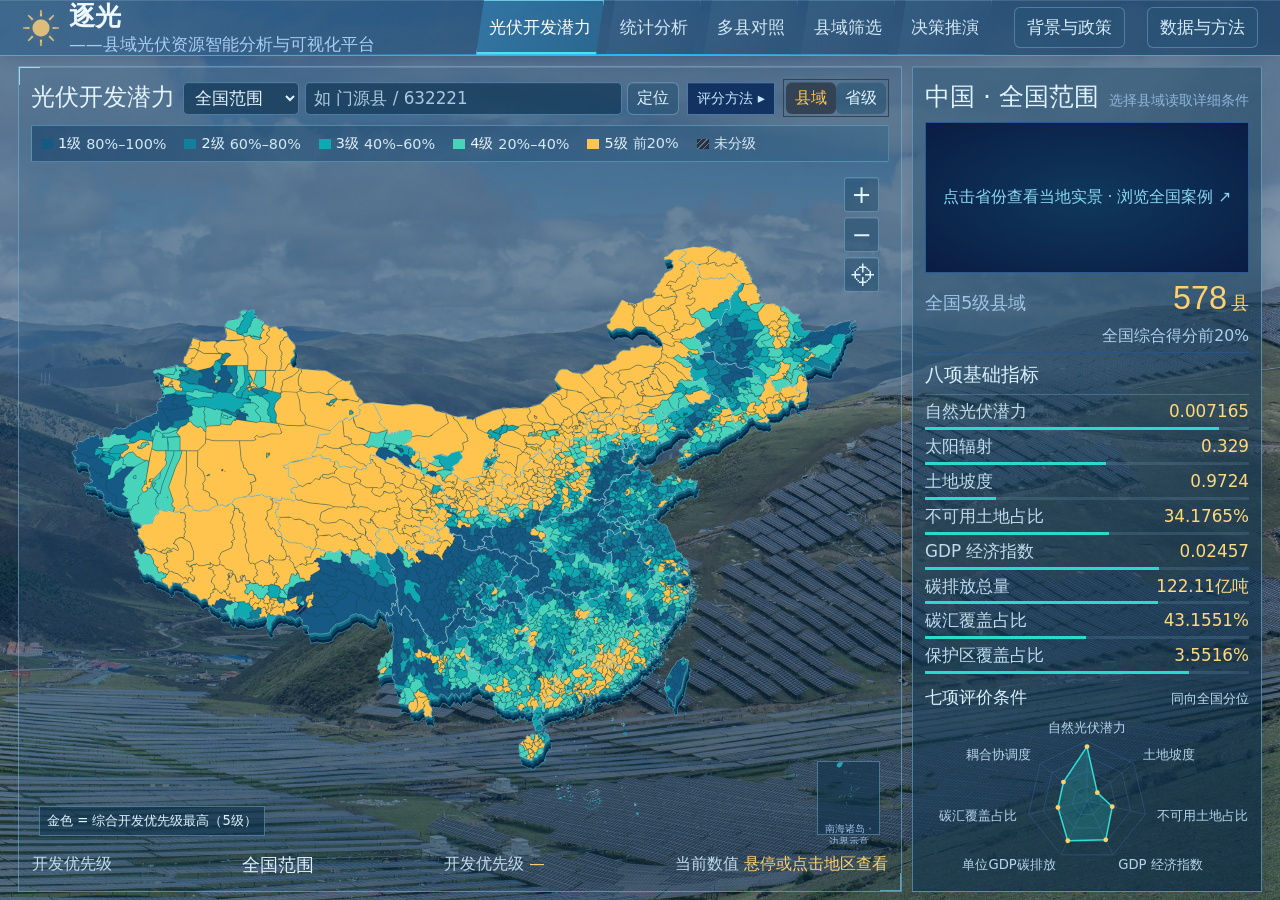
<file: index.html>
<!doctype html><html lang="zh-CN" data-atlas-boot="loading"><head><script id="atlasBuild">window.ATLAS_BUILD={"runtime":"atlas-runtime-v53-e13088b50cb6.js","style":"atlas-ui-v53-5fecef2a2b1a.css","manifest":"asset-manifest-v53-e815d8f55171.js","loader":"loader-v53-92fa35ac73b6.js"};</script><link id="atlasCorePreload" rel="preload" as="fetch" crossorigin href="assets/atlas-ce1258b85a.json.gz"><meta charset="utf-8"><meta name="viewport" content="width=device-width,initial-scale=1"><title>逐光——县域光伏资源智能分析与可视化平台</title><meta name="description" content="逐光——县域光伏资源智能分析与可视化平台：开发优先级、多指标地图、多县对照、实景案例与夜间灯光GDP估计。"><link rel="icon" href="data:image/svg+xml,%3Csvg xmlns='http://www.w3.org/2000/svg' viewBox='0 0 32 32'%3E%3Crect width='32' height='32' rx='8' fill='%23091322'/%3E%3Ccircle cx='16' cy='16' r='8' fill='%23ffb454'/%3E%3C/svg%3E"><script defer src="asset-manifest-v53-e815d8f55171.js"></script><script defer src="loader-v53-92fa35ac73b6.js"></script><style id="bootStyle">html[data-atlas-boot="loading"] body>header,html[data-atlas-boot="loading"] body>main{opacity:0!important;pointer-events:none!important}html[data-atlas-boot="loading"]{background:#153650}#atlasLoading{position:fixed!important;inset:0!important;width:100%!important;height:100dvh!important;z-index:10000!important;display:flex;align-items:center;justify-content:center;gap:16px;margin:0!important;padding:24px!important;box-sizing:border-box;background:linear-gradient(145deg,#285171,#112c43)!important;color:#e8f7ff;font:19.2px/1.7 'Microsoft YaHei',sans-serif}#atlasLoading[hidden]{display:none!important}#atlasLoading .loadingSun{font-size:36px;color:#ddbd7b}#retryAtlas{padding:8px 14px;border:1px solid #83b8d2;background:#2a5874;color:#eefaff}#retryAtlas[hidden]{display:none}</style><link rel="stylesheet" href="atlas-ui-v53-5fecef2a2b1a.css"><link rel="preload" as="script" href="atlas-runtime-v53-e13088b50cb6.js"></head><body><div id="atlasLoading" class="atlasLoading" role="status"><span class="loadingSun" aria-hidden="true">☀</span><span id="loadStatus">正在准备全国图谱…</span><button id="retryAtlas" hidden>重新加载</button></div>
<header><a class="brand" href="./"><span class="sun">☀</span><span class="brandCopy"><strong>逐光</strong><b>——县域光伏资源智能分析与可视化平台</b></span></a><nav aria-label="主导航"><a href="#contextSection">背景与政策</a><button id="atlasNav">地图与模型</button><button id="networkNav" hidden>区域关联</button></nav><button id="aboutBtn" class="quiet">数据与方法</button></header>
<main inert aria-busy="true"><section class="intro"><div><div class="eyebrow">SOLAR ATLAS / 03</div><h1>循光而行，因地而生。</h1><p>资源禀赋 × 区域发展 × 生态约束</p></div><div class="summary"><div><strong id="total">—</strong><span>当前有效县域</span></div><div><strong id="high">—</strong><span>最高优先级</span></div><div><strong id="mean">—</strong><span>平均协调度</span></div><div><strong>1,028</strong><span>所给保护区要素</span></div></div></section>
<div class="versionBar"><span><i></i>多源研究数据 · 非实时监测</span><label for="version">GDP 使用方案</label><select id="version"><option value="hybrid">统计 GDP 优先 · 灯光补缺</option></select><button id="modelJump">查看验证依据</button></div>
<section class="workspace" id="atlas"><aside class="left panel"><div class="eyebrow">01 / 指标图层</div><h2>多维度探索</h2><div id="metrics" class="metrics"></div><label for="province">地区范围</label><select id="province"><option value="">全国范围</option></select><label for="search">区县名称或代码</label><form id="searchForm"><input id="search" list="countyList" placeholder="如 门源县 / 632221" autocomplete="off"><button aria-label="查找区县" type="submit">定位</button></form><datalist id="countyList"></datalist><p id="searchStatus" class="subtle" aria-live="polite">选择县域可查看详情与近邻关系。</p><button id="reset" class="reset">返回全国</button></aside>
<section class="mapPanel"><div class="mapHeader"><div><div class="eyebrow" id="scopeName">中国 · 全国范围</div><h2 id="mapTitle">光伏开发优先级</h2><p id="mapSubtitle"></p></div><div class="segmented" role="group" aria-label="地图层级"><button id="countyMode" class="active">县域</button><button id="provinceMode">省级</button></div></div><div id="protectedControls" class="protectedControls" hidden><span>保护区呈现方式</span><div class="segmented"><button data-protected-view="footprint" class="active">实际边界</button><button data-protected-view="coverage">县域覆盖率</button></div></div><div class="overlayControls"><label><input type="checkbox" id="showLinks" checked>相似与近邻连线</label><label><input type="checkbox" id="showReserves">保护区边界</label><span id="geometryStatus" role="status"></span><span id="linkStatus">点击县域探索关系</span></div><div id="mapReading" class="mapReading" aria-live="polite"></div><div class="mapCanvas"><div class="orbital" aria-hidden="true"></div><svg id="map" viewBox="-12 -5 900 850" role="img" aria-label="中国县域光伏空间交互地图"><defs><pattern id="missing" width="6" height="6" patternUnits="userSpaceOnUse"><rect width="6" height="6" fill="#253246"/><path d="M0 6L6 0" stroke="#677589" stroke-width="1"/></pattern><filter id="linkGlow" x="-30%" y="-30%" width="160%" height="160%"><feGaussianBlur stdDeviation="1.8"/></filter></defs><g id="regions"></g><g id="outlines" pointer-events="none"></g><g id="reservesLayer" pointer-events="none"></g><g id="linksLayer" pointer-events="none"></g><g id="labelsLayer" pointer-events="none"></g></svg><div class="mapTools"><button id="zoomIn" aria-label="放大地图">+</button><button id="zoomOut" aria-label="缩小地图">−</button><button id="fit" aria-label="适应范围">⌖</button></div><div id="tooltip" role="status"></div><span class="mapNote">WGS84 / 所给区县边界<br>连线表示指标相似与距离关系，非输电线路</span></div><div class="legend"><div id="legendItems"></div><p id="legendNote"></p></div></section>
<aside class="right panel"><div class="eyebrow">02 / 地区画像</div><div id="detail"></div><div class="rankingHead"><h3 id="rankingTitle">当前指标 · 前五</h3><span>点击查看</span></div><div id="ranking"></div></aside></section>
<section class="bottom"><div class="panel distribution"><div class="sectionHeading"><div><div class="eyebrow">03 / 开发结构</div><h2>优先级分布</h2></div><span id="distributionCount"></span></div><div class="distributionBody"><svg id="donut" viewBox="0 0 180 180" aria-label="优先级占比环图"></svg><div id="distribution"></div></div><p class="subtle">分级阈值来自当前版本全样本，地区筛选不重新分级。</p></div><div class="panel relation"><div class="sectionHeading"><div><div class="eyebrow">04 / 空间关联</div><h2 id="relationTitle">相似与近邻关系</h2></div><button class="textButton" id="networkExplain">计算方法</button></div><div id="relationList"></div><p class="subtle">强度 = 65% 指标相似度 + 35% 距离接近度。候选近邻中的前四。</p></div><div class="panel scatterPanel"><div class="sectionHeading"><div><div class="eyebrow">05 / 系统协调</div><h2>协调与优先级</h2></div></div><div class="plotWrap"><svg id="scatter" viewBox="0 0 560 220" aria-label="协调度与综合得分散点图"></svg></div><p class="subtle">横轴：协调度 D　纵轴：综合得分　点击查看县域。</p></div></section>
<section class="contextSection panel" id="contextSection" aria-labelledby="contextTitle">
<div class="contextHead"><div><div class="eyebrow">06 / 从国家目标，到县域选择</div><h2 id="contextTitle">每一束光，都需要合适的落点。</h2><p>将能源转型的宏观命题，转化为可以比较、追溯和讨论的空间证据。</p></div><span class="contextStamp">RESEARCH<br>CONTEXT / 2026</span></div>
<div class="contextGrid"><div class="missionVisual"><span class="microLabel">研究背景 · 三重考量</span><svg viewBox="0 0 460 285" role="img" aria-label="太阳资源、区域发展与生态边界共同作用于县域选择的概念图；线条不表示定量关系"><defs><radialGradient id="contextHalo"><stop stop-color="#d3ba7b" stop-opacity=".17"/><stop offset="1" stop-color="#d3ba7b" stop-opacity="0"/></radialGradient></defs><circle cx="230" cy="145" r="140" fill="url(#contextHalo)"/><g fill="none" stroke="#72a79e" stroke-opacity=".26"><ellipse cx="230" cy="145" rx="175" ry="74"/><ellipse cx="230" cy="145" rx="175" ry="74" transform="rotate(60 230 145)"/><ellipse cx="230" cy="145" rx="175" ry="74" transform="rotate(-60 230 145)"/><path d="M230 40L365 220H95Z" stroke-dasharray="3 6"/></g><g fill="#0e2130" stroke="#789c9c"><circle cx="230" cy="40" r="27"/><circle cx="365" cy="220" r="27"/><circle cx="95" cy="220" r="27"/></g><g fill="#ffcf8b" text-anchor="middle" font-size="12"><text x="230" y="44">资源</text><text x="365" y="224">发展</text><text x="95" y="224">生态</text></g><circle cx="230" cy="145" r="47" fill="#182b36" stroke="#d3ba7b"/><text x="230" y="142" text-anchor="middle" fill="#f8e0b6" font-size="18">县域选择</text><text x="230" y="162" text-anchor="middle" fill="#8faabc" font-size="10" letter-spacing="2">SPATIAL DECISION</text></svg><p>概念示意 · 非定量网络</p></div>
<div class="missionCopy"><div class="storyTabs" role="tablist" aria-label="研究叙事"><button role="tab" id="storyTab0" aria-selected="true" aria-controls="storyPanel" data-story="0">背景</button><button role="tab" id="storyTab1" aria-selected="false" aria-controls="storyPanel" tabindex="-1" data-story="1">目的</button><button role="tab" id="storyTab2" aria-selected="false" aria-controls="storyPanel" tabindex="-1" data-story="2">决策路径</button></div><div id="storyPanel" role="tabpanel" aria-labelledby="storyTab0" tabindex="0"></div></div></div>
<div class="policyHeading"><div><div class="eyebrow">POLICY LANDMARKS</div><h3>政策坐标</h3></div><span>历史政策节点精选</span></div>
<div class="policyTimeline"><a target="_blank" rel="noopener" href="https://app.www.gov.cn/govdata/gov/202110/24/477377/article.html"><time>2021 / 09</time><span class="policyDot"></span><small>顶层设计</small><h4>碳达峰碳中和工作意见</h4><p>将绿色低碳发展融入区域布局，统筹能源转型与生态保护。</p><em>中共中央、国务院 · 查看原文 ↗</em></a><a target="_blank" rel="noopener" href="https://app.www.gov.cn/govdata/gov/202110/26/477466/article.html"><time>2021 / 10</time><span class="policyDot"></span><small>行动部署</small><h4>2030 年前碳达峰行动方案</h4><p>推进能源绿色低碳转型，因地制宜开展太阳能开发利用。</p><em>国务院 · 查看原文 ↗</em></a><a target="_blank" rel="noopener" href="https://www.nea.gov.cn/20250123/112c5b199c5f45dd8e7ac93c9f5e4eaf/c.html"><time>2025 / 01</time><span class="policyDot"></span><small>开发管理</small><h4>分布式光伏发电开发建设管理办法</h4><p>规范分布式光伏开发建设管理，推动高质量发展。</p><em>国家能源局 · 查看原文 ↗</em></a></div>
<div class="targetHorizon"><div><small>国家目标</small><strong>2030<span>年前 · 碳达峰</span></strong></div><div class="horizonLine" aria-hidden="true"><i></i><i></i></div><div><small>双碳远景</small><strong>2060<span>年前 · 碳中和</span></strong></div><p>目标依据：2021 年碳达峰碳中和工作意见。图谱提供县域条件比较，连接资源评估、生态约束与候选筛选。</p></div>
</section>
<section class="modelSection panel" id="modelSection"><div class="sectionHeading"><div><div class="eyebrow">07 / 可验证的模型更新</div><h2>夜间灯光 GDP 估计</h2><p>在未参与训练的地区，模型表现如何？</p></div><span class="badge" id="chosenModel"></span></div><div class="modelGrid"><div><div class="modelStats" id="modelStats"></div><div class="tableWrap"><table><thead><tr><th>模型</th><th>分组 CV R²</th><th>留出 R²</th><th>留出 MAE</th></tr></thead><tbody id="modelTable"></tbody></table></div><p class="subtle" id="modelSample"></p></div><div><svg id="modelPlot" viewBox="0 0 440 265" aria-label="独立留出集GDP观测与预测散点图"></svg><p class="subtle">观测与预测（亿元，对数刻度）；虚线为预测等于观测。</p></div></div><div class="methodStrip"><span>01　地级市分组留出</span><span>02　五折选择模型</span><span>03　独立地区验证</span><span>04　重算协调与优先级</span></div><p class="modelCaveat">R² 按 log(1+GDP) 计算；MAE 使用原 GDP 单位（亿元）。预测是灯光、面积与位置的模型估计，不替代统计真值。保留已有统计 GDP，仅补缺失与零值；县域详情标明 GDP 来源。</p></section>
<footer><span>逐光 · 县域光伏开发空间可视化</span><span id="coverage"></span><button id="footerAbout">数据来源与口径</button></footer></main>
<dialog id="about"><div class="dialogHead"><h2>数据与计算方法</h2><button id="closeAbout" aria-label="关闭数据说明">×</button></div><div class="dialogBody" id="aboutBody"></div></dialog><noscript>请启用 JavaScript 以使用交互图谱。</noscript></body></html>
</file>
<file: atlas-ui-v53-5fecef2a2b1a.css>
@charset "UTF-8";
:root{color-scheme:dark;--bg:#080f1b;--panel:#101c2c;--line:#253245;--muted:#99aabd;--text:#eaf1f7;--gold:#ffbb60;--blue:#68c5d5}*{box-sizing:border-box}body{margin:0;background:var(--bg);color:var(--text);font-family:"Microsoft YaHei","PingFang SC",system-ui,sans-serif;font-size:19.2px}button,input,select{font:inherit}button{cursor:pointer;color:inherit;border:1px solid var(--line);background:#172437;border-radius:6px}button:hover{background:#27394d}button:focus-visible,input:focus-visible,select:focus-visible,a:focus-visible{outline:2px solid var(--gold);outline-offset:3px}header{height:78px;border-bottom:1px solid var(--line);display:flex;align-items:center;gap:30px;padding:0 36px}.brand{display:flex;align-items:center;gap:13px;color:var(--text);text-decoration:none;font-size:30px;font-weight:700}.brand b{font-size:18px;font-weight:400;border-left:1px solid #465063;margin-left:15px;padding-left:15px}.sun{font-size:43.2px;color:var(--gold)}.edition{margin-left:auto;letter-spacing:2px;font-size:15.6px;color:var(--gold)}.edition span{color:var(--muted);margin-left:18px;letter-spacing:0}.quiet{padding:9px 16px;background:transparent;font-size:16.8px}main{max-width:1800px;margin:auto;padding:32px 36px 0}.intro{display:flex;align-items:center;justify-content:space-between;gap:25px;margin-bottom:30px}.eyebrow{color:var(--gold);font-size:14.4px;letter-spacing:2px;margin-bottom:12px}h1{font-size:40.8px;letter-spacing:2px;font-weight:500;margin:0 0 12px}p{line-height:1.7;margin:0;color:var(--muted)}.intro p{font-size:16.8px}.summary{display:flex;gap:38px}.summary>div{border-left:1px solid var(--line);padding-left:25px}.summary strong{display:block;font-size:38.4px;font-weight:500;font-variant-numeric:tabular-nums}.summary span{font-size:15.6px;display:block;color:var(--muted);margin-top:7px}.workspace{display:grid;grid-template-columns:225px minmax(340px,1fr) 290px;border:1px solid var(--line);border-radius:12px;overflow:hidden;background:#0c1625}.panel{padding:22px;background:var(--panel)}h2{font-size:21.6px;font-weight:500;margin:0 0 18px}h3{font-size:18px;font-weight:500}.left{border-right:1px solid var(--line)}.metrics{display:grid;gap:9px;margin:22px 0}.metrics button{text-align:left;padding:13px 14px;background:transparent}.metrics button span{display:block;font-size:18px}.metrics small{display:block;font-size:14.4px;color:var(--muted);margin-top:6px}.metrics button.active{border-color:#c58a41;background:#332b23;box-shadow:inset 3px 0 var(--gold)}.metrics button.active span{color:#ffcb85}label{display:block;font-size:15.6px;color:var(--muted);margin:18px 0 9px}select,input{width:100%;min-width:0;background:#0b1625;border:1px solid #334256;color:var(--text);padding:11px 9px;border-radius:5px;font-size:16.8px}form{display:flex;gap:5px}form button{padding:0 8px;font-size:15.6px;flex-shrink:0}.subtle{font-size:14.4px;color:var(--muted);margin-top:12px;line-height:1.7}.scope{border-top:1px solid var(--line);margin-top:24px;padding-top:20px}.scope span{color:var(--muted);font-size:14.4px}.scope strong{display:block;font-size:18px;margin:8px 0}.scope p{font-size:14.4px}.reset{margin-top:18px;padding:9px 12px;font-size:15.6px;width:100%;background:transparent}.mapPanel{display:flex;flex-direction:column;min-width:0;background:radial-gradient(ellipse at 45% 40%,#162b3c 0,#0c1625 70%)}.mapHeader{display:flex;justify-content:space-between;align-items:start;padding:22px 22px 0;gap:12px}.mapHeader h2{margin-bottom:5px}.mapHeader p{font-size:14.4px}.segmented{display:flex;border:1px solid #364154;border-radius:6px;padding:3px;flex-shrink:0}.segmented button{padding:6px 12px;border:0;background:transparent;font-size:15.6px}.segmented .active{background:#344353;color:var(--gold)}.mapCanvas{position:relative;flex:1;min-height:460px;overflow:hidden}#map{width:100%;height:100%;min-height:460px;max-height:650px;display:block;touch-action:none}.county{stroke:#101d2c;stroke-width:.32;vector-effect:non-scaling-stroke;cursor:pointer;transition:fill .25s}.province{stroke:#59707b;stroke-width:.7;vector-effect:non-scaling-stroke;cursor:pointer}.county:hover,.province:hover{filter:brightness(1.35);stroke:#fff;stroke-width:1}.selected{stroke:#fff!important;stroke-width:1.7!important;filter:brightness(1.22)}.outline{fill:none;stroke:#819ba2;stroke-width:.65;vector-effect:non-scaling-stroke;opacity:.65}.mapTools{position:absolute;top:24px;right:16px;display:grid;gap:5px}.mapTools button{width:33px;height:33px;font-size:24px;background:#102031dd}.mapNote{position:absolute;bottom:13px;left:22px;font-size:13.2px;line-height:1.7;color:#8599af;pointer-events:none}#tooltip{position:absolute;display:none;z-index:3;pointer-events:none;padding:10px 14px;border:1px solid #546070;border-radius:6px;background:#0a1322f2;font-size:15.6px;line-height:1.8;box-shadow:0 6px 30px #0008}.legend{padding:15px 22px 18px;border-top:1px solid #243345}.legend>div{display:flex;flex-wrap:wrap;gap:12px}.legend span{font-size:14.4px;color:#c0ceda;display:inline-flex;align-items:center;gap:6px}.legend i{width:17px;height:9px;border-radius:2px;display:inline-block}.legend p{font-size:13.2px;margin-top:9px}.right{border-left:1px solid var(--line)}.detailLocation{font-size:14.4px;color:var(--muted);margin:17px 0 7px}.detailTitle{font-size:31.2px;margin:0 0 10px;letter-spacing:1px}.badge{display:inline-block;font-size:14.4px;padding:5px 9px;background:#423426;color:#ffd296;border:1px solid #685138;border-radius:4px}.detailScore{display:flex;gap:20px;margin:24px 0}.detailScore strong{font-size:34.8px;font-weight:500;display:block;font-variant-numeric:tabular-nums}.detailScore span{font-size:14.4px;color:var(--muted);display:block;margin-top:6px}.indicator{margin:16px 0}.indicator>div{display:flex;justify-content:space-between;font-size:14.4px;margin-bottom:8px;color:#b7c9d9}.indicator b{font-weight:400;color:#ecf3fa}.track{height:5px;background:#273649;border-radius:3px;overflow:hidden}.track i{height:100%;display:block;background:#76bbbd}.detailNote{font-size:14.4px;line-height:1.8;margin:15px 0}.rankingHead{display:flex;align-items:center;justify-content:space-between;border-top:1px solid var(--line);margin-top:23px;padding-top:9px}.rankingHead span{font-size:13.2px;color:var(--muted)}.rank{display:flex;align-items:center;width:100%;text-align:left;border:0;background:transparent;border-radius:3px;gap:10px;padding:10px 0;font-size:15.6px}.rank em{font-size:14.4px;color:var(--gold);font-style:normal;width:19px}.rank span{flex:1;white-space:nowrap;overflow:hidden;text-overflow:ellipsis}.rank b{font-weight:400;font-size:14.4px;color:#c5d6e3;font-variant-numeric:tabular-nums}.bottom{display:grid;grid-template-columns:1fr 1.4fr;gap:18px;margin-top:18px}.bottom>.panel{border:1px solid var(--line);border-radius:10px}.sectionHeading{display:flex;justify-content:space-between;gap:15px;align-items:center}.sectionHeading h2{margin-bottom:5px}.sectionHeading>span{font-size:14.4px;color:var(--muted)}#distribution{display:flex;gap:14px;height:136px;align-items:end;margin-top:15px}.distItem{flex:1;display:flex;flex-direction:column;align-items:center;justify-content:end;gap:7px;height:100%}.distItem b{font-size:15.6px;font-weight:400}.distItem i{width:80%;min-height:2px;border-radius:3px 3px 0 0;opacity:.9}.distItem span{font-size:14.4px;color:var(--muted)}.plotWrap{height:165px;margin-top:10px}#scatter{width:100%;height:100%}#scatter circle{cursor:pointer}#scatter circle:hover{r:5;stroke:white;stroke-width:1}footer{display:flex;align-items:center;justify-content:space-between;gap:20px;padding:25px 0;color:#8799ad;font-size:14.4px}footer button{background:transparent;border:0;font-size:14.4px;color:var(--gold)}dialog{width:min(760px,92vw);max-height:85vh;padding:0;background:#101c2c;color:var(--text);border:1px solid #415166;border-radius:12px}dialog::backdrop{background:#020812cb;backdrop-filter:blur(4px)}.dialogHead{display:flex;align-items:center;justify-content:space-between;padding:22px;border-bottom:1px solid var(--line)}.dialogHead h2{margin:0}.dialogHead button{font-size:27.6px;width:35px;height:35px}.dialogBody{padding:22px;overflow:auto}.dialogBody h3{color:var(--gold);margin-top:25px}.dialogBody p{font-size:16.8px;margin:10px 0}.dialogBody details{font-size:16.8px;color:var(--muted);margin-top:25px}.dialogBody summary{cursor:pointer}.empty{color:var(--muted);font-size:16.8px;line-height:1.8}
@media(min-width:1550px){.workspace{grid-template-columns:250px minmax(400px,1fr) 320px}.mapCanvas{min-height:560px}}@media(max-width:1150px){main{padding:24px 18px 0}header{padding:0 20px}.workspace{grid-template-columns:190px minmax(320px,1fr) 240px}.panel{padding:17px}.summary{gap:17px}.summary>div{padding-left:17px}h1{font-size:33.6px}.summary strong{font-size:32.4px}.mapHeader{padding:18px 15px 0}}@media(max-width:900px){.workspace{grid-template-columns:190px 1fr}.right{grid-column:1/-1;border-left:0;border-top:1px solid var(--line);display:grid;grid-template-columns:1fr 1fr;gap:15px}.right>.eyebrow{grid-column:1/-1;margin:0}.right .rankingHead{display:none}#ranking{padding-top:15px}.intro{align-items:start;flex-direction:column}.summary{width:100%;justify-content:space-between}.summary>div:first-child{padding-left:0;border:0}.edition{display:none}header .quiet{margin-left:auto}.bottom{grid-template-columns:1fr 1fr}.detailScore{margin:16px 0}}@media(max-width:620px){header{height:68px;padding:0 14px}.brand{font-size:27.6px}.brand b{font-size:14.4px;margin-left:7px;padding-left:7px}.quiet{font-size:14.4px;padding:8px}main{padding:23px 12px 0}.intro{margin-bottom:22px}h1{font-size:33.6px}.intro p{font-size:15.6px}.summary strong{font-size:30px}.summary span{font-size:13.2px}.workspace{display:block}.left{border:0;padding:15px}.left>.eyebrow,.left>h2,.scope,.reset{display:none}.metrics{grid-template-columns:1fr 1fr;margin:0 0 14px;gap:8px}.metrics button{padding:9px 10px}.metrics button span{font-size:16.8px}.metrics small{font-size:13.2px}.left label{margin-top:10px}.mapPanel{border-top:1px solid var(--line)}.mapCanvas,#map{min-height:400px;height:440px}.mapHeader{gap:5px}.mapHeader h2{font-size:19.2px}.segmented button{padding:6px 10px}.right{display:block}.right>.eyebrow{margin-bottom:10px}.rankingHead{display:flex!important}.bottom{grid-template-columns:1fr}footer{flex-direction:column;gap:10px;text-align:center}.legend>div{gap:9px}.detailTitle{font-size:30px}.sectionHeading>span{font-size:13.2px}}@media(prefers-reduced-motion:reduce){*{transition:none!important}}
/* Spatial observatory theme: original navy, teal and amber palette retained. */
html{scroll-behavior:smooth}body{background-color:#080f1b;background-image:radial-gradient(ellipse at 50% 0,#1e3c502e,transparent 55%),linear-gradient(#172b3b25 1px,transparent 1px),linear-gradient(90deg,#172b3b25 1px,transparent 1px);background-size:auto,48px 48px,48px 48px}header{height:82px;background:linear-gradient(180deg,#101f30e6,#080f1bcc);border-bottom-color:#395366;position:relative;gap:22px}header:after{content:'';height:2px;width:24%;position:absolute;bottom:-1px;left:38%;background:linear-gradient(90deg,transparent,#ffbb60,transparent)}header nav{display:flex;align-items:center;gap:8px;margin-left:auto}header nav button,header nav a{color:#b7c9d9;padding:12px 18px;font-size:16.8px;text-decoration:none;background:transparent;border:0;border-radius:0}header nav .navActive{color:#ffcb85;box-shadow:inset 0 -2px #b98b4f;background:linear-gradient(0deg,#9d763619,transparent)}main{max-width:1900px;padding:26px 28px 0}.intro{margin-bottom:22px}.intro h1{font-size:36px;letter-spacing:3px}.intro .eyebrow{font-size:14.4px;letter-spacing:4px;margin-bottom:10px}.intro p{font-size:16.8px;color:#98aabb}.summary{gap:24px}.summary strong{font-family:Bahnschrift,"Segoe UI",sans-serif;font-size:38.4px;letter-spacing:1px}.summary span{font-size:15.6px}.summary>div{padding-left:22px}.versionBar{display:flex;align-items:center;gap:14px;margin-bottom:17px;color:#9bacbd;font-size:15.6px}.versionBar>span{margin-right:auto;display:flex;align-items:center;gap:9px}.versionBar i{width:6px;height:6px;background:#ffbb60;box-shadow:0 0 10px #ffbb6050}.versionBar label{margin:0;font-size:15.6px}.versionBar select{width:260px;padding:9px 11px;font-size:15.6px}.versionBar button{font-size:15.6px;background:transparent;padding:8px 12px}.workspace{border:0;overflow:visible;background:transparent;gap:14px;grid-template-columns:218px minmax(420px,1fr) 294px;align-items:stretch}.panel,.mapPanel{position:relative;border:1px solid #354b5c;border-radius:3px;background:linear-gradient(135deg,#142637ed,#0e1a2aee);box-shadow:inset 0 0 26px #050e1835,0 8px 24px #0000001a}.panel:before,.mapPanel:before{content:'';position:absolute;inset:-1px;pointer-events:none;background:linear-gradient(#bb995e,#bb995e) left top/18px 2px no-repeat,linear-gradient(#bb995e,#bb995e) left top/2px 18px no-repeat,linear-gradient(#6d9399,#6d9399) right bottom/18px 2px no-repeat,linear-gradient(#6d9399,#6d9399) right bottom/2px 18px no-repeat;opacity:.8}.panel{padding:19px}.left,.right{border:1px solid #354b5c}.left h2{font-size:20.4px;margin-bottom:16px}.metrics{gap:4px;margin:12px 0 16px}.metrics button{display:flex;align-items:center;gap:10px;padding:10px 9px;border-color:transparent;border-radius:2px}.metrics button span{font-size:16.8px}.metrics button em{font-family:Bahnschrift,sans-serif;font-style:normal;color:#6e869a;font-size:14.4px;letter-spacing:1px}.metrics button.active{background:linear-gradient(90deg,#70502d55,#332b2320);border-color:#8266447a;box-shadow:inset 2px 0 var(--gold)}.metrics button.active em{color:#ffbb60}.left label{font-size:15.6px;margin-top:13px}.left input,.left select{font-size:15.6px;padding:10px 8px}.left .subtle{font-size:14.4px}.reset{margin-top:12px}.mapPanel{overflow:hidden;background:radial-gradient(ellipse at 50% 43%,#193345b0,#0b1725 73%);display:flex;flex-direction:column}.mapHeader{padding:22px 22px 0}.mapHeader .eyebrow{font-size:13.2px;margin-bottom:8px;color:#88a7b3;letter-spacing:2px}.mapHeader h2{font-size:24px;letter-spacing:1px}.mapHeader p{font-size:14.4px;line-height:1.7}.overlayControls{display:flex;flex-wrap:wrap;gap:10px 18px;align-items:center;padding:16px 22px 0}.overlayControls label{display:flex;align-items:center;gap:7px;margin:0;font-size:14.4px;color:#b5c5d2;cursor:pointer}.overlayControls input{width:13px;height:13px;margin:0;accent-color:#d3ba7b}.overlayControls>span{font-size:13.2px;color:#7493a6;margin-left:auto}.mapCanvas{min-height:470px;flex:1;background-image:radial-gradient(#65889830 .7px,transparent .7px);background-size:18px 18px;isolation:isolate}#map{position:relative;z-index:1;min-height:470px;max-height:none;height:100%;filter:drop-shadow(0 7px 5px #0007)}.orbital{position:absolute;width:85%;height:40%;border:1px solid #547f8b20;border-radius:50%;left:7%;bottom:18%;transform:rotate(-8deg);box-shadow:0 0 0 28px #547f8b08,0 0 0 55px #547f8b08,0 0 90px #d3ba7b07;pointer-events:none}.mapTools{z-index:2}.mapTools button{border-color:#3c5464;border-radius:3px}.mapNote{z-index:2;font-size:13.2px;color:#93aaba}.county{stroke:#102330;stroke-width:.4}.province{stroke:#97b8be;stroke-width:.7}.outline{stroke:#789da2;stroke-width:.55;opacity:.72}.selected{stroke:#fff0b3!important;filter:brightness(1.2)}.reserveShape{fill:#72a79e33;stroke:#a7d5d0;stroke-width:.65;vector-effect:non-scaling-stroke}.relationGlow{fill:none;stroke:#ffbb60;stroke-width:5;filter:url(#linkGlow);vector-effect:non-scaling-stroke}.relationLine{fill:none;stroke:#ffe0a4;stroke-width:1;vector-effect:non-scaling-stroke;stroke-dasharray:4 2}.relationNode{fill:#ffe3a7;stroke:#fff1d1;stroke-width:.3;filter:drop-shadow(0 0 3px #ffbb60)}.mapLabel{fill:#fbe7bf;font-size:12px;paint-order:stroke;stroke:#112335;stroke-width:3px;stroke-linejoin:round}.legend{background:#0d1a28bb;border-color:#344c5e;padding:14px 20px}.legend>div{gap:8px 13px}.legend span{font-size:13.2px}.legend p{font-size:13.2px;color:#8fa9bb}.missingKey{background:repeating-linear-gradient(135deg,#253246 0 3px,#677589 3px 4px)}.detailLocation{line-height:1.7;font-size:14.4px;margin-top:13px}.detailTitle{font-size:27.6px;line-height:1.5}.detailScore{margin:20px 0;gap:30px}.detailScore strong{font-family:Bahnschrift,"Segoe UI",sans-serif;font-size:33.6px}.selectedMetric{display:flex;align-items:center;justify-content:space-between;margin-top:18px;padding:14px 0;border-bottom:1px solid #354a5a}.selectedMetric span{font-size:15.6px;color:#9eb3c4}.selectedMetric strong{font-size:30px;font-family:Bahnschrift,sans-serif;color:#ffce87}.indicator{margin:14px 0}.indicator>div{font-size:14.4px}.indicator .track{height:4px}.gdpEstimate{padding:13px;background:#0b1828;border-left:2px solid #82aba6}.gdpEstimate span{font-size:14.4px;color:#a8becd;display:block}.gdpEstimate b{display:block;font-family:Bahnschrift,sans-serif;font-size:26.4px;font-weight:500;margin:7px 0}.gdpEstimate small{font-size:13.2px;color:#8da5b8}.rankingHead{margin-top:17px}.rankingHead h3{font-size:15.6px;line-height:1.6}.rank{padding:9px 0}.rank b{font-size:14.4px}.rank span{font-size:15.6px}.bottom{grid-template-columns:1fr 1fr 1.15fr;gap:14px;margin-top:14px}.bottom>.panel{border-color:#354b5c;border-radius:3px}.sectionHeading .eyebrow{font-size:13.2px;letter-spacing:2px;margin-bottom:8px}.sectionHeading h2{font-size:20.4px}.sectionHeading p{font-size:16.8px}.sectionHeading>span{font-size:14.4px}.distributionBody{display:flex;align-items:center;gap:12px;min-height:190px}#donut{width:43%;max-width:170px;flex-shrink:0}#distribution{display:block;flex:1;height:auto;margin:15px 0}.distLine{display:flex;gap:8px;align-items:center;margin:12px 0;font-size:14.4px}.distLine>i{width:7px;height:7px;border-radius:1px}.distLine span{color:#9bb3c3}.distLine b{font-weight:400;margin-left:auto}.distLine small{font-size:13.2px;color:#8299ad;min-width:37px;text-align:right}.textButton{border:0;background:transparent;color:#c5b389;font-size:14.4px;padding:0}.relationRow{display:flex;width:100%;gap:12px;align-items:center;border:0;border-radius:0;border-bottom:1px solid #2b40504d;background:transparent;padding:12px 0;text-align:left}.relationRow span{font-size:15.6px;flex:1;min-width:0;white-space:nowrap;overflow:hidden;text-overflow:ellipsis}.relationRow small{display:block;font-size:13.2px;color:#849eaf;margin-top:5px}.relationRow>i{height:3px;background:#2b4050;width:48px;flex-shrink:0}.relationRow>i b{display:block;height:100%;background:#d3ba7b}.relationRow strong{font-size:15.6px;font-weight:400;color:#ffce87}.relation .subtle{font-size:13.2px}.plotWrap{height:182px}.modelSection{margin-top:14px;padding:26px;scroll-margin-top:20px}.modelSection>.sectionHeading h2{font-size:28.8px}.modelGrid{display:grid;grid-template-columns:1.3fr 1fr;gap:40px;margin-top:22px}.modelStats{display:flex;gap:34px;margin-bottom:22px}.modelStats span{font-size:14.4px;color:#8da8ba;display:block}.modelStats strong{display:block;font-family:Bahnschrift,sans-serif;font-size:37.2px;font-weight:500;margin:9px 0 5px;color:#ffe1b0}.modelStats em{font-size:14.4px;font-style:normal;margin-left:7px;color:#b6c4ce}.modelStats small{font-size:14.4px;color:#8da8ba}.tableWrap{overflow-x:auto}table{border-collapse:collapse;width:100%;font-size:15.6px}th{text-align:right;color:#8da8ba;font-size:14.4px;font-weight:400;background:#12293a}th:first-child,td:first-child{text-align:left}td,th{padding:12px 10px;border-bottom:1px solid #2c44524a}td{text-align:right;font-variant-numeric:tabular-nums}.chosen{background:#58442733;color:#fbd394}#modelPlot{width:100%;height:310px}.methodStrip{display:flex;gap:14px;margin-top:24px;border-top:1px solid #344b5d;padding-top:20px}.methodStrip span{flex:1;color:#8faabc;font-size:15.6px;border-left:2px solid #857853;padding-left:13px}.modelCaveat{font-size:14.4px;margin-top:20px;color:#8ba1b3;line-height:1.9}.dialogBody a{color:#f4cb8d}.dialogBody h3{line-height:1.7}.dialogBody p{line-height:1.9}.bottom .subtle{font-size:13.2px}.eyebrow{color:#d6b77f}footer{font-size:14.4px}
@media(min-width:1550px){.workspace{grid-template-columns:230px minmax(450px,1fr) 315px}.mapCanvas,#map{min-height:530px}.panel{padding:21px}.metrics button{padding:10px 12px}.metrics button span{font-size:18px}.mapHeader h2{font-size:27.6px}}@media(max-width:1190px){main{padding:24px 16px 0}.workspace{grid-template-columns:195px minmax(300px,1fr) 255px;gap:10px}.panel{padding:15px}.summary{gap:13px}.summary>div{padding-left:14px}.summary strong{font-size:33.6px}.intro h1{font-size:30px}header{padding:0 20px}.brand b{font-size:15.6px}header nav button,header nav a{padding:10px 9px;font-size:15.6px}.mapHeader{padding:18px 16px 0}.overlayControls{padding:12px 16px 0}.bottom{grid-template-columns:1fr 1fr;gap:10px}.scatterPanel{grid-column:1/-1}.scatterPanel .plotWrap{height:220px}.modelGrid{gap:20px}.modelStats{gap:20px}.modelStats strong{font-size:31.2px}.modelSection{padding:22px}.distributionBody{min-height:210px}}@media(max-width:950px){.workspace{grid-template-columns:195px 1fr}.right{grid-column:1/-1;display:grid;grid-template-columns:1.4fr 1fr;gap:15px;border:1px solid #354b5c}.right>.eyebrow{grid-column:1/-1}.right .rankingHead{display:none}.intro{flex-direction:column;gap:20px;align-items:stretch}.summary{justify-content:space-between}.summary>div:first-child{border:0;padding-left:0}.modelGrid{grid-template-columns:1fr}.modelGrid #modelPlot{height:300px}.versionBar>span{font-size:13.2px}.versionBar label{display:none}.versionBar select{width:230px}.methodStrip{flex-wrap:wrap}.methodStrip span{flex-basis:40%}header nav{gap:1px}.brand b{display:none}.mapCanvas,#map{height:590px;min-height:500px}#modelSection .sectionHeading{align-items:start;gap:15px}.mapPanel{min-width:0}}
@media(max-width:620px){header{height:auto;min-height:70px;flex-wrap:wrap;padding:12px 15px;gap:7px}.brand{font-size:28.8px}header nav{order:3;width:100%;justify-content:space-between;border-top:1px solid #263d4c;margin-top:7px;padding-top:5px}header nav button,header nav a{font-size:15.6px;padding:7px 16px}header .quiet{font-size:14.4px;margin-left:auto}.intro h1{font-size:32.4px}.summary{gap:9px;flex-wrap:wrap}.summary>div{padding-left:10px}.summary strong{font-size:27.6px}.summary span{font-size:12px}.versionBar{gap:8px;flex-wrap:wrap}.versionBar>span{width:100%;margin-bottom:3px}.versionBar select{flex:1;width:auto}.versionBar button{font-size:14.4px;padding:8px}.workspace{display:block}.left{padding:15px}.left>h2,.left>.eyebrow{display:none}.metrics{grid-template-columns:1fr 1fr;gap:5px;margin:0}.metrics button{padding:9px 6px;gap:6px;border-color:#294052}.metrics button span{font-size:15.6px}.metrics button em{font-size:13.2px}.left label{margin-top:13px}.left .reset{display:block}.mapPanel{margin-top:12px}.mapHeader{padding:18px 15px 0}.mapHeader h2{font-size:21.6px}.mapHeader p{font-size:13.2px}.mapHeader .eyebrow{font-size:12px}.overlayControls{gap:10px;padding:13px 15px 0}.overlayControls>span{width:100%;margin:0}.mapCanvas,#map{height:460px;min-height:460px}.mapNote{font-size:12px;left:15px;bottom:10px}.legend{padding:13px 15px}.legend span{font-size:12px}.legend p{font-size:13.2px}.right{margin-top:12px;display:block;padding:18px}.right>.eyebrow{margin-bottom:10px}.detailTitle{font-size:30px}.right .rankingHead{display:flex}.indicator>div{font-size:15.6px}.detailLocation,.detailNote{font-size:15.6px}.bottom{grid-template-columns:1fr;margin-top:12px;gap:12px}.scatterPanel{grid-column:auto}.bottom .panel{padding:20px}.modelSection{padding:20px;margin-top:12px}.modelSection>.sectionHeading{display:block}.modelSection .badge{margin-top:14px}.modelStats{gap:17px;flex-wrap:wrap}.modelStats strong{font-size:28.8px}.modelStats span,.modelStats small{font-size:13.2px}.modelGrid{margin-top:18px}.modelGrid #modelPlot{height:auto}.methodStrip{gap:18px}.methodStrip span{font-size:14.4px}.tableWrap td,.tableWrap th{font-size:13.2px;padding:10px 6px}footer{font-size:13.2px}.distributionBody{min-height:180px}#donut{width:46%}}
@media(prefers-reduced-motion:reduce){html{scroll-behavior:auto}*{animation:none!important;transition:none!important}}
/* Keep interactive geometry out of offscreen SVG filter surfaces. */
#map{filter:none}.county,.province{transition:none}.county:hover,.province:hover,.selected{filter:none}.relationGlow{filter:none;stroke-width:3;opacity:.18}.relationNode{filter:none}
.contextSection{margin-top:18px;padding:34px;scroll-margin-top:20px;background:radial-gradient(ellipse at 12% 35%,#31515335,transparent 50%),linear-gradient(120deg,#132534,#0d1928);overflow:hidden}
.contextHead{display:flex;justify-content:space-between;gap:24px}.contextHead h2{font-size:34.8px;font-weight:500;letter-spacing:2px;margin:12px 0}.contextHead p{font-size:16.8px;color:#93aebe;line-height:1.8}.contextStamp{font-size:13.2px;color:#738c9f;letter-spacing:3px;line-height:1.9;text-align:right;padding-top:8px;flex-shrink:0}
.contextGrid{display:grid;grid-template-columns:1fr 1.15fr;gap:54px;margin-top:30px;align-items:center}.microLabel{font-size:13.2px;letter-spacing:3px;color:#9eb7bb}.missionVisual svg{display:block;width:100%;max-height:310px;margin:auto}.missionVisual>p{text-align:center;color:#708b9e;font-size:12px;letter-spacing:2px;margin:0}.storyTabs{display:flex;gap:26px;border-bottom:1px solid #334958}.storyTabs button{border:0;background:transparent;border-radius:0;padding:12px 0;color:#90aabb;font-size:16.8px}.storyTabs button[aria-selected=true]{color:#ffcf8b;box-shadow:0 2px #d3ba7b}#storyPanel{min-height:305px;padding-top:8px}#storyPanel h3{font-size:25.2px;font-weight:500;margin:20px 0 12px;color:#e7e2d6}#storyPanel>p{font-size:15.6px;line-height:1.9;color:#9bb0bd}.storySteps{display:grid;gap:14px;margin-top:23px}.storySteps>div{display:flex;gap:17px;align-items:center}.storySteps em{font:26.4px Bahnschrift,sans-serif;color:#bda975;font-style:normal;opacity:.8}.storySteps b{font-size:15.6px;font-weight:500;color:#c5d7dd;display:block}.storySteps small{display:block;font-size:14.4px;color:#7f9baa;margin-top:5px;line-height:1.6}
.policyHeading{display:flex;justify-content:space-between;align-items:end;border-top:1px solid #304654;padding-top:30px;margin-top:30px}.policyHeading h3{font-size:26.4px;font-weight:500;margin:8px 0 0}.policyHeading>span{font-size:13.2px;color:#7993a4}.policyTimeline{display:grid;grid-template-columns:repeat(3,1fr);margin-top:26px;gap:0}.policyTimeline>a{text-decoration:none;color:inherit;display:block;position:relative;padding:0 28px 18px 0}.policyTimeline time{font:26.4px Bahnschrift,sans-serif;letter-spacing:2px;color:#d3ba7b}.policyDot{display:block;height:28px;position:relative;margin-top:12px}.policyDot:before{content:'';position:absolute;top:8px;left:0;width:calc(100% + 28px);height:1px;background:linear-gradient(90deg,#ab956155,#426473)}.policyDot:after{content:'';position:absolute;width:6px;height:6px;border:1px solid #e4c287;background:#102432;transform:rotate(45deg);top:5px;left:1px}.policyTimeline small{font-size:12px;color:#79a6a6;letter-spacing:2px}.policyTimeline h4{font-size:19.2px;line-height:1.7;margin:9px 0;font-weight:500;color:#dce3dd}.policyTimeline p{font-size:14.4px;line-height:1.9;color:#8da8b7;max-width:360px}.policyTimeline em{font-size:13.2px;color:#bfae84;font-style:normal;display:block;margin-top:18px}.policyTimeline a:hover h4{color:#ffd08e}.policyTimeline a:focus-visible,.storyTabs button:focus-visible{outline:2px solid #ffcf8b;outline-offset:4px}
.targetHorizon{background:#09172388;border:1px solid #294250;display:flex;align-items:center;gap:28px;padding:24px;margin-top:13px}.targetHorizon small{font-size:12px;color:#819ea9;letter-spacing:2px}.targetHorizon strong{font:45.6px Bahnschrift,sans-serif;color:#e9d4ab;display:block;margin-top:7px;white-space:nowrap}.targetHorizon strong span{font:14.4px sans-serif;color:#acbdbf;display:block;margin-top:6px}.horizonLine{height:1px;background:linear-gradient(90deg,#d3ba7b88,#72a79e88);flex:1;min-width:35px;position:relative}.horizonLine i{position:absolute;width:5px;height:5px;border:1px solid #d3ba7b;transform:rotate(45deg);top:-2px;background:#102432}.horizonLine i:last-child{right:0}.targetHorizon>p{max-width:310px;font-size:13.2px;line-height:1.9;color:#7994a5;margin-left:20px}.contextSection,.modelSection,.bottom{content-visibility:auto;contain-intrinsic-size:auto 700px}.bottom{contain-intrinsic-size:auto 300px}
@media(max-width:950px){.contextGrid{gap:25px}.contextHead h2{font-size:28.8px}.targetHorizon{flex-wrap:wrap}.targetHorizon>p{max-width:none;width:100%;margin:0}.policyTimeline>a{padding-right:18px}.policyDot:before{width:calc(100% + 18px)}}
@media(max-width:620px){.contextSection{padding:22px 18px}.contextHead h2{font-size:27.6px;line-height:1.6}.contextStamp{display:none}.contextGrid{grid-template-columns:1fr;gap:22px}.missionVisual svg{max-height:240px}.policyHeading{align-items:start;gap:12px}.policyHeading>span{max-width:115px;line-height:1.8}.policyTimeline{grid-template-columns:1fr;gap:22px}.policyTimeline>a{border-left:1px solid #3b555d;padding:0 0 5px 22px}.policyDot{position:absolute;top:-8px;left:-4px;margin:0}.policyDot:before{display:none}.policyTimeline p{max-width:none}.policyTimeline em{margin-top:10px}.targetHorizon{gap:15px;padding:20px 15px}.targetHorizon strong{font-size:39.6px}header nav button,header nav a{padding:7px 6px;font-size:14.4px}#storyPanel{min-height:340px}}

/* Clear spatial encodings and compact reading guidance. */
[hidden]{display:none!important}
.atlasLoading{display:flex;align-items:center;gap:14px;padding:22px;color:#e6d7b7;background:linear-gradient(105deg,#233242,#151f2c);border-block:1px solid #3b4955;font-size:15.6px}
.atlasLoading button{padding:8px 12px}.loadingSun{font-size:36px;color:var(--gold)}
.protectedControls{display:flex;align-items:center;justify-content:space-between;gap:12px;padding:12px 22px;border-bottom:1px solid var(--line);background:#142333;font-size:14.4px;color:var(--muted)}
.mapReading{display:flex;gap:22px;align-items:center;padding:13px 22px;border-bottom:1px solid #263847;background:#101e2d}
.mapReading>span{flex-shrink:0}.mapReading small{display:block;font-size:12px;color:var(--muted);margin-bottom:5px;letter-spacing:1px}.mapReading b{font-size:15.6px;font-weight:500;color:#dfd7c5}.mapReading p{font-size:13.2px;line-height:1.65;margin-left:auto;max-width:310px}
.reserveShape{fill:#ffb45466;stroke:#ffc77d;stroke-width:.55;vector-effect:non-scaling-stroke}
#geometryStatus{color:#e5c590;font-size:13.2px}#geometryStatus:empty{display:none}
.selectedMetric strong{font-size:clamp(22.8px,2.16vw,36px);overflow-wrap:anywhere;font-variant-numeric:tabular-nums}.rank b{font-size:13.2px;max-width:130px;overflow-wrap:anywhere}
.doubleTrack span{font-size:13.2px}.metricDelta{overflow-wrap:anywhere;min-width:100px}
@media(max-width:760px){.mapReading{gap:16px;padding:12px;flex-wrap:wrap}.mapReading p{max-width:none;margin:0;flex-basis:100%}.protectedControls{padding:12px;flex-wrap:wrap}.overlayControls{flex-wrap:wrap}.selectedMetric strong{font-size:28.8px}}
@media(prefers-reduced-motion:reduce){html{scroll-behavior:auto}*,*::before,*::after{animation:none!important;transition:none!important}}

.evidenceSection{padding:32px;margin-top:18px;scroll-margin-top:20px;background:linear-gradient(125deg,#172b37,#0d1928)}.evidenceSection h2{font-size:33.6px;font-weight:500;letter-spacing:1px}.evidenceSection h3{font-size:27.6px;font-weight:500;line-height:1.5}.evidenceSection p{font-size:15.6px;color:#9cb1bf;line-height:1.9}.evidenceAnchor{color:#d3ba7b;text-decoration:none;white-space:nowrap;font-size:15.6px}.findingGrid{display:grid;grid-template-columns:repeat(3,1fr);gap:18px;margin:26px 0 36px}.findingCard{display:block;text-align:left;padding:24px;border:1px solid #3b515d;background:linear-gradient(145deg,#21404955,#0b192633);border-radius:2px}.findingCard>span{color:#87aaaa;font-size:13.2px;letter-spacing:2px}.findingCard strong{display:block;font-size:36px;font-weight:500;color:#efcf95;margin:23px 0 15px}.findingCard small{font-size:15.6px;color:#9badb5}.findingCard p{font-size:14.4px;min-height:68px}.findingCard em{font-size:14.4px;color:#bda976;font-style:normal;display:block;margin-top:18px}.findingCard:hover{border-color:#bd9b62;background:#23434a55}.stabilityGrid{display:grid;grid-template-columns:1.1fr 1fr;gap:50px;border-top:1px solid #344c5a;padding-top:30px;scroll-margin-top:20px}.matrix{display:grid;grid-template-columns:repeat(5,1fr);gap:6px}.matrix button{display:flex;flex-direction:column;gap:8px;align-items:center;padding:12px 3px;border:1px solid #526b6933;background:rgb(114 167 158 / var(--density));border-radius:2px}.matrix button[aria-pressed=true]{outline:2px solid #ffd18b;outline-offset:1px;color:#ffe5bd}.matrix small{font-size:13.2px;color:#c7d7d7}.matrix b{font:25.2px Bahnschrift,sans-serif}.matrixAxes{display:flex;justify-content:space-between;color:#9aafba;font-size:13.2px;margin:18px 0 10px}.evidenceNote{font-size:13.2px!important;line-height:1.9!important;color:#829aaa!important}.migrationResults{padding:24px;background:#08172366;border:1px solid #2f4654}#cohortList{display:grid;grid-template-columns:1fr 1fr;gap:7px;margin-top:18px}#cohortList button{position:relative;text-align:left;background:#172c394d;border:1px solid #334b594d;padding:10px 21px 10px 10px;min-width:0}#cohortList button span{display:block;font-size:14.4px;white-space:nowrap;overflow:hidden;text-overflow:ellipsis}#cohortList small{font-size:12px;color:#789ba8}#cohortList b{position:absolute;right:8px;top:12px;color:#d3ba7b}.compareSection{border-top:1px solid #344c5a;margin-top:35px;padding-top:28px;scroll-margin-top:20px}.compareControls{display:flex;gap:20px;align-items:end;margin:24px 0}.compareControls label{flex:1;color:#d3ba7b;font-size:14.4px;min-width:0}.compareControls label:nth-child(2){color:#8bb8af}.compareControls select{margin-top:9px;width:100%;font-size:14.4px}.compareControls button,#useSelectedCounty{font-size:14.4px;padding:11px;color:#cddadf}.compareGrades{display:flex;gap:22px;color:#d3ba7b}.compareGrades span:last-child{color:#8bb8af}#comparisonSummary{display:flex;justify-content:space-between;gap:15px;align-items:center;padding:20px;background:#09172499;margin-bottom:20px}#comparisonSummary small{color:#8aa6b4;font-size:13.2px}#comparisonSummary strong{display:flex;gap:20px;margin-top:10px;font-size:22.8px;font-weight:500}#comparisonSummary i{font-style:normal;color:#586c77}.compareMetric{display:grid;grid-template-columns:220px 1fr 75px;gap:20px;align-items:center;border-bottom:1px solid #2b435055;padding:13px 0}.compareMetric b{font-size:15.6px;font-weight:400}.compareMetric small{display:block;color:#718e9c;font-size:12px;margin-top:5px}.doubleTrack>div{height:18px;background:#08162488;position:relative;margin:4px 0}.doubleTrack i{display:block;height:100%;background:linear-gradient(90deg,#856e43,#d3ba7b);max-width:100%}.doubleTrack>div:nth-child(2) i{background:linear-gradient(90deg,#365e61,#72a79e)}.doubleTrack span{position:absolute;right:5px;top:1px;color:#fff;font-size:13.2px;text-shadow:0 1px 3px #000}.metricDelta{font-size:13.2px;line-height:1.8;text-align:right;color:#8fa4ae}button:focus-visible,a:focus-visible{outline:2px solid #edc98f;outline-offset:3px}
.passport{padding:30px;margin-top:18px}.passport h2{font-size:30px;font-weight:500}.passport p{color:#8da7b6;font-size:14.4px;line-height:1.9}.passportGrid{display:grid;grid-template-columns:repeat(4,1fr);gap:23px;margin-top:24px}.passportGrid>div{border-top:1px solid #63786d;padding-top:18px}.passportMark{font-size:13.2px;color:#80aca9;letter-spacing:2px}.passportGrid strong{display:block;font:36px Bahnschrift,sans-serif;color:#edd1a2;margin:17px 0}.passportGrid small{font-size:13.2px;color:#9cafb7}.evidencePipeline{display:flex;justify-content:space-between;gap:15px;align-items:center;background:#09172588;padding:22px;margin-top:23px;color:#b8c9cd;font-size:15.6px}.evidencePipeline small{color:#7893a4;font-size:13.2px}.evidencePipeline b{color:#a89369;font-weight:400}.guidedEntry{display:flex;gap:20px;align-items:center;border-top:1px solid #364f5a;border-bottom:1px solid #364f5a;padding:12px 0;margin:0 0 18px;font-size:14.4px;color:#8faab9}.guidedEntry button{border:0;background:transparent;color:#f0ce98;padding:3px;font-size:15.6px}.guidedEntry small{margin-left:auto;letter-spacing:2px;font-size:12px}.guidePanel{position:fixed;bottom:24px;right:24px;z-index:8;width:310px;max-width:calc(100vw - 30px);padding:20px;background:#102432f5;border:1px solid #bc9d68;box-shadow:0 14px 60px #0007;backdrop-filter:blur(10px)}.guidePanel[hidden]{display:none}.guidePanel>div{display:flex;justify-content:space-between;align-items:center;gap:12px}.guidePanel>div>span{font-size:12px;letter-spacing:2px;color:#d3ba7b}.guidePanel h3{font-size:25.2px;font-weight:500}.guidePanel p{font-size:14.4px;color:#a5bbc7;line-height:1.9}.guidePanel button{font-size:14.4px}.guidePanel button:disabled{opacity:.4;cursor:default}#closeGuide{border:0;background:transparent;font-size:25.2px}header nav{flex-wrap:wrap}
.sensitivity{padding:30px;margin-top:18px;border-color:#776444}.sensitivity h2{font-size:28.8px;font-weight:500}.sensitivity p{font-size:15.6px;color:#9eb2bf;line-height:1.9}.sensitivityCards{display:grid;grid-template-columns:repeat(3,1fr);gap:25px;margin-top:24px}.sensitivityCards>div{border-left:2px solid #a18b61;padding-left:18px}.sensitivityCards small{font-size:13.2px;color:#a4bbb9}.sensitivityCards strong{display:block;font:36px Bahnschrift,sans-serif;color:#ebcf98;margin:14px 0}.sensitivityCards p{font-size:14.4px}
.inlineRelationsHead{border-top:1px solid #3e5563;padding-top:16px;margin-top:20px}.inlineRelationsHead h3{font-size:16.8px;margin:0 0 7px;color:#e4c48f}.inlineRelationsHead>span{font-size:13.2px;color:#8ca8b6}.relationCard{display:block;width:100%;text-align:left;background:#0a1b2870;border:1px solid #344e5b;padding:11px 9px;margin-top:8px;border-radius:2px}.relationCard:hover{border-color:#c2a770;background:#24414b66}.relationName{display:flex;justify-content:space-between;gap:8px;font-size:14.4px;color:#d6e2e6}.relationName small{font-size:12px;white-space:nowrap;color:#b9a477}.relationValues{display:grid;grid-template-columns:repeat(3,1fr);gap:7px;margin-top:11px}.relationValues>span{font-size:12px;color:#7e9fae}.relationValues b{display:block;font:19.2px Bahnschrift,sans-serif;color:#add2cc;margin-top:5px}.relationValues>span:last-child b{color:#f1ce94}#inlineRelations>.detailNote{font-size:12px;margin-bottom:0}#inlineRelations{min-width:0}.relationOverview{margin-top:13px}@media(min-width:951px){.right{max-height:960px;overflow-y:auto;scrollbar-width:thin;scrollbar-color:#607d84 #102131}}@media(max-width:950px) and (min-width:621px){#inlineRelations{grid-column:2;grid-row:2 / span 3}}
@media(max-width:950px){.evidenceSection{padding:24px}.stabilityGrid{gap:22px}.findingCard{padding:17px}.findingCard strong{font-size:28.8px}.findingCard p{min-height:110px}.compareMetric{grid-template-columns:150px 1fr 65px;gap:12px}.compareGrades{font-size:14.4px;gap:12px}.passportGrid{grid-template-columns:1fr 1fr}.guidedEntry small{display:none}.guidePanel{width:275px}}
@media(max-width:620px){.sensitivity{padding:22px 18px}.sensitivityCards{grid-template-columns:1fr}.passport{padding:22px 18px}.passportGrid{gap:14px}.evidencePipeline{flex-wrap:wrap;font-size:13.2px;padding:15px;gap:8px}.evidencePipeline small{font-size:12px}.guidePanel{bottom:12px;right:12px}.guidedEntry{gap:10px}.guidedEntry>span{font-size:13.2px}.guidedEntry button{font-size:14.4px}}
@media(max-width:620px){.evidenceSection{padding:20px 16px}.evidenceSection>.sectionHeading,.compareSection>.sectionHeading{display:block}.evidenceSection h2{font-size:27.6px;line-height:1.6}.findingGrid{grid-template-columns:1fr;gap:12px}.findingCard p{min-height:0}.findingCard strong{margin:15px 0 10px}.stabilityGrid{grid-template-columns:1fr;gap:20px}.migrationResults{padding:18px}.compareControls{flex-wrap:wrap;gap:12px}.compareControls label{flex-basis:100%}#comparisonSummary{display:block}#comparisonSummary strong{font-size:19.2px;gap:12px;flex-wrap:wrap}.compareGrades{margin-top:18px}.compareMetric{grid-template-columns:1fr 65px;gap:8px}.compareMetric>div:first-child{grid-column:1/-1}.compareMetric small{display:none}.doubleTrack>div{height:21px}.doubleTrack span{top:3px}}

.caseJourney{margin:18px 0 20px;padding:26px 30px;border:1px solid #405462;background:linear-gradient(115deg,#203640,#101d2d);scroll-margin-top:20px}.caseTop{display:flex;justify-content:space-between;gap:24px;align-items:center}.caseTop h2{font-size:32.4px;margin:0 0 10px;line-height:1.4}.caseTop p{font-size:15.6px}.casePrimary{background:#d6b579;color:#102030;border-color:#d6b579;padding:12px 18px;font-weight:600;white-space:nowrap}.casePrimary:hover{background:#edd09b}.caseSteps{display:flex;gap:8px;margin:26px 0}.caseSteps button{flex:1;padding:12px;background:transparent;text-align:left;color:#9eb4c2}.caseSteps button[aria-pressed=true]{background:#334749;color:#f4d59c;border-color:#c7ac7c}.caseSteps small{margin-right:12px;font-size:13.2px}.caseScene{display:grid;grid-template-columns:1.1fr 1fr;gap:46px}.caseScene h3{font-size:30px;line-height:1.5;margin:12px 0}.caseScene p{font-size:16.8px;line-height:1.9}.caseKicker{color:#e1bf83!important;font-size:13.2px!important;letter-spacing:1px}.caseNavigation{display:flex;gap:10px;flex-wrap:wrap;margin-top:22px}.caseNavigation button{padding:10px 14px;font-size:15.6px}.caseNavigation button:disabled{opacity:.35}.caseChartHeading{font-size:16.8px;margin-bottom:18px;color:#d6e1e5}.caseChartHeading small{display:block;font-size:13.2px;color:#91a9b8;margin-top:7px}.caseBar{margin:20px 0}.caseBar>span{display:flex;justify-content:space-between;gap:20px;font-size:15.6px}.caseBar b{font-weight:400}.caseBar strong{font-size:27.6px;color:#e1bf83;font-variant-numeric:tabular-nums}.caseBar>div{height:10px;background:#081622;margin:12px 0}.caseBar i{display:block;height:100%;background:#d6b579}.caseBar:nth-child(3) i{background:#72a79e}.caseBar:nth-child(3) strong{color:#91c2b8}.caseBar small{font-size:13.2px;color:#9eb4bd}.caseMethod{margin-top:22px;padding-top:18px;border-top:1px solid #42545c}.caseMethod summary{font-size:14.4px;color:#b6c6c9;cursor:pointer}.caseMethod p,.caseMethod li{font-size:14.4px;line-height:1.9;color:#a1b7c5}.caseMethod p{margin:15px 0}.caseMathGrid{display:grid;grid-template-columns:1fr 1fr;gap:30px}.caseMathGrid h4{font-weight:500}.caseMathGrid ul{padding-left:18px}.stageTools{display:flex;gap:12px;align-items:center;flex-wrap:wrap;margin:14px 0}.stageTools button{padding:10px 15px;font-size:14.4px}.stageTools a{font-size:14.4px;color:#d9bd8b;text-decoration:none}.stageTools>span{font-size:13.2px;color:#9db4c1;flex:1;min-width:160px}.selectionActions{display:flex;gap:12px;align-items:center;padding:16px 20px;background:#172c38;border:1px solid #354e5d;border-top:0;flex-wrap:wrap}.selectionActions>span{font-size:14.4px;color:#a8bfca}.selectionActions button,.compareActions button{padding:10px 14px;font-size:14.4px}.selectionActions #selectionFeedback{color:#edce94}.compareActions{display:flex;gap:10px;flex-wrap:wrap;margin:18px 0}.resultConclusion{margin:22px 0;padding:23px;border-left:3px solid #d6b579;background:#162b38}.resultConclusion small{font-size:13.2px;color:#d8bd8b}.resultConclusion h3{font-size:24px;margin:12px 0}.resultConclusion p{font-size:15.6px;line-height:2}.supportingFold{margin-top:20px;border:1px solid #314958;background:#102030}.supportingFold>summary{padding:20px 26px;font-size:18px;color:#b4c6d0;cursor:pointer}.supportingFold>section{margin-top:0;border:0}.compareARegion{stroke:#ffcc85!important;stroke-width:2!important;vector-effect:non-scaling-stroke}.compareBRegion{stroke:#8ed3c7!important;stroke-width:2!important;vector-effect:non-scaling-stroke}#printSheet{display:none}.projectionMode main{max-width:none;padding:18px 24px}.projectionMode .intro,.projectionMode .versionBar,.projectionMode .guidedEntry,.projectionMode .left,.projectionMode .bottom,.projectionMode header nav{display:none}.projectionMode .workspace{grid-template-columns:minmax(500px,1fr) 350px}.projectionMode .mapCanvas{height:65vh;min-height:480px}.projectionMode .caseTop h2{font-size:38.4px}.projectionMode .caseScene p,.projectionMode .caseBar>span{font-size:21.6px}.projectionMode .caseChartHeading{font-size:21.6px}.projectionMode .caseBar small{font-size:16.8px}.projectionMode .caseSteps button,.projectionMode .caseNavigation button,.projectionMode .stageTools button{font-size:19.2px}.projectionMode .mapReading p,.projectionMode #legendNote{font-size:16.8px}.projectionMode .detailNote{font-size:16.8px}.projectionMode .supportingFold{display:none}
@media(max-width:900px){.caseScene{gap:25px}.caseTop h2{font-size:27.6px}.caseTop{align-items:start}.casePrimary{white-space:normal}.projectionMode .workspace{grid-template-columns:1fr}.projectionMode .right{display:block}.caseScene{grid-template-columns:1fr}.caseMathGrid{grid-template-columns:1fr}}
@media(max-width:600px){.caseJourney{padding:20px 16px}.caseTop{display:block}.caseTop>button{margin-top:18px}.caseSteps{gap:5px}.caseSteps button{font-size:14.4px;padding:10px 5px}.caseSteps small{display:block;margin:0 0 5px}.caseScene{gap:20px}.caseScene h3{font-size:25.2px}.selectionActions{padding:13px}.selectionActions>span:first-child{flex-basis:100%}.stageTools>span{flex-basis:100%}.compareActions button{flex:1}.projectionMode main{padding:12px}.projectionMode .caseTop h2{font-size:30px}}
@media print{body>*:not(#printSheet){display:none!important}#printSheet{display:block!important}#printSheet img{display:block;width:100%;height:auto}body{background:#fff;margin:0}@page{size:A4 portrait;margin:10mm}}

.projectionMode .stageTools{position:sticky;top:0;z-index:9;padding:12px;background:#102030f5;border-bottom:1px solid #54676b}.caseJourney button:focus-visible{outline:2px solid #ffcf8a;outline-offset:3px}
@media(max-width:760px){.compareMetric .metricDelta{min-width:0;overflow-wrap:anywhere}}
@media(min-width:1100px){.projectionMode main{display:grid;grid-template-columns:390px minmax(0,1fr);gap:16px}.projectionMode .stageTools,.projectionMode .selectionActions,.projectionMode #evidenceSection,.projectionMode footer{grid-column:1/-1}.projectionMode .stageTools{margin:0}.projectionMode .caseJourney{grid-column:1;padding:22px;margin:0;max-height:calc(100vh - 185px);overflow:auto}.projectionMode .caseTop{display:block}.projectionMode .caseTop h2{font-size:32.4px}.projectionMode .caseTop>button{margin-top:15px}.projectionMode .caseTop p{display:none}.projectionMode .caseSteps{display:grid;grid-template-columns:1fr 1fr;gap:6px;margin:18px 0}.projectionMode .caseScene{display:block}.projectionMode .caseScene h3{font-size:27.6px}.projectionMode .caseScene p{font-size:19.2px;line-height:1.8}.projectionMode .caseBar>span{font-size:18px}.projectionMode .caseNavigation{margin:15px 0}.projectionMode .caseChartHeading{font-size:18px;margin-top:18px}.projectionMode .caseBar{margin:15px 0}.projectionMode .caseMethod{margin-top:18px}.projectionMode .workspace{grid-column:2;grid-template-columns:1fr;align-self:start;min-width:0}.projectionMode .right{display:none}.projectionMode .mapCanvas{height:calc(100vh - 540px);min-height:260px;flex:none}.projectionMode .mapReading p{font-size:14.4px}.projectionMode .mapReading{gap:18px}.projectionMode .legend span{font-size:15.6px}.projectionMode .mapHeader{padding:18px}.projectionMode .mapNote{font-size:13.2px}}

.projectionMode #map{min-height:0;height:100%;max-height:none}

.rankingExplanation{margin:20px 0;padding:18px;background:#122633;border:1px solid #425865}.rankingExplanation summary{color:#e3c58f;cursor:pointer;font-size:16.8px}.rankingExplanation p{font-size:14.4px;line-height:1.9;margin:12px 0}.rankingExplanation table{width:100%;border-collapse:collapse}.rankingExplanation th,.rankingExplanation td{text-align:left;padding:10px;border-bottom:1px solid #344955;font-size:14.4px}
body{background:radial-gradient(ellipse at 80% 12%,#46647355,transparent 55%),radial-gradient(ellipse at 3% 60%,#68808022,transparent 50%),linear-gradient(135deg,#1b3446,#193040 50%,#213b4a);background-attachment:fixed;color:#e8eff3}
header{height:60px;background:#203c4de8;border-bottom:1px solid #627d8755}main{max-width:1800px;padding:14px 24px 0}.intro{margin:0 0 10px;align-items:center}.intro h1{font-size:26.4px;margin:0}.intro .eyebrow,.intro p{display:none}.summary strong{font-size:26.4px}.summary span{font-size:13.2px}.summary{gap:18px}.summary>div{padding-left:14px}
.caseJourney{margin:0 0 10px;padding:10px 16px;background:linear-gradient(110deg,#395564,#294450);border-color:#68818a66}.caseTop{gap:12px}.caseTop .eyebrow,.caseTop p{display:none}.caseTop h2{font-size:18px;margin:0}.casePrimary{padding:7px 13px;font-size:14.4px}.caseJourney:has(#caseStage:not([hidden])){padding:18px}.caseSteps{margin:14px 0}.caseScene h3{font-size:26.4px}
.workspace{grid-template-columns:190px minmax(0,1fr) 290px;gap:12px}.left,.right,.mapPanel{background:linear-gradient(145deg,#284656f5,#1c3447f5);border-color:#657f8d77}.left{padding:13px}.metrics button{padding:8px 6px}.metrics button span{font-size:14.4px}.left h2{font-size:18px;margin-bottom:10px}.right{max-height:calc(100vh - 180px);overflow:auto;padding:16px}.mapHeader{padding:10px 16px 0;align-items:center}.mapHeader .eyebrow{font-size:12px;margin-bottom:3px}.mapHeader h2{font-size:20.4px}.mapHeader p{display:none}.overlayControls{padding:8px 16px;gap:6px 12px}.overlayControls>span{font-size:12px}#mapReading{display:none}
.mapCanvas{height:calc(100vh - 255px);min-height:360px;flex:none;background:radial-gradient(ellipse at 50% 48%,#49738366,#1d394b 75%)}#map{height:100%;min-height:0;max-height:none}.mapHUD{position:absolute;top:10px;left:12px;right:60px;z-index:3;border:1px solid #87a0a766;border-radius:6px;background:#234355ee;box-shadow:0 5px 18px #10293855;pointer-events:none;padding:10px 13px}.hudTop{display:flex;align-items:baseline;justify-content:space-between;gap:12px}.hudTop strong{font-size:16.8px;color:#ffe2ae}.hudTop span{font-size:13.2px;color:#c8dae2}.mapHUD .legend{padding:8px 0 0;background:transparent;border:0}.mapHUD .legend span{font-size:13.2px;color:#e3edf0}.mapHUD .legend p{display:none}.mapMeaning{position:absolute;bottom:13px;left:14px;z-index:3;color:#ffe2ac;background:#203f50ee;border:1px solid #75909b55;border-radius:4px;padding:7px 10px;font-size:14.4px;pointer-events:none}.mapNote{display:none}#tooltip{z-index:8;background:#e8f0f1;color:#183b4c;border-color:#87a2b1}
.photoHeading{display:flex;justify-content:space-between;gap:8px;color:#edce97;font-size:14.4px;margin:20px 0 10px}.photoHeading small{color:#a9c2cf;font-size:12px}.photoOpen{position:relative;width:100%;padding:0;border:1px solid #6e8b98;overflow:hidden;background:transparent}.photoOpen img{display:block;width:100%;height:155px;object-fit:cover}.photoOpen>span{position:absolute;bottom:6px;right:6px;background:#173343cc;padding:4px 8px;font-size:13.2px;color:#fff}#provincePhoto h3{font-size:16.8px;margin:12px 0 6px}#provincePhoto p{font-size:14.4px;line-height:1.85;color:#c1d4dd}.photoSource{display:block;font-size:12px;line-height:1.6;color:#a4becb}#photoDialog{max-width:960px;width:90vw;background:#203d4e}#photoDialog img{display:block;width:100%;max-height:75vh;object-fit:contain}
.stageTools{margin:10px 0}.stageTools button{padding:7px 12px}.detailNote,.subtle{color:#adc6d2}.mobileLayers{border:1px solid #6d8c9855;background:#264657;border-radius:4px}.mobileLayers>summary{padding:9px 12px;color:#d1e1e8;font-size:15.6px;cursor:pointer}
@media(max-width:1200px){.workspace{grid-template-columns:170px minmax(0,1fr)}.right{grid-column:1/-1;max-height:none}.summary>div:last-child{display:none}.mapCanvas{height:calc(100vh - 255px)}}
@media(max-width:899px){header{height:52px;min-height:52px;padding:8px 14px}header nav{display:none}.brand{font-size:25.2px}.brand b{font-size:12px}.intro .summary{display:none}main{padding:10px 12px}.intro{margin-bottom:8px}.intro h1{font-size:22.8px}.caseJourney{padding:8px 12px}.caseTop{display:flex}.caseTop h2{font-size:14.4px}.caseTop>button{margin:0;font-size:13.2px;white-space:nowrap}.workspace{display:flex;flex-direction:column;gap:8px}.mobileLayers{order:2}.mobileLayers .left{border:0}.mapPanel{order:1;margin:0}.right{order:3;margin:0}.mapCanvas{height:calc(100svh - 220px);min-height:300px}#map{min-height:0;height:100%}.mapHeader{padding:8px 12px 0}.overlayControls{padding:7px 12px}.overlayControls>span{display:none}.hudTop{display:block}.hudTop strong{font-size:14.4px}.hudTop span{display:block;font-size:12px;margin-top:3px}.mapHUD{top:8px;left:8px;right:50px;padding:8px}.mapHUD .legend>div{gap:5px 9px}.mapHUD .legend span{font-size:10.8px}.mapMeaning{font-size:12px;left:8px;bottom:8px;max-width:calc(100% - 20px)}.mapTools{top:8px}.mapTools button{width:30px;height:30px}.caseScene{display:block}.caseTop p{display:none}.photoOpen img{height:210px}.stageTools>span{min-width:0}.summary{gap:10px}}
/* Keep collapsed controls out of the first-screen flow. */
[hidden]{display:none!important}.intro{flex-direction:row}.intro .summary{width:auto}.mapHeader h2{margin:0}.mapHeader .eyebrow{margin-bottom:3px}
.mapCanvas > #map{margin-top:78px;height:calc(100% - 105px);min-height:0}
.photoCaseLabel{display:block!important;margin:0 0 5px!important;font-size:13.2px!important;color:#a9c2cf}#provincePhotoChoice{width:100%;font-size:14.4px;margin-bottom:10px;padding:8px 10px}.photoPlace{font-size:13.2px;color:#93b4c1;margin-top:10px;line-height:1.7}.photoPlace span{display:block;color:#d3ba7b}.photoSource a,.photoDialogCaption a{color:#f2cd95}.photoEvidence{display:block;font-size:12px;color:#94adbc;line-height:1.7;margin-top:7px}.photoLoadStatus{display:block;font-size:13.2px;color:#d3ba7b;line-height:1.7}.photoOpen img[hidden]{display:none}.photoOpen.photoUnavailable{min-height:90px;cursor:default;background:linear-gradient(135deg,#244653,#152e40)}.photoOpen.photoUnavailable>span{display:none}.photoDialogCaption{font-size:14.4px;color:#c1d4dd;line-height:1.8;margin:14px 0 0}

.studioLaunch{background:#bfa36b;color:#153442;border:1px solid #efd09b;padding:5px 10px;font-size:14.4px;white-space:nowrap}.candidateMuted{opacity:.12!important}.analysisStudio{margin:16px 0;padding:28px;background:linear-gradient(120deg,#284c5a,#203c4e);border:1px solid #8aa4aa66;border-radius:8px;scroll-margin-top:12px}.studioHeading,.candidateHeading,.chartHeading{display:flex;align-items:start;justify-content:space-between;gap:20px}.studioHeading h2{font-size:27.6px;line-height:1.6;margin:8px 0}.studioHeading p{font-size:15.6px;color:#b9d0dc}.studioHeading>button{padding:8px 12px;white-space:nowrap}.studioFilters{display:grid;grid-template-columns:1fr 1fr 1fr 1.1fr;gap:25px;margin:18px 0}.studioFilters label{margin:0;font-size:14.4px;color:#c2d7df}.studioFilters output{float:right;font:24px Bahnschrift,sans-serif;color:#ffe0a8}.studioFilters input[type=range]{padding:0;margin-top:18px;accent-color:#e5bb7b;border:0;background:transparent}.studioSwitch label{display:flex;align-items:center;gap:8px;margin:2px 0 12px}.studioSwitch input{width:14px;margin:0;accent-color:#d5b47d}.studioSwitch button{font-size:13.2px;padding:7px;margin:0 5px 5px 0}.studioDefinition{font-size:13.2px;color:#abc5d1;line-height:1.9}.studioStats{display:grid;grid-template-columns:repeat(4,1fr);gap:14px;margin:20px 0}.studioStats>div{background:#15394a77;padding:15px 18px;border-left:2px solid #d3ba7b}.studioStats small{display:block;color:#a5c4d1;font-size:13.2px}.studioStats strong{display:block;color:#f6d89f;font:31.2px Bahnschrift,"Microsoft YaHei",sans-serif;margin-top:9px}.studioCharts{display:grid;grid-template-columns:1.3fr 1fr;gap:20px}.studioCharts>article{background:#18384777;padding:18px;border:1px solid #6c919e44;border-radius:6px;min-width:0}.chartHeading{align-items:center}.chartHeading h3{font-size:16.8px;margin:0}.chartHeading>span{font-size:12px;color:#b5cbd3;white-space:nowrap}#resourcePlot{width:100%;height:auto;touch-action:none}.plotGrid{fill:none;stroke:#b4c9ce22;stroke-width:1}.plotTick{fill:#9cbcca;font-size:13.2px}.axisLabel{fill:#d1e2e8;font-size:14.4px}.candidateZone{fill:#e5bb7b12;stroke:#e5bb7b55;stroke-dasharray:4 4}.brushRect{fill:#ffcd8544;stroke:#ffe2ae;stroke-width:1.5}.provinceProfile{display:flex;width:100%;align-items:center;gap:15px;text-align:left;padding:9px 0;border:0;border-bottom:1px solid #a9bfcb22;border-radius:0;background:transparent}.provinceProfile>strong{font-size:14.4px;min-width:55px;font-weight:400;color:#f0d7af}.provinceProfile>div{flex:1}.provinceProfile>div>span{display:flex;gap:10px;align-items:center;margin:4px 0}.provinceProfile small{width:50px;font-size:12px;color:#b6cdd8}.provinceProfile i,.scoreProfile i{height:4px;background:#071f3055;flex:1}.provinceProfile i b,.scoreProfile i b{display:block;height:100%;border-radius:2px}.provinceProfile em{font-size:12px;font-style:normal;min-width:39px;text-align:right;color:#d1e0e8}.candidateHeading{margin:22px 0 5px;align-items:center}.candidateHeading h3{font-size:21.6px}.candidateHeading button{padding:8px 12px;font-size:14.4px}.candidateTable{max-height:480px;overflow:auto;margin-top:12px}.candidateTable th{position:sticky;top:0;background:#1c4052;z-index:1;white-space:nowrap}.candidateTable td{font-size:14.4px;padding:9px}.candidateTable td small{display:block;font-size:12px;color:#8bb3c6;margin-top:4px}.candidateTable button{font-size:13.2px;padding:5px 8px}.candidateTable td:first-child>button{border:0;background:transparent;color:#f4d497;padding:0}.emptyCandidates{text-align:center!important;padding:30px!important;color:#d3e1e5}.profileTitle{display:flex;justify-content:space-between;font-size:14.4px;color:#e4cd9c;margin:18px 0 12px}.profileTitle small{font-size:10.8px;color:#94b4c4}.scoreProfile{display:flex;gap:9px;align-items:center;margin:10px 0;font-size:13.2px}.scoreProfile>span{width:52px;color:#adc8d7}.scoreProfile i b{background:linear-gradient(90deg,#78b4ac,#e7bc7b)}.scoreProfile strong{font-size:13.2px;font-weight:400;color:#edd5ab;min-width:31px}#countyProfile p{font-size:12px;color:#9db9c7;line-height:1.8}.intro h1{font-weight:500;letter-spacing:2px}.mapPanel{box-shadow:0 12px 40px #071e3044,inset 0 0 40px #64869711}.mapHUD{backdrop-filter:blur(8px)}.panel:before,.mapPanel:before{opacity:.45}.analysisStudio button:focus-visible{outline:2px solid #f3d396;outline-offset:3px}
@media(max-width:1000px){.studioFilters{grid-template-columns:1fr 1fr}.studioCharts{grid-template-columns:1fr}.studioHeading h2{font-size:24px}}
@media(max-width:620px){.analysisStudio{padding:17px 12px}.studioHeading{gap:8px}.studioHeading h2{font-size:20.4px}.studioHeading .eyebrow{font-size:10.8px;letter-spacing:1px}.studioHeading p{font-size:13.2px}.studioHeading>button{padding:7px;font-size:12px}.studioFilters{gap:18px 12px}.studioStats{grid-template-columns:1fr 1fr}.studioStats strong{font-size:25.2px}.studioStats>div{padding:12px}.studioCharts>article{padding:12px}.chartHeading{display:block}.chartHeading>span{display:block;margin-top:7px}.candidateHeading{display:block}.candidateTable{max-height:380px}.candidateTable th{font-size:12px}.overlayControls .studioLaunch{font-size:12px;padding:4px 7px}.studioSwitch button{font-size:12px}.studioDefinition{font-size:12px}}
#resourcePlot{user-select:none;-webkit-user-select:none}#resourcePlot text{pointer-events:none}.provinceProfile>strong{width:106px;flex-shrink:0;line-height:1.6}.provinceProfile>div{min-width:0}

.plotDot{fill:#6a949f;opacity:.3;r:1.7px}.plotDot.plotMatch{fill:#ffb454;opacity:.8;r:3px}.candidateTable table[aria-busy="true"]{opacity:.7}
.mapFilterRibbon{margin:8px 16px 0;padding:10px 12px;background:#284c5a88;border:1px solid #86a9af44;border-radius:6px}.filterRibbonHeading,.filterRibbonFooter{display:flex;justify-content:space-between;align-items:center;gap:8px;font-size:13.2px;color:#bcd3dc}.filterRibbonHeading strong{color:#f1d49b;font-weight:500}.filterRibbonHeading span{font-size:12px}.visibleSliders{display:grid;grid-template-columns:repeat(3,minmax(0,1fr));gap:18px;margin:9px 0}.visibleSliders label{font-size:13.2px;color:#c9dce2;min-width:0}.visibleSliders output{float:right;color:#ffe0a8;font-variant-numeric:tabular-nums}.visibleSliders input[type=range]{display:block;width:100%;height:18px;min-height:18px;padding:0;margin:6px 0 0;accent-color:#e5bb7b;background:transparent;border:0}.filterRibbonFooter label{display:flex;align-items:center;gap:5px;white-space:nowrap}.filterRibbonFooter input{width:13px;height:13px;margin:0;accent-color:#e5bb7b}.candidateMuted{opacity:.38!important}.studioFilters{grid-template-columns:1fr}.intro p{max-width:670px}
@media(max-width:620px){.mapFilterRibbon{margin:6px 10px 0;padding:8px}.filterRibbonHeading{flex-wrap:wrap}.filterRibbonHeading span{width:100%}.visibleSliders{gap:8px}.visibleSliders label{font-size:12px}.visibleSliders output{display:block;float:none;margin-top:3px}.filterRibbonFooter{flex-wrap:wrap;font-size:12px}.filterRibbonFooter>span{width:100%}}
.workspace{align-items:start;overflow:visible}.mapPanel{min-width:0;overflow:hidden}.mapCanvas> #map{display:block;margin:70px 0 0;height:calc(100% - 102px);width:100%;min-height:0}.left{position:sticky;top:10px}.metrics{display:grid;grid-template-columns:1fr 1fr;gap:4px}.metrics button{padding:8px 4px;font-size:13.2px;gap:4px}.metrics button em{font-size:10.8px}.metrics button span{font-size:13.2px}.right{max-height:calc(100vh - 115px)}.mapInsights{display:grid;grid-template-columns:1fr 1fr;margin:0;padding:10px;gap:10px;background:#1c384988}.mapInsights .panel{padding:10px;border:1px solid #71939f44;background:#254653}.mapInsights .sectionHeading h2{font-size:15.6px;margin:0}.mapInsights .eyebrow{font-size:10.8px;margin:0 0 4px}.mapInsights .distributionBody{min-height:0;height:130px}.mapInsights #donut{width:115px;height:115px}.mapInsights .plotWrap{height:125px}.mapInsights #scatter{width:100%;height:125px}.mapInsights .subtle{font-size:10.8px;line-height:1.5}.mapInsights .distLine{font-size:12px;padding:3px}.mapInsights .distLine small{font-size:10.8px}.networkCard{margin-top:18px;padding-top:14px;border-top:1px solid #7296a055}.networkCard h3{font-size:15.6px}.networkCard .chartHeading>span{font-size:10.8px}.networkCard p,.networkCard details{font-size:12px;line-height:1.9;color:#b9d0dc}.networkCard details{margin-top:9px}.networkCard summary{cursor:pointer;color:#ead09c}.networkCard details p{margin-top:8px}.networkControls{display:grid;grid-template-columns:1fr 1fr;gap:10px;margin:10px 0}.networkControls label{font-size:12px;margin:0}.networkControls select{font-size:12px;padding:6px;max-width:100%}.networkControls input{width:100%;height:16px;padding:0;border:0;background:transparent;accent-color:#e4b779}.networkControls output{float:right;color:#f3cd91}.networkImpact{padding:8px 0;border-top:1px solid #7296a033}#networkNumbers{margin:8px 0}#networkNumbers button{width:100%;display:block;background:transparent;text-align:left;border:0;border-bottom:1px solid #7296a022;padding:6px 0;font-size:12px}#networkNumbers small{display:block;font-size:10.8px;color:#b5cbd5;margin-top:3px}.modelDiagnostics{padding:20px;margin:14px 0;background:#284c5a88;border:1px solid #81a0ac55;border-radius:6px}.modelRoles{display:grid;grid-template-columns:repeat(3,1fr);gap:14px}.modelRoles>div{padding:14px;border-left:2px solid #d5b478;background:#18384988}.modelRoles b{font-size:16.8px;color:#f0d09a}.modelRoles p,.modelDiagnostics>p,.modelDiagnostics details{font-size:14.4px;line-height:1.9;margin-top:8px}.modelDiagnostics summary{cursor:pointer;color:#eed19a}#robustnessNumbers{display:grid;grid-template-columns:repeat(4,1fr);gap:12px;margin:18px 0}#robustnessNumbers small{display:block;color:#bdd4df;font-size:13.2px}#robustnessNumbers strong{display:block;font-size:25.2px;margin-top:8px;color:#ffe0a3}.appPage>#modelSection{margin-top:14px}.appPage>.intro p{display:block;font-size:13.2px;max-width:510px;margin-top:5px}.exportTools{margin:10px 0;font-size:13.2px;color:#bdd0d9}.exportTools summary{cursor:pointer}.appPage[data-page=context],.appPage[data-page=findings]{max-width:1350px;margin:15px auto}.appPage[data-page=findings] .caseJourney{margin-top:16px}header nav{display:flex!important}.intro h1{font-size:22.8px}.selectionActions{font-size:13.2px;margin:8px 0}.mapHUD{padding:8px 10px}.mapHUD .legend{padding-top:5px}
@media(max-width:1200px) and (min-width:900px){.workspace{grid-template-columns:170px minmax(0,1fr) 250px}.right{grid-column:auto;display:block;max-height:calc(100vh - 110px)}.right>.eyebrow{display:block}.summary>div:nth-child(3){display:none}}
@media(max-width:899px){header{height:auto;flex-wrap:wrap;min-height:60px}header nav{width:100%;order:3;justify-content:space-between}header nav button{font-size:13.2px;padding:5px 8px}.left{position:static}.metrics{grid-template-columns:repeat(2,1fr)}.right{max-height:none}.mapInsights{grid-template-columns:1fr 1fr;padding:6px;gap:6px}.mapInsights #donut{width:70px;height:85px}.mapInsights .distributionBody{height:125px;gap:4px}.mapInsights .distLine{font-size:10.8px;gap:4px}.mapInsights .plotWrap,.mapInsights #scatter{height:125px}.mapInsights .sectionHeading{gap:3px}.mapInsights .sectionHeading h2{font-size:13.2px}.mapInsights #distributionCount{font-size:9.6px}.modelRoles{grid-template-columns:1fr}.modelDiagnostics{padding:15px}.modelDiagnostics h2{font-size:20.4px}#robustnessNumbers{grid-template-columns:1fr 1fr}#robustnessNumbers strong{font-size:21.6px}.intro h1{font-size:20.4px}.appPage>.intro p{font-size:12px}.workspace{overflow:hidden}.networkControls{grid-template-columns:1fr 1fr}.right .rankingHead{display:flex}}

.visibleSliders label{margin:0!important;padding:0;line-height:1.4}.filterRibbonFooter label{margin:0!important;padding:0}.visibleSliders{margin:8px 0!important}.mapFilterRibbon{padding:8px 10px}.southSeaBox{position:absolute;bottom:12px;right:12px;width:90px;border:1px solid #799ca955;background:#1e3e50ee;z-index:3;pointer-events:none}.southSeaInset{display:block;width:100%;height:75px}.southSeaBox small{display:block;font-size:9.6px;text-align:center;color:#b7d0dc;padding:4px}.southSeaBox path{fill-rule:evenodd}@media(max-width:899px){.southSeaBox{width:62px;bottom:38px}.southSeaInset{height:55px}.southSeaBox small{font-size:8.4px}.mapFilterRibbon{padding:8px}.filterRibbonHeading span{font-size:10.8px}}

#robustnessNumbers{grid-template-columns:repeat(3,1fr)}.projectionMode main{display:block}.projectionMode .workspace{grid-template-columns:190px minmax(0,1fr)}.projectionMode .caseJourney{max-height:none}@media(max-width:899px){#robustnessNumbers{grid-template-columns:1fr 1fr}}

.modelLab{margin:14px 0;padding:22px;border-color:#86a6b366;background:linear-gradient(115deg,#294e5e,#1d3b4e)}.modelLab h2{font-size:25.2px;margin-bottom:6px}.modelLab p{font-size:14.4px;line-height:1.9}.modelLab a{display:inline-block;color:#f0cc96;font-size:14.4px;margin:12px 18px 0 0}.labTabs{display:flex;gap:8px;margin:18px 0}.labTabs button{padding:8px 15px;font-size:14.4px}.labTabs button[aria-selected=true]{background:#d3b47d;color:#1d3d4e}.labNotice{border-left:3px solid #d3b47d;background:#16374766;padding:12px;font-size:14.4px;line-height:1.8}.labStats{display:grid;grid-template-columns:repeat(4,1fr);gap:14px;margin:18px 0}.labStats>div{padding:12px;background:#17374a88;border:1px solid #7595a233}.labStats small{display:block;font-size:13.2px;color:#b5ceda}.labStats strong{display:block;font-size:28.8px;color:#f5d8a2;margin-top:8px}.labClusterBars{max-width:700px;margin:16px 0}.labClusterBars>div{display:flex;align-items:center;gap:14px;margin:9px 0;font-size:14.4px}.labClusterBars span{width:65px}.labClusterBars i{flex:1;height:8px;background:#183443}.labClusterBars b{display:block;height:100%;background:linear-gradient(90deg,#72a79e,#ffb454)}.labClusterBars small{width:60px;color:#c2d7df}.labPane>button,.labActions button{padding:8px 12px;margin-top:12px;font-size:14.4px}.labWeights{display:grid;grid-template-columns:repeat(3,1fr);gap:24px;margin:18px 0}.labWeights label{font-size:14.4px;margin:0}.labWeights output{float:right;color:#ffe0a3}.labWeights input{width:100%;margin-top:8px;padding:0;height:20px;background:transparent;accent-color:#e4bd80;border:0}#labSelected{margin:18px 0;border-top:1px solid #7595a255;padding-top:12px}#labSelected h3{color:#f2d29e}.labStatus{font-size:13.2px}.modelDiagnostics>.sectionHeading{gap:15px}.modelLab .tableWrap td,.modelLab .tableWrap th{font-size:14.4px}@media(max-width:899px){.modelLab{padding:14px}.modelLab .sectionHeading{flex-wrap:wrap}.modelLab h2{font-size:21.6px}.labStats{grid-template-columns:1fr 1fr}.labStats strong{font-size:24px}.labTabs{gap:5px}.labTabs button{padding:8px;font-size:13.2px}.labWeights{gap:10px}.modelDiagnostics>.sectionHeading{flex-wrap:wrap}.labClusterBars>div{gap:8px}}
.workspace{grid-template-columns:minmax(0,1fr) 285px;align-items:start}.mapControlPanel{position:relative;z-index:12;max-width:100%}.mapControlPanel>summary{cursor:pointer;font-size:14.4px;padding:11px 12px;background:#284b5d;border:1px solid #7c9da755;border-radius:5px;color:#f1d49b;min-height:44px}.mapControlContents{position:absolute;top:48px;left:0;width:min(350px,calc(100vw - 48px));max-height:min(72vh,650px);overflow:auto;padding:14px;background:#244655;border:1px solid #97b0b866;border-radius:6px;box-shadow:0 12px 35px #061c2dcc}.mapControlContents .left{position:static;padding:0;border:0;background:transparent}.mapControlContents .mapFilterRibbon{margin:12px 0 0;padding:10px 0;border-left:0;border-right:0}.mapControlContents .visibleSliders{grid-template-columns:1fr;gap:12px}.mapControlContents .filterRibbonHeading{display:block}.mapControlContents .filterRibbonHeading span{display:block;margin-top:4px}.mapControlContents .overlayControls{padding:10px 0 0}.compactMapBar{display:flex;align-items:center;gap:9px;flex-wrap:wrap;padding:8px 12px}.compactMapBar>.studioLaunch{min-height:44px;padding:9px 13px}.compactMapBar #filterBrief{font-size:12px;color:#c1d8e2}.mapHUD{position:static;margin:0 12px 6px;pointer-events:auto;box-shadow:none;padding:7px 10px}.mapCanvas>#map{margin:0;height:100%;width:100%;display:block}.mapCanvas{min-height:0}.detailFold{min-width:0;align-self:start;border:1px solid #7897a655;border-radius:5px;overflow:hidden}.detailFold>summary{cursor:pointer;padding:9px 12px;min-height:40px;font-size:14.4px;color:#ebd4a4;background:#254656}.detailFold>.right{border:0;margin:0;max-height:calc(100vh - 164px);overflow:auto;display:block}.detailFold>.right>.eyebrow{display:none}.intro p{display:none!important}.intro{margin-bottom:8px}.mapTools button{min-width:44px;min-height:44px;width:44px;height:44px}.mapTools{gap:5px}.rank small{display:block;font-size:10.8px;margin-top:3px;color:#b8ccd7}.rank b{font-weight:500;text-align:right}.rank>span{min-width:0}#scoreHistogram{display:block;width:100%;height:135px;margin:4px 0}.mapInsights .distributionBody[hidden]{display:none!important}.candidateBrowse{display:grid;grid-template-columns:1.5fr 1fr 1.3fr .55fr;gap:12px;margin:12px 0}.candidateBrowse label{margin:0;font-size:13.2px;color:#c7dce4}.candidateBrowse input,.candidateBrowse select{margin-top:6px;padding:8px;font-size:14.4px;min-height:40px;width:100%}.candidatePagination{display:flex;align-items:center;gap:10px;flex-wrap:wrap;margin-top:12px;font-size:13.2px;color:#d0e0e7}.candidatePagination button{padding:8px 12px;min-height:40px;font-size:13.2px}.candidatePagination>span:last-child{color:#edcf99}.candidateRowSelected{background:#c5a86f22}.candidateRowSelected td:first-child{box-shadow:inset 3px 0 #ffcf87}.candidateLinked,#regions path:focus-visible{stroke:#fff0b7!important;stroke-width:2!important;vector-effect:non-scaling-stroke;outline:none}.countyCombo{position:relative;margin-top:6px}.countyCombo>select,.countyCombo>input{width:100%;min-height:40px;font-size:14.4px;padding:8px}.countyCombo>input{margin-top:6px}.countyCombo>small{display:block;font-size:12px;color:#a9c6d5;line-height:1.6;margin-top:4px}.comboSuggestions{position:absolute;z-index:15;left:0;right:0;top:90px;max-height:280px;overflow:auto;padding:5px;background:#203f51;border:1px solid #a0b6bd88;box-shadow:0 8px 24px #082031bb}.comboSuggestions button{display:block;width:100%;text-align:left;padding:9px;font-size:14.4px;background:transparent;border:0;border-bottom:1px solid #8ca6b433}.comboSuggestions small{display:block;color:#adc8d8;font-size:12px;margin-top:3px}.comboSuggestions button[aria-selected=true]{background:#8f805155;color:#ffe2b0}.compareControls>label{flex:1;min-width:180px}.comparisonScale{display:flex;align-items:center;gap:9px;flex-wrap:wrap;margin:14px 0;font-size:13.2px}.comparisonScale button{padding:8px 12px;min-height:40px;font-size:14.4px}.comparisonScale button[aria-pressed=true]{background:#d3b47d;color:#163544}.comparisonScale>small{color:#b3ccd8;font-size:12px}.doubleTrack span>small{display:block;font-size:12px;color:#c0d5df}.doubleTrack>div{min-height:40px}.metricDelta{font-size:13.2px;min-width:105px;line-height:1.6}.analysisStateTools{display:flex;align-items:center;flex-wrap:wrap;gap:10px;margin:12px 0}.analysisStateTools button{font-size:13.2px;min-height:40px;padding:8px 12px}.analysisStateTools span{font-size:13.2px;color:#edd2a0}.fixedScenarioLabel{color:#bcd3df;border-left:3px solid #80bcb0;background:#173b4d88;padding:10px 12px;font-size:14.4px;margin-top:16px}.currentPreferenceLabel{display:block;color:#f2cd91;font-size:15.6px;margin-top:18px}.currentPreferenceStat{border-color:#e6c486!important}.fixedPreferenceStat{border-color:#89b8b4!important}button:disabled{opacity:.5;cursor:default}.mapControlContents input[type=range],.labWeights input{min-height:25px}
@media(max-width:1200px) and (min-width:900px){.workspace{grid-template-columns:minmax(0,1fr) 255px}.detailFold>.right{max-height:calc(100vh - 156px)}}
@media(max-width:899px){.workspace{display:flex;flex-direction:column}.mapPanel{order:1;width:100%}.detailFold{order:2;width:100%}.detailFold>.right{max-height:none}.mapHeader{padding:8px 12px}.compactMapBar{gap:7px;padding:6px 10px}.mapControlPanel>summary{font-size:13.2px;padding:10px}.compactMapBar>.studioLaunch{font-size:12px;padding:8px}.compactMapBar #filterBrief{width:100%;font-size:10.8px}.mapHUD{margin:0 8px 5px;right:auto;padding:7px}.mapHUD .hudTop{display:flex;flex-wrap:wrap}.mapHUD .hudTop span{margin:0}.mapTools button{width:44px;height:44px}.mapInsights{grid-template-columns:1fr 1fr}.candidateBrowse{grid-template-columns:1fr 1fr;gap:9px}.candidatePagination{gap:6px}.candidateTable{max-height:520px}.candidateTable td{font-size:13.2px}.candidateTable button{min-height:34px}.compareControls{display:grid;grid-template-columns:1fr}.compareControls>label{min-width:0}.comparisonScale button{font-size:12px;padding:7px 9px}.compareMetric{gap:9px}.doubleTrack span{font-size:13.2px}.metricDelta{font-size:12px;min-width:85px}.analysisStateTools button{font-size:12px;padding:7px}.comparisonScale>small{width:100%}}
/* Pointer selection uses the shape itself, without the browser's rectangular outline. */
#regions path:focus,#map:focus{outline:none!important}
#regions path:focus-visible{stroke:#fff0b7!important;stroke-width:2!important;vector-effect:non-scaling-stroke}

/* The open control workspace has its own column; map and legend retain their space. */
.mapWorkspaceFrame{display:grid;grid-template-columns:minmax(0,1fr);align-items:start;min-width:0;width:100%}
.mapWorkspaceFrame.controlsOpen{grid-template-columns:236px minmax(0,1fr)}
.mapControlDock{min-width:0;overflow-y:auto;overscroll-behavior:contain;scrollbar-width:thin;scrollbar-color:#6b929b #244655;border-right:1px solid #84a3ac44;background:#244655}
.mapControlDock[hidden]{display:none!important}
.mapControlDock .mapControlContents{position:static;top:auto;left:auto;width:auto;max-height:none;overflow:visible;padding:12px 10px;border:0;border-radius:0;box-shadow:none;background:transparent}
.mapControlDock .left{padding:0;box-shadow:none}
.mapControlDock .left:before{display:none}
.mapControlDock .left>.eyebrow{font-size:10.8px;margin:0 0 4px}
.mapControlDock .left>h2{font-size:15.6px;margin:0 0 9px}
.mapControlDock .metrics{grid-template-columns:1fr;gap:2px;margin:8px 0 12px}
.mapControlDock .metrics button{min-height:28px;padding:5px 7px;gap:8px}
.mapControlDock .metrics button span{font-size:13.2px;line-height:1.5}
.mapControlDock .left label{font-size:12px;margin:9px 0 5px}
.mapControlDock .left input,.mapControlDock .left select{font-size:13.2px;padding:8px}
.mapControlDock .left .subtle{font-size:12px;line-height:1.6;margin-top:7px}
.mapControlDock .left .reset{font-size:13.2px;margin-top:8px;padding:7px}
.mapControlDock .filterRibbonHeading{font-size:12px}
.mapControlDock .overlayControls{gap:9px;padding:9px 0 0}
.mapControlDock .overlayControls label{font-size:12px}
.mapControlDock .overlayControls>span{width:100%;margin:0;font-size:10.8px}
.mapViewport{min-width:0;width:100%;overflow:hidden}
.mapViewport>.mapHUD{margin:6px 10px;min-width:0}
.mapViewport>.protectedControls,.mapViewport>.mapReading{margin-left:10px;margin-right:10px}
.mapViewport>.mapCanvas{width:100%;min-height:0}
.mapControlPanel{z-index:auto}
.mapControlPanel>summary{list-style:revert}
.mapControlPanel[open]>summary{border-color:#d0b179;background:#365365}

/* Numeric values occupy a dedicated column, outside even a full-length bar. */
.compareMetric{grid-template-columns:minmax(150px,210px) minmax(0,1fr) 115px;gap:18px;padding:10px 0}
.doubleTrack{min-width:0}
.doubleTrack>.compareSeries{display:grid;grid-template-columns:minmax(24px,1fr) 168px;gap:14px;align-items:center;background:transparent;height:auto;min-height:39px;margin:3px 0}
.compareRail{height:12px;width:100%;min-width:0;background:#0d2637;border-radius:3px;overflow:hidden}
.compareRail>i{height:12px;width:0;display:block;border-radius:3px;background:linear-gradient(90deg,#947a4d,#e2bf7b)}
.compareSeries:nth-child(2) .compareRail>i{background:linear-gradient(90deg,#417977,#8ac4b7)}
.doubleTrack .compareValue{position:static;right:auto;top:auto;display:block;width:100%;min-width:0;padding:0;color:#e6d1ad;text-align:right;font-size:14.4px;text-shadow:none;font-variant-numeric:tabular-nums;white-space:nowrap}
.doubleTrack .compareSeries:nth-child(2) .compareValue{color:#a5d9ce}
.compareValue .compareRaw{display:block;font-size:14.4px;line-height:1.5;font-weight:500}
.doubleTrack .compareValue>small{display:block;font-size:10.8px;color:#abc7d3;margin:1px 0 0;line-height:1.4}
.compareMetric>.metricDelta{min-width:0;font-size:12px;color:#bbd1da}
.comparisonInsight{padding:18px 20px;background:linear-gradient(125deg,#315662,#1c4050);border:1px solid #91a8a555;border-left:3px solid #e0bd7e;margin:18px 0 14px;border-radius:5px}
.comparisonInsight>small{display:block;font-size:12px;color:#b8d1dc;letter-spacing:1px}
.comparisonInsight>h3{font-size:26.4px;color:#ffe0ab;margin:8px 0 10px;line-height:1.5}
.comparisonInsight>p{font-size:14.4px;line-height:1.9;color:#c6dbe2}
.compareFactorCards{display:grid;grid-template-columns:repeat(3,minmax(0,1fr));gap:12px;margin:15px 0}
.compareFactorCards>div{padding:11px 12px;background:#14384899;border:1px solid #8ca9a52d}
.compareFactorCards small{display:block;color:#aac9d5;font-size:12px}
.compareFactorCards strong{display:block;font-size:18px;color:#f3d19b;margin:7px 0;white-space:nowrap;font-variant-numeric:tabular-nums;font-weight:500}
.compareFactorCards strong i{font-style:normal;color:#91acb7;margin:0 5px}
.compareFactorCards strong em{font-style:normal;font-size:12px;color:#eac789}
.compareFactorCards strong em:last-child{color:#9bcfbe}
.compareFactorCards span{font-size:12px;color:#b2cbd6}
.comparisonInsight>.compareInsightSummary{font-size:14.4px;color:#e2d5b7}
#resultConclusion{display:none}
@media(max-width:1200px) and (min-width:900px){.mapWorkspaceFrame.controlsOpen{grid-template-columns:214px minmax(0,1fr)}.mapControlDock .mapControlContents{padding:10px 8px}.mapControlDock .metrics button{padding:5px 4px;gap:6px}.mapControlDock .metrics button span{font-size:12px}.compareMetric{grid-template-columns:175px minmax(0,1fr) 103px;gap:12px}.doubleTrack>.compareSeries{grid-template-columns:minmax(24px,1fr) 152px;gap:10px}}
@media(max-width:899px){.mapWorkspaceFrame,.mapWorkspaceFrame.controlsOpen{grid-template-columns:minmax(0,1fr)}.mapControlDock{border-right:0;border-bottom:1px solid #84a3ac44;max-height:350px!important}.mapControlDock .mapControlContents{display:grid;grid-template-columns:1fr 1fr;gap:12px;padding:12px}.mapControlDock .overlayControls{grid-column:1/-1}.mapControlDock .metrics{grid-template-columns:1fr 1fr;gap:3px}.mapControlDock .metrics button span{font-size:12px}.mapControlDock .left .reset{display:block}.mapControlDock .mapFilterRibbon{margin-top:0;padding-top:0;border-top:0}.mapViewport>.mapHUD{margin:5px 8px}.compareMetric{grid-template-columns:150px minmax(0,1fr) 86px;gap:10px}.doubleTrack>.compareSeries{grid-template-columns:minmax(24px,1fr) 130px;gap:9px}.comparisonInsight{padding:15px}.comparisonInsight>h3{font-size:22.8px}.compareFactorCards{gap:8px}.compareFactorCards>div{padding:9px}.compareFactorCards strong{font-size:15.6px}}
@media(max-width:620px){.mapControlDock .mapControlContents{grid-template-columns:1fr;gap:10px}.mapControlDock .metrics{grid-template-columns:1fr 1fr}.mapControlDock .metrics button span{font-size:12px}.mapControlDock .overlayControls{grid-column:1}.mapControlDock .visibleSliders{grid-template-columns:1fr 1fr 1fr;gap:8px}.compareMetric{grid-template-columns:minmax(0,1fr) 74px;gap:7px}.compareMetric>div:first-child{grid-column:1/-1}.compareMetric>div:first-child small{display:block;font-size:10.8px;margin:3px 0}.doubleTrack>.compareSeries{grid-template-columns:minmax(20px,1fr) 117px;gap:8px;min-height:35px}.compareValue .compareRaw{font-size:13.2px}.doubleTrack .compareValue>small{font-size:9.6px;display:block}.compareMetric>.metricDelta{font-size:10.8px}.compareRail,.compareRail>i{height:10px}.comparisonInsight>h3{font-size:21.6px}.compareFactorCards{grid-template-columns:1fr}.compareFactorCards>div{display:grid;grid-template-columns:72px minmax(0,1fr);align-items:center;gap:4px 8px}.compareFactorCards strong{margin:0;font-size:16.8px}.compareFactorCards span{grid-column:2;font-size:10.8px}}

.scoringGuide{margin-top:14px;padding:24px}.scoreFlow{display:grid;grid-template-columns:repeat(4,minmax(0,1fr));gap:12px;margin:22px 0}.scoreFlow>div{position:relative;padding:16px 14px 16px 43px;border:1px solid #567982;background:#213e4d}.scoreFlow em{position:absolute;left:12px;top:14px;font:26.4px Bahnschrift,sans-serif;color:#ffcf8b;font-style:normal}.scoreFlow b,.scoreFlow small{display:block}.scoreFlow b{font-size:19.2px;color:#efe3c8}.scoreFlow small{font-size:14.4px;color:#b7cfd6;margin-top:6px;line-height:1.6}.scoreInputGrid{display:grid;grid-template-columns:repeat(4,minmax(0,1fr));gap:12px}.scoreInputGrid article{min-width:0;border-left:2px solid #d3ba7b;background:#193847;padding:14px 16px}.scoreInputGrid article:last-child{background:#2d493f;border-left-color:#80bcb0}.scoreInputGrid article>span{font-size:13.2px;letter-spacing:.7px;color:#d3ba7b}.scoreInputGrid h3{font-size:20.4px;margin:8px 0}.scoreInputGrid p{font-size:15.6px;color:#c1d4dc;margin:0 0 7px;line-height:1.6}.scoreInputGrid small{font-size:14.4px;color:#a5c0ca;line-height:1.6}.scoreGuideActions{display:flex;gap:9px;align-items:center;flex-wrap:wrap;margin:18px 0}.scoreGuideActions button,.scoreDemoTabs button{font-size:15.6px;padding:10px 14px}.scoreGuideActions button.active,.scoreDemoTabs button.active{background:#d3ba7b;color:#142c3b;border-color:#d3ba7b}.scoreGuideActions span{font-size:14.4px;color:#b3cbd3;margin-left:auto}.scoreFormulaBand,.scoreIdealGrid{display:grid;grid-template-columns:1fr 1fr;gap:14px;margin:15px 0}.scoreFormulaBand>div,.scoreIdealGrid>div{background:#294959;padding:16px 20px}.scoreFormulaBand small,.scoreDistanceFormula small,.scoreIdealGrid small{font-size:14.4px;display:block;color:#b8d0d9;margin-bottom:12px}.scoringGuide math,#scoringDemo math{font-family:"Cambria Math","STIX Two Math",serif;font-size:26.4px;font-weight:400;color:#f6ddb2;line-height:1.5}.scoreNotation{font-size:14.4px;color:#b8cfd5;line-height:1.8}.scoreInputTable{font-size:15.6px}.scoreInputTable td:first-child{color:#c9dce3}.scoreInputTable td{font-variant-numeric:tabular-nums}.scoreInputTable th:last-child,.scoreInputTable td:last-child{white-space:nowrap;color:#aac5cc}.scoreDistanceFormula{display:grid;grid-template-columns:1fr 1fr 1.05fr;gap:14px;margin:17px 0}.scoreDistanceFormula>div{min-width:0;border:1px solid #567580;padding:19px 15px;display:flex;flex-direction:column;justify-content:center;min-height:130px;overflow-x:auto}.scoreDistanceFormula math{font-size:26.4px}.scoreFinalFormula{background:#765c3533;border-color:#d3ba7b!important}.scoreCovarianceBand,.scoreNaturalFormula{margin:15px 0;padding:16px 22px;border:1px solid #678681;background:linear-gradient(110deg,#294c51,#203e50)}.scoreCovarianceBand{display:flex;align-items:center;gap:35px}.scoreCovarianceBand>div{flex:0 0 300px}.scoreCovarianceBand small,.scoreNaturalFormula small{display:block;font-size:14.4px;color:#adc8ce;margin-bottom:10px}.scoreCovarianceBand p,.scoreNaturalFormula p{font-size:15.6px;color:#b8cfd5;line-height:1.8;margin:8px 0}.scoreResultGrid{display:grid;grid-template-columns:1fr 1fr;gap:14px}.scoreResultGrid article{padding:18px 22px;border:1px solid #527382;background:#234455}.scoreResultGrid h3{font-size:25.2px;color:#eee2c8;margin:0 0 12px}.scoreResultGrid p{display:flex;justify-content:space-between;font-size:15.6px;color:#b8d0d9;margin:8px 0}.scoreResultGrid p b{color:#d6e2e5;font-variant-numeric:tabular-nums}.scoreResultHeadline{display:flex;justify-content:space-between;align-items:baseline;gap:14px;margin-top:10px}.scoreResultHeadline strong{font:45.6px Bahnschrift,sans-serif;color:#ffcf8b}.scoreResultHeadline span{font-size:16.8px;color:#b9d0d6}.scoreQuintiles{display:grid;grid-template-columns:repeat(5,minmax(0,1fr));gap:8px;margin-top:17px}.scoreQuintiles>div{border-top:5px solid var(--grade-color);padding:11px;text-align:center;background:#183747}.scoreQuintiles b,.scoreQuintiles span{display:block;font-size:16.8px}.scoreQuintiles span{font-size:14.4px;color:#b3cbd3;margin-top:5px}.scoreRoleStrip{display:grid;grid-template-columns:repeat(4,minmax(0,1fr));gap:9px;margin:18px 0 0}.scoreRoleStrip>span{padding:10px 12px;border-top:1px solid #527380;color:#9eb9c5;font-size:14.4px;line-height:1.8}.scoreRoleStrip b{display:block;color:#dfd8c8;font-size:15.6px}.scoreMathDetails{margin:18px 0 0;border-top:1px solid #527380;padding-top:14px}.scoreMathDetails summary{cursor:pointer;font-size:16.8px;font-weight:500;color:#ebce94;padding:5px 0}.scoreMathDetails[open] summary{margin-bottom:15px}.scoreMathDetails summary:focus-visible{outline:2px solid #ffcf8b;outline-offset:5px}.scoreExampleNote{display:flex;flex-wrap:wrap;align-items:baseline;gap:18px;font-size:19.2px;color:#e9e4d3;margin:20px 0 12px}.scoreExampleNote span{font-size:14.4px;color:#acc6d0}.scoreInputExplanation{padding:18px 22px;background:#294959;border-left:3px solid #d3ba7b;margin-top:18px}.scoreInputExplanation h3{font-size:24px;margin:0 0 8px;color:#eee2c8}.scoreInputExplanation p{font-size:18px;line-height:1.8;color:#bad0d8;margin:0}
#scoringDemo{width:94vw;max-width:1550px;max-height:91vh;padding:25px 32px;background:#213f50;overflow-y:auto}#scoringDemo .dialogHead{padding:0 0 12px}#scoringDemo .dialogHead h2{font-size:30px}#scoringDemo .scoreDemoTabs{display:flex;gap:12px;margin:12px 0;flex-wrap:wrap}#scoringDemo .scoreFlow{margin:12px 0 18px}#scoringDemo .scoreInputGrid article{padding:16px 18px}#scoringDemo .scoreInputGrid h3{font-size:22.8px}#scoringDemo .scoreInputGrid p{font-size:16.8px}#scoringDemo .scoreInputGrid small{font-size:15.6px}#scoringDemo math{font-size:28.8px}#scoringDemo .scoreInputTable td,#scoringDemo .scoreInputTable th{padding:8px 14px}#scoringDemo .scoreResultGrid article{padding:15px 22px}#scoringDemo .scoreResultGrid p{margin:5px 0}#scoringDemo .scoreDistanceFormula{margin:12px 0}#scoringDemo .scoreDistanceFormula>div{min-height:124px}#scoringDemo .scoreQuintiles{margin-top:12px}#scoringDemo .scoreCovarianceBand{padding:12px 18px;margin:11px 0}.scoreCoordSystems{display:grid;grid-template-columns:1fr 1fr;gap:18px;margin-top:22px}.scoreCoordSystems article{padding:24px;border-left:3px solid #d3ba7b;background:#193847;min-width:0;overflow-x:auto}.scoreCoordSystems small{font-size:14.4px;color:#d3ba7b}.scoreCoordSystems h3{font-size:25.2px;color:#e7e9de;margin:12px 0 18px}.scoreCoordSystems p{font-size:15.6px;color:#b8cfd5;line-height:1.8;margin:14px 0 0}.scoreCoordFormula{margin:23px 0!important}.scoreCoordTypes{padding:18px 22px;background:#1b3848}.scoreCoordTypes h3,.scoreCoordRelation h3{font-size:21.6px;margin:0 0 12px;color:#e4e9df}.scoreCoordTypes>div{display:grid;grid-template-columns:repeat(5,minmax(0,1fr));gap:10px}.scoreCoordTypes span{display:block;text-align:center;border-top:5px solid;padding:12px;font-size:19.2px;color:#d8e3e3;background:#254757}.scoreCoordTypes p,.scoreCoordRelation p{font-size:15.6px;color:#b6ced7;line-height:1.8;margin:12px 0 0}.scoreCoordRelation{padding:20px 22px;margin-top:20px;border:1px solid #557681}.scoreRelationWeights{font-size:20.4px!important}.scoreRelationWeights b{font:32.4px Bahnschrift,sans-serif;color:#efd5a5;margin-right:5px}.scoreRelationWeights span{margin:0 20px;color:#86abbb}#photoDialog{max-width:1380px;width:94vw}#photoDialog img{max-height:73vh}#photoDialog .photoDialogCaption{font-size:16.8px}
@media(min-width:1900px){#scoringDemo{max-width:1720px}#scoringDemo math{font-size:33.6px}#scoringDemo .scoreDistanceFormula>div{min-height:155px}#scoringDemo .scoreDemoTabs button{font-size:19.2px}#scoringDemo .scoreInputGrid h3{font-size:25.2px}#scoringDemo .scoreInputGrid p,#scoringDemo .scoreInputGrid small{font-size:18px}#scoringDemo .scoreFlow b{font-size:22.8px}#scoringDemo .scoreFlow small{font-size:18px}#scoringDemo .scoreResultHeadline strong{font-size:54px}#scoringDemo .scoreResultHeadline span{font-size:20.4px}}
@media(max-width:1050px){.scoreInputGrid{grid-template-columns:repeat(2,minmax(0,1fr))}.scoreInputGrid article:last-child{grid-column:1/-1}.scoreCovarianceBand{gap:15px}.scoreCovarianceBand>div{flex-basis:250px}.scoreDistanceFormula{grid-template-columns:1fr 1fr}.scoreFinalFormula{grid-column:1/-1}.scoreCoordSystems{grid-template-columns:1fr}#scoringDemo math{font-size:25.2px}}
@media(max-width:760px){.scoreFlow,.scoreRoleStrip{grid-template-columns:1fr 1fr}.scoreFormulaBand,.scoreIdealGrid,.scoreDistanceFormula,.scoreResultGrid{grid-template-columns:1fr}.scoreCovarianceBand{display:block}.scoreGuideActions span{margin-left:0}.scoringGuide{padding:17px}#scoringDemo{padding:16px;max-height:92vh}#scoringDemo .scoreInputGrid article{padding:12px}#scoringDemo .scoreInputGrid h3{font-size:19.2px}#scoringDemo .scoreInputGrid p,#scoringDemo .scoreInputGrid small{font-size:14.4px}.scoreQuintiles{gap:4px}.scoreQuintiles>div{padding:8px 2px}.scoreQuintiles b{font-size:14.4px}.scoreQuintiles span{font-size:12px}.scoreResultHeadline span{font-size:14.4px}.scoreCoordSystems article{padding:16px}.scoreCoordTypes{padding:15px}.scoreCoordTypes span{padding:8px 2px;font-size:14.4px}.scoreRelationWeights{font-size:16.8px!important}.scoreRelationWeights span{margin:0 9px}}

.stationGalleryLaunch{font-size:14.4px;padding:10px 12px;background:#234553;border-color:#719394;color:#f6dba6;white-space:nowrap;margin-left:auto}#stationGallery{max-width:1470px;width:94vw;max-height:91vh;padding:23px 30px;overflow:auto;background:#213f50}#stationGallery .dialogHead h2{font-size:27.6px;margin-top:7px}.stationGalleryGrid{display:grid;grid-template-columns:1fr 1fr;gap:18px;margin-top:20px}.stationGalleryGrid article{background:#193644;border:1px solid #55767f}.stationGalleryPhoto{padding:0;width:100%;border:0;border-radius:0;background:#152d3d;position:relative;display:block}.stationGalleryPhoto img{width:100%;height:225px;object-fit:contain;display:block}.stationGalleryPhoto>span{position:absolute;bottom:8px;right:9px;background:#183849d9;color:#fae4c0;padding:5px 9px;font-size:13.2px}.stationGalleryCaption{padding:12px 16px}.stationGalleryCaption small{font-size:13.2px;color:#d3ba7b}.stationGalleryCaption h3{font-size:20.4px;margin:8px 0 5px;color:#edf0e6}.stationGalleryCaption p{font-size:14.4px;color:#a6c1cd;margin:0 0 6px}.stationGalleryCaption a{font-size:12px;color:#b5c8ce;line-height:1.6}@media(max-width:760px){.stationGalleryGrid{grid-template-columns:1fr}.stationGalleryLaunch{font-size:13.2px;padding:9px;margin-left:0}#stationGallery{padding:16px}.stationGalleryPhoto img{height:210px}}
#stationGallery{padding:18px 24px}#stationGallery .dialogHead{padding:0 0 13px}.stationGalleryGrid{gap:14px;margin-top:14px}.stationGalleryPhoto img{height:170px}.stationGalleryCaption{padding:9px 13px}.stationGalleryCaption h3{font-size:18px;margin:6px 0 4px}.stationGalleryCaption p{font-size:13.2px;margin-bottom:4px}@media(min-height:1000px){.stationGalleryPhoto img{height:225px}}
dialog#stationGallery{padding:18px 24px}#stationGallery .stationGalleryGrid{gap:14px;margin-top:14px}#stationGallery .stationGalleryPhoto img{height:170px}#stationGallery .stationGalleryCaption{padding:9px 13px}#stationGallery .stationGalleryCaption h3{font-size:18px;margin:6px 0 4px}#stationGallery .stationGalleryCaption p{font-size:13.2px;margin-bottom:4px}

/* A single, responsive analytical canvas. Map colors retain their research semantics. */
:root{--shell-bg:#0b1b2b;--shell-panel:#132f43;--shell-line:#47718666;--shell-cyan:#74d9d2;--shell-gold:#ffd08a;--shell-violet:#baa5e5;--shell-coral:#ec9d8f;--shell-muted:#a8c3d1}
body{background:radial-gradient(ellipse at 48% 22%,#284c604d,transparent 65%),linear-gradient(130deg,#102a3d,#0c2031 60%,#162e40);background-attachment:fixed}
header{height:56px;min-height:56px;padding:0 22px;background:linear-gradient(90deg,#152e41,#102638);border-color:var(--shell-line)}
header .brand{font-size:30px}header .brand b{font-size:14.4px;letter-spacing:2px;color:#b8d0dc}header nav button{font-size:14.4px;padding:16px 18px}header nav .navActive{color:var(--shell-gold);background:linear-gradient(0deg,#c69c4322,transparent);box-shadow:inset 0 -2px #dfb66e}header .quiet{font-size:14.4px;padding:8px 12px}
main{max-width:2100px;padding:10px 18px 0}.intro{height:50px;margin:0 0 8px;gap:16px}.intro h1{font-size:22.8px;letter-spacing:2px;line-height:1.45}.intro .eyebrow{display:block;font-size:10.8px;letter-spacing:2.5px;margin:0 0 3px;color:#78b7c5}.summary{gap:18px;flex-shrink:0}.summary>div{border-color:#7097aa44;padding-left:16px}.summary strong{font-size:30px;font-weight:500;color:var(--shell-cyan);line-height:1.2}.summary>div:nth-child(2) strong{color:var(--shell-gold)}.summary>div:nth-child(3) strong{color:var(--shell-violet)}.summary>div:nth-child(4) strong{color:var(--shell-coral)}.summary span{font-size:12px;margin-top:3px;color:var(--shell-muted)}
.panel,.mapPanel,.detailFold,.supportingFold{background:linear-gradient(145deg,#18394ce8,#102b3ee8);border-color:var(--shell-line);border-radius:4px;box-shadow:none}.panel:before,.mapPanel:before{background:linear-gradient(#83c9cc,#83c9cc) left top/16px 1px no-repeat,linear-gradient(#83c9cc,#83c9cc) left top/1px 16px no-repeat,linear-gradient(#c7ad78,#c7ad78) right bottom/16px 1px no-repeat,linear-gradient(#c7ad78,#c7ad78) right bottom/1px 16px no-repeat;opacity:.75}
.workspace{display:grid;grid-template-columns:218px minmax(0,1fr) 280px;grid-template-rows:minmax(0,1fr) 176px;gap:10px;height:calc(100dvh - 138px);min-height:530px;align-items:stretch}
.dashboardRail{grid-column:1;grid-row:1/3;padding:12px 12px 8px;min-height:0;overflow:auto;scrollbar-width:thin}.dashboardRail .mapControlContents{position:static;padding:0;width:auto;max-height:none;overflow:visible;background:none;border:0;box-shadow:none}.dashboardRail .left{padding:0;border:0;box-shadow:none;background:none}.dashboardRail .left:before{display:none}.dashboardRail .left>.eyebrow{display:none}.dashboardRail .left>h2{font-size:15.6px;letter-spacing:1px;margin:0 0 9px;color:#d9e9ee}.dashboardRail .metrics{display:grid;grid-template-columns:1fr;gap:1px;margin:0 0 9px}.dashboardRail .metrics button{padding:5px 6px;min-height:27px;gap:9px;border:0;font-size:13.2px}.dashboardRail .metrics button span{font-size:13.2px}.dashboardRail .metrics button em{font-size:12px;color:#6e9da9}.dashboardRail .metrics button.active{background:linear-gradient(90deg,#cfab5b33,#cfab5b05);box-shadow:inset 2px 0 var(--shell-gold);color:#ffe0ad}.dashboardRail .left>label{font-size:12px;margin:7px 0 4px}.dashboardRail input,.dashboardRail select{font-size:13.2px;padding:6px 7px;min-height:29px;background:#0c2638;border-color:#5b829755}.dashboardRail #searchForm{gap:5px}.dashboardRail #searchForm button{font-size:13.2px;padding:6px}.dashboardRail #searchStatus{display:none}.dashboardRail .reset{font-size:13.2px;padding:6px;width:100%;margin:7px 0 0;min-height:29px}.dashboardRail .mapFilterRibbon{margin:11px 0 0;padding:10px 0 0;border:0;border-top:1px solid var(--shell-line);background:none}.dashboardRail .filterRibbonHeading strong{font-size:13.2px;color:var(--shell-cyan)}.dashboardRail .filterRibbonHeading span{display:none}.dashboardRail .visibleSliders{display:grid;grid-template-columns:1fr;gap:6px;margin:8px 0 0}.dashboardRail .visibleSliders label{font-size:12px;line-height:1.5;margin:0}.dashboardRail input[type=range]{min-height:20px;height:20px;padding:0;margin:1px 0 0;accent-color:#74d9d2;background:none;border:0}.dashboardRail .filterRibbonFooter{margin-top:4px;gap:5px}.dashboardRail .filterRibbonFooter label{font-size:12px}.dashboardRail #mapFilterCount{font-size:12px;line-height:1.5}.dashboardRail .overlayControls{padding:8px 0 0;gap:6px;align-items:start}.dashboardRail .overlayControls label{font-size:12px;gap:4px}.dashboardRail .overlayControls input{width:12px;height:12px;min-height:0}.dashboardRail #linkStatus,.dashboardRail #geometryStatus{display:none}.railModel{margin-top:10px;padding-top:9px;border-top:1px solid var(--shell-line);font-size:12px;color:var(--shell-muted)}.railModel summary{cursor:pointer;color:var(--shell-violet);font-size:13.2px}.railModel p{font-size:12px;line-height:1.7;margin-top:7px}.railModel button{font-size:12px;padding:5px 7px;margin-top:6px}
.workspace>.mapPanel{grid-column:2;grid-row:1;min-height:0;margin:0;display:flex;flex-direction:column;background:radial-gradient(ellipse at 50% 62%,#284f61bb,#0e293c 85%)}.mapHeader{padding:10px 13px 0;min-height:45px;flex-shrink:0}.mapHeader h2{font-size:20.4px;letter-spacing:1px}.mapHeader .eyebrow{font-size:10.8px;letter-spacing:1px;margin:0 0 4px}.mapHeader .segmented button{font-size:13.2px;padding:6px 9px;min-height:30px}.compactMapBar{padding:5px 12px 7px;gap:6px;flex-wrap:nowrap;flex-shrink:0}.compactMapBar button,.compactMapBar>.studioLaunch{font-size:12px;min-height:28px;padding:5px 8px;white-space:nowrap}.compactMapBar #filterBrief{font-size:10.8px;flex:1;min-width:0;color:#a9c3ce}.compactMapBar .stationGalleryLaunch{margin-left:auto}.mapWorkspaceFrame,.mapWorkspaceFrame.controlsOpen{display:flex;flex-direction:column;flex:1;min-height:0}.mapViewport{display:flex;flex-direction:column;flex:1;min-height:0;width:100%}.mapViewport>.mapHUD{position:static;flex-shrink:0;margin:0 10px 4px;padding:6px 8px;border-color:#648a9b44;background:#1c3e5080;border-radius:2px}.hudTop strong{font-size:13.2px;color:#e9dac2}.hudTop span{font-size:10.8px;color:#aac6d1}.mapHUD .legend{padding:5px 0 0}.mapHUD .legend>div{gap:5px 10px}.mapHUD .legend span{font-size:10.8px}.mapHUD .legend i{width:15px;height:7px}.mapCanvas{flex:1;min-height:0!important;height:auto!important;background:radial-gradient(ellipse at 45% 60%,#305b6b33,transparent 75%);overflow:hidden}.mapCanvas>#map{width:100%;height:100%;margin:0;min-height:0;filter:drop-shadow(0 3px 3px #06121c66)}.orbital{bottom:18%;opacity:.6}.mapTools{top:10px;right:10px;gap:5px}.mapTools button{width:32px;height:32px;min-height:32px;min-width:32px;padding:0;font-size:20.4px;background:#132f43;border-color:#7197a055}.mapMeaning{font-size:12px;padding:5px 7px;bottom:8px;left:10px;background:#163747d9;border-color:#7a9d9a44}.southSeaBox{width:66px;height:76px;right:10px;bottom:9px;background:#11334699;border-color:#74929f44}.southSeaBox small{font-size:9.6px}.relationLine{stroke:#ffd08a;opacity:.7}.county{stroke:#193544}.outline{stroke:#84b6c4;opacity:.65}.protectedControls{padding:5px 10px;font-size:12px}.protectedControls button{font-size:12px;padding:4px 7px}
.workspace>.mapInsights{grid-column:2;grid-row:2;margin:0;display:grid;grid-template-columns:1fr 1fr;gap:10px;min-height:0}.mapInsights>.panel{padding:10px 11px;min-width:0;min-height:0;display:flex;flex-direction:column;overflow:hidden}.mapInsights>.relation{display:none}.mapInsights .scatterPanel{grid-column:auto}.mapInsights .eyebrow{display:none}.mapInsights h2{font-size:14.4px;margin:0;letter-spacing:1px}.mapInsights .sectionHeading{gap:6px}.mapInsights .sectionHeading>span{font-size:10.8px}.mapInsights #scoreHistogram{flex:1;min-height:0;height:100%;width:100%;margin:0}.mapInsights .plotWrap{flex:1;height:auto;min-height:0;margin:0}.mapInsights #scatter{height:100%;width:100%;display:block}.mapInsights .subtle{font-size:10.8px!important;line-height:1.5;margin:3px 0 0}.mapInsights .sectionHeading{flex-shrink:0}.mapInsights svg text{font-size:12px;fill:#bad1dc}
.workspace>.detailFold{grid-column:3;grid-row:1/3;height:100%;min-height:0;align-self:stretch;display:flex;flex-direction:column;overflow:hidden}.detailFold>.right{padding:12px;flex:1;min-height:0;max-height:none!important;overflow:auto;scrollbar-width:thin;background:none}.inspectorTabs{display:flex;flex-shrink:0;gap:0;padding:0 8px;border-bottom:1px solid var(--shell-line);background:#1d4052}.inspectorTabs button{flex:1;background:none;border:0;border-bottom:2px solid transparent;border-radius:0;font-size:13.2px;padding:11px 3px;color:#acc7d5}.inspectorTabs button[aria-selected=true]{color:#ffe0a6;border-bottom-color:var(--shell-gold)}.inspectorPane{min-width:0}.detailLocation{font-size:12px;margin:0 0 5px}.detailTitle{font-size:26.4px;line-height:1.3;letter-spacing:1px;margin-bottom:8px}.badge{font-size:12px;padding:4px 7px;background:#aa89562a;border-color:#c0a57355;color:#f7d597}.detailScore{margin:12px 0;gap:22px}.detailScore strong{font-size:28.8px;font-weight:500;color:#f8d08e}.detailScore>div:nth-child(2) strong{color:var(--shell-cyan)}.detailScore span{font-size:12px;margin-top:3px}.indicator{margin:10px 0}.indicator>div{font-size:12px;margin-bottom:5px}.indicator .track{height:3px;background:#315568}.indicator .track i{background:var(--shell-cyan)}.selectedMetric{margin-top:8px;padding:8px 0}.selectedMetric span{font-size:13.2px}.selectedMetric strong{font-size:26.4px}.portraitExplanation{margin-top:9px;color:var(--shell-muted)}.portraitExplanation summary{font-size:12px;cursor:pointer}.portraitExplanation p,.portraitExplanation .detailNote{font-size:12px;line-height:1.8;margin:7px 0}.gdpEstimate{padding:8px;margin:8px 0}.gdpEstimate span,.gdpEstimate small{font-size:12px}.gdpEstimate b{font-size:21.6px;margin:4px 0}.radialHeading{display:flex;align-items:center;justify-content:space-between;margin:13px 0 4px;padding-top:11px;border-top:1px solid var(--shell-line)}.radialHeading strong{font-weight:500;font-size:13.2px;color:var(--shell-cyan)}.radialHeading span{font-size:10.8px;color:var(--shell-muted)}#conditionRosette{display:block;width:100%;height:194px}.rosetteKey{display:flex;justify-content:center;gap:12px;margin:0 0 5px;font-size:10.8px;color:#b3cbd6}.rosetteKey i{display:inline-block;width:12px;height:3px;vertical-align:middle;margin-right:4px;background:var(--shell-cyan)}.rosetteKey span:nth-child(2) i{height:7px;background:#6b89975c}.profileMore{font-size:12px;margin-top:8px}.profileMore summary{cursor:pointer;color:var(--shell-muted)}.profileMore #countyProfile{margin-top:10px}.profileMore #countyProfile p{font-size:12px}.networkCard{padding-top:0;border:0;margin:0}.networkCard h3{font-size:14.4px}.networkCard .chartHeading{display:block}.networkCard .chartHeading>span{font-size:12px;display:block;margin-top:5px}.networkCard p,.networkCard details p{font-size:13.2px;line-height:1.8}.networkControls{margin-top:12px}.networkControls label{font-size:12px}#networkNumbers button{padding:11px 0}#networkNumbers button span{font-size:13.2px}#networkNumbers button small{font-size:12px}.rankingHead{border:0;padding:0;margin:0 0 7px}.rankingHead h3{font-size:14.4px}.rankingHead>span{display:none}.rank{padding:13px 0;border-bottom:1px solid #63889b33}.rank span{font-size:14.4px}.rank b{font-size:13.2px;color:#f6d199}.rank small{font-size:10.8px}.rank:before{content:attr(data-position);color:#7dc4cf;font-size:20.4px;font-family:Bahnschrift,'Segoe UI',sans-serif}.photoHeading{margin:12px 0 7px}.photoHeading span{font-size:13.2px;color:var(--shell-coral)}.photoHeading small{font-size:10.8px}#provincePhotoChoice{font-size:12px;padding:6px 7px;min-height:29px;margin-bottom:6px}.photoCaseLabel{font-size:10.8px!important}.photoOpen img{height:133px}.photoPlace{font-size:12px;margin-top:6px}.photoPlace span{display:inline;margin-left:6px}#provincePhoto h3{font-size:14.4px;margin:7px 0 4px}#provincePhoto p{font-size:12px;line-height:1.7}#provincePhoto .photoEvidence{display:none}.photoSource{font-size:10.8px}.photoOpen{border-color:#6d9b9c66;border-radius:2px}
.exportTools{margin-top:10px}.exportTools>summary{font-size:13.2px}.modelDiagnostics,.modelSection,.modelLab,.analysisStudio{margin-top:12px}.contextSection,.evidenceSection,.caseJourney{border-color:var(--shell-line)}footer{font-size:12px;padding:15px 0}.dashboardRail .railModel b{color:var(--shell-violet);font-weight:500}.dashboardRail .metrics button[data-metric=coord] em{color:var(--shell-violet)}.dashboardRail .metrics button[data-metric=carbonTotal] em{color:var(--shell-coral)}
.dashboardLocator{display:flex;gap:5px;align-items:center;min-width:0}.dashboardLocator select{width:112px;padding:5px 6px;font-size:12px;min-height:28px}.dashboardLocator form{display:flex;gap:4px;width:165px;margin:0}.dashboardLocator input{width:100%;min-width:0;padding:5px 6px;font-size:12px;min-height:28px}.dashboardLocator button{min-height:28px}.inspectorPane>.overlayControls{padding:0 0 12px;gap:9px;border-bottom:1px solid var(--shell-line);margin-bottom:12px}.inspectorPane>.overlayControls label{font-size:13.2px}.inspectorPane>.overlayControls>span{font-size:12px;flex-basis:100%;margin:0}.dashboardRail .filterRibbonFooter{flex-direction:column;align-items:stretch;gap:4px}.dashboardRail #mapFilterCount{text-align:left}.dashboardRail .filterRibbonFooter label{white-space:normal}.mapHUD .hudTop strong{display:none}.mapHUD .hudTop span{font-size:10.8px}.mapViewport>.mapHUD{padding:5px 8px}.compactMapBar{min-height:37px}.mapInsights .sectionHeading{align-items:baseline}
@media(min-width:1100px){.workspace>.detailFold>summary,.compactMapBar>#mapControlPanel,.dashboardRail label[for=province],.dashboardRail label[for=search],.dashboardRail .reset{display:none}.dashboardRail #mapFilterCount{display:block;width:100%}.dashboardRail .overlayControls>label{flex-basis:100%}.dashboardRail .overlayControls{display:flex}.workspace>.detailFold>.right{display:block}.compactMapBar #filterBrief{display:none}}
@media(min-width:1100px) and (max-height:780px){.workspace{grid-template-rows:minmax(0,1fr) 154px;min-height:500px;height:calc(100dvh - 130px)}main{padding-top:6px}.intro{height:46px;margin-bottom:6px}.dashboardRail{padding:9px 10px}.dashboardRail .metrics button{padding:3px 5px;min-height:24px}.dashboardRail .metrics{margin-bottom:5px}.dashboardRail .left>h2{margin-bottom:5px}.dashboardRail .left>label{margin-top:5px}.dashboardRail .mapFilterRibbon{margin-top:7px;padding-top:7px}.dashboardRail .visibleSliders{gap:3px;margin-top:5px}.dashboardRail .railModel{margin-top:6px;padding-top:6px}.dashboardRail .overlayControls{padding-top:5px}.detailFold>.right{padding:10px}.radialHeading{margin-top:10px;padding-top:8px}#conditionRosette{height:170px}.detailScore{margin:10px 0}.detailTitle{font-size:24px}.mapHeader{min-height:39px;padding-top:7px}.mapInsights>.panel{padding:8px 9px}.mapInsights .subtle{font-size:10.8px!important}.compactMapBar #filterBrief{display:none}}
@media(min-width:1100px) and (max-width:1330px){.workspace{grid-template-columns:198px minmax(0,1fr) 254px;gap:8px}.workspace>.mapInsights{gap:8px}header nav button{padding:15px 12px}.summary{gap:12px}.summary>div{padding-left:12px}.summary strong{font-size:26.4px}.intro h1{font-size:20.4px}.compactMapBar #filterBrief{display:none}}
@media(max-width:1099px){.workspace{display:grid;grid-template-columns:minmax(0,1fr) 264px;grid-template-rows:minmax(380px,calc(100svh - 345px)) 176px;height:auto;min-height:0}.workspace>.mapPanel{grid-column:1;grid-row:1}.workspace>.mapInsights{grid-column:1;grid-row:2}.workspace>.detailFold{grid-column:2;grid-row:1/3}.dashboardRail{display:none}.mapWorkspaceFrame.controlsOpen{display:grid;grid-template-columns:210px minmax(0,1fr)}.mapControlDock{height:100%;max-height:none!important}.mapControlDock .mapControlContents{padding:10px}.mapViewport{height:100%}.compactMapBar{flex-wrap:wrap}.mapControlPanel>summary{min-height:30px;font-size:12px;padding:6px 8px}.mapControlContents .metrics button span{font-size:13.2px}.mapHUD .hudTop{gap:4px;flex-wrap:wrap}.intro h1{font-size:20.4px}.summary>div:last-child{display:none}.summary strong{font-size:25.2px}.summary{gap:13px}.summary>div{padding-left:12px}header{padding:0 14px}header nav button{padding:15px 10px}.detailFold>summary{display:none}.detailFold:not([open])>.right{display:none}.detailFold:not([open])>summary{display:block}.mapCanvas{min-height:260px!important}}
@media(max-width:1099px){.dashboardLocator{display:none}}
@media(max-width:760px){header{height:auto;flex-wrap:wrap;gap:7px;padding:10px 12px}header nav{display:flex;order:3;width:100%;justify-content:space-between;border:0;margin:0;padding:0}header nav button{font-size:13.2px;padding:8px 5px}.brand b{display:none}main{padding:8px 10px 0}.intro{height:44px}.intro h1{font-size:18px;letter-spacing:1px}.intro .summary{display:none}.intro .eyebrow{font-size:9.6px}.workspace{display:flex;flex-direction:column;gap:9px}.workspace>.mapPanel{min-height:480px}.mapWorkspaceFrame.controlsOpen{display:flex}.mapControlDock{max-height:320px!important;flex-shrink:0}.mapControlContents{display:block!important}.mapControlContents .visibleSliders{grid-template-columns:1fr 1fr 1fr}.mapCanvas{min-height:300px!important}.workspace>.mapInsights{display:grid;grid-template-columns:1fr 1fr;height:180px;flex-shrink:0}.workspace>.detailFold{height:auto;min-height:0}.workspace>.detailFold>summary{display:block}.detailFold>.right{max-height:none}.mapHeader h2{font-size:18px}.compactMapBar .stationGalleryLaunch{margin-left:0}.compactMapBar #filterBrief{display:none}.hudTop span{font-size:10.8px}.mapHUD .legend span{font-size:10.8px}.mapTools button{width:36px;height:36px;min-width:36px;min-height:36px}.mapInsights .sectionHeading{flex-wrap:wrap}.mapInsights .sectionHeading h2{font-size:13.2px}.mapInsights .subtle{display:none}.mapInsights svg text{font-size:12px}.right .inspectorPane{max-width:520px;margin:auto}.photoOpen img{height:190px}#conditionRosette{height:220px}.summary span{font-size:12px}}
@media(max-width:420px){.workspace>.mapInsights{grid-template-columns:1fr;height:auto}.mapInsights>.panel{height:170px}.mapWorkspaceFrame .mapControlContents .visibleSliders{grid-template-columns:1fr}.mapHeader .segmented button{padding:6px 7px}.compactMapBar button{font-size:10.8px;padding:5px 6px}.hudTop span{width:100%}.mapMeaning{font-size:10.8px;max-width:78%}}
@media(pointer:coarse){.mapTools button{width:44px;height:44px;min-height:44px;min-width:44px}.dashboardRail .metrics button,.inspectorTabs button{min-height:44px}}
.portraitSwitch{display:flex;gap:5px;margin-bottom:10px}.portraitSwitch button{background:none;border-color:#7295a355;border-radius:3px;padding:5px 10px;font-size:12px;color:#b9d2de}.portraitSwitch button[aria-pressed=true]{background:#7ac8c41a;border-color:#7ac8c477;color:#8ae2d7}.fieldPortrait #detail .indicator,.fieldPortrait #detail .portraitExplanation{display:none}.fieldPortrait .photoHeading{padding-top:9px;border-top:1px solid var(--shell-line)}.fieldPortrait .photoOpen img{height:154px}.fieldPortrait .photoPlace{margin-top:7px}.fieldPortrait #provincePhoto p{font-size:13.2px}.fieldPortrait .detailScore{margin:10px 0}.fieldPortrait #detail button{padding:6px;font-size:13.2px;margin-top:5px}.fieldPortrait #provincePhoto h3{font-size:15.6px}
@media(max-width:760px){.workspace>.mapPanel{order:1}.workspace>.mapInsights{order:2}.workspace>.detailFold{order:3}.mapCanvas{height:340px!important;flex:0 0 340px}.mapCanvas>#map{height:340px!important}.mapViewport{height:auto}.fieldPortrait .photoOpen img{height:200px}}
.differenceAttribution{margin:18px 0 22px;padding:18px 20px;background:linear-gradient(110deg,#19465777,#15354b55);border-block:1px solid #6598a655}.attributionHeading{display:flex;align-items:center;justify-content:space-between;gap:15px}.attributionHeading small{font-size:12px;letter-spacing:1px;color:#80c9c8}.attributionHeading h3{font-size:22.8px;margin:7px 0 0;color:#e0ebee}.attributionHeading label{font-size:13.2px;min-width:120px;margin:0}.attributionHeading select{display:block;font-size:13.2px;padding:7px;margin-top:5px;min-height:34px}#attributionSummary{font-size:14.4px;line-height:1.9;color:#bed5de;margin:14px 0}#attributionChart{width:100%;display:block}.attributionKey{display:flex;gap:15px;flex-wrap:wrap;font-size:12px;color:#c0d5df;margin:10px 0}.attributionKey i{display:inline-block;width:14px;height:6px;background:#74d9d2;vertical-align:middle;margin-right:5px}.attributionKey span:nth-child(2) i{background:#ec9d8f}.differenceAttribution details{font-size:13.2px;color:#a9c6d4;margin-top:14px}.differenceAttribution details summary{cursor:pointer}.differenceAttribution details p{font-size:13.2px;line-height:1.9;margin-top:9px}@media(max-width:620px){.differenceAttribution{padding:13px 9px}.attributionHeading{align-items:start}.attributionHeading h3{font-size:18px}.attributionHeading small{font-size:9.6px}.attributionHeading label{min-width:96px}.attributionKey{font-size:12px;gap:7px}}

/* Final typography and frame hierarchy: charts reserve their own label space. */
body{font-size:18px;color:#e4eff3}
.workspace>.mapInsights{padding:0;background:transparent;border:0}
.panel,.mapPanel,.detailFold,.caseJourney,.analysisStudio,.modelLab,.supportingFold,.mapHUD,.mapMeaning,.photoOpen,.comparisonInsight,.differenceAttribution,.compareFactorCards>div{border-radius:0}
.dashboardRail,.workspace>.mapPanel,.workspace>.detailFold,.workspace>.mapInsights>.panel{border:1px solid #5e899d;background-color:#143448;box-shadow:none}
.panel:before,.mapPanel:before{background:linear-gradient(#9fd2d6,#9fd2d6) left top/23px 2px no-repeat,linear-gradient(#9fd2d6,#9fd2d6) left top/2px 23px no-repeat,linear-gradient(#d6ba80,#d6ba80) right bottom/23px 2px no-repeat,linear-gradient(#d6ba80,#d6ba80) right bottom/2px 23px no-repeat;opacity:.85}
.panel .panel:before{display:none}.mapPanel{overflow:hidden}.mapInsights>.panel{background:linear-gradient(135deg,#183b50,#102d41)}
.railCandidates{margin-top:13px;padding-top:11px;border-top:1px solid #658d9c77}.railCandidates h3{font-size:15.6px;color:#ebd1a5;font-weight:500;margin:0 0 8px}.railCandidates>p{font-size:13.2px;line-height:1.7;color:#adc9d5;margin-top:7px}.railCandidates button{display:flex;gap:7px;align-items:center;width:100%;text-align:left;border:0;border-bottom:1px solid #658d9c33;border-radius:0;background:none;padding:8px 0}.railCandidates em{font-size:16.8px;color:#80d1ce;font-style:normal}.railCandidates span{font-size:14.4px;flex:1;min-width:0;overflow-wrap:anywhere}.railCandidates small{font-size:12px;display:block;color:#9dbcc9;margin-top:2px}.railCandidates b{font-size:15.6px;color:#eac78e;font-weight:500}
@media(min-width:1100px){.mapViewport>.mapHUD{display:flex;gap:12px;align-items:center}.mapHUD .legend{padding:0;flex:1}.mapHUD .hudTop{order:2;flex-shrink:0;max-width:165px}.mapHUD .hudTop span{line-height:1.5}}
@media(max-height:810px){.railCandidates{display:none}}
.workspace{grid-template-columns:230px minmax(0,1fr) 300px;grid-template-rows:minmax(0,1fr) 204px;gap:12px}
.intro h1{font-size:25.2px}.summary span{font-size:14.4px}.summary strong{font-size:32.4px}.intro .eyebrow{font-size:13.2px}header nav button{font-size:16.8px}header .quiet{font-size:16.8px}.brand b{font-size:16.8px!important}
.dashboardRail{padding:11px}.dashboardRail .left>h2{font-size:16.8px;line-height:1.4;margin-bottom:8px}.dashboardRail .metrics button{min-height:28px;padding:4px 6px}.dashboardRail .metrics button span{font-size:15.6px}.dashboardRail .metrics button em{font-size:13.2px}.dashboardRail .filterRibbonHeading strong{font-size:15.6px}.dashboardRail .visibleSliders label{font-size:14.4px}.dashboardRail .visibleSliders{gap:7px}.dashboardRail .filterRibbonFooter label,.dashboardRail #mapFilterCount{font-size:13.2px;line-height:1.6}.dashboardRail .railModel summary{font-size:14.4px}.dashboardRail .railModel p{font-size:14.4px}.dashboardRail .railModel button{font-size:14.4px}.dashboardRail .mapFilterRibbon{border-radius:0;border:0;border-top:1px solid #6590a266;padding-top:10px;margin-top:10px}.dashboardRail input[type=range]{min-height:22px;height:22px}.dashboardRail .mapFilterCount{line-height:1.6}
.dashboardRail .metrics{grid-template-columns:minmax(0,1fr) minmax(0,1fr);gap:4px}.dashboardRail .metrics button:nth-child(-n+3){grid-column:1/-1}.dashboardRail .metrics button:nth-child(n+4){padding:5px 3px;background:#1c40534d;border:1px solid #507f903d;min-height:31px}.dashboardRail .metrics button:nth-child(n+4) em{display:none}.dashboardRail .metrics button:nth-child(n+4) span{font-size:14.4px;line-height:1.5}.dashboardRail .metrics button.active{background:#af8d3933;border-color:#c1a16499}.dashboardRail .metrics button span{white-space:normal}
.mapHeader{padding:10px 13px 2px;min-height:48px}.mapHeader h2{font-size:22.8px}.mapHeader .eyebrow{font-size:13.2px}.mapHeader .segmented button{font-size:15.6px;min-height:32px}.compactMapBar{padding:5px 12px 8px;gap:7px;min-height:42px}.compactMapBar button,.compactMapBar>.studioLaunch{font-size:14.4px;min-height:32px;padding:6px 9px}.dashboardLocator select,.dashboardLocator input{font-size:14.4px;min-height:32px}.dashboardLocator select{width:112px}.dashboardLocator form{width:170px}.dashboardLocator button{font-size:14.4px}.mapHUD .hudTop span{font-size:13.2px}.mapHUD .legend span{font-size:13.2px}.mapHUD .legend>div{gap:6px 12px}.mapHUD .legend i{height:8px;width:17px}.mapViewport>.mapHUD{padding:6px 9px;margin:0 11px 5px;border:1px solid #6f98a555}.mapMeaning{font-size:14.4px;padding:6px 9px}.mapTools button{background:#153446;border-color:#83a9b6;font-size:24px;width:35px;height:35px;min-width:35px;min-height:35px}.southSeaBox{bottom:10px}.southSeaBox small{font-size:10.8px}
.mapInsights>.panel{padding:11px 12px}.mapInsights .sectionHeading{padding:0 0 7px;margin:0 0 6px;border-bottom:1px solid #5d88994d;min-height:28px;align-items:center}.mapInsights .sectionHeading h2{font-size:16.8px;letter-spacing:0}.mapInsights .sectionHeading>span{font-size:13.2px;white-space:nowrap}.mapInsights .subtle{font-size:13.2px!important;line-height:1.5;margin:6px 0 0;min-height:17px}.mapInsights svg text{font-size:14.4px!important;fill:#c3d9e2}.mapInsights .sectionHeading select{font-size:14.4px;padding:4px 6px;min-height:28px;width:99px;background:#0f2d40;border:1px solid #6a96a577;border-radius:0;color:#d1e4e9}.mapInsights #scoreHistogram,.mapInsights .plotWrap{min-height:82px}.mapInsights .sectionHeading>span{margin-left:auto}
#potentialBars{display:grid;grid-template-rows:repeat(5,minmax(22px,1fr));height:100%;min-height:110px;gap:0}.potentialGrade{display:grid;grid-template-columns:32px minmax(28px,1fr) 105px;align-items:center;gap:9px;min-height:22px;margin:0;padding:2px 0;background:none;border:0;border-radius:0;text-align:left;cursor:pointer;font-size:15.6px;line-height:1.3;color:#cee0e7}.potentialGrade b{font-weight:400;font-size:14.4px;text-align:right;font-variant-numeric:tabular-nums;white-space:nowrap}.potentialGrade .potentialTrack{display:block;height:7px;background:#4b718044;min-width:0}.potentialTrack i{height:100%;display:block}.potentialGrade:focus-visible{outline:1px solid #c7e1e7;outline-offset:1px}.potentialGrade[aria-current=true]{color:#ffe1a2}.potentialGrade:hover{background:#6394a21a}.potentialGrade:disabled{opacity:.75;cursor:default}.mapInsights .scatterPanel .plotWrap{min-height:110px}.mapInsights .scatterPanel{overflow:visible}
@media(min-width:1100px) and (max-height:780px){.workspace{grid-template-rows:minmax(0,1fr) 188px}}
@media(pointer:coarse){#potentialBars{grid-template-rows:repeat(5,minmax(36px,1fr));min-height:180px}.potentialGrade{min-height:36px}.mapInsights .scatterPanel .plotWrap{min-height:180px}.mapInsights .scatterPanel{min-height:265px;height:auto!important}}
@media(min-height:812px) and (max-height:950px){.railCandidates{margin-top:9px;padding-top:8px}.railCandidates button{padding:5px 0}.railCandidates small{display:none}.railCandidates>p{margin-top:5px;font-size:12px}}
.inspectorTabs{padding:0 6px;background:#20465b;border-bottom:1px solid #6e99a8}.inspectorTabs button{font-size:15.6px;padding:12px 2px}.detailFold>.right{padding:13px}.detailTitle{font-size:30px}.detailLocation{font-size:14.4px;line-height:1.5}.detailScore strong{font-size:33.6px}.detailScore span{font-size:14.4px;line-height:1.4}.indicator>div{font-size:14.4px}.indicator{margin:12px 0}.indicator .track{height:4px}.badge{font-size:14.4px}.portraitExplanation summary,.profileMore summary{font-size:14.4px;line-height:1.7}.portraitExplanation p,.portraitExplanation .detailNote{font-size:15.6px;line-height:1.8}.radialHeading{margin-top:13px;padding-top:12px}.radialHeading strong{font-size:15.6px}.radialHeading span{font-size:12px}.rosetteKey{font-size:13.2px;flex-wrap:wrap;gap:6px 12px}.portraitSwitch button{font-size:14.4px;padding:6px 11px}.profileTitle span,.scoreProfile span,.scoreProfile strong{font-size:14.4px}.profileMore #countyProfile p{font-size:14.4px}.selectedMetric strong{font-size:30px}.selectedMetric span{font-size:15.6px}.photoHeading span{font-size:15.6px}.photoHeading small{font-size:13.2px}#provincePhotoChoice{font-size:14.4px;line-height:1.5;min-height:34px}.photoCaseLabel{font-size:13.2px!important}.photoSource{font-size:13.2px;line-height:1.7}#provincePhoto h3{font-size:18px}#provincePhoto p,.fieldPortrait #provincePhoto p{font-size:15.6px;line-height:1.8}.photoPlace{font-size:14.4px}.fieldPortrait .photoOpen img{height:165px}.gdpEstimate span,.gdpEstimate small{font-size:14.4px}.gdpEstimate b{font-size:25.2px}
.rank span{font-size:16.8px}.rank b{font-size:15.6px}.rank small{font-size:13.2px;line-height:1.5}.rank:before{font-size:25.2px}.rankingHead h3{font-size:16.8px;line-height:1.6}.networkCard h3{font-size:18px;line-height:1.6}.networkCard p,.networkCard details p{font-size:15.6px;line-height:1.8}.networkCard .chartHeading>span,.networkControls label{font-size:14.4px}#networkNumbers button span{font-size:15.6px}#networkNumbers button small{font-size:14.4px;line-height:1.6}.inspectorPane>.overlayControls label,.inspectorPane>.overlayControls>span{font-size:14.4px}.networkControls select{font-size:14.4px}.networkCard details summary{font-size:15.6px}
.contextSection p,.modelSection p,.modelLab p,.analysisStudio p,.evidenceSection p,.caseJourney p,.passport p{font-size:18px;line-height:1.85}.contextSection h2,.modelSection h2,.modelLab h2,.analysisStudio h2,.evidenceSection h2{font-size:31.2px;line-height:1.5}.contextSection h3,.modelSection h3,.modelLab h3,.analysisStudio h3{font-size:22.8px}.modelSection :is(td,th),.modelLab :is(td,th),.analysisStudio :is(td,th){font-size:16.8px;padding:12px 10px}.modelSection :is(button,label),.modelLab :is(button,label),.analysisStudio :is(button,label){font-size:16.8px}.contextSection .eyebrow,.modelSection .eyebrow,.modelLab .eyebrow,.analysisStudio .eyebrow,.evidenceSection .eyebrow{font-size:14.4px}.modelStats span,.modelStats small,.labStats small,.studioStats small{font-size:15.6px}.labStats strong,.studioStats strong{font-size:32.4px}.modelCaveat,.methodStrip span,.studioDefinition{font-size:15.6px!important;line-height:1.8}.modelLab details p{font-size:16.8px}.policyTimeline p{font-size:16.8px}.policyTimeline small,.policyTimeline em{font-size:15.6px}.contextSection .missionCopy p{font-size:19.2px}.exportTools summary{font-size:15.6px}.stageTools button,.analysisStateTools button{font-size:15.6px}.analysisStateTools span{font-size:14.4px}
#compareSection{max-width:1280px;margin-inline:auto}.compareControls>label{font-size:18px}.countyCombo>select,.countyCombo>input{font-size:16.8px;min-height:42px}.countyCombo>small{font-size:14.4px}.comboSuggestions button{font-size:16.8px}.comboSuggestions small{font-size:14.4px}.compareMetric{grid-template-columns:180px minmax(0,1fr) 130px;gap:22px;padding:17px 0;border-bottom:1px solid #698e9e3d}.compareMetric>div:first-child>b{font-size:18px;color:#ecf2f3;font-weight:500}.compareMetric>div:first-child>small{font-size:14.4px;line-height:1.7;display:block;margin-top:5px;color:#aac6d3}.doubleTrack>.compareSeries{grid-template-columns:minmax(46px,1fr) 190px;gap:16px;min-height:36px}.doubleTrack .compareValue{font-size:16.8px;line-height:1.4}.compareValue .compareRaw{font-size:18px;line-height:1.5;white-space:normal;overflow-wrap:anywhere}.doubleTrack .compareValue>small{font-size:13.2px;line-height:1.5}.compareRail,.compareRail>i{height:8px;border-radius:0}.compareMetric>.metricDelta{font-size:15.6px;line-height:1.7}.comparisonScale{font-size:15.6px;gap:10px}.comparisonScale button{font-size:16.8px;padding:8px 12px}.comparisonScale>small{font-size:14.4px}.comparisonInsight{padding:18px 20px}.comparisonInsight>small{font-size:14.4px}.comparisonInsight>h3{font-size:28.8px}.comparisonInsight>p{font-size:18px}.compareFactorCards small{font-size:15.6px}.compareFactorCards strong{font-size:22.8px}.compareFactorCards strong em{font-size:15.6px}.compareFactorCards span{font-size:14.4px}.comparisonInsight>.compareInsightSummary{font-size:16.8px}.compareGrades{font-size:18px}#comparisonSource,#compareStatus{font-size:15.6px;line-height:1.8}.attributionHeading h3{font-size:26.4px}.attributionHeading small{font-size:14.4px}.attributionHeading label,.attributionHeading select{font-size:15.6px}#attributionSummary{font-size:16.8px;line-height:1.8}.attributionKey{font-size:14.4px}.differenceAttribution details,.differenceAttribution details p{font-size:15.6px;line-height:1.8}.differenceAttribution svg text{font-size:15.6px}
.contextFilm{display:grid;grid-template-columns:minmax(0,1.65fr) minmax(240px,1fr);gap:28px;align-items:center;padding:22px 0 27px;margin:20px 0 26px;border-block:1px solid #7098a677}.contextFilm video{display:block;width:100%;aspect-ratio:16/9;background:#081a29;object-fit:contain;border:1px solid #7fa6b4}.contextFilm .filmKicker{font-size:14.4px;color:#81d6d0;letter-spacing:1px}.contextFilm h3{font-size:28.8px;margin:10px 0 15px;line-height:1.5;color:#ffe0a7}.contextFilm p{font-size:18px;line-height:1.9;margin:0}.contextFilm .filmMeta{font-size:15.6px;color:#b3ceda;margin-top:15px}.contextFilm a{color:#e2cda5;font-size:16.8px;display:inline-block;margin-top:16px}.locatorFeedback{font-size:14.4px;color:#ffd18e;padding:0 12px 8px}.dashboardHome{font-size:14.4px!important}
@media(min-width:1100px) and (max-width:1330px){.workspace{grid-template-columns:210px minmax(0,1fr) 276px;gap:10px}.dashboardRail .metrics button span{font-size:14.4px}.compactMapBar .stationGalleryLaunch{font-size:13.2px;padding-inline:6px}.dashboardLocator form{width:144px}.dashboardLocator select{width:101px}.intro h1{font-size:22.8px}.summary{gap:12px}.summary strong{font-size:27.6px}.summary span{font-size:13.2px}.mapMeaning{font-size:13.2px}.compareMetric{grid-template-columns:155px minmax(0,1fr) 112px;gap:18px}.doubleTrack>.compareSeries{grid-template-columns:minmax(36px,1fr) 175px;gap:12px}}
@media(min-width:1100px) and (max-height:780px){.workspace{grid-template-rows:minmax(0,1fr) 188px;height:calc(100dvh - 130px);min-height:540px}.dashboardRail .metrics button{min-height:26px;padding:3px 5px}.dashboardRail .visibleSliders{gap:4px;margin-top:6px}.dashboardRail .visibleSliders label{font-size:13.2px}.dashboardRail .left>h2{margin-bottom:6px}.dashboardRail .mapFilterRibbon{margin-top:7px;padding-top:8px}.dashboardRail .railModel{margin-top:7px;padding-top:7px}.mapHeader{min-height:42px;padding-top:8px}.mapHeader h2{font-size:21.6px}.mapHeader .eyebrow{font-size:12px}.mapHUD .legend span{font-size:12px}.mapHUD .hudTop span{font-size:12px}.mapInsights>.panel{padding:9px 10px}.mapInsights .sectionHeading h2{font-size:15.6px}.mapInsights .sectionHeading>span{font-size:13.2px}.mapInsights .subtle{font-size:13.2px!important}.mapInsights .sectionHeading{margin-bottom:4px;padding-bottom:5px}.detailScore strong{font-size:30px}.detailTitle{font-size:27.6px}.indicator{margin:10px 0}.radialHeading{margin-top:10px;padding-top:10px}#conditionRosette{height:170px}}
@media(max-width:1099px){.workspace{grid-template-columns:minmax(0,1fr) 280px;grid-template-rows:minmax(380px,calc(100svh - 360px)) 195px}.intro h1{font-size:21.6px}.compactMapBar .stationGalleryLaunch{font-size:13.2px}.contextFilm{gap:20px}.compareMetric{grid-template-columns:145px minmax(0,1fr) 104px;gap:14px}.doubleTrack>.compareSeries{grid-template-columns:minmax(35px,1fr) 160px;gap:12px}.compareValue .compareRaw{font-size:16.8px}}
@media(max-width:760px){.workspace{display:flex;min-height:0;height:auto}.workspace>.mapInsights{height:205px;gap:10px}.mapHeader .eyebrow{font-size:12px}.mapHeader h2{font-size:21.6px}.mapHUD .legend span{font-size:13.2px}.mapHUD .hudTop span{font-size:13.2px}.compactMapBar{flex-wrap:wrap}.compactMapBar button{font-size:14.4px}.mapControlPanel>summary{font-size:14.4px}.mapControlContents .metrics button span{font-size:15.6px}.mapControlContents .metrics button{padding:8px 5px}.mapControlContents :is(label,select,input){font-size:15.6px}.mapInsights .sectionHeading h2{font-size:16.8px}.mapInsights .subtle{display:block;font-size:13.2px!important}.mapInsights .sectionHeading select{font-size:13.2px;width:92px}.contextFilm{grid-template-columns:1fr;gap:17px;padding-block:18px}.contextFilm h3{font-size:26.4px}.contextSection .missionCopy p{font-size:18px}.compareMetric{grid-template-columns:minmax(0,1fr) 105px;gap:10px}.compareMetric>div:first-child{grid-column:1/-1}.compareMetric>div:first-child>small{font-size:14.4px}.doubleTrack>.compareSeries{grid-template-columns:minmax(30px,1fr) 160px;gap:10px}.compareValue .compareRaw{font-size:16.8px}.compareMetric>.metricDelta{font-size:14.4px}.compareFactorCards{grid-template-columns:1fr}.compareFactorCards strong{font-size:20.4px}.comparisonInsight>h3{font-size:25.2px}.attributionHeading h3{font-size:21.6px}.differenceAttribution svg text{font-size:14.4px}.attributionHeading small{font-size:12px}.brand b{display:none}.mapMeaning{font-size:13.2px}.portraitExplanation p,.portraitExplanation .detailNote{font-size:16.8px}footer{font-size:14.4px}}
@media(max-width:520px){.workspace>.mapInsights{grid-template-columns:1fr;height:auto}.mapInsights>.panel{height:215px;box-sizing:border-box}.compareMetric{grid-template-columns:minmax(0,1fr);gap:7px}.doubleTrack>.compareSeries{grid-template-columns:minmax(40px,1fr) 158px;gap:10px;min-height:37px}.compareMetric>.metricDelta{grid-column:1;text-align:right;padding-top:3px}.compareMetric>.metricDelta br{display:none}.compareMetric>.metricDelta:before{content:'差值 '}.compareMetric>div:first-child>b{font-size:18px}.compareMetric>div:first-child small{display:block}.mapHUD .legend>div{gap:7px 10px}.contextSection p,.modelSection p,.modelLab p,.analysisStudio p,.evidenceSection p{font-size:16.8px}.contextSection h2,.modelSection h2,.modelLab h2,.analysisStudio h2,.evidenceSection h2{font-size:26.4px}.comparisonScale>small{font-size:14.4px}.attributionHeading{flex-wrap:wrap}.attributionHeading label{min-width:0;width:100%}.differenceAttribution svg text{font-size:14.4px}}

/* Background and policy: one connected data board, with the film at its centre. */
body[data-page="context"] main{max-width:2100px}
.appPage[data-page="context"]{max-width:none;margin:0}
#contextSection.contextDashboard{margin:0;padding:0;border:0;border-radius:0;background:none;overflow:visible;content-visibility:visible;contain-intrinsic-size:none;color:#e4eff3}
#contextSection.contextDashboard:before{display:none}
body[data-page="context"] footer{padding:7px 0;font-size:13.2px}
#contextSection .contextBoardHead{display:flex;align-items:center;justify-content:space-between;gap:18px;min-height:49px;padding:0 1px 9px}
#contextSection .contextBoardHead h2{font-size:25.2px;font-weight:500;line-height:1.35;letter-spacing:1px;margin:0}
#contextSection .contextBoardHead p{font-size:15.6px;line-height:1.5;margin:4px 0 0;color:#b2ccd7}
#contextSection .contextYearScope{font-size:15.6px;line-height:1.5;color:#9dc8d2;text-align:right;white-space:nowrap}
#contextSection .contextDashboardGrid{display:grid;grid-template-columns:minmax(0,24fr) minmax(0,52fr) minmax(0,24fr);grid-template-rows:minmax(0,1fr) minmax(0,1fr) 151px;grid-template-areas:"share film goals" "trend film pillars" "timeline timeline timeline";gap:11px;height:calc(100dvh - 187px);min-height:510px;max-height:810px}
#contextSection .ctxPanel{position:relative;display:flex;flex-direction:column;min-width:0;min-height:0;box-sizing:border-box;padding:11px 13px;border:1px solid #638d9f;border-radius:0;background:linear-gradient(125deg,#173b50,#102d42);box-shadow:none;overflow:hidden}
#contextSection .ctxPanel:before{content:"";position:absolute;pointer-events:none;inset:-1px;background:linear-gradient(#97d5d3,#97d5d3) left top/24px 2px no-repeat,linear-gradient(#97d5d3,#97d5d3) left top/2px 16px no-repeat,linear-gradient(#d7b77b,#d7b77b) right bottom/24px 2px no-repeat,linear-gradient(#d7b77b,#d7b77b) right bottom/2px 16px no-repeat}
#contextSection .ctxPanelHead{display:flex;align-items:center;justify-content:space-between;gap:8px;min-height:26px;flex-shrink:0;padding:0 0 8px;border-bottom:1px solid #60899b6b;margin:0 0 8px}
#contextSection .ctxPanelHead h3{font-size:19.2px;line-height:1.4;font-weight:500;margin:0;letter-spacing:.3px;color:#dceef1}
#contextSection .ctxPanelHead>span{font-size:14.4px;color:#9ebfce;line-height:1.4;text-align:right;white-space:nowrap}
#contextSection .ctxShare{grid-area:share}
#contextSection .ctxFilm{grid-area:film;background:linear-gradient(145deg,#173b4d,#091f32);padding:11px 13px 10px}
#contextSection .ctxGoals{grid-area:goals}
#contextSection .ctxTrend{grid-area:trend}
#contextSection .ctxPillars{grid-area:pillars}
#contextSection .ctxTimeline{grid-area:timeline}
#contextSection #contextShareSvg,#contextSection #contextTrendSvg{display:block;width:100%;flex:1;min-height:0;overflow:visible}
#contextSection svg text{font-family:inherit;font-variant-numeric:tabular-nums}
#contextSection .ctxShareSummary{display:grid;gap:6px;flex-shrink:0;padding:3px 0 0}
#contextSection .ctxShareSummary>div{display:flex;align-items:center;justify-content:space-between;gap:8px;line-height:1.4;font-size:15.6px}
#contextSection .ctxShareSummary span{display:flex;align-items:center;gap:7px;color:#bed4de}
#contextSection .ctxShareSummary i{display:inline-block;width:13px;height:5px;flex-shrink:0;background:#75d8cf}
#contextSection .ctxShareSummary>div:nth-child(2) i{background:#3f6173}
#contextSection .ctxShareSummary b{font-size:16.8px;font-weight:500;font-variant-numeric:tabular-nums;color:#edf6f5;white-space:nowrap}
#contextSection #contextVideo{display:block;width:100%;height:100%;flex:1;min-height:0;min-width:0;aspect-ratio:16/9;object-fit:contain;background:#071521;border:0;border-radius:0}
#contextSection .ctxVideoStage{display:flex;align-items:center;justify-content:center;flex:1;min-width:0;min-height:0;background:#071521}
#contextSection #contextPolicyTimeline time b{display:block;font:inherit}
#contextSection #contextPolicyTimeline time span{display:block;font:400 14.4px/1.4 "Segoe UI",sans-serif;letter-spacing:1px;margin-top:2px}
#contextSection #contextTrendSvg g[role="button"]{cursor:pointer}
#contextSection #contextTrendSvg g[role="button"]:focus-visible{outline:1px solid #ffd08a;outline-offset:1px}
#contextSection #contextSources{display:grid;gap:5px;padding:5px 0 15px}
#contextSection #contextGoAtlas{font-size:15.6px;padding:7px 11px;min-height:34px;border:1px solid #8bb2bb77;border-radius:0;background:#204659;white-space:nowrap}
#contextSection .contextBoardHead .eyebrow{font-size:13.2px;line-height:1.4;margin:0 0 4px}
#contextSection .ctxFilmCaption{display:flex;align-items:center;justify-content:space-between;gap:12px;flex-shrink:0;padding-top:10px;min-height:29px;line-height:1.5}
#contextSection .ctxFilmCaption strong,#contextSection .ctxFilmCaption h3{font-size:19.2px;font-weight:500;line-height:1.5;margin:0;color:#ead4aa}
#contextSection .ctxFilmCaption span,#contextSection .ctxFilmCaption small{font-size:15.6px;color:#aac6d3;white-space:nowrap}
#contextSection .ctxGoalTargets{display:grid;grid-template-columns:repeat(2,minmax(0,1fr));gap:9px;align-items:center;flex:1;min-height:0}
#contextSection .ctxGoalTargets>div{position:relative;min-width:0;padding:6px 10px 7px;border-left:2px solid #75d8cf;background:#79bfc80c}
#contextSection .ctxGoalTargets>div:nth-child(2){border-color:#d6ba80}
#contextSection .ctxGoalTargets b{display:block;font:500 clamp(32.4px,3.12vw,44.4px)/1.25 Bahnschrift,"Segoe UI",sans-serif;color:#83ded6;letter-spacing:1px;font-variant-numeric:tabular-nums}
#contextSection .ctxGoalTargets>div:nth-child(2) b{color:#f0cd8d}
#contextSection .ctxGoalTargets span{display:block;font-size:18px;line-height:1.5;color:#d5e5eb;margin-top:4px;white-space:normal}
#contextSection .ctxGoalAxis{width:100%;height:28px;flex-shrink:0;overflow:visible;margin:0}
#contextSection .ctxTrendReadout{display:flex;align-items:baseline;gap:8px;min-height:29px;flex-shrink:0;line-height:1.2;margin:0 0 1px}
#contextSection .ctxTrendReadout strong{font:500 31.2px/1.2 Bahnschrift,"Segoe UI",sans-serif;color:#80ded3;font-variant-numeric:tabular-nums}
#contextSection .ctxTrendReadout span{font-size:15.6px;color:#b6ced9}
#contextSection .ctxChartNote{font-size:14.4px!important;color:#a9c4d0;line-height:1.45!important;margin:4px 0 0!important;flex-shrink:0}
#contextSection .ctxPillars button[data-pillar]{display:flex;align-items:center;justify-content:space-between;gap:10px;min-height:0;flex:1;width:100%;text-align:left;border:0;border-bottom:1px solid #56829866;border-radius:0;padding:8px 2px;background:transparent;box-shadow:none;color:#dbeaf0;cursor:pointer}
#contextSection .ctxPillars button[data-pillar]:last-child{border-bottom:0;padding-bottom:0}
#contextSection .ctxPillars button[data-pillar]>span{min-width:0}
#contextSection .ctxPillars button[data-pillar] strong{font-size:18px;font-weight:500;display:block;line-height:1.35;color:#84d8d0}
#contextSection .ctxPillars button[data-pillar="development"] strong{color:#e7c68f}
#contextSection .ctxPillars button[data-pillar="ecology"] strong{color:#dca79e}
#contextSection .ctxPillars button[data-pillar] small{display:block;font-size:15.6px;line-height:1.4;color:#b4ccd7;margin-top:4px}
#contextSection .ctxPillars button[data-pillar]>b{font-size:26.4px;line-height:1;font-weight:400;color:#a9d5de;flex-shrink:0}
#contextSection .ctxPillars button[data-pillar]:hover{background:#6ba9ba14}
#contextSection :is(button,a,summary):focus-visible{outline:2px solid #f0ce8d;outline-offset:3px}
#contextSection .ctxTimeline{padding-top:9px;padding-bottom:9px}
#contextSection .ctxTimeline .ctxPanelHead{min-height:23px;padding-bottom:5px;margin-bottom:7px}
#contextSection #contextPolicyTimeline{display:grid;grid-template-columns:repeat(3,minmax(0,1fr));gap:18px;position:relative;flex:1;min-height:0}
#contextSection #contextPolicyTimeline:before{content:"";position:absolute;left:0;right:0;top:10px;border-top:1px solid #6f9aa7;pointer-events:none}
#contextSection #contextPolicyTimeline button{position:relative;display:grid;grid-template-columns:76px minmax(0,1fr);grid-template-rows:auto auto;column-gap:11px;row-gap:3px;align-content:center;align-items:center;min-width:0;padding:0 0 4px;border:0;border-radius:0;text-align:left;background:linear-gradient(0deg,#0c293b,#0c293b) 0 10px/100% calc(100% - 10px) no-repeat;color:#dce8ec;box-shadow:none;cursor:pointer}
#contextSection #contextPolicyTimeline button:before{content:"";position:absolute;top:6px;left:0;width:7px;height:7px;background:#8ad5ce;border:1px solid #0f2d41;transform:rotate(45deg)}
#contextSection #contextPolicyTimeline button[aria-selected="true"]:before,#contextSection #contextPolicyTimeline button[aria-pressed="true"]:before{background:#efcb8b}
#contextSection #contextPolicyTimeline time{grid-column:1;grid-row:1/3;font:500 28.8px/1.3 Bahnschrift,"Segoe UI",sans-serif;color:#9ad7d5;letter-spacing:.5px;white-space:nowrap;padding-top:8px}
#contextSection #contextPolicyTimeline strong{font-size:16.8px;font-weight:500;line-height:1.35;grid-column:2;padding-top:10px;color:#e1eaf0}
#contextSection #contextPolicyTimeline small{font-size:14.4px;line-height:1.4;grid-column:2;color:#a8c4d1;overflow-wrap:anywhere}
#contextSection #contextPolicyTimeline button[aria-selected="true"] time,#contextSection #contextPolicyTimeline button[aria-pressed="true"] time{color:#f0ce91}
#contextSection #contextPolicyTimeline button:hover strong{color:#f4d69f}
#contextSection #contextPolicyDetail{display:flex;align-items:baseline;gap:11px;flex-shrink:0;min-height:20px;padding-top:7px;border-top:1px solid #5c879866;font-size:15.6px;line-height:1.45;color:#b9d0db}
#contextSection #contextPolicyDetail strong{font-size:15.6px;color:#e6cfaa;font-weight:500;white-space:nowrap}
#contextSection #contextPolicyDetail p{font-size:15.6px;line-height:1.45;margin:0;flex:1}
#contextSection #contextPolicyDetail a{font-size:15.6px;color:#9ad8d2;white-space:nowrap;text-underline-offset:3px;margin-left:auto}
#contextSection .ctxSourceFoot{font-size:14.4px;line-height:1.6;color:#9ab8c7;margin:7px 1px 0}
#contextSection .ctxSourceFoot summary{cursor:pointer;width:fit-content;color:#adc9d2}
#contextSection .ctxSourceFoot p{font-size:15.6px;line-height:1.7;margin:7px 0 2px}
#contextSection .ctxSourceFoot a{color:#91d3d0;text-underline-offset:3px}
@media(min-width:1000px) and (max-height:780px){
  #contextSection .contextBoardHead{min-height:43px;padding-bottom:7px}
  #contextSection .contextBoardHead h2{font-size:22.8px}
  #contextSection .contextBoardHead p{margin-top:3px}
  #contextSection .contextDashboardGrid{height:calc(100dvh - 174px);min-height:505px;grid-template-rows:minmax(0,1fr) minmax(0,1fr) 143px;gap:9px}
  #contextSection .ctxPanel{padding:9px 11px}
  #contextSection .ctxPanelHead{padding-bottom:6px;margin-bottom:6px;min-height:24px}
  #contextSection .ctxPanelHead h3{font-size:18px}
  #contextSection .ctxFilmCaption{min-height:26px;padding-top:7px}
  #contextSection .ctxGoalTargets{gap:6px}
  #contextSection .ctxGoalTargets>div{padding-left:7px;padding-right:5px}
  #contextSection .ctxGoalTargets b{font-size:34.8px}
  #contextSection .ctxGoalAxis{height:24px}
  #contextSection .ctxTrendReadout{min-height:28px}
  #contextSection .ctxPillars button[data-pillar]{padding-top:6px;padding-bottom:6px}
  #contextSection .ctxPillars button[data-pillar] small{margin-top:2px}
  #contextSection #contextPolicyTimeline{gap:14px}
  #contextSection #contextPolicyTimeline button{column-gap:8px;grid-template-columns:72px minmax(0,1fr)}
  #contextSection #contextPolicyTimeline time{font-size:27.6px}
}
@media(max-width:999px){
  #contextSection .contextBoardHead{align-items:start;min-height:0;padding-bottom:12px}
  #contextSection .contextDashboardGrid{height:auto;max-height:none;min-height:0;grid-template-columns:repeat(2,minmax(0,1fr));grid-template-rows:auto 235px 235px auto;grid-template-areas:"film film" "share goals" "trend pillars" "timeline timeline";gap:11px}
  #contextSection .ctxFilm{height:auto}
  #contextSection #contextVideo{height:auto;flex:none;aspect-ratio:16/9}
  #contextSection .ctxVideoStage{flex:none}
  #contextSection .ctxFilmCaption{min-height:30px}
  #contextSection .ctxTimeline{min-height:173px}
  #contextSection #contextPolicyTimeline{min-height:74px}
  #contextSection #contextPolicyDetail{flex-wrap:wrap;gap:5px 12px}
  #contextSection #contextPolicyDetail p{min-width:60%;flex:1}
  #contextSection #contextPolicyTimeline button{grid-template-columns:1fr;align-content:start;gap:3px;padding-top:11px}
  #contextSection #contextPolicyTimeline time{grid-column:1;grid-row:1;padding-top:4px;font-size:27.6px}
  #contextSection #contextPolicyTimeline strong{grid-column:1;padding-top:0}
  #contextSection #contextPolicyTimeline small{grid-column:1}
}
@media(max-width:619px){
  #contextSection .contextBoardHead{gap:10px;flex-wrap:wrap}
  #contextSection .contextBoardHead h2{font-size:24px}
  #contextSection .contextYearScope{font-size:15.6px;text-align:left;white-space:normal}
  #contextSection .contextDashboardGrid{display:grid;grid-template-columns:minmax(0,1fr);grid-template-rows:auto 260px 235px 225px 245px auto;grid-template-areas:"film" "share" "trend" "goals" "pillars" "timeline";gap:11px}
  #contextSection .ctxPanel{padding:11px 13px}
  #contextSection .ctxPanelHead h3{font-size:19.2px}
  #contextSection .ctxPanelHead>span{font-size:14.4px}
  #contextSection .ctxFilmCaption{align-items:start;gap:6px 12px;flex-wrap:wrap}
  #contextSection .ctxFilmCaption strong,#contextSection .ctxFilmCaption h3{font-size:18px}
  #contextSection .ctxGoalTargets>div{padding:10px 13px}
  #contextSection .ctxGoalTargets b{font-size:42px}
  #contextSection .ctxGoalTargets span{font-size:19.2px}
  #contextSection .ctxPillars button[data-pillar] strong{font-size:19.2px}
  #contextSection .ctxPillars button[data-pillar] small{font-size:16.8px}
  #contextSection .ctxTimeline{min-height:0}
  #contextSection #contextPolicyTimeline{grid-template-columns:minmax(0,1fr);gap:12px;margin-bottom:10px}
  #contextSection #contextPolicyTimeline:before{left:8px;right:auto;top:10px;bottom:10px;border-top:0;border-left:1px solid #6f9aa7}
  #contextSection #contextPolicyTimeline button{display:grid;grid-template-columns:76px minmax(0,1fr);grid-template-rows:auto auto;gap:3px 11px;padding:5px 0 5px 22px;background:#102e42}
  #contextSection #contextPolicyTimeline button:before{left:4px;top:21px}
  #contextSection #contextPolicyTimeline time{grid-column:1;grid-row:1/3;padding-top:0;font-size:30px}
  #contextSection #contextPolicyTimeline strong{grid-column:2;padding-top:0;font-size:16.8px}
  #contextSection #contextPolicyTimeline small{grid-column:2;font-size:15.6px}
  #contextSection #contextPolicyDetail{display:block;font-size:15.6px;line-height:1.65}
  #contextSection #contextPolicyDetail strong{display:block;white-space:normal;margin-bottom:3px}
  #contextSection #contextPolicyDetail p{font-size:15.6px;line-height:1.65;margin:0 0 5px}
  #contextSection #contextPolicyDetail a{display:inline-block}
}

/* Multi-county comparison: selected results above, metrics left, bars in the centre. */
.appPage[data-page=findings].multiCountyPage{margin:0;max-width:none;min-width:0}
.multiLegacy[hidden]{display:none!important}
#multiCountyWorkspace{margin:0;min-width:0;color:#dfeef3}
body[data-page=findings] main{max-width:2100px}
body[data-page=findings] footer{padding:7px 0;font-size:13.2px}
.multiPageHead{display:flex;justify-content:space-between;align-items:center;gap:16px;min-height:50px;padding-bottom:8px}
.multiPageHead h2{font-size:25.2px;font-weight:500;letter-spacing:1px;line-height:1.4;margin:0}
.multiPageHead p{font-size:15.6px;line-height:1.5;color:#a9c7d4;margin:3px 0 0}
.multiHeadActions{display:flex;align-items:center;gap:7px;flex-shrink:0}
#multiCountyWorkspace button,#multiCountyWorkspace select,#multiCountyPicker button,#multiCountyPicker select,#multiCountyPicker input,#multiMethodsDialog button{font-family:inherit;font-size:15.6px;border:1px solid #658f9f;border-radius:0;background:#13364a;color:#d9eaf0;min-height:34px;padding:6px 10px;cursor:pointer}
#multiCountyWorkspace button:disabled{opacity:.4;cursor:default}
#multiCountyWorkspace .multiPrimary,#multiCountyPicker .multiPrimary{background:#d6b77c;color:#163448;border-color:#d6b77c}
.multiSelectionBar{display:flex;gap:10px;align-items:center;padding:6px 10px;border:1px solid #7298a9;background:#183d51;min-height:41px;box-sizing:border-box}
.multiSelectionBar>strong{font-size:16.8px;font-weight:500;color:#e9d3ab}
.multiSelectionBar>span{font-size:14.4px;color:#a8c6d3}
.multiSelectionBar>label{display:flex;align-items:center;font-size:14.4px;gap:6px;margin:0 0 0 auto;color:#a8c6d3}
#multiCountyWorkspace .multiSelectionBar select{min-height:27px;height:27px;padding:2px 5px;font-size:14.4px}
#multiCountyWorkspace .multiSelectionBar button{min-height:27px;width:29px;padding:1px 4px}
#multiStatus{color:#8ed6ce;font-size:14.4px;max-width:260px;white-space:nowrap;overflow:hidden;text-overflow:ellipsis}
#multiStatus:empty{display:none}
#multiCountyCards{display:grid;grid-template-columns:repeat(var(--multi-card-count,2),minmax(0,1fr));gap:8px;margin:8px 0 10px;min-height:86px}
.multiCountyCard{position:relative;display:grid;grid-template-columns:auto minmax(0,1fr);gap:5px 8px;align-content:center;min-width:0;padding:9px 11px;background:linear-gradient(130deg,#234b5d,#16374c);border:1px solid #6d96a7;border-top:3px solid var(--county-color);box-sizing:border-box}
#multiCountyWorkspace .multiCountyName{grid-column:1/-1;padding:0 18px 1px 0;min-height:19px;line-height:1.35;font-size:16.8px;font-weight:500;white-space:nowrap;overflow:hidden;text-overflow:ellipsis;background:none;border:0;text-align:left;color:#e0edf2}
#multiCountyWorkspace .multiRemove{position:absolute;right:5px;top:4px;width:23px;min-height:23px;height:23px;font-size:20.4px;padding:0;background:none;border:0;color:#9bbcc9}
.multiCountyGrade{display:flex;align-items:baseline;gap:6px;min-width:0;white-space:nowrap}
.multiCountyGrade strong{font:30px/1.2 Bahnschrift,'Segoe UI',sans-serif;color:var(--county-color);font-weight:500}
.multiCountyGrade span{font-size:13.2px;color:#a9c8d5}
.multiCountyScore{align-self:end;text-align:right;min-width:0}
.multiCountyScore b{display:block;font:16.8px/1.4 Bahnschrift,'Segoe UI',sans-serif;color:#d9d9c6;font-weight:500}
.multiCountyScore small{display:block;font-size:12px;line-height:1.5;white-space:nowrap;color:#a4c0cf}
.multiNoCounties{grid-column:1/-1;display:flex;align-items:center;justify-content:center;font-size:18px;color:#a5c2d0;border:1px dashed #5e8a9e;background:#16364a;min-height:86px}
.multiCompareGrid{display:grid;grid-template-columns:186px minmax(0,1fr) 206px;gap:10px;min-height:340px;height:calc(100dvh - 284px)}
.multiMetricRail,.multiChartPane,.multiReadout{min-width:0;min-height:0;border:1px solid #6f99ab;border-radius:0;background:linear-gradient(135deg,#1b4054,#112e42)}
.multiMetricRail{padding:12px 10px;display:flex;flex-direction:column;overflow:hidden}
.multiMetricRail h3,.multiReadout>h3{font-size:18px;line-height:1.5;font-weight:500;margin:0;color:#dcebf0}
.multiMetricRail>p{font-size:13.2px;line-height:1.5;color:#92b8c8;margin:3px 0 10px}
#multiMetricButtons{display:flex;flex-direction:column;justify-content:space-evenly;gap:3px;flex:1;min-height:0}
#multiCountyWorkspace #multiMetricButtons button{display:flex;align-items:center;gap:9px;width:100%;text-align:left;border:0;border-left:2px solid transparent;background:none;min-height:27px;padding:5px 7px;font-size:15.6px;line-height:1.4;color:#bad1dc}
#multiMetricButtons button em{font:14.4px Bahnschrift,'Segoe UI',sans-serif;color:#6d9cab;font-style:normal}
#multiCountyWorkspace #multiMetricButtons button[aria-pressed=true]{border-left-color:#e5bc7b;color:#ffe1ad;background:linear-gradient(90deg,#d2b07233,transparent)}
#multiMetricButtons button[aria-pressed=true] em{color:#e3bf82}
.multiChartPane{display:flex;flex-direction:column;padding:11px 12px 8px;overflow:hidden}
.multiChartHead{display:flex;justify-content:space-between;align-items:start;gap:12px;padding-bottom:8px;border-bottom:1px solid #6992a465;flex-shrink:0}
.multiChartHead h3{font-size:21.6px;line-height:1.5;font-weight:500;margin:0;color:#e9dbc0}
.multiChartHead p{font-size:14.4px;line-height:1.6;color:#adc8d6;margin:3px 0 0;max-width:540px}
.multiChartControls{display:flex;flex-direction:column;align-items:end;gap:6px;flex-shrink:0}
.multiScale{display:flex;gap:0}
#multiCountyWorkspace .multiScale button{font-size:14.4px;line-height:1.4;min-height:29px;padding:4px 8px;white-space:nowrap}
#multiCountyWorkspace .multiScale button[aria-pressed=true]{background:#d3b47b;color:#12374a;border-color:#d3b47b}
.multiChartControls>label{display:flex;align-items:center;gap:6px;color:#a2c1cf;font-size:13.2px;margin:0}
#multiCountyWorkspace .multiChartControls select{min-height:27px;padding:3px 6px;font-size:13.2px}
.multiChartBody{position:relative;flex:1;min-height:0}
#multiCountyChart{width:100%;height:100%;display:block;min-height:0;overflow:visible}
#multiEmpty{position:absolute;inset:0;display:flex;align-items:center;justify-content:center;font-size:19.2px;color:#a5c5d2;line-height:1.8;margin:0}
#multiEmpty[hidden]{display:none}
.multiChartFoot{display:flex;justify-content:space-between;gap:10px;font-size:13.2px;line-height:1.5;color:#8eb3c5;padding-top:6px;border-top:1px solid #6992a45c;flex-shrink:0}
#multiChartUnit{color:#c6d9e1;white-space:nowrap}
.multiReadout{display:flex;flex-direction:column;padding:12px 12px 10px;overflow:hidden}
.multiReadout>h3{font-size:16.8px;padding-bottom:9px;border-bottom:1px solid #6c92a368}
#multiStats{display:flex;flex-direction:column;flex:1;min-height:0;justify-content:space-evenly}
.multiStatCoverage{padding:6px 0 0}
.multiStatCoverage>b{font:26.4px Bahnschrift,'Segoe UI',sans-serif;color:#81d2cc;font-weight:500}
.multiStatCoverage small{font:14.4px 'Microsoft YaHei',sans-serif;color:#9bbccc}
.multiStat{padding:8px 0;border-bottom:1px solid #5a819346}
.multiStat>span{display:block;font-size:13.2px;color:#a7c3d2;line-height:1.5}
.multiStat>strong{display:block;font:25.2px/1.5 Bahnschrift,'Segoe UI',sans-serif;font-weight:500;color:#e6c38b;overflow-wrap:anywhere}
.multiStat>small{display:block;font-size:13.2px;color:#a5c2d0;line-height:1.5}
.multiReading{padding:8px 0 0}
.multiReading>span{font-size:14.4px;color:#86c9cd}
.multiReading p{font-size:13.2px;line-height:1.65;color:#a9c4d2;margin:4px 0 8px}
#multiCountyWorkspace .multiReadout>button{font-size:14.4px;min-height:31px;width:100%;margin-top:3px}
.multiScreenReader{position:absolute;width:1px;height:1px;padding:0;border:0;overflow:hidden;clip:rect(0 0 0 0);white-space:nowrap;clip-path:inset(50%)}
#multiCountyPicker,#multiMethodsDialog{width:min(820px,93vw);max-height:90dvh;padding:18px 20px;background:#15384d;color:#dcebf0;border:1px solid #86a7b7;border-radius:0;overflow:auto}
#multiCountyPicker::backdrop,#multiMethodsDialog::backdrop{background:#061522b8;backdrop-filter:blur(4px)}
.multiDialogHead{display:flex;justify-content:space-between;align-items:start;gap:15px;border-bottom:1px solid #7399a977;padding-bottom:11px;margin-bottom:12px}
.multiDialogHead h2{font-size:26.4px;font-weight:500;line-height:1.4;color:#ecddbf;margin:0}
.multiDialogHead p{font-size:15.6px;line-height:1.6;color:#aec9d8;margin:4px 0 0}
#multiCountyPicker .multiDialogHead>button,#multiMethodsDialog .multiDialogHead>button{min-height:32px;width:32px;height:32px;padding:0;font-size:27.6px;background:none;border-color:#6a90a1}
.multiPickerSearch{display:grid;grid-template-columns:minmax(0,1fr) 185px;gap:10px}
#multiCountyPicker .multiPickerSearch input,#multiCountyPicker .multiPickerSearch select{font-size:16.8px;min-height:40px;width:100%;margin:0}
.multiPickerBulk{display:flex;align-items:center;flex-wrap:wrap;gap:9px;margin:10px 0;font-size:14.4px;color:#aac5d3}
.multiPickerBulk>label{display:flex;align-items:center;gap:5px;margin:0;font-size:14.4px}
#multiCountyPicker .multiPickerBulk input{width:59px;min-height:31px;padding:4px;font-size:15.6px}
#multiCountyPicker .multiPickerBulk button{font-size:14.4px;min-height:31px;padding:5px 8px}
#multiMatchCount{font-size:13.2px;flex:1;text-align:right;color:#96b8cb}
#multiSearchResults{display:grid;grid-template-columns:1fr 1fr;gap:7px;min-height:72px}
#multiCountyPicker #multiSearchResults>button{display:flex;align-items:center;justify-content:space-between;gap:8px;padding:8px 10px;min-height:64px;text-align:left;background:#1d4255;border:1px solid #577e91}
#multiSearchResults>button[aria-pressed=true]{border-color:#83c9c2!important;background:#24524f!important}
#multiSearchResults>button b{font-size:16.8px;font-weight:500;color:#e0ebef;line-height:1.5}
#multiSearchResults>button small{display:block;font-size:13.2px;color:#9ebdcd;line-height:1.5}
#multiSearchResults>button>span:last-child{text-align:right;flex-shrink:0}
#multiSearchResults>button strong{font-size:19.2px;font-weight:500;color:#e7c48a;line-height:1.5;display:block}
#multiSearchResults>button em{font-size:13.2px;color:#8fcac7;line-height:1.5;font-style:normal}
.multiSearchEmpty{grid-column:1/-1;font-size:16.8px;color:#adcad7}
.multiPickerFoot{display:flex;justify-content:space-between;align-items:center;gap:10px;padding-top:11px;margin-top:12px;border-top:1px solid #7399a977;font-size:15.6px;color:#bcd5df}
#multiMethodsDialog{width:min(1050px,94vw)}
#multiMethodsDialog details{margin:9px 0;border:1px solid #648b9e;padding:10px 12px;background:#173c50}
#multiMethodsDialog summary{font-size:18px;color:#dfc597;cursor:pointer;line-height:1.6}
#multiMethodsDialog p{font-size:16.8px;line-height:1.85;color:#bdd3df;margin:10px 0}
#multiMethodsDialog #passport{border:0;background:none;padding:14px 0;margin:0}
#multiMethodsDialog #passport h2{font-size:24px}
#multiMethodsDialog #passport .eyebrow{display:none}
#multiMethodsDialog #passport .passportGrid{grid-template-columns:1fr 1fr;gap:12px}
#multiMethodsDialog #passport .passportGrid p{font-size:15.6px;line-height:1.7}
.multiMath{padding:10px;background:#143348;margin:10px 0}
.multiMath math{font-size:30px}
#multiCountyWorkspace :is(button,select):focus-visible,#multiCountyPicker :is(button,input,select):focus-visible,#multiMethodsDialog :is(summary,button):focus-visible{outline:2px solid #f0c986;outline-offset:2px}
@media(min-width:1600px){.multiCompareGrid{grid-template-columns:205px minmax(0,1fr) 240px}.multiChartHead h3{font-size:24px}.multiChartHead p{font-size:15.6px}.multiMetricRail h3,.multiReadout>h3{font-size:19.2px}#multiCountyWorkspace #multiMetricButtons button{font-size:18px}.multiStat>span,.multiStat>small,.multiReading p{font-size:15.6px}.multiStat>strong{font-size:30px}.multiCountyGrade strong{font-size:33.6px}.multiCountyName{font-size:19.2px!important}.multiCountyScore b{font-size:19.2px}.multiCountyScore small{font-size:14.4px}}
@media(min-width:900px) and (max-height:780px){.multiPageHead{min-height:43px;padding-bottom:6px}.multiPageHead h2{font-size:24px}.multiPageHead p{font-size:14.4px}.multiSelectionBar{padding:4px 9px;min-height:36px}#multiCountyCards{margin:7px 0 8px;min-height:76px}.multiCountyCard{padding:7px 9px}.multiCountyGrade strong{font-size:27.6px}.multiCountyGrade span{display:none}.multiChartPane{padding:9px 10px 7px}.multiChartHead{padding-bottom:6px}.multiChartHead h3{font-size:19.2px}.multiChartHead p{font-size:13.2px;max-width:390px}.multiMetricRail{padding:9px 8px}.multiMetricRail>p{margin-bottom:5px}#multiCountyWorkspace #multiMetricButtons button{padding:3px 5px;min-height:25px;font-size:14.4px}.multiStat{padding:5px 0}.multiStat>strong{font-size:22.8px}.multiReadout{padding:9px 10px 8px}.multiReading p{font-size:12px;margin-bottom:5px}.multiChartFoot{font-size:12px}.multiStatCoverage>b{font-size:22.8px}}
@media(min-width:900px) and (max-width:1250px){.multiCompareGrid{grid-template-columns:167px minmax(0,1fr) 175px;gap:8px}.multiCountyGrade span{display:none}.multiCountyScore b{font-size:15.6px}.multiCountyScore small{font-size:12px}.multiPageHead p{font-size:14.4px}.multiHeadActions{gap:5px}#multiCountyWorkspace .multiHeadActions button{font-size:14.4px;padding-inline:7px}.multiChartHead{display:block}.multiChartControls{flex-direction:row;align-items:center;justify-content:space-between;margin-top:6px}.multiChartFoot>span:last-child{display:none}.multiStat>strong{font-size:22.8px}.multiChartHead p{font-size:13.2px}}
@media(max-width:899px){.multiPageHead{display:block;min-height:0}.multiPageHead h2{font-size:24px}.multiHeadActions{margin-top:9px;flex-wrap:wrap}#multiCountyWorkspace .multiHeadActions button{font-size:14.4px;min-height:32px}.multiSelectionBar{flex-wrap:wrap;gap:7px}#multiStatus{max-width:100%;flex-basis:100%}.multiSelectionBar>label{margin-left:auto}#multiCountyCards{grid-template-columns:repeat(3,minmax(0,1fr));min-height:0}.multiCountyGrade span{display:none}.multiCompareGrid{grid-template-columns:minmax(0,1fr);height:auto;min-height:0}.multiMetricRail{padding:9px 10px;display:block}.multiMetricRail h3{font-size:16.8px;display:inline}.multiMetricRail>p{display:inline;margin-left:10px;font-size:13.2px}#multiMetricButtons{display:flex;flex-flow:row wrap;gap:5px;margin-top:7px}#multiCountyWorkspace #multiMetricButtons button{width:auto;min-height:31px;padding:4px 7px;font-size:14.4px;border:1px solid #527b8e}#multiMetricButtons button em{display:none}#multiCountyWorkspace #multiMetricButtons button[aria-pressed=true]{border-color:#d6b77c}.multiChartPane{height:420px;box-sizing:border-box}.multiReadout{display:grid;grid-template-columns:minmax(0,1fr) auto;padding:10px 12px;gap:8px}.multiReadout>h3{grid-column:1/-1;margin:0;padding:0;border:0}#multiStats{grid-column:1/-1;display:grid;grid-template-columns:repeat(4,minmax(0,1fr));gap:10px}.multiStatCoverage{display:none}.multiStat{border:0;padding:0}.multiStat>strong{font-size:21.6px}.multiStat>span,.multiStat>small{font-size:13.2px}.multiReading{padding:0}.multiReading p{margin-bottom:0}.multiReadout>button{align-self:end}.multiChartHead h3{font-size:21.6px}.multiChartHead p{font-size:14.4px}.multiCountyGrade strong{font-size:26.4px}.multiCountyScore small{font-size:12px}.multiCountyScore b{font-size:15.6px}.multiChartFoot>span:last-child{display:none}}
@media(max-width:620px){.multiPageHead h2{font-size:22.8px}.multiPageHead p{font-size:14.4px}.multiHeadActions{gap:5px}#multiCountyWorkspace .multiHeadActions button{font-size:13.2px;padding:5px 7px}#multiSelected{display:none}#multiCountyCards{grid-template-columns:1fr 1fr;gap:6px;margin:7px 0}.multiCountyCard{padding:7px 9px}.multiCountyName{font-size:15.6px!important}.multiCountyGrade strong{font-size:26.4px}.multiCountyScore b{font-size:14.4px}.multiCountyScore small{font-size:10.8px}.multiSelectionBar>strong{font-size:15.6px}.multiSelectionBar>span{font-size:13.2px}.multiSelectionBar label{font-size:13.2px}#multiPageRange{display:none}.multiChartPane{height:390px;padding:10px 9px 8px}.multiChartHead{display:block}.multiChartHead h3{font-size:20.4px}.multiChartHead p{font-size:13.2px}.multiChartControls{flex-direction:row;align-items:center;justify-content:space-between;margin-top:7px;gap:6px}#multiCountyWorkspace .multiScale button{font-size:13.2px;padding:4px 6px}.multiChartControls>label{font-size:0}#multiCountyWorkspace .multiChartControls select{font-size:12px;max-width:128px}.multiCompareGrid{gap:7px}.multiReadout{display:block}#multiStats{grid-template-columns:1fr 1fr;gap:9px;margin-top:9px}.multiReading{padding-top:10px}.multiReadout>button{margin-top:7px!important}.multiStat>strong{font-size:24px}.multiMetricRail{padding:8px}#multiCountyWorkspace #multiMetricButtons button{font-size:13.2px;padding:4px 6px}.multiMetricRail>p{display:none}.multiChartFoot{font-size:12px}#multiCountyPicker,#multiMethodsDialog{width:94vw;max-height:91dvh;padding:13px 12px}.multiDialogHead h2{font-size:24px}.multiDialogHead p{font-size:14.4px}.multiPickerSearch{grid-template-columns:1fr;gap:7px}#multiSearchResults{grid-template-columns:1fr;max-height:43dvh;overflow:auto}.multiPickerBulk{gap:6px}#multiMatchCount{flex-basis:100%;text-align:left}.multiPickerFoot{margin-top:9px}#multiMethodsDialog #passport .passportGrid{grid-template-columns:1fr}.multiDialogHead{margin-bottom:9px}.multiPickerBulk>label{font-size:13.2px}#multiCountyPicker .multiPickerBulk button{font-size:13.2px;padding-inline:6px}}

.multiSelectionBar>label,.multiChartControls>label{white-space:nowrap;flex-shrink:0}#multiCountyWorkspace .multiSelectionBar select,#multiCountyWorkspace .multiChartControls select{width:auto}.multiReadout .multiStat{flex-shrink:0}.multiReadout .multiReading{flex-shrink:0}
#multiAccessibleTable{position:fixed;left:0;top:0;display:block;max-width:1px;table-layout:fixed;contain:strict}

#multiCountyChart[hidden]{display:none}

/* v46: keep one value per county and use the freed heading area for the chart. */
.multiChartPane>.multiChartHead{display:flex;justify-content:flex-end;align-items:center;min-height:36px}
.multiChartPane .multiChartControls{flex-direction:row;align-items:center;gap:12px;margin-top:0;flex-wrap:wrap;justify-content:flex-end}
.multiMetricRail>p{line-height:1.6}
@media(max-width:620px){.multiChartPane .multiChartControls{gap:6px;justify-content:space-between;width:100%}}

/* v47: explain the selected indicator in the currently selected scale. */
.multiChartPane>.multiChartHead{justify-content:space-between;align-items:flex-start;flex-wrap:wrap;gap:8px 14px}
.multiChartDescription{flex:1 1 235px;min-width:0}
.multiChartDescription h3{color:#e5f2f8}
.multiChartDescription p{max-width:none;overflow-wrap:anywhere}
.multiChartPane .multiChartControls{flex:0 1 auto;align-self:center}
.multiChartFoot{justify-content:flex-start}
@media(max-width:620px){.multiChartDescription{flex-basis:100%}.multiChartPane .multiChartControls{justify-content:space-between}.multiChartPane{height:450px}}

/* Focused nearby counties, with metric-consistent numeric rankings. */
#inspector-tab-relations,#inspector-relations{display:none!important}
.inspectorTabs button[hidden]{display:none!important}
#linksLayer{pointer-events:none}
#linksLayer .selectedNeighborOutline{fill:#74d9d215;stroke:#9be8dc;stroke-width:1.7;stroke-dasharray:5 2.5;vector-effect:non-scaling-stroke;pointer-events:none}
.selectedCountyNeighbors{margin-top:13px;border-top:1px solid #7797a366;padding-top:12px;color:#bcd4df}
.selectedCountyNeighbors[hidden]{display:none!important}
.selectedCountyNeighbors>summary{display:flex;align-items:center;justify-content:space-between;gap:12px;font-size:16.8px;color:#95e4d7;cursor:pointer;list-style:none;min-height:30px}
.selectedCountyNeighbors>summary:before{content:'▸';font-size:14.4px;margin-right:2px}
.selectedCountyNeighbors[open]>summary:before{content:'▾'}
.selectedCountyNeighbors>summary>span{flex:1}
.selectedCountyNeighbors>summary>small{font-size:14.4px;color:#b9cdd6}
.selectedCountyNeighbors .selectedNeighborIntro,.selectedCountyNeighbors .neighborMethod p{font-size:14.4px;line-height:1.75;margin:8px 0 10px;color:#b8cfd8}
#selectedNeighborList>button{display:flex;align-items:center;justify-content:space-between;gap:10px;width:100%;padding:10px 0;border:0;border-bottom:1px solid #5f829544;border-radius:0;background:none;text-align:left}
#selectedNeighborList>button>span{font-size:16.8px;line-height:1.5;min-width:0;color:#ecf4f5}
#selectedNeighborList>button small{display:block;font-size:13.2px;line-height:1.6;color:#a9c5d2;margin-top:2px}
#selectedNeighborList>button>b{font-size:20.4px;font-weight:500;color:#ffd08a;text-align:right;font-variant-numeric:tabular-nums}
#selectedNeighborList>button:hover{background:#6abdbf10}
.selectedCountyNeighbors .frameNeighbors{width:100%;padding:8px 10px;min-height:36px;border:1px solid #74b5b877;border-radius:0;background:#67c7be14;font-size:14.4px;color:#a4e3db;margin-top:10px}
.selectedCountyNeighbors .neighborMethod{margin-top:11px}
.selectedCountyNeighbors .neighborMethod>summary{font-size:14.4px;line-height:1.7;cursor:pointer;color:#b9d2df}
#ranking .rank{min-width:0;display:grid;grid-template-columns:25px minmax(0,1fr) auto;gap:9px;padding:13px 0}
#ranking .rank:before{align-self:start;line-height:1.5}
#ranking .rank>span{white-space:normal;overflow:visible;font-size:16.8px;line-height:1.6}
#ranking .rank small{white-space:normal;font-size:13.2px;line-height:1.6;display:block;color:#a9c7d4;margin-top:3px}
#ranking .rank>b{max-width:112px;text-align:right;font-weight:500;font-size:15.6px;line-height:1.6;overflow-wrap:anywhere}
#ranking .rank>b small{font-size:13.2px}
.rankingEmpty{font-size:15.6px;line-height:1.8;margin-top:12px}

/* County conditions retain the map's vocabulary and their full numeric values. */
.layerPlainHelp{position:fixed;z-index:5000;width:278px;max-width:calc(100vw - 24px);padding:13px 15px;color:#d4e8ef;background:#12384a;border:1px solid #83b4c3;box-shadow:0 8px 24px #051a2d66;pointer-events:none;line-height:1.8;font-size:16.8px;box-sizing:border-box}
.layerPlainHelp[hidden]{display:none}.layerPlainHelp strong{display:block;font-size:18px;font-weight:500;color:#ffda9c;margin-bottom:5px}.layerPlainHelp p{margin:0;font-size:16.8px;line-height:1.8;color:#d4e8ef}
.detailFold.portraitScrollable{display:block!important;overflow:hidden;min-height:0}
.detailFold.portraitScrollable>.right{display:block!important;height:var(--portrait-pane-height,calc(100% - var(--portrait-tabs-height,47px)))!important;min-height:0;max-height:none!important;overflow-y:auto!important;overflow-x:hidden!important;box-sizing:border-box;scrollbar-width:thin;scrollbar-color:#638e9f #153649;overscroll-behavior:contain;touch-action:pan-y;padding-bottom:24px}
.detailFold.portraitScrollable>.right::-webkit-scrollbar{width:7px}.detailFold.portraitScrollable>.right::-webkit-scrollbar-thumb{background:#638e9f}
.conditionValues{margin:14px 0 12px}.conditionValuesHeading,.conditionListHeading{display:flex;align-items:baseline;justify-content:space-between;gap:8px;padding:11px 0 8px;border-top:1px solid #638d9f88}.conditionValuesHeading strong,.conditionListHeading strong{font-size:16.8px;color:#8be0d6;font-weight:500}.conditionValuesHeading>span,.conditionListHeading>span{font-size:13.2px;color:#bad0d9;white-space:nowrap}
.conditionValueGrid{display:grid;grid-template-columns:repeat(2,minmax(0,1fr));gap:0 12px}.conditionValue{min-width:0;padding:9px 0 8px;border-bottom:1px solid #5c839744}.conditionValue>span{display:block;color:#c6dbe2;font-size:14.4px;line-height:1.65;overflow-wrap:anywhere}.conditionValue>b{display:block;font-family:Bahnschrift,'Segoe UI','Microsoft YaHei',sans-serif;font-size:20.4px;line-height:1.6;color:#f6d49b;font-weight:500;overflow-wrap:anywhere}.conditionValue>b small{font-family:inherit;font-size:12px;color:#bed2dc;white-space:nowrap}.conditionValue>small{display:block;color:#a4c0cd;font-size:12px;line-height:1.6;overflow-wrap:anywhere}
#regionalRosette.profileRefined>.radialHeading,#regionalRosette.profileRefined>#conditionRosette,#regionalRosette.profileRefined>.rosetteKey,.profileMore>#countyProfile{display:none!important}
.conditionListScope{font-size:13.2px!important;line-height:1.7;color:#b4cedb;margin:0 0 6px}.conditionProfileRow{padding:9px 0;border-bottom:1px solid #5c839744}.conditionProfileRow>div:first-child{display:flex;justify-content:space-between;gap:9px;align-items:baseline;line-height:1.7}.conditionProfileRow>div:first-child>span{font-size:14.4px;color:#d9e7ed;min-width:0}.conditionProfileRow>div:first-child>b{font-family:Bahnschrift,'Segoe UI','Microsoft YaHei',sans-serif;font-size:15.6px;font-weight:500;color:#f7d49a;text-align:right;overflow-wrap:anywhere;max-width:51%}.conditionProfileRow b small{font-size:12px;color:#c0d4de}.conditionProfileScale{position:relative;height:16px;margin-top:5px;padding-right:74px;box-sizing:border-box;display:flex;align-items:center}.conditionProfileScale:before{content:'';position:absolute;inset:6px 74px 6px 0;background:#35576b}.conditionProfileScale:after{content:'';position:absolute;left:calc((100% - 74px)*.5);top:3px;bottom:3px;width:1px;background:#b1c9d766}.conditionProfileScale>i{display:block;position:relative;z-index:1;max-width:100%;height:4px;background:#78d8cb}.conditionProfileScale>span{position:absolute;right:0;top:0;font-size:13.2px;color:#bdd7e0;line-height:16px;white-space:nowrap}.conditionListReading{font-size:13.2px!important;line-height:1.8;color:#adc8d6;margin:11px 0 6px}.profileMore .portraitModelNote p{font-size:14.4px;line-height:1.85;color:#bcd3de;margin:9px 0}.profileMore{padding-bottom:8px}
.fieldPortrait .conditionValues{display:none}
@media(max-width:760px){.detailFold.portraitScrollable{height:auto!important;overflow:visible}.detailFold.portraitScrollable:not([open])>.right{display:none!important}.detailFold.portraitScrollable>summary{display:block}.detailFold.portraitScrollable>.right{height:auto!important;overflow:visible!important;padding:14px}.conditionValueGrid{gap:0 18px}.conditionValue>span,.conditionProfileRow>div:first-child>span{font-size:16.8px}.conditionValue>b{font-size:24px}.conditionValue>small{font-size:13.2px}.conditionProfileRow>div:first-child>b{font-size:18px}.conditionListScope,.conditionListReading{font-size:14.4px!important}.conditionValuesHeading strong,.conditionListHeading strong{font-size:19.2px}}

/* The result map and indicator workbench share one map instance and separate layouts. */
body.separatePriority[data-page=atlas] .workspace{grid-template-rows:minmax(0,1fr);height:calc(100dvh - 176px);min-height:500px}
body.separatePriority[data-page=atlas] .workspace>.mapPanel{grid-row:1}
body.separatePriority[data-page=atlas] .workspace>.dashboardRail,
body.separatePriority[data-page=atlas] .workspace>.detailFold{grid-row:1}
.priorityLead{display:none}.mapFocusTip{position:absolute;left:12px;top:10px;max-width:calc(100% - 65px);font-size:14.4px;line-height:1.6;color:#c4dce5;pointer-events:none;background:#123044b8;padding:4px 7px}
.methodFold{padding:0;margin:12px 0;border:1px solid #5e899d;border-radius:0;min-width:0}
.methodFold>summary{display:flex;justify-content:space-between;gap:15px;align-items:center;padding:14px 18px;cursor:pointer;list-style:none;background:#183c50}
.methodFold>summary::-webkit-details-marker{display:none}.methodFold>summary b{display:block;font-size:20.4px;color:#ecd3a9;font-weight:500}.methodFold>summary small{display:block;color:#abc7d3;font-size:15.6px;margin-top:4px;line-height:1.6}.methodFold>summary em{font-size:15.6px;font-style:normal;white-space:nowrap;color:#8ed6d3}.methodFold>.panel{border:0;margin:0;box-shadow:none}.methodFold>.panel:before{display:none}
.separatePriority[data-page=priority] .workspace{grid-template-columns:minmax(0,1fr) 350px;grid-template-rows:minmax(0,1fr) 330px;height:calc(100dvh - 176px);min-height:520px;gap:10px}
.separatePriority[data-page=priority] .workspace>.dashboardRail{display:none}
.separatePriority[data-page=priority] .workspace>.mapPanel{grid-column:1;grid-row:1/3}
.separatePriority[data-page=priority] .workspace>.detailFold{grid-column:2;grid-row:1;min-height:0}
.separatePriority[data-page=priority] .workspace>.mapInsights{grid-column:2;grid-row:2;display:grid;grid-template-columns:minmax(0,1fr);grid-template-rows:1fr 1.16fr;gap:10px;min-height:0}
.separatePriority[data-page=priority] .mapInsights>.panel{padding:9px 11px;overflow:hidden}
.separatePriority[data-page=priority] .mapInsights .subtle{font-size:13.2px!important;min-height:0;margin-top:4px}
.separatePriority[data-page=priority] .mapInsights .sectionHeading{min-height:24px;padding-bottom:5px;margin-bottom:3px}
.separatePriority[data-page=priority] .mapInsights .sectionHeading h2{font-size:16.8px}
.separatePriority[data-page=priority] .mapInsights #scoreHistogram{min-height:65px}
.separatePriority[data-page=priority] .mapInsights .plotWrap{min-height:104px}
.separatePriority[data-page=priority] .mapInsights #potentialBars{min-height:104px}
.separatePriority[data-page=priority] .mapInsights .potentialGrade{font-size:15.6px;grid-template-columns:28px minmax(20px,1fr) 103px;min-height:20px;gap:7px}
.separatePriority[data-page=priority] .compactMapBar>#mapControlPanel{display:block}
.separatePriority[data-page=priority] .mapControlDock .left>h2,
.separatePriority[data-page=priority] .mapControlDock .metrics,
.separatePriority[data-page=priority] .mapControlDock .railModel,
.separatePriority[data-page=priority] .mapControlDock .railCandidates{display:none}
.separatePriority[data-page=priority] .priorityLead{display:flex;gap:8px;align-items:center;color:#b4d0dc;font-size:14.4px;width:auto;border:0;padding:0}
.separatePriority[data-page=priority] .priorityLead>span{display:none}
.priorityLead i{display:inline-block;width:6px;height:6px;background:#ffd08a;margin-right:5px}.priorityLead button{margin-left:auto}
.mapExportMenu{position:relative;z-index:14;font-size:14.4px;flex-shrink:0}.mapExportMenu>summary{list-style:none;padding:7px 9px;min-height:31px;border:1px solid #648c9d;background:#15394b;cursor:pointer;color:#dce9ef;white-space:nowrap}.mapExportMenu>summary:after{content:' ▾';color:#90c8d1}.mapExportContents{position:absolute;right:0;top:39px;width:350px;max-width:85vw;max-height:65vh;overflow:auto;padding:13px;background:#173c50;border:1px solid #83aebd;box-shadow:0 9px 25px #05162388}.mapExportContents .selectionActions{margin:8px 0;padding:8px 0;display:flex;flex-wrap:wrap;gap:8px;border:0;background:none}.mapExportContents .selectionActions>span:first-child{width:100%;font-size:14.4px}.mapExportContents .analysisStateTools{gap:7px;margin:8px 0}.mapExportContents .analysisStateTools button{min-height:32px;padding:6px 8px;font-size:14.4px}.mapScoreMethod{padding:8px 10px;font-size:15.6px;color:#f0cf97;border-radius:0;width:100%}.separatePriority[data-page=priority] .mapExportMenu{display:none}.separatePriority[data-page=atlas] footer,.separatePriority[data-page=priority] footer{padding:9px 0;font-size:13.2px}
.separatePriority[data-page=priority] .compactMapBar{flex-wrap:wrap}.separatePriority[data-page=priority] .dashboardLocator{flex:1}
.separatePriority[data-page=priority] .mapHeader h2{font-size:27.6px}.separatePriority[data-page=priority] .mapHeader{min-height:53px}
.separatePriority[data-page=priority] .mapControlPanel>summary{font-size:14.4px}
.separatePriority[data-page=priority] .mapWorkspaceFrame.controlsOpen{display:grid;grid-template-columns:230px minmax(0,1fr)}
.separatePriority[data-page=priority] .mapControlContents{position:static;max-height:none;background:none;padding:12px;box-shadow:none;border:0}
.separatePriority[data-page=priority] .mapControlDock{height:100%;overflow:auto;max-height:none!important}
.separatePriority[data-page=priority] .detailFold>.right{padding:10px 12px}
.separatePriority[data-page=priority] .rank{padding:9px 0}.separatePriority[data-page=priority] .rank span{font-size:16.8px}.separatePriority[data-page=priority] .rank small{font-size:13.2px}.separatePriority[data-page=priority] .inspectorTabs button{padding:9px 4px}
.separatePriority[data-page=priority] #ranking .rank{padding:7px 0}.separatePriority[data-page=priority] .rankingHead h3{margin:7px 0 11px}
@media(min-width:1100px) and (max-height:780px){.separatePriority[data-page=priority] #ranking .rank{padding:3px 0}.separatePriority[data-page=priority] #ranking .rank:before{font-size:19.2px;line-height:1.4}.separatePriority[data-page=priority] #ranking .rank>span>small{display:none}.separatePriority[data-page=priority] #ranking .rank>b{font-size:0}.separatePriority[data-page=priority] #ranking .rank>b small{font-size:15.6px;line-height:1.5;margin:0}.separatePriority[data-page=priority] .rankingHead h3{margin:3px 0 7px}body.separatePriority[data-page=atlas] .workspace{height:calc(100dvh - 164px);min-height:500px}}
@media(min-width:1100px) and (max-height:780px){.separatePriority[data-page=priority] .workspace{height:calc(100dvh - 164px);min-height:500px;grid-template-rows:minmax(0,1fr) 300px}.separatePriority[data-page=priority] .workspace>.mapInsights{grid-template-rows:1fr 1.16fr}.separatePriority[data-page=priority] .mapInsights .subtle{font-size:12px!important}.separatePriority[data-page=priority] .mapInsights .sectionHeading h2{font-size:15.6px}.separatePriority[data-page=priority] .mapInsights .sectionHeading>span{font-size:12px}.separatePriority[data-page=priority] .mapInsights #scoreHistogram{min-height:55px}.separatePriority[data-page=priority] .mapInsights .plotWrap{min-height:96px}.separatePriority[data-page=priority] .mapInsights #potentialBars{min-height:96px;grid-template-rows:repeat(5,minmax(19px,1fr))}.separatePriority[data-page=priority] .mapInsights .potentialGrade{min-height:19px;padding:1px 0}}
@media(min-width:1100px) and (max-width:1330px){.separatePriority[data-page=priority] .workspace{grid-template-columns:minmax(0,1fr) 325px}.separatePriority[data-page=atlas] .workspace{grid-template-columns:218px minmax(0,1fr) 300px}}
@media(min-width:761px) and (max-width:1099px){.separatePriority[data-page=atlas] .workspace{grid-template-columns:minmax(0,1fr) 300px;grid-template-rows:minmax(520px,calc(100dvh - 160px))}.separatePriority[data-page=priority] .workspace{grid-template-columns:minmax(0,1fr) 320px;grid-template-rows:minmax(220px,1fr) 350px;min-height:650px;height:calc(100dvh - 138px)}.separatePriority[data-page=priority] .mapControlDock{width:100%}.separatePriority[data-page=priority] .mapWorkspaceFrame.controlsOpen{display:flex}.separatePriority[data-page=priority] .mapCanvas{min-height:310px!important}.separatePriority[data-page=priority] .detailFold>summary{display:none}}
@media(max-width:760px){.separatePriority[data-page=priority] .workspace,.separatePriority[data-page=atlas] .workspace{display:flex;height:auto;min-height:0}.separatePriority[data-page=priority] .workspace>.mapInsights{display:grid;grid-template-columns:1fr 1fr;grid-template-rows:auto;height:210px;order:3}.separatePriority[data-page=priority] .workspace>.detailFold{order:2}.separatePriority[data-page=priority] .workspace>.mapPanel{min-height:520px}.separatePriority[data-page=priority] .mapWorkspaceFrame.controlsOpen{display:flex}.separatePriority[data-page=priority] .priorityLead{flex-wrap:wrap;gap:5px 10px}.priorityLead button{margin-left:0}.mapFocusTip{font-size:13.2px;max-width:70%}.methodFold>summary{padding:12px}.methodFold>summary b{font-size:19.2px}.methodFold>summary small{font-size:14.4px}.separatePriority[data-page=priority] .dashboardLocator{flex:none}.separatePriority[data-page=priority] .mapHeader h2{font-size:24px}}
@media(max-width:520px){.separatePriority[data-page=priority] .workspace>.mapInsights{grid-template-columns:1fr;height:auto}.separatePriority[data-page=priority] .mapInsights>.panel{height:195px}.separatePriority[data-page=priority] .mapInsights .plotWrap{min-height:110px}}
@media(min-width:1100px) and (max-height:780px){.separatePriority[data-page=priority] .workspace>.mapInsights{grid-template-rows:.85fr 1.15fr}}

/* A complete model-validation view, sized to the presentation viewport. */
body[data-page=gdp] main{padding-top:10px}body[data-page=gdp] footer{padding:9px 0;font-size:13.2px}
#modelSection.gdpDashboard{height:calc(100dvh - 115px);min-height:0;box-sizing:border-box;margin:0;padding:14px;display:grid;grid-template-rows:52px 78px minmax(0,1fr) 106px;gap:12px;content-visibility:visible;overflow:hidden}
.gdpDashboard>.gdpDashboardHeading{gap:16px;min-width:0;align-items:center}.gdpDashboardHeading>div:first-child{min-width:0;margin-right:auto}.gdpDashboard .gdpDashboardHeading h2{font-size:27.6px;line-height:1.3;letter-spacing:1px;margin:2px 0 3px}.gdpDashboard .gdpDashboardHeading .eyebrow{font-size:12px;letter-spacing:2px;margin:0;color:#85d7d0}.gdpDashboard .gdpDashboardHeading p{font-size:14.4px;line-height:1.4;margin:0;color:#b4cdd9}.gdpDashboard .gdpDashboardHeading .badge{font-size:14.4px;white-space:nowrap}.gdpDashboard #openGDPMethod{font-size:14.4px;white-space:nowrap;padding:8px 11px;min-height:35px;border-color:#6e9baa;background:#174559}
.gdpKpis,.gdpKpis #modelStats{height:100%;min-width:0}.gdpKpis #modelStats{display:grid;grid-template-columns:repeat(3,minmax(0,1fr));gap:12px;margin:0}.gdpKpis #modelStats>div{display:grid;grid-template-columns:auto 1fr;grid-template-rows:auto auto;gap:4px 17px;padding:12px 15px;background:#21485c66;border:1px solid #527f9266;align-items:center;min-width:0}.gdpKpis #modelStats>div>span{font-size:14.4px;line-height:1.5;grid-column:1}.gdpKpis #modelStats>div>strong{grid-column:2;grid-row:1/3;margin:0;font-size:38.4px;justify-self:end;white-space:nowrap;color:#ffcf8c;line-height:1.4}.gdpKpis #modelStats>div:first-child>strong{color:#86e0d0}.gdpKpis #modelStats>div>small{font-size:13.2px;line-height:1.5;grid-column:1;min-width:0;color:#adc9d6}.gdpKpis #modelStats em{font-size:14.4px;margin-left:4px}
.gdpDashboardBody,.gdpDashboardBottom{display:grid;grid-template-columns:minmax(0,1.12fr) minmax(0,1fr);gap:12px;min-height:0;min-width:0}.gdpPanel{background:#10304488;border:1px solid #5d8a9c99;min-width:0;min-height:0;padding:11px 13px;box-sizing:border-box}.gdpPanelHeading{display:flex;align-items:baseline;justify-content:space-between;gap:12px;flex-shrink:0;min-height:22px}.gdpDashboard .gdpPanelHeading h3{font-size:16.8px;font-weight:500;line-height:1.5;margin:0;color:#dceaf0}.gdpPanelHeading>span{font-size:13.2px;color:#a9c7d6;white-space:nowrap}.gdpPlotPanel{display:flex;flex-direction:column}.gdpDashboard #modelPlot{width:100%;height:auto;min-height:0;flex:1;display:block}.gdpDashboard #modelPlot text{font-size:15.6px;fill:#bad2df}.gdpDashboard #modelPlot circle{fill:#79ccc2;opacity:.7}.gdpDashboard .gdpPlotCaption{display:flex;align-items:center;gap:5px;font-size:13.2px;margin:2px 0 0;line-height:1.6;color:#b6d0db;flex-shrink:0;white-space:nowrap}.gdpPlotCaption>i{width:6px;height:6px;background:#79ccc2;border-radius:50%}.gdpPlotCaption>i:nth-of-type(2){margin-left:7px;width:14px;height:0;border-top:1px dashed #ffcc88;background:none}.gdpPlotCaption>span{margin-left:auto;color:#9cbccd;font-size:12px}
.gdpComparePanel{display:flex;flex-direction:column}#gdpModelBars{display:grid;grid-template-rows:repeat(5,minmax(0,1fr));flex:1;min-height:0;padding:5px 0}.gdpModelBar{display:grid;grid-template-columns:minmax(104px,143px) minmax(50px,1fr) 48px;gap:11px;align-items:center;min-height:0}.gdpModelBar>span{font-size:15.6px;color:#c7dce5;line-height:1.4;min-width:0}.gdpModelBar>span>small{font-size:12px;padding:2px 4px;margin-left:5px;white-space:nowrap;background:#73b9af22;color:#9ce3d8}.gdpModelBar>i{display:block;position:relative;height:8px;background:#35586b}.gdpModelBar>i>b{display:block;height:8px;background:#648d9f}.gdpModelChosen>i>b{background:#80d6c8}.gdpModelBaseline>i>b{background:#d8b77b}.gdpModelBar>strong{font-size:19.2px;text-align:right;color:#c4dae4;font-family:Bahnschrift,'Segoe UI',sans-serif;font-weight:500}.gdpModelChosen>strong{color:#92e6d7}.gdpModelBaseline>strong{color:#f3d19b}.gdpDashboard .gdpCompareCaption{font-size:13.2px;line-height:1.65;margin:5px 0 0;color:#aac6d6}
.gdpCoverageBar{display:flex;height:9px;width:100%;margin:10px 0;background:#35586b}.gdpCoverageBar>i{height:100%;background:#83cfc4}.gdpCoverageBar>i+ i{background:#e2bd80}.gdpCoverageLegend{display:flex;gap:24px;justify-content:space-between;font-size:14.4px;color:#bfd5df;line-height:1.5}.gdpCoverageLegend>span{display:flex;align-items:center;gap:6px;white-space:nowrap}.gdpCoverageLegend i{width:7px;height:7px;background:#83cfc4}.gdpCoverageLegend>span+span i{background:#e2bd80}.gdpCoverageLegend b{font-weight:500;font-family:Bahnschrift,'Segoe UI',sans-serif;font-size:20.4px;color:#e4eff2;margin-left:3px}.gdpWorkflow ol{list-style:none;display:grid;grid-template-columns:repeat(4,minmax(0,1fr));padding:7px 0 0;margin:0;gap:10px}.gdpWorkflow li{border-left:2px solid #79b9b5;padding-left:8px;min-width:0}.gdpWorkflow li:nth-child(2){border-color:#b4abd6}.gdpWorkflow li:nth-child(3){border-color:#d7ba80}.gdpWorkflow li:nth-child(4){border-color:#82b5c9}.gdpWorkflow b{font-size:15.6px;color:#ddeaf0;font-weight:500;display:block}.gdpWorkflow li>span{font-size:12px;color:#a9c6d4;line-height:1.7;display:block;margin-top:3px}
.gdpMethodDialog{width:min(920px,92vw);padding:0;max-height:86dvh;color:#d7e8ef;background:#14374b;border:1px solid #83a9b9;border-radius:0;overflow:hidden}.gdpMethodDialog::backdrop{background:#041726bc;backdrop-filter:blur(3px)}.gdpMethodHead{display:flex;align-items:center;justify-content:space-between;gap:20px;padding:19px 23px;border-bottom:1px solid #678d9d}.gdpMethodHead h2{font-size:25.2px;line-height:1.5;margin:0;color:#f5d49b}.gdpMethodHead p{font-size:15.6px;line-height:1.6;margin:5px 0 0;color:#b6cfdc}.gdpMethodHead button{width:36px;height:36px;font-size:30px;flex-shrink:0;padding:0}.gdpMethodBody{padding:4px 23px 23px;max-height:calc(86dvh - 106px);overflow:auto;box-sizing:border-box}.gdpMethodBody h3{font-size:19.2px;color:#94d9d1;margin:20px 0 10px}.gdpMethodBody p{font-size:16.8px;line-height:1.9;margin:9px 0}.gdpMethodBody .tableWrap{overflow:visible}.gdpMethodBody table{width:100%}.gdpMethodBody :is(th,td){font-size:15.6px;padding:10px 8px}.gdpMethodBody #modelSample{font-size:14.4px;line-height:1.8;color:#b1cad7}
@media(min-width:1100px) and (max-height:780px){#modelSection.gdpDashboard{height:calc(100dvh - 111px);grid-template-rows:49px 71px minmax(0,1fr) 94px;gap:9px;padding:11px}.gdpDashboard .gdpDashboardHeading h2{font-size:25.2px}.gdpKpis #modelStats>div{padding:9px 12px}.gdpKpis #modelStats>div>strong{font-size:34.8px}.gdpPanel{padding:8px 11px}.gdpDashboardBody,.gdpDashboardBottom{gap:9px}.gdpModelBar{gap:8px}.gdpModelBar>span{font-size:14.4px}.gdpWorkflow ol{padding-top:5px}.gdpCoverageBar{margin:8px 0}.gdpDashboard #modelPlot text{font-size:15.6px}}
@media(min-width:761px) and (max-width:1099px){#modelSection.gdpDashboard{height:calc(100dvh - 115px);grid-template-rows:65px 84px minmax(0,1fr) 124px;gap:9px;padding:10px;min-height:570px}.gdpDashboard .gdpDashboardHeading{gap:8px}.gdpDashboard .gdpDashboardHeading h2{font-size:24px}.gdpDashboardHeading .badge{display:none}.gdpKpis #modelStats>div{display:block;padding:8px}.gdpKpis #modelStats>div>strong{display:block;font-size:27.6px}.gdpKpis #modelStats>div>small{font-size:12px}.gdpKpis #modelStats>div>span{font-size:13.2px}.gdpModelBar{grid-template-columns:100px minmax(20px,1fr) 40px;gap:7px}.gdpModelBar>span{font-size:13.2px}.gdpModelBar>span>small{display:none}.gdpModelBar>strong{font-size:16.8px}.gdpPlotCaption>span{display:none}.gdpCoverageLegend{gap:9px;flex-wrap:wrap}.gdpWorkflow ol{grid-template-columns:repeat(2,minmax(0,1fr));gap:5px}.gdpWorkflow li>span{font-size:10.8px}.gdpPanelHeading>span{font-size:12px}.gdpDashboard .gdpPanelHeading h3{font-size:14.4px}}
@media(max-width:760px){#modelSection.gdpDashboard{display:flex;flex-direction:column;height:auto;min-height:0;padding:12px;gap:13px;overflow:visible}.gdpDashboard .gdpDashboardHeading{flex-wrap:wrap;gap:8px}.gdpDashboardHeading>div:first-child{flex-basis:100%}.gdpDashboard .gdpDashboardHeading h2{font-size:28.8px}.gdpDashboard .gdpDashboardHeading p{font-size:15.6px}.gdpDashboard .gdpDashboardHeading .badge{font-size:13.2px}.gdpKpis #modelStats{grid-template-columns:1fr;gap:8px}.gdpKpis #modelStats>div{padding:10px 12px;grid-template-columns:1fr auto}.gdpKpis #modelStats>div>span{font-size:15.6px}.gdpKpis #modelStats>div>small{font-size:13.2px}.gdpKpis #modelStats>div>strong{font-size:33.6px}.gdpDashboardBody,.gdpDashboardBottom{grid-template-columns:1fr;gap:13px}.gdpPlotPanel{height:320px}.gdpComparePanel{height:294px}.gdpCoverage{min-height:108px}.gdpWorkflow{min-height:117px}.gdpWorkflow ol{gap:8px}.gdpModelBar{grid-template-columns:130px minmax(45px,1fr) 44px;gap:8px}.gdpModelBar>span{font-size:14.4px}.gdpModelBar>span>small{font-size:10.8px}.gdpPlotCaption>span{font-size:10.8px}.gdpMethodHead{padding:14px}.gdpMethodHead h2{font-size:21.6px}.gdpMethodBody{padding:0 14px 16px}.gdpMethodBody :is(th,td){font-size:13.2px;padding:9px 5px}}

.appPage.candidatePage,.appPage.decisionPage{max-width:none;margin:0;min-width:0}
.candidatePage #analysisStudio{height:calc(100dvh - 112px);min-height:550px;margin:0;padding:14px 16px;display:flex;flex-direction:column;gap:9px;border:1px solid #88bdca;border-radius:0;overflow:hidden;background:linear-gradient(135deg,#193c50,#102b3d)}
.candidatePage #analysisStudio[hidden],.candidatePage [hidden],.decisionPage [hidden]{display:none!important}
.candidatePage .studioHeading{align-items:center;flex:none;gap:15px}
.candidatePage .studioHeading .eyebrow{font-size:12px;margin:0;color:#9cd7de;letter-spacing:1.5px}
.candidatePage .studioHeading h2{font-size:25.2px;margin:4px 0 0;line-height:1.4}
.candidatePage .studioHeading p,.candidatePage #analysisStudio>.studioDefinition{display:none}
.candidateHeaderActions{display:flex;gap:9px;margin-left:auto}
.candidateHeaderActions button{font-size:14.4px;min-height:32px;padding:5px 11px;border-radius:0}
.candidateFilterTools{display:grid;grid-template-columns:1fr repeat(3,minmax(0,1fr));gap:18px;align-items:end;flex:none}
.candidateFilterTools>label{margin:0;color:#ccdee5;font-size:15.6px;line-height:1.5;min-width:0}
.candidateFilterTools output{float:right;color:#ffcf87;font-variant-numeric:tabular-nums;font-size:19.2px}
.candidateFilterTools input[type=range]{display:block;padding:0;width:100%;margin:3px 0 0;height:25px;min-height:25px;border:0;background:transparent;accent-color:#ffd08a}
.candidateFilterTools select{padding:6px 8px;min-height:33px;font-size:15.6px;border-radius:0;margin-top:3px;background:#102a3c}
.candidateFilterActions{flex:none;min-height:28px}
.candidateFilterActions .studioSwitch{display:flex;align-items:center;gap:10px}
.candidateFilterActions .studioSwitch label{font-size:14.4px;display:flex;align-items:center;gap:6px;margin:0;margin-right:auto}
.candidateFilterActions .studioSwitch input{width:14px;min-height:0;height:14px;padding:0;margin:0}
.candidateFilterActions .studioSwitch button{font-size:14.4px;padding:5px 9px;margin:0;min-height:30px;border-radius:0}
.candidatePage .studioStats{margin:0;gap:10px;flex:none;grid-template-columns:repeat(4,minmax(0,1fr))}
.candidatePage .studioStats>div{padding:8px 11px;background:#0b263783;border:1px solid #6a9aaa66;border-left:2px solid #76cbc9}
.candidatePage .studioStats small{font-size:14.4px;line-height:1.4}
.candidatePage .studioStats strong{font-size:27.6px;line-height:1.2;margin-top:4px}
.candidatePageTabs{display:flex;align-items:center;gap:0;flex:none;border-bottom:1px solid #739daa88;min-height:36px}
.candidatePageTabs button{font-size:16.8px;border:0;border-radius:0;border-bottom:2px solid transparent;padding:7px 15px;background:none}
.candidatePageTabs button[aria-selected=true]{color:#ffda9a;border-bottom-color:#ffcf87;background:#d3af6414}
.candidatePageTabs>span{margin-left:auto;font-size:14.4px;color:#a6cbd8}
.candidateListView{display:flex;flex-direction:column;gap:6px;flex:1;min-height:0}
.candidatePage .candidateHeading{margin:0;flex:none;align-items:center}
.candidatePage .candidateHeading h3{display:none}
.candidatePage .candidateHeading>div{display:flex;gap:9px;margin-left:auto}
.candidatePage .candidateHeading button{font-size:14.4px;min-height:30px;padding:5px 10px;border-radius:0}
.candidatePage .candidateBrowse{grid-template-columns:1.3fr 1fr 1.3fr .5fr;gap:12px;margin:0;flex:none}
.candidatePage .candidateBrowse label{font-size:14.4px}
.candidatePage .candidateBrowse input,.candidatePage .candidateBrowse select{padding:6px 7px;min-height:32px;font-size:15.6px;margin-top:3px;border-radius:0}
.candidatePage #candidateNote{font-size:13.2px;line-height:1.5;margin:0;flex:none;white-space:nowrap;overflow:hidden;text-overflow:ellipsis}
.candidatePage .candidateTable{flex:1;min-height:85px;max-height:none;overflow:auto;margin:0;border:1px solid #567f9366;scrollbar-width:thin;overscroll-behavior:contain}
.candidatePage .candidateTable table{width:100%;border-collapse:collapse}
.candidatePage .candidateTable th{font-size:14.4px;line-height:1.4;padding:8px 9px;background:#21495b}
.candidatePage .candidateTable td{font-size:15.6px;padding:7px 9px;line-height:1.4;white-space:nowrap}
.candidatePage .candidateTable td small{font-size:12px;line-height:1.3;margin-top:2px}
.candidatePage .candidateTable button{font-size:14.4px;min-height:25px;padding:3px 7px;border-radius:0}
.candidatePage .candidateTable td:first-child>button{font-size:16.8px;min-height:22px}
.candidatePage .candidatePagination{font-size:14.4px;gap:8px;margin:0;flex:none;min-height:30px}
.candidatePage .candidatePagination button{font-size:14.4px;min-height:30px;padding:5px 10px;border-radius:0}
.candidatePage .candidatePagination #candidateSelectionStatus{margin-left:auto;font-size:13.2px}
.candidatePage .studioCharts{flex:1;min-height:0;gap:12px;grid-template-columns:1.2fr 1fr}
.candidatePage .studioCharts>article{padding:11px;min-height:0;display:flex;flex-direction:column;border-radius:0;border-color:#739eae88;overflow:hidden}
.candidatePage .studioCharts .chartHeading{flex:none;gap:8px}
.candidatePage .studioCharts h3{font-size:16.8px;line-height:1.5}
.candidatePage .studioCharts .chartHeading>span{font-size:13.2px}
.candidatePage #resourcePlot{display:block;flex:1;min-height:0;max-height:100%;width:100%;height:100%}
.candidatePage .studioCharts .studioDefinition{font-size:13.2px;line-height:1.5;margin-top:5px}
.candidatePage #provinceProfiles{overflow:auto;min-height:0;flex:1;scrollbar-width:thin}
.candidatePage .provinceProfile{gap:8px;padding:7px 0}
.candidatePage .provinceProfile>strong{font-size:15.6px;width:85px;min-width:70px}
.candidatePage .provinceProfile small,.candidatePage .provinceProfile em{font-size:13.2px}

.decisionPage{height:calc(100dvh - 112px);min-height:550px;display:flex;flex-direction:column;gap:8px}
.decisionPage .modelDiagnostics.decisionHeading{margin:0;padding:11px 15px;flex:none;border:1px solid #88bdca;border-radius:0}
.decisionHeading .sectionHeading{align-items:center}
.decisionHeading .eyebrow{font-size:12px;letter-spacing:1.5px;margin:0 0 3px;color:#9cd7de}
.decisionHeading h2{font-size:25.2px;line-height:1.4;margin:0}
.decisionHeading .sectionHeading p,.decisionHeading #openModelLab{display:none}
.decisionLoadState{flex:1;display:flex;align-items:center;justify-content:center;flex-direction:column;gap:15px;padding:30px;border:1px solid #88bdca;background:#17394d}
.decisionLoadState strong{font-size:26.4px;color:#ffcf87;font-weight:500}
.decisionLoadState p{font-size:16.8px}
.decisionLoadState button{padding:8px 17px;border-radius:0;font-size:16.8px}
.decisionPage #modelLab{min-height:0;flex:1;margin:0;padding:12px 15px;border:1px solid #88bdca;border-radius:0;display:flex;flex-direction:column;overflow:hidden}
.decisionPage #modelLab .labTabs{flex:none;margin:0 0 12px;gap:8px;border-bottom:1px solid #6b95a5;padding-bottom:9px}
.decisionPage .labTabs button{font-size:16.8px;min-height:36px;padding:6px 19px;border-radius:0}
.decisionPage .labPane{flex:1;min-height:0;display:flex;flex-direction:column;gap:11px}
.decisionPage .labStats{flex:none;grid-template-columns:repeat(4,minmax(0,1fr));gap:11px;margin:0}
.decisionPage .labStats>div{padding:11px 13px;border-color:#7697a577}
.decisionPage .labStats small{font-size:14.4px;line-height:1.5}
.decisionPage .labStats strong{font-size:32.4px;line-height:1.3;margin-top:6px}
.decisionPage .labClusterBars{max-width:none;flex:1;min-height:0;margin:0;padding:10px 16px;display:flex;flex-direction:column;justify-content:space-evenly;border:1px solid #5d8b9b77;background:#15384b77}
.decisionPage .labClusterBars>div{font-size:16.8px;gap:15px;margin:4px 0}
.decisionPage .labClusterBars>div>span{width:80px;font-size:16.8px}
.decisionPage .labClusterBars i,.decisionPage .labClusterBars i b{height:11px}
.decisionPage .labClusterBars strong{font-size:19.2px;min-width:55px;text-align:right}
.decisionPage .labClusterBars small{font-size:15.6px;width:76px;text-align:right}
.decisionPage .labWeights{margin:0;padding:18px 15px;gap:25px;border:1px solid #7097a777;background:#15384b77;flex:1;align-items:center;min-height:94px}
.decisionPage .labWeights label{font-size:16.8px;line-height:1.7}
.decisionPage .labWeights output{font-size:25.2px;line-height:1.2;display:block;float:none;margin:6px 0;color:#ffcf87}
.decisionPage .labWeights input{height:30px;margin-top:7px;min-height:30px}
.decisionPage .currentPreferenceLabel{font-size:16.8px;line-height:1.5;margin:0}
.decisionPage .fixedScenarioLabel{font-size:14.4px;line-height:1.5;padding:6px 10px;margin:0;flex:none}
.decisionPage #labWeightNote{font-size:14.4px;line-height:1.5;margin:0;flex:none}
.decisionPage .labPane>.tableWrap{flex:1;min-height:0;overflow:auto;margin:0;border:1px solid #6f98a755}
.decisionPage .tableWrap table{width:100%;border-collapse:collapse}
.decisionPage .tableWrap th,.decisionPage .tableWrap td{font-size:16.8px;padding:12px 18px}
.decisionPage .tableWrap th{background:#21495b;font-size:15.6px}
.decisionPaneFooter{display:flex;align-items:center;justify-content:space-between;gap:10px;flex:none}
.decisionPage .decisionPaneFooter button,.decisionPage .decisionPaneFooter .labActions button{font-size:15.6px;padding:7px 13px;min-height:35px;margin:0;border-radius:0}
.decisionPage .decisionPaneFooter .labActions{display:flex;gap:9px}
.decisionPage .decisionMethodButton{background:transparent;border-color:#709faf;color:#b8d8e1}
.decisionSelection{flex:none;margin-top:12px;padding-top:8px;border-top:1px solid #7396a477}
.decisionSelection>summary{font-size:15.6px;cursor:pointer;line-height:1.7;color:#c6dce5}
.decisionSelection>summary b{font-size:15.6px;color:#ffcf87;margin-left:8px;font-weight:500}
.decisionSelection #labSelected{margin:8px 0 0;padding:0;border:0;max-height:180px;overflow:auto}
.decisionSelection #labSelected h3{display:none}
.decisionSelection #labSelected .labStats{gap:8px}
.decisionSelection #labSelected .labStats strong{font-size:24px}
.decisionSelection #labSelected .labStats>div{padding:7px}
.decisionSelection #labSelected p{font-size:13.2px;line-height:1.5;margin-top:7px}
.decisionDownloads{flex:none;display:flex;gap:18px;align-items:center;min-height:25px}
.decisionPage .decisionDownloads a{font-size:13.2px;line-height:1.4;margin:6px 0 0}
.decisionPage .labStatus:empty{display:none}
#decisionMethodDialog{width:min(870px,92vw);max-height:85dvh;background:#153648;border:1px solid #a0c5ce;border-radius:0;padding:0;color:#e0edf1}
.decisionDialogHeading{display:flex;align-items:center;justify-content:space-between;gap:15px;padding:15px 20px;border-bottom:1px solid #7099a8;background:#20485b}
.decisionDialogHeading h2{font-size:25.2px;line-height:1.5;margin:0}
.decisionDialogHeading button{width:35px;height:35px;padding:0;border-radius:0;font-size:30px}
.decisionMethodBody{padding:18px 20px;max-height:65dvh;overflow:auto}
.decisionMethodBody p,.decisionMethodBody .labNotice{font-size:16.8px;line-height:1.9;margin:0 0 14px}
.decisionMethodBody .modelRoles{grid-template-columns:1fr;gap:12px}
.decisionMethodBody .modelRoles>div{padding:12px 15px}
.decisionMethodBody .modelRoles b{font-size:19.2px}
.decisionMethodBody .modelRoles p{margin:6px 0 0;font-size:16.8px}
@media(min-width:1050px) and (max-height:780px){.candidatePage #analysisStudio,.decisionPage{height:calc(100dvh - 112px);min-height:0}.candidatePage #analysisStudio{padding:9px 12px;gap:6px}.candidatePage .studioHeading h2,.decisionHeading h2{font-size:22.8px}.candidatePage .studioStats>div{padding:6px 10px}.candidatePage .studioStats strong{font-size:24px}.candidatePage .studioStats small{font-size:13.2px}.candidatePage .candidateBrowse input,.candidatePage .candidateBrowse select{min-height:29px;padding:5px 7px}.candidatePage .candidateFilterTools>label{font-size:14.4px}.candidateFilterActions .studioSwitch button{min-height:26px;padding:4px 7px}.candidatePage .candidateTable td{padding:6px 8px}.candidatePage .candidateHeading button{min-height:26px;padding:4px 8px}.candidatePageTabs button{padding:5px 13px}.candidatePage .candidatePagination button{min-height:28px;padding:4px 8px}.decisionPage #modelLab{padding:10px 12px}.decisionPage .labStats>div{padding:8px 11px}.decisionPage .labStats strong{font-size:28.8px;margin-top:3px}.decisionPage .labWeights{padding:12px}.decisionPage .labPane{gap:8px}.decisionPage .labTabs{margin-bottom:9px!important;padding-bottom:7px!important}.decisionPage .labTabs button{min-height:33px}.decisionPage .decisionPaneFooter button{min-height:31px;padding:5px 10px}.decisionPage .decisionSelection{margin-top:8px;padding-top:6px}}
@media(max-width:1049px){.candidatePage #analysisStudio,.decisionPage{height:auto;min-height:0;overflow:visible}.candidatePage .candidateTable{height:45dvh;flex:none;min-height:220px}.candidatePage .studioCharts{min-height:430px}.candidatePage .studioCharts>article{min-height:330px}.candidateFilterTools{gap:12px;grid-template-columns:1fr 1fr}.candidatePage .candidateBrowse{grid-template-columns:1fr 1fr}.decisionPage #modelLab{overflow:visible;min-height:520px}.decisionPage .labPane{min-height:420px}.decisionPage .labClusterBars{min-height:230px}.decisionPage .labWeights{min-height:130px}.decisionPage .labStats{grid-template-columns:1fr 1fr}.candidatePageTabs>span{font-size:13.2px}.candidatePage .candidatePagination #candidateSelectionStatus{display:none}}
@media(max-width:620px){.candidatePage #analysisStudio{padding:12px 9px}.candidateFilterTools{gap:12px}.candidateFilterTools>label{font-size:14.4px}.candidateFilterTools output{font-size:18px}.candidateFilterActions .studioSwitch{flex-wrap:wrap}.candidateFilterActions .studioSwitch label{flex-basis:100%;font-size:14.4px}.candidatePage .studioStats{grid-template-columns:1fr 1fr}.candidatePageTabs{flex-wrap:wrap}.candidatePageTabs button{font-size:14.4px;padding:7px 9px}.candidatePageTabs>span{margin:0 0 5px;flex-basis:100%}.candidatePage .studioCharts{display:flex;flex-direction:column}.candidatePage .candidateBrowse{gap:8px}.candidatePage .candidateBrowse label{font-size:13.2px}.candidatePage .candidateHeading button{font-size:13.2px;padding:5px 7px}.decisionPage .modelDiagnostics.decisionHeading{padding:11px}.decisionHeading h2{font-size:21.6px}.decisionPage #modelLab{padding:10px}.decisionPage .labTabs button{font-size:14.4px;padding:7px 10px}.decisionPage .labWeights{grid-template-columns:1fr;gap:12px;min-height:290px}.decisionPage .labWeights output{display:inline;float:right;font-size:22.8px}.decisionPage .labWeights input{margin-top:3px}.decisionPage .decisionPaneFooter{align-items:stretch;flex-wrap:wrap}.decisionPage .decisionPaneFooter .labActions{flex-wrap:wrap}.decisionDownloads{flex-wrap:wrap;gap:3px 15px}.decisionPage .labClusterBars{padding:8px}.decisionPage .labClusterBars>div{gap:8px}.decisionPage .labClusterBars>div>span{width:50px;font-size:14.4px}.decisionPage .labClusterBars small{width:60px;font-size:14.4px}.decisionPage .labClusterBars strong{font-size:16.8px;min-width:44px}.decisionPage .tableWrap th,.decisionPage .tableWrap td{padding:10px 8px;font-size:14.4px}.decisionSelection #labSelected .labStats{grid-template-columns:1fr 1fr}}

/* Deep navy, luminous blue frames, turquoise data and restrained gold accents. */
:root{--bg:#060d2e;--panel:#0c1945;--line:#2756a1;--muted:#9bb8dc;--text:#e6f3ff;--gold:#ffc44d;--blue:#26ceee;--shell-bg:#060d2e;--shell-panel:#0c1945;--shell-line:#2b61b5;--shell-cyan:#28ddda;--shell-gold:#ffce61;--shell-violet:#8da6ff;--shell-coral:#fb9b7e;--shell-muted:#9bb8dc}
html{background:#060d2e}body.visualDashboard{color:#e6f3ff;background:radial-gradient(ellipse at 48% 12%,#132d7077,transparent 60%),linear-gradient(150deg,#07102f,#080f35 62%,#09133c);background-attachment:fixed}
body p,body label,.subtle{color:#a5bfdf}body a{color:#78d9ff}body :is(h1,h2,h3){color:#e6f3ff}.eyebrow{color:#63cbff}
body header{background:linear-gradient(180deg,#111e50,#081333);border-bottom-color:#2b68c4;box-shadow:0 2px 12px #02071c88}body header:after{background:linear-gradient(90deg,transparent,#27b9ff,transparent);width:60%;left:20%}.brand{color:#edf8ff}.brand .sun{color:#ffcc57}.brand b{color:#a9cdf6!important;border-color:#34568b}
header nav{gap:3px}body header nav button{color:#a9c6ec;background:linear-gradient(135deg,#12357466,#0a19402e);border:1px solid #224b8755;clip-path:polygon(8px 0,100% 0,calc(100% - 8px) 100%,0 100%);box-shadow:none}body header nav button:hover{color:#effcff;background:linear-gradient(130deg,#1753a6,#122e68);border-color:#3b8bde}body header nav button.navActive{color:#f1fcff;background:linear-gradient(130deg,#154995,#1261a1);border-color:#4aa4ec;box-shadow:inset 0 -2px #39d5ff}body header .quiet{background:#102252;border-color:#2d62aa;color:#b9d7ff}
body .workspace>.mapPanel,body .dashboardRail,body .workspace>.detailFold,body .mapInsights>.panel,#contextSection .ctxPanel,#modelSection.gdpDashboard,.gdpPanel,.candidatePage #analysisStudio,.decisionPage>.modelDiagnostics,.decisionPage #modelLab,#multiCountyWorkspace :is(.multiMetricRail,.multiChartPane,.multiReadout),body .modelLab,body .analysisStudio{background:linear-gradient(135deg,#102252,#0a1743 75%);border-color:#2d61b7;box-shadow:inset 0 0 20px #0b245238,0 0 0 1px #06102e}
body .panel:before,body .mapPanel:before,#contextSection .ctxPanel:before{background:linear-gradient(#37b9ff,#37b9ff) left top/24px 2px no-repeat,linear-gradient(#37b9ff,#37b9ff) left top/2px 19px no-repeat,linear-gradient(#3588dc,#3588dc) right bottom/24px 2px no-repeat,linear-gradient(#3588dc,#3588dc) right bottom/2px 19px no-repeat;opacity:.95}
.dashboardRail .left>h2,.multiMetricRail>h3,.multiReadout>h3,.gdpPanelHeading h3,#contextSection .ctxPanelHead h3{color:#d9efff}body .mapHeader .eyebrow,body .intro .eyebrow{color:#71c5ff}body .mapHeader h2{color:#e7f7ff}
.mapInsights .sectionHeading,#contextSection .ctxPanelHead,.multiChartHead,.multiReadout>h3,.candidatePageTabs,.conditionValuesHeading,.conditionListHeading{border-color:#2d568f99}.summary>div{border-color:#304d8566}.summary strong{color:#29dddc}.summary>div:nth-child(2) strong{color:#ffcc59}.summary>div:nth-child(3) strong{color:#8fa5ff}.summary>div:nth-child(4) strong{color:#75c4ff}.summary span{color:#9cbde4}
body input:not([type=range]):not([type=checkbox]),body select,#multiCountyWorkspace select,#multiCountyPicker :is(input,select),.candidatePage .candidateFilterTools select{background-color:#081735;border-color:#2b589b;color:#d3eaff}body input::placeholder{color:#6e91bc}body input[type=range]{accent-color:#2be0d0}body input[type=checkbox]{accent-color:#24cfe7}body button{border-color:#2d5da2}body button:hover{background-color:#17366b}
body .dashboardRail .metrics button:nth-child(n+4){background:#11285888;border-color:#234f8b}.dashboardRail .metrics button span{color:#bddbfa}.dashboardRail .metrics button em{color:#4e9bd1}body .dashboardRail .metrics button.active,#multiCountyWorkspace #multiMetricButtons button[aria-pressed=true]{color:#f3fcff;border-color:#3599dd;box-shadow:inset 2px 0 #28e0d2;background:linear-gradient(90deg,#0b817c55,#11285877)}body .dashboardRail .metrics button.active span,#multiCountyWorkspace #multiMetricButtons button[aria-pressed=true] span{color:#9dfff1}.dashboardRail .metrics button.active em,#multiMetricButtons button[aria-pressed=true] em{color:#47e4df}.dashboardRail .mapFilterRibbon,.railModel,.railCandidates{border-top-color:#2c5997aa}.filterRibbonHeading strong,.railModel summary,.railCandidates h3{color:#74d8ff!important}
body :is(.mapControlPanel>summary,.mapExportMenu>summary,.multiSelectionBar,.inspectorTabs,.candidatePageTabs){background:linear-gradient(90deg,#143774,#0d2254);border-color:#2b64af;color:#c3e7ff}body .inspectorTabs button{color:#8db6df}.inspectorTabs button[aria-selected=true],.candidatePageTabs button[aria-selected=true],.labTabs button[aria-selected=true]{color:#8bffeb!important;border-bottom-color:#27d9e6!important;background:linear-gradient(0deg,#0d5d8d55,transparent)!important}
body :is(.mapTools button,.compactMapBar button,.mapExportContents button,.candidateHeaderActions button,.candidateFilterActions button,.candidatePagination button,.decisionPaneFooter button,.decisionMethodButton),#multiCountyWorkspace button,#multiCountyPicker button,#multiMethodsDialog button{color:#c7eaff;background-color:#10285b;border-color:#2b66ac}body :is(.casePrimary,.studioLaunch),#multiCountyWorkspace .multiPrimary,#multiCountyPicker .multiPrimary{color:#041c34;background:#29d5d0;border-color:#55f0e0}.compactMapBar>.studioLaunch{color:#c0fff1!important;background:#116d795e!important;border-color:#228caa!important}#multiCountyWorkspace .multiScale button[aria-pressed=true]{background:#146688;color:#cafff7;border-color:#32d3d9}
body .mapViewport>.mapHUD{background:linear-gradient(90deg,#0c2458ee,#112452bb);border-color:#2859a1}body .mapHUD :is(.legend span,.hudTop span){color:#bdd5f5}.mapHUD .legend i{border-radius:0}.mapMeaning,.mapFocusTip{background:#091b47d9!important;border-color:#285999;color:#bfe7ff!important}.mapTools button{box-shadow:inset 0 0 10px #1e76a322}.southSeaBox{background:#091e4abf;border-color:#285c9b}.southSeaBox svg path{fill:#21a7ba;stroke:#7bd7e1}.southSeaBox small{color:#99bde4}
body .mapCanvas{background:radial-gradient(ellipse at 49% 50%,#075e8073,transparent 66%),radial-gradient(ellipse at 50% 80%,#173a8880,transparent 80%),linear-gradient(180deg,#0b1947,#0a1742);isolation:isolate}
.mapCanvas:before{content:"";position:absolute;inset:0;z-index:0;pointer-events:none;background-image:radial-gradient(circle,#35b9de55 .8px,transparent 1px),linear-gradient(#1c64ac1a 1px,transparent 1px),linear-gradient(90deg,#1c64ac1a 1px,transparent 1px);background-size:16px 16px,80px 80px,80px 80px;mask-image:radial-gradient(ellipse at 50% 68%,#000 10%,#0008 48%,transparent 80%)}
.mapCanvas:after{content:"";position:absolute;z-index:0;pointer-events:none;left:-9%;right:-9%;height:71%;bottom:-28%;background-image:linear-gradient(#168cca42 1px,transparent 1px),linear-gradient(90deg,#168cca42 1px,transparent 1px);background-size:36px 36px;transform:perspective(500px) rotateX(55deg) rotateZ(-8deg);transform-origin:50% 0;mask-image:radial-gradient(ellipse,#000a 5%,transparent 68%);opacity:.65}
body .orbital{z-index:0;border-color:#2bd9e33d;background:radial-gradient(ellipse,transparent 65%,#12a4bf10);box-shadow:0 0 0 22px #1980b00d,0 0 0 47px #1980b00b,0 0 0 75px #1980b008;transform:rotate(-10deg);opacity:.9}body .mapCanvas>#map{filter:drop-shadow(0 2px 1px #02092899)}body .county{stroke:#092c4e;stroke-opacity:.8}body .outline{stroke:#6ce4ef;stroke-opacity:.64}body .province{stroke:#84e5ee}body #linksLayer .selectedNeighborOutline{stroke:#aefff1;fill:#35dfb82b}body #regions .selected{stroke:#ffe37b!important}
body :is(.mapTools,.mapMeaning,.mapFocusTip,.southSeaBox){z-index:2}body #tooltip,.layerPlainHelp,.mapExportContents{background:#0c2355f5;border-color:#3a8ac9;color:#d2efff;box-shadow:0 8px 25px #02092477}.layerPlainHelp p{color:#bad9f4}.layerPlainHelp strong{color:#80ffe3}
#missing rect{fill:#152b53}#missing path{stroke:#698bb3}body #reservesLayer path{fill:#ffc44d;stroke:#ffe293}
.detailFold>.right{scrollbar-color:#2e6ca9 #09183e!important}.detailTitle,.detailLocation{color:#d7edff}.detailScore>div:first-child strong{color:#ffce61}.detailScore>div:nth-child(2) strong{color:#32e1d1}.selectedMetric strong,.conditionValue>b,.conditionProfileRow>div:first-child>b{color:#ffda7c}.conditionValuesHeading strong,.conditionListHeading strong{color:#62f1dd}.conditionValue,.conditionProfileRow,.rank{border-color:#28579577}.conditionProfileScale:before,.potentialTrack,.indicator .track{background:#1b3b6b!important}.conditionProfileScale>i{background:#2ddcc9}.badge{background:#173a6f;border-color:#2b70b3;color:#8cecf0}.gdpEstimate{background:#091938;border-color:#24538e}.gdpEstimate b{color:#6eeadd}.selectedCountyNeighbors{border-color:#2c5d9b}.selectedCountyNeighbors>summary{color:#6cf8dc}.selectedCountyNeighbors .frameNeighbors{background:#0c4e6c44;border-color:#228aaa;color:#9bf5ee}
#ranking .rank>b,.railCandidates b{color:#ffcf60}.rank:before,.railCandidates em{color:#3ce4e5}.rank small{color:#90b8e6!important}body .rank:hover{background:#164b8a3d}
#multiCountyWorkspace .multiCountyCard{background:linear-gradient(130deg,#15346b,#0d2153);border-left-color:#2f62ad;border-right-color:#2f62ad;border-bottom-color:#2f62ad}.multiCountyScore b{color:#ffde85}.multiCountyCard .multiCountyGrade strong{color:#84ffdf}.multiCountyCard .multiCountyName{color:#d9f1ff!important}#multiCountyWorkspace .multiSelectionBar{border-color:#2c65b3;background:linear-gradient(90deg,#15366b,#0d2354)}#multiCountyWorkspace .multiChartHead h3{color:#e7f5ff}.multiStat>strong{color:#ffce65}.multiStatCoverage>b{color:#25ded3}.multiStat{border-color:#28549177}.multiReading{border-color:#28549177}.multiChartFoot{border-color:#28549199}.multiCountyCard .multiRemove{color:#83b7e7!important}
#contextSection .ctxFilm{background:linear-gradient(135deg,#102659,#081437)}#contextSection :is(.ctxVideoStage,#contextVideo){background:#050b23}#contextSection .ctxFilmCaption{border-color:#2956a0}#contextSection #contextGoAtlas{color:#82f7e0;background:#0d4f6b77;border-color:#2ca5bb}#contextSection .ctxGoalTargets b,#contextSection .ctxTrendReadout strong{color:#ffcf60}#contextSection .ctxShareSummary i{background:#22dbd2}#contextSection .ctxShareSummary>div:nth-child(2) i{background:#28508a}#contextSection .ctxPillars>button{background:#0c285b55;border-color:#295591;color:#cde9ff}#contextSection .ctxPillars strong{color:#8cece1}#contextSection #contextPolicyTimeline{border-color:#2c66aa}#contextSection #contextPolicyTimeline button[aria-pressed=true]{background:#16458366;border-color:#43bce9;color:#aff9f2}#contextSection #contextPolicyDetail{background:#0c2052;border-color:#275697;color:#afcaec}
.gdpKpis #modelStats>div{background:linear-gradient(110deg,#143269,#0d2252);border-color:#2d60a4}.gdpKpis #modelStats>div>strong{color:#ffcf60}.gdpKpis #modelStats>div:first-child>strong{color:#2de7d7}.gdpPanel .gdpPanelHeading h3{color:#d7efff}.gdpCoverageBar{background:#193a70}.gdpCoverageBar>i{background:#25dcc9}.gdpCoverageBar>i+i{background:#ffce62}.gdpCoverageLegend i{background:#25dcc9}.gdpCoverageLegend>span+span i{background:#ffce62}.gdpModelBar>i{background:#1c3b70}.gdpModelBar>i>b{background:#337cbe}.gdpModelChosen>i>b{background:#23dfcd}.gdpModelBaseline>i>b{background:#ffce62}.gdpModelChosen>strong{color:#57f1df}.gdpModelBaseline>strong{color:#ffdc83}.gdpWorkflow li{border-left-color:#21ccdc}
.candidatePage .studioStats>div,.decisionPage .labStats>div{background:#0b2050;border-color:#27569e;border-left-color:#22d7d4}.candidatePage .studioStats strong,.decisionPage .labStats strong{color:#ffcf63}.candidatePage .candidateTable{border-color:#2b5d9d}.candidatePage .candidateTable th,body th{background:#102b61;color:#9ccaff}.candidatePage .candidateTable td,.decisionPage td,.decisionPage th{border-color:#244a8066}.candidatePage tr:hover{background:#17488238}.candidatePage .candidateRowSelected{background:#138c9233}.candidateFilterTools output{color:#ffce61}.candidatePage .studioCharts>article{background:#0a1c47;border-color:#2b5d9d}.provinceProfile{background:#0d2658;border-color:#2d5890}.decisionPage #modelLab .labTabs{border-color:#2c5b9d}.decisionPage .labNotice,.decisionPage .fixedScenarioLabel{background:#102b5b;border-color:#236cad}.decisionPage .labClusterBars>div>i,.decisionPage .labClusterBars i{background:#18396b}.decisionPage .labClusterBars b{background:#23d7cc}.labWeights input{accent-color:#2adccc!important}.decisionPage #labWeightNote{color:#a7c7eb}.currentPreferenceLabel{color:#70efd9}.decisionPage .decisionSelection{border-color:#2b5d9d}.decisionPage .decisionDownloads a{color:#6dceff}
body dialog{background:#0b1946;color:#e1f0ff;border-color:#3476c3;box-shadow:0 20px 80px #01061b99;border-radius:0}body dialog::backdrop{background:#02081cce;backdrop-filter:blur(2px)}body :is(.dialogHead,.multiDialogHead,.gdpMethodHead,.decisionDialogHeading){background:#102a5d;border-bottom-color:#2b61aa}body :is(.dialogBody,.multiMethodBrief,.gdpMethodBody,.decisionMethodBody){color:#afcdee}body dialog p{color:#afcdee}body dialog h3{color:#7ff5df}body :is(.multiPickerSearch,.multiPickerBulk,.multiPickerFoot){border-color:#295a9b}#multiSearchResults button{background:#102957;border-color:#28538d;color:#d6ebff}#multiSearchResults button[aria-pressed=true]{background:#0c66654d;border-color:#21c4c7}
body footer{color:#80a5d5}body footer button{color:#66cdff}body :is(button,a,input,select,summary):focus-visible{outline-color:#70f5e3}
body .provinceProfile span:nth-child(1) i b{background:#ffc44d!important}body .provinceProfile span:nth-child(2) i b{background:#23d7be!important}body .provinceProfile span:nth-child(3) i b{background:#28bfe7!important}
@media(max-width:760px){body header nav button{clip-path:none;background:#10285866}body .mapCanvas:after{background-size:27px 27px}.mapCanvas:before{background-size:20px 20px,80px 80px,80px 80px}}
@media(prefers-reduced-motion:reduce){body *{scroll-behavior:auto!important}}

#modelSection.gdpDashboard.withNightlights{grid-template-rows:52px 78px minmax(0,1fr)}
.withNightlights .gdpDashboardBody{grid-template-columns:minmax(0,1.55fr) minmax(340px,1fr)}
.gdpEvidenceStack{display:grid;grid-template-rows:minmax(0,1.2fr) minmax(0,.9fr) 78px;min-width:0;min-height:0;gap:10px}
.gdpEvidenceStack .gdpPanel{padding:9px 11px}.gdpEvidenceStack .gdpPanelHeading h3{font-size:15.6px}.gdpEvidenceStack .gdpPanelHeading>span{font-size:12px}.gdpEvidenceStack .gdpPanelHeading{min-height:20px}.gdpEvidenceStack .gdpCompareCaption{font-size:12px!important;line-height:1.5;margin-top:3px}.gdpEvidenceStack #gdpModelBars{padding:1px 0}.gdpEvidenceStack .gdpModelBar{grid-template-columns:128px minmax(35px,1fr) 41px;gap:7px}.gdpEvidenceStack .gdpModelBar>span{font-size:14.4px}.gdpEvidenceStack .gdpModelBar>span>small{font-size:10.8px;margin-left:4px}.gdpEvidenceStack .gdpModelBar>strong{font-size:16.8px}.gdpEvidenceStack .gdpModelBar>i,.gdpEvidenceStack .gdpModelBar>i>b{height:6px}.gdpEvidenceStack .gdpPlotCaption{font-size:12px!important}.gdpEvidenceStack .gdpPlotCaption>span{display:none}.gdpEvidenceStack #modelPlot text{font-size:12.6px}.gdpEvidenceStack .gdpWorkflow ol{padding-top:3px;gap:6px}.gdpEvidenceStack .gdpWorkflow li{padding-left:6px}.gdpEvidenceStack .gdpWorkflow b{font-size:14.4px}.gdpEvidenceStack .gdpWorkflow li>span{font-size:10.8px;line-height:1.5;margin-top:1px}
.gdpNightPanel{display:flex;flex-direction:column;min-height:0;overflow:hidden;padding:10px 12px}
.nightMapControls{display:flex;align-items:center;justify-content:space-between;gap:10px;padding:6px 0 7px;flex-shrink:0}.nightMapControls .nightField{display:flex;gap:0}.nightMapControls button,.nightTimeline button,#nightSearchForm button{font-size:14.4px;min-height:29px;padding:4px 8px;border-radius:0;background:#10285b;border:1px solid #2d64aa;color:#bfe5ff;white-space:nowrap}.nightField button[aria-pressed=true]{background:#12627c;color:#b5fff2;border-color:#27c5cf}.nightMapControls form{display:flex;gap:5px;margin:0;min-width:0;width:225px}.nightMapControls input{min-height:29px;height:29px;padding:5px 7px;font-size:14.4px;border-radius:0}
.nightMapCanvas{position:relative;flex:1;min-height:0;overflow:hidden;isolation:isolate;background:radial-gradient(ellipse at 50% 58%,#075e8055,transparent 70%),linear-gradient(180deg,#0c1946,#09153d);border:1px solid #24538d77}.nightMapCanvas:before{content:"";position:absolute;pointer-events:none;inset:0;background:radial-gradient(circle,#35b9de33 .7px,transparent .9px);background-size:18px 18px;mask-image:radial-gradient(ellipse,#0006,transparent 72%)}
#nightMap{display:block;position:relative;z-index:1;width:100%;height:100%;touch-action:none;min-height:0}#nightRegions .nightCounty{stroke:#122c50;stroke-width:.24;vector-effect:non-scaling-stroke;cursor:pointer}#nightRegions .nightCounty:hover{stroke:#d8fff3;stroke-width:.9;filter:brightness(1.15)}#nightRegions .nightSelected{stroke:#fff1a3!important;stroke-width:1.6!important}#nightRegions .nightAggregate{stroke:#8dddcf;stroke-width:.6;stroke-dasharray:2 1}.nightProvinceOutline{fill:none;stroke:#79bccc;stroke-width:.45;opacity:.55;vector-effect:non-scaling-stroke}
.nightMapTools{position:absolute;right:8px;top:8px;display:grid;gap:5px;z-index:3}.nightMapTools button{width:31px;height:31px;padding:0;font-size:21.6px;background:#10285be8;border-color:#3478b7;border-radius:0}.nightMapTip{position:absolute;bottom:7px;left:8px;z-index:2;padding:3px 6px;font-size:12px;line-height:1.5;color:#b4d6ef;background:#091c43bd;pointer-events:none;max-width:75%}
#nightTooltip{position:absolute;z-index:5;pointer-events:none;min-width:140px;max-width:235px;padding:9px 11px;background:#0c2355f5;border:1px solid #3a8ac9;font-size:14.4px;line-height:1.6;color:#cceaff;box-shadow:0 5px 20px #02092477}#nightTooltip strong,#nightTooltip span,#nightTooltip b{display:block}#nightTooltip span{font-size:13.2px;color:#a6c8e7}#nightTooltip b{font:22.8px/1.5 Bahnschrift,'Segoe UI',sans-serif;color:#ffdb7c}
#nightLoading{position:absolute;inset:0;z-index:4;display:flex;align-items:center;justify-content:center;gap:10px;background:#0a1744e8;font-size:15.6px;color:#a8d5f6}#nightLoading button{padding:7px 11px;font-size:14.4px}#nightLoading[hidden],#nightTooltip[hidden]{display:none!important}
.nightSeaInset{position:absolute;right:8px;bottom:7px;width:59px;height:66px;border:1px solid #2d67a5;z-index:2;background:#0b2050a6;pointer-events:none}.nightSeaInset svg{width:100%;height:54px;display:block}.nightSeaInset small{display:block;font-size:9.6px;text-align:center;color:#99c7e2;line-height:11px}
.nightSelection{display:flex;gap:8px;align-items:baseline;min-height:25px;padding:5px 0 2px;font-size:13.2px;color:#9ac8e4;flex-wrap:wrap;flex-shrink:0}.nightSelection strong{font-size:14.4px;font-weight:500;color:#cfebfa}.nightSelection b{font:19.2px Bahnschrift,'Segoe UI',sans-serif;color:#ffdb7c}.nightSelection>span{margin-left:auto;font-size:12px}
.nightLegend{display:flex;flex-wrap:wrap;gap:3px 9px;padding:3px 0 5px;flex-shrink:0;font-size:12px;color:#a7c8e4;line-height:1.5}.nightLegend>span{display:flex;align-items:center;gap:4px;white-space:nowrap}.nightLegend i{display:inline-block;width:12px;height:6px}.nightMissingKey{background:repeating-linear-gradient(135deg,#142c50 0 3px,#55769f 3px 4px)}
.nightTimeline{display:flex;align-items:center;gap:9px;border-top:1px solid #26548e88;padding-top:5px;flex-shrink:0}.nightTimeline label{font-size:13.2px;white-space:nowrap;display:flex;align-items:baseline;gap:5px;margin:0;color:#a8cce5}.nightTimeline output{font:21.6px Bahnschrift,'Segoe UI',sans-serif;color:#ffd777}.nightTimeline input[type=range]{width:100%;height:21px;min-height:21px;padding:0;background:none;border:0;accent-color:#29d6c6;margin:0}.nightTimeline>span{font-size:10.8px;color:#95badd;white-space:nowrap}.nightTimeline button{width:28px;min-width:28px;padding:3px 0;min-height:27px}.nightSourceNote{font-size:12px!important;line-height:1.5!important;margin-top:4px;color:#8eb5d6!important;flex-shrink:0}
#gdpMethodDialog .gdpCoverage{background:#0d2250;min-height:100px;margin-top:10px}#nightExport{padding:8px 11px;font-size:15.6px;border-radius:0}
@media(min-width:1100px) and (max-height:780px){#modelSection.gdpDashboard.withNightlights{grid-template-rows:49px 71px minmax(0,1fr)}.withNightlights .gdpDashboardBody{gap:9px}.gdpEvidenceStack{gap:8px;grid-template-rows:minmax(0,1.25fr) minmax(0,1fr) 66px}.gdpEvidenceStack .gdpPanel{padding:7px 9px}.gdpEvidenceStack .gdpPanelHeading{min-height:18px}.gdpEvidenceStack .gdpPanelHeading h3{font-size:14.4px}.gdpEvidenceStack .gdpModelBar{grid-template-columns:115px minmax(30px,1fr) 37px;gap:6px}.gdpEvidenceStack .gdpModelBar>span{font-size:13.2px}.gdpEvidenceStack .gdpModelBar>strong{font-size:15.6px}.gdpEvidenceStack .gdpWorkflow .gdpPanelHeading>span{display:none}.gdpEvidenceStack .gdpWorkflow li>span{font-size:10.8px}.gdpNightPanel{padding:8px 10px}.nightMapControls{padding:4px 0 5px;gap:5px}.nightMapControls form{width:200px}.nightMapControls button{font-size:13.2px}.nightLegend{font-size:10.8px;gap:2px 7px}.nightSourceNote{font-size:10.8px!important}.nightSelection>span{font-size:10.8px}.nightTimeline{gap:6px}.nightTimeline>span{display:none}}
@media(min-width:761px) and (max-width:1099px){.withNightlights .gdpDashboardBody{grid-template-columns:minmax(0,1.25fr) minmax(290px,1fr)}.nightMapControls{flex-wrap:wrap}.nightMapControls form{width:100%}.gdpEvidenceStack{grid-template-rows:minmax(0,1.2fr) minmax(0,1fr) 89px;gap:8px}.gdpEvidenceStack .gdpModelBar{grid-template-columns:100px minmax(20px,1fr) 34px;gap:5px}.gdpEvidenceStack .gdpModelBar>span{font-size:13.2px}.gdpEvidenceStack .gdpWorkflow ol{grid-template-columns:repeat(2,minmax(0,1fr))}.gdpEvidenceStack .gdpWorkflow li>span{font-size:9.6px}.gdpEvidenceStack .gdpPanelHeading>span{font-size:10.8px}.nightSelection>span{margin-left:0}.nightLegend{font-size:10.8px}}
@media(max-width:760px){#modelSection.gdpDashboard.withNightlights{display:flex}.withNightlights .gdpDashboardBody{display:flex;flex-direction:column}.gdpNightPanel{height:540px;flex:none;padding:11px}.gdpEvidenceStack{display:grid;grid-template-rows:270px 240px 96px;gap:12px;flex:none}.gdpEvidenceStack .gdpPlotPanel,.gdpEvidenceStack .gdpComparePanel{height:auto}.gdpEvidenceStack .gdpPanel{padding:11px}.gdpEvidenceStack .gdpPanelHeading h3{font-size:16.8px}.gdpEvidenceStack .gdpModelBar>span{font-size:15.6px}.gdpEvidenceStack .gdpModelBar>strong{font-size:19.2px}.gdpEvidenceStack .gdpWorkflow ol{grid-template-columns:repeat(4,minmax(0,1fr))}.gdpEvidenceStack .gdpWorkflow li>span{font-size:12px}.nightMapControls{flex-wrap:wrap;gap:6px}.nightMapControls form{width:100%}.nightSelection>span{margin-left:0;font-size:12px}.nightLegend{font-size:12px}.nightTimeline>span{display:none}.nightSourceNote{font-size:12px!important}.nightMapTools button{width:34px;height:34px}.nightMapTip{max-width:70%;font-size:12px}.nightTimeline output{font-size:21.6px}.nightTimeline button{min-height:31px}.gdpEvidenceStack .gdpWorkflow{min-height:0}.nightSelection{min-height:41px}}

/* County potential and statistical exploration, aligned to the supplied sketches. */
body header nav [data-page-link=gdp]{display:none!important}
body[data-page=atlas] .intro,body[data-page=priority] .intro{display:none!important}
body .countyWorkbench.workspace{display:grid!important;grid-template-columns:minmax(0,1fr) 350px!important;grid-template-rows:44px minmax(0,1fr)!important;height:calc(100dvh - 108px)!important;min-height:0!important;margin:0;gap:10px!important}
body .countyWorkbench.potentialLayout{grid-template-rows:minmax(0,1fr)!important}
body .countyWorkbench>.dashboardRail,body .countyWorkbench>.detailFold,body .countyWorkbench>.mapInsights{display:none!important}
body .countyWorkbench>.mapPanel{grid-column:1!important;grid-row:2!important;display:flex!important;flex-direction:column;padding:12px!important;min-height:0!important;height:auto!important;overflow:hidden}
body .countyWorkbench.potentialLayout>.mapPanel{grid-row:1!important}
.countyWorkbench>.workbenchSide{grid-column:2;grid-row:2;min-height:0;min-width:0}.countyWorkbench.potentialLayout>.workbenchSide{grid-row:1}
.analysisMetricBar{grid-column:1/-1;grid-row:1;min-width:0;display:flex;border:1px solid #2864b4;background:linear-gradient(90deg,#11316b,#0b1b47)}
.countyWorkbench.potentialLayout>.analysisMetricBar{display:none}
body .analysisMetricBar #metrics{display:grid!important;grid-template-columns:repeat(8,minmax(0,1fr));gap:0;width:100%;margin:0}
body .analysisMetricBar #metrics button{display:flex;align-items:center;justify-content:center;min-width:0;margin:0;padding:7px 4px;border:0;border-right:1px solid #2c568a;border-radius:0;background:transparent;color:#c4dff9;font-size:16.8px;line-height:1.4}
.analysisMetricBar #metrics button em{display:none}.analysisMetricBar #metrics button:nth-child(n){background:transparent}
body .analysisMetricBar #metrics button.active{background:#0b5c8066;box-shadow:inset 0 -3px #30e2da;color:#9dffed}
body .analysisMetricBar #metrics [data-metric=score],body .analysisMetricBar #metrics [data-metric=coord]{display:none!important}
body .countyWorkbench .mapHeader{min-height:37px;flex:none;padding:0;margin:0;border:0;gap:8px}
body .countyWorkbench .mapHeader h2{font-size:25.2px!important;line-height:1.4;margin:0}
.countyWorkbench .mapHeader .eyebrow,.countyWorkbench #mapSubtitle,.countyWorkbench #mapReading,.countyWorkbench .priorityLead,.countyWorkbench #filterBrief,.countyWorkbench .mapFocusTip{display:none!important}
.countyWorkbench .mapHeader .segmented button{font-size:15.6px;min-height:32px;padding:5px 11px}
.countyWorkbench .compactMapBar{display:flex;flex-wrap:wrap;align-items:center;gap:7px;flex:none;padding:4px 0 7px;min-height:36px;margin:0!important}
.countyWorkbench .compactMapBar>.dashboardLocator{display:flex!important;align-items:center;gap:6px;flex:1;min-width:0}
.countyWorkbench .dashboardLocator select{width:136px;max-width:27%;height:33px;font-size:15.6px;padding:4px 7px;margin:0}
.countyWorkbench #searchForm{display:flex;gap:5px;min-width:0;max-width:280px;flex:1;margin:0}
.countyWorkbench #searchForm input{height:33px;min-height:33px;min-width:0;font-size:15.6px;padding:5px 8px}.countyWorkbench #searchForm button{height:33px;min-height:33px;font-size:15.6px;padding:5px 9px}
.countyWorkbench #mapControlPanel,.countyWorkbench #openStudio,.countyWorkbench #mapExportMenu,.countyWorkbench #openStationGallery{display:none!important}
.countyWorkbench #statisticsGDPButton{min-height:33px;padding:5px 9px;font-size:14.4px;white-space:nowrap;border-radius:0;color:#adfff0;background:#0f5b7777;border-color:#2db6c8}
.countyWorkbench .mapWorkspaceFrame,.countyWorkbench .mapWorkspaceFrame.controlsOpen{display:flex!important;flex:1;min-height:0;grid-template-columns:none;overflow:hidden}
.countyWorkbench #mapControlDock{display:none!important}
body .countyWorkbench .mapViewport{display:flex;flex-direction:column;flex:1;min-height:0;height:auto!important;overflow:hidden}
body .countyWorkbench .mapHUD{position:static!important;flex:none;padding:7px 9px!important;margin:0 0 5px!important;border:1px solid #2b5894}
.countyWorkbench .mapHUD .hudTop{display:flex!important;gap:8px;align-items:center;line-height:1.4;margin:0 0 4px!important}
.countyWorkbench .mapHUD .legend{display:flex;flex-wrap:wrap;gap:3px 10px;margin:0!important}.countyWorkbench .mapHUD .legend span{font-size:13.2px!important;white-space:nowrap}.countyWorkbench #legendNote{display:none}
body .countyWorkbench .mapCanvas{flex:1!important;height:auto!important;min-height:0!important;width:100%;overflow:hidden}
body .countyWorkbench .mapCanvas>#map{height:100%!important;min-height:0!important;width:100%}
.countyWorkbench .mapMeaning{font-size:13.2px!important;padding:5px 7px;left:8px;bottom:8px;max-width:72%}
.countyWorkbench .southSeaBox{width:63px;height:74px;bottom:9px;right:9px}.countyWorkbench .southSeaInset{height:57px}.countyWorkbench .southSeaBox small{font-size:9.6px}
.workbenchMapReadout{display:flex;align-items:center;justify-content:space-between;flex:none;min-height:35px;padding:7px 1px 0;gap:9px;font-size:14.4px;color:#95b9df;line-height:1.4;white-space:nowrap}
.workbenchMapReadout strong{font-size:16.8px;color:#e0f1ff;font-weight:500}.workbenchMapReadout b{color:#ffcf6d;font-weight:500}
.wbPanel,.workbenchSide>section{border:1px solid #2f6aba;background:linear-gradient(135deg,#102752,#0b1943);border-radius:0;box-sizing:border-box}
.wbHeading{display:flex;align-items:baseline;justify-content:space-between;gap:7px;flex:none;min-width:0;min-height:25px;border-bottom:1px solid #2a5283;padding-bottom:5px;margin:0 0 6px}
.wbHeading h3{font-size:16.8px;line-height:1.5;margin:0;color:#d9f1ff;font-weight:500}.wbHeading>span{font-size:12px;line-height:1.5;white-space:nowrap;color:#8cb5dd}
.potentialPortrait{height:100%;min-height:0;overflow:hidden;padding:11px;display:flex;flex-direction:column;gap:8px}.statisticsLayout .potentialPortrait,.potentialLayout .statisticsCharts{display:none}
#potentialPlace{display:flex;align-items:baseline;gap:7px;justify-content:space-between;min-height:25px;flex:none}#potentialPlace h2{font-size:22.8px;line-height:1.4;margin:0;color:#e0f3ff}#potentialPlace>span{font-size:12px;text-align:right;color:#8eb5dc}
#potentialPhoto{flex:0 0 104px;min-height:0;overflow:hidden}.wbStationPhoto{display:block;position:relative;width:100%;height:100%;padding:0;border-radius:0;overflow:hidden;border:1px solid #376699;background:#091838}
.wbStationPhoto img{display:block;width:100%;height:100%;object-fit:cover}.wbStationPhoto span{position:absolute;bottom:0;left:0;right:0;padding:4px 7px;background:#03112ad9;color:#d2eaff;font-size:13.2px;text-align:left;line-height:1.5}.wbPhotoPlaceholder{width:100%;height:100%;border-radius:0;background:radial-gradient(ellipse,#17647e66,transparent),#0a1c44;border:1px solid #2a5a96;color:#89d7f1;font-size:15.6px;padding:10px}
#potentialGrade{display:flex;align-items:baseline;gap:10px;flex-wrap:wrap;flex:none;border-bottom:1px solid #2a5386;padding:0 0 6px;min-height:33px}#potentialGrade>span{font-size:15.6px;color:#9dc5e9}#potentialGrade>strong{font:32.4px/1.1 Bahnschrift,'Segoe UI',sans-serif;color:#ffd06b;margin-left:auto}#potentialGrade small{font-size:18px;margin-left:4px}#potentialGrade>b{font-size:13.2px;font-weight:400;color:#acd1ed;flex-basis:100%;text-align:right;line-height:1.2}
.potentialFactors{flex:none;min-height:0}.potentialFactors>.wbHeading{margin-bottom:3px}.wbFactor{display:grid;grid-template-columns:minmax(0,1fr) auto;gap:3px 8px;min-height:23px;align-items:baseline;padding:2px 0}.wbFactor>span{font-size:14.4px;line-height:1.3;color:#b4d7f5}.wbFactor>b{font-size:14.4px;line-height:1.3;color:#ffda7b;font-weight:500;white-space:nowrap}.wbFactor>i{display:block;grid-column:1/-1;height:2px;background:#244672}.wbFactor>i>em{display:block;height:100%;background:#2bdacf}
#potentialGDP{flex:none;background:#081831;border:1px solid #244b7a;padding:6px 8px;display:grid;grid-template-columns:auto 1fr;gap:3px 6px;align-items:center}#potentialGDP>span{font-size:13.2px;color:#8bb4d9}#potentialGDP>strong{font:22.8px Bahnschrift,'Segoe UI',sans-serif;color:#e5f8ff;text-align:right}#potentialGDP>strong small{font-size:13.2px}#potentialGDP>small{grid-column:1/-1;font-size:12px;color:#88aeca}
.potentialRadar{flex:1;display:flex;flex-direction:column;min-height:98px;overflow:hidden}.potentialRadar .wbHeading{margin:0;border:0;min-height:18px}.potentialRadar .wbHeading h3{font-size:14.4px}.potentialRadar svg{width:100%;flex:1;min-height:0;display:block}
.workbenchSide .statisticsCharts{height:100%;border:0;background:none;display:flex;flex-direction:column;gap:10px}.potentialLayout .workbenchSide .statisticsCharts{display:none}
.wbChart{flex:1;display:flex;flex-direction:column;min-height:0;padding:10px;border:1px solid #2f6aba;background:linear-gradient(135deg,#112952,#0b1943);overflow:hidden}.wbChart>svg{display:block;width:100%;flex:1;min-height:0;overflow:visible}.wbChart>p{font-size:13.2px!important;line-height:1.5!important;margin:5px 0 0;color:#8eb6db!important;flex:none}.wbChart .wbHeading h3{font-size:15.6px}.wbContextChart{flex:1.15}
#statisticsPieKey{display:grid;grid-template-columns:repeat(2,minmax(0,1fr));gap:4px 10px;flex:none;padding:5px 0 1px}#statisticsPieKey>span{display:flex;align-items:center;gap:6px;font-size:13.2px;color:#a2c9eb;line-height:1.4}#statisticsPieKey i{display:block;width:10px;height:6px}#statisticsPieKey b{margin-left:auto;color:#d7e8fb;font-weight:500}.hasCountyComparison #statisticsPieKey{display:none}
#contextSection .contextDashboardGrid{grid-template-areas:"share film goals" "trend film goals" "timeline timeline timeline"}#contextSection .ctxGoals{justify-content:center}#contextSection .ctxGoals .ctxPanelHead{margin-bottom:auto}#contextSection .ctxGoals .ctxChartNote{margin-top:auto}
#backFromGDP{font-size:14.4px;padding:7px 10px;white-space:nowrap;border-radius:0;background:#103969;color:#b5e9ff;min-height:34px}#modelSection .gdpDashboardHeading .badge{display:none}
body[data-page=gdp] header [data-page-link=atlas]{background:linear-gradient(130deg,#154995,#1261a1);border-color:#4aa4ec;box-shadow:inset 0 -2px #39d5ff}
#candidateMapView{flex:1;min-height:0;min-width:0;display:flex}#candidateMapView[hidden]{display:none!important}
body .candidateMapMode #analysisStudio{gap:7px;padding:10px;min-height:0;height:calc(100dvh - 108px)}
.candidateMapMode .studioStats,.candidateMapMode .candidateFilterActions,.candidateMapMode #candidateListView,.candidateMapMode #candidateResourceView{display:none!important}
.candidateMapMode .studioHeading .eyebrow,.candidateMapMode .studioHeading h2{display:none}.candidateMapMode .studioHeading{justify-content:flex-end;min-height:29px}.candidateMapMode .candidateHeaderActions{margin-left:0}.candidateMapMode .candidateFilterTools{gap:13px}.candidateMapMode .candidateFilterTools label{font-size:14.4px}.candidateMapMode .candidateFilterTools input[type=range]{height:18px;min-height:18px}.candidateMapMode .candidateFilterTools output{font-size:16.8px}.candidateMapMode .candidatePageTabs{min-height:30px;order:0}.candidateMapMode .candidatePageTabs button{padding:5px 10px;font-size:14.4px}
body .candidateMapMode #candidateMapView .countyWorkbench{height:100%!important;flex:1;grid-template-rows:37px minmax(0,1fr)!important;gap:7px!important;min-height:0!important}.candidateMapMode .countyWorkbench>.mapPanel{padding:8px!important}.candidateMapMode .countyWorkbench .mapHeader{min-height:28px}.candidateMapMode .countyWorkbench .mapHeader h2{font-size:21.6px!important}.candidateMapMode .countyWorkbench .compactMapBar{padding:2px 0 5px;min-height:32px}.candidateMapMode .workbenchMapReadout{min-height:26px;padding-top:4px}.candidateMapMode .analysisMetricBar #metrics button{font-size:14.4px}.candidateMapMode .wbChart{padding:8px}.candidateMapMode .wbChart .wbHeading h3{font-size:14.4px}.candidateMapMode #statisticsPieKey{grid-template-columns:repeat(3,minmax(0,1fr));gap:3px 7px}.candidateMapMode #statisticsPieKey>span{font-size:10.8px}.candidateMapMode #statisticsPieKey i{width:6px}.candidateMapMode .wbChart>p{font-size:12px!important}
body[data-page=decision] .decisionPage>.modelDiagnostics,body[data-page=decision] .decisionPage>#modelLab,body[data-page=decision] .decisionLoadState{display:none!important}
#countyAdvisor{height:calc(100dvh - 108px);min-height:0;display:flex;flex-direction:column;gap:9px;color:#c8e0f6}
.advisorHead{display:flex;justify-content:space-between;align-items:center;gap:15px;min-height:53px;flex:none}.advisorHead>div>span{font-size:13.2px;color:#76bbdf}.advisorHead h2{font-size:27.6px;line-height:1.3;margin:3px 0}.advisorHead form{display:flex;gap:8px;width:400px;max-width:50%;margin:0}.advisorHead input{min-width:0;font-size:16.8px;min-height:38px}.advisorHead button{white-space:nowrap;font-size:16.8px;padding:7px 12px;border-radius:0;color:#adfff1;background:#0c536c;border-color:#26b6bd}
#advisorSearchStatus{flex:none;font-size:14.4px!important;line-height:1.5!important;margin:0;color:#93bcde!important}
#advisorResult{flex:1;min-height:0;display:grid;grid-template-columns:minmax(0,1fr) minmax(0,1.15fr);gap:10px}
.advisorData{padding:13px;display:flex;flex-direction:column;min-height:0;gap:12px;overflow:auto}.advisorPlace{display:flex;align-items:center;gap:12px;justify-content:space-between;border-bottom:1px solid #2f5886;padding-bottom:8px}.advisorPlace h3{font-size:28.8px;line-height:1.4;margin:0;color:#e4f5ff}.advisorPlace span{font-size:14.4px;color:#96bde0}.advisorPlace>b{font:45.6px Bahnschrift,'Segoe UI',sans-serif;color:#ffcc66}.advisorPlace>b>small{font-size:20.4px}
.advisorSummary{display:grid;grid-template-columns:1fr 1.2fr 1fr;gap:10px;border-bottom:1px solid #2c5280;padding-bottom:10px}.advisorSummary>span{font-size:14.4px;color:#8eb8db}.advisorSummary strong{display:block;font:26.4px/1.5 Bahnschrift,'Segoe UI',sans-serif;color:#4de3d3}.advisorSummary small{font-size:13.2px;color:#8eacca}
.advisorValueGrid{display:grid;grid-template-columns:1fr 1fr;flex:1;min-height:0;gap:9px 15px}.advisorValueGrid>div{display:flex;flex-direction:column;justify-content:center;border-bottom:1px solid #254973;padding-bottom:7px;min-height:0}.advisorValueGrid span{font-size:14.4px;color:#99c3e4;line-height:1.5}.advisorValueGrid b{font:21.6px/1.6 Bahnschrift,'Segoe UI',sans-serif;color:#ffda7a}.advisorValueGrid small{font-size:12px;color:#7fafd3}
.advisorGDP{display:flex;align-items:center;gap:9px;flex-wrap:wrap;background:#081b38;padding:7px 9px;font-size:14.4px;color:#87b7da}.advisorGDP b{font:22.8px Bahnschrift,'Segoe UI',sans-serif;color:#d9f2ff}.advisorGDP>span{margin-left:auto;font-size:13.2px}
.advisorMethod{font-size:13.2px!important;line-height:1.65!important;margin:0;color:#8eaccd!important}.advisorActions{display:flex;gap:8px;flex:none}.advisorActions button{font-size:14.4px;padding:6px 8px;min-height:32px;border-radius:0;background:#113664;color:#bfdfef}
.advisorAdvice{display:grid;grid-template-rows:1.1fr 1fr;min-height:0;gap:10px}.advisorAdvice>.wbPanel{padding:12px;min-height:0;overflow:auto}.adviceRow{display:flex;gap:10px;padding:9px 0;border-bottom:1px solid #244c7a}.adviceRow:last-child{border:0}.adviceRow>em{font:26.4px Bahnschrift,'Segoe UI',sans-serif;font-style:normal;color:#34dcce;min-width:25px}.adviceRow h4,.cautionRow h4{font-size:16.8px;font-weight:500;line-height:1.5;margin:0 0 4px;color:#cce9ff}.adviceRow p,.cautionRow p{font-size:14.4px!important;line-height:1.7!important;margin:0;color:#9abddd!important}.cautionRow{padding:7px 0;border-bottom:1px solid #264872}.cautionRow:last-child{border:0}.cautionRow h4{color:#e2c88e;font-size:15.6px}.advisorEmpty{grid-column:1/-1;display:flex;flex-direction:column;align-items:center;justify-content:center;gap:15px;text-align:center;background:radial-gradient(ellipse at 50% 60%,#0d577e55,transparent 65%),#0b1943}.advisorEmpty h3{font-size:28.8px;font-weight:500;margin:0}.advisorEmpty p{font-size:16.8px!important;margin:0}.advisorEmpty>div{display:flex;gap:12px}.advisorEmpty button{font-size:16.8px;min-height:40px;padding:8px 14px;border-radius:0;background:#12416b}
@media(min-width:1100px) and (max-height:780px){body .countyWorkbench.workspace{grid-template-columns:minmax(0,1fr) 325px!important}.potentialPortrait{gap:5px;padding:9px}#potentialPhoto{flex-basis:82px}#potentialGrade{gap:5px;padding-bottom:4px;min-height:30px}#potentialPlace h2{font-size:20.4px}.potentialFactors>.wbHeading{min-height:21px}.wbFactor{min-height:22px;padding:1px 0}.wbFactor>span,.wbFactor>b{font-size:13.2px}.potentialRadar{min-height:93px}.workbenchMapReadout{font-size:13.2px;gap:6px}.workbenchMapReadout strong{font-size:14.4px}.countyWorkbench .mapHUD .hudTop{display:none!important}.advisorData{gap:8px;padding:10px}.advisorPlace h3{font-size:25.2px}.advisorSummary strong{font-size:24px}.advisorValueGrid{gap:5px 12px}.advisorValueGrid b{font-size:19.2px}.advisorValueGrid span{font-size:13.2px}.advisorAdvice>.wbPanel{padding:9px 11px}.adviceRow{padding:6px 0;gap:7px}.adviceRow h4{font-size:15.6px;margin-bottom:2px}.adviceRow p,.cautionRow p{font-size:13.2px!important;line-height:1.6!important}.cautionRow{padding:5px 0}.advisorMethod{font-size:12px!important}.advisorHead{min-height:48px}.advisorHead h2{font-size:25.2px}}
@media(min-width:761px) and (max-width:1099px){body .countyWorkbench.workspace{grid-template-columns:minmax(0,1fr) 285px!important;min-height:520px!important;height:calc(100dvh - 115px)!important}.analysisMetricBar #metrics button{font-size:13.2px!important}.countyWorkbench .compactMapBar{flex-wrap:wrap}.countyWorkbench .dashboardLocator{flex-basis:100%!important}.countyWorkbench .mapHeader h2{font-size:21.6px!important}.workbenchMapReadout{flex-wrap:wrap;font-size:12px}.potentialPortrait{gap:6px;padding:9px}#potentialPhoto{flex-basis:80px}.wbFactor{min-height:22px}.wbFactor>span,.wbFactor>b{font-size:13.2px}.potentialRadar{min-height:100px}.advisorAdvice .wbPanel,.advisorData{overflow:auto}.advisorSummary{gap:6px}.advisorSummary strong{font-size:21.6px}}
@media(max-width:760px){body .countyWorkbench.workspace{display:flex!important;flex-direction:column;height:auto!important;min-height:0!important;gap:12px!important}.analysisMetricBar{order:0;flex:none}.analysisMetricBar #metrics{grid-template-columns:repeat(4,minmax(0,1fr))!important}.analysisMetricBar #metrics button{font-size:14.4px!important;min-height:39px}.countyWorkbench>.mapPanel{order:1;min-height:530px!important;flex:none!important}.countyWorkbench>.workbenchSide{order:2;flex:none;width:100%}.countyWorkbench .mapWorkspaceFrame{min-height:340px;flex:1}.countyWorkbench .mapViewport{min-height:340px!important}.countyWorkbench .mapCanvas{min-height:340px!important;flex:1!important}.countyWorkbench .mapCanvas>#map{min-height:340px!important;height:100%!important}.countyWorkbench .dashboardLocator{flex-wrap:wrap}.countyWorkbench .dashboardLocator select{max-width:none;width:100%;height:33px}.countyWorkbench #searchForm{max-width:none;flex-basis:100%;width:100%}.countyWorkbench .compactMapBar{min-height:75px}.countyWorkbench .mapHeader h2{font-size:22.8px!important}.countyWorkbench .mapHeader{flex-wrap:wrap}.countyWorkbench .mapHUD .hudTop{display:none!important}.workbenchMapReadout{flex-wrap:wrap;font-size:13.2px;white-space:normal}.workbenchMapReadout>span:first-child{flex-basis:100%}.workbenchSide .statisticsCharts{height:650px}.potentialPortrait{height:790px;gap:9px}#potentialPhoto{flex-basis:150px}.potentialRadar{min-height:165px}.wbFactor{min-height:25px}.wbFactor>span,.wbFactor>b{font-size:15.6px}.potentialFactors .wbHeading h3{font-size:18px}.potentialRadar .wbHeading h3{font-size:16.8px}.countyWorkbench #statisticsGDPButton{width:100%}#modelSection .gdpDashboardHeading{flex-wrap:wrap}#modelSection #backFromGDP{font-size:14.4px}.candidateMapMode #analysisStudio{height:auto!important;min-height:0!important;overflow:visible!important}.candidateMapMode .candidateFilterTools{grid-template-columns:repeat(2,minmax(0,1fr));gap:9px}.candidateMapMode .candidatePageTabs{flex-wrap:wrap}.candidateMapMode #candidateMapView{display:block}.candidateMapMode #candidateMapView .countyWorkbench{height:auto!important;display:flex!important}.candidateMapMode #statisticsPieKey{grid-template-columns:repeat(2,minmax(0,1fr))}.candidateMapMode .wbChart>p{font-size:13.2px!important}.candidateMapMode #statisticsPieKey>span{font-size:13.2px}.candidateMapMode .studioHeading{min-height:35px}
#countyAdvisor{height:auto;min-height:calc(100dvh - 108px)}.advisorHead{flex-wrap:wrap;gap:10px}.advisorHead form{max-width:none;width:100%;flex-basis:100%}.advisorHead input{font-size:15.6px}.advisorHead button{font-size:15.6px}.advisorHead h2{font-size:28.8px}#advisorResult{display:flex;flex-direction:column}.advisorData{overflow:visible;min-height:620px}.advisorAdvice{display:flex;flex-direction:column}.advisorAdvice>.wbPanel{overflow:visible;padding:12px}.adviceRow p,.cautionRow p{font-size:15.6px!important}.advisorValueGrid{min-height:320px}.advisorEmpty{min-height:420px;padding:18px}.advisorEmpty h3{font-size:25.2px}.advisorEmpty>div{flex-wrap:wrap;justify-content:center}.advisorEmpty p{line-height:1.8!important}.advisorActions{flex-wrap:wrap}#contextSection .contextDashboardGrid{grid-template-areas:none}}
.advisorHead .sr-only{position:absolute;width:1px;height:1px;margin:-1px;padding:0;overflow:hidden;clip:rect(0,0,0,0);white-space:nowrap;border:0}
body .countyWorkbench .mapCanvas>#map{position:absolute!important;inset:0;width:100%!important;height:100%!important;max-height:none!important;min-height:0!important}
.analysisMetricBar #metrics button span{font-size:16.8px!important}
#wbScoreMethod{font-size:14.4px;padding:5px 9px;min-height:33px;border-radius:0;color:#c7e9fd;background:#123262}
@media(min-width:1100px) and (max-height:780px){.wbFactor{min-height:24px}.wbFactor>span,.wbFactor>b{font-size:14.4px}.adviceRow p,.cautionRow p{font-size:14.4px!important;line-height:1.65!important}.advisorValueGrid span{font-size:14.4px}.advisorValueGrid b{font-size:21.6px}.advisorHead form{height:38px}.advisorHead input{height:38px;min-height:38px}.advisorHead button{height:38px;min-height:38px}}
@media(max-width:1099px){.analysisMetricBar #metrics button span{font-size:14.4px!important}}
.potentialPortrait{overflow-y:auto;overscroll-behavior:contain;scrollbar-width:thin;scrollbar-color:#2d6198 #0b1b43}
@media(min-width:761px){#countyAdvisor{height:calc(100dvh - 112px)}body .candidateMapMode #analysisStudio{height:calc(100dvh - 112px)}}

/* Clearer typography, compact headings, complete scrolling photo and county choices. */
body .countyWorkbench .mapHeader{display:none!important}
body .countyWorkbench .singleMapToolbar{flex-wrap:nowrap!important;align-items:center;gap:8px;min-height:43px;padding:0 0 8px;margin:0!important;flex:none}
.singleMapToolbar>div:first-child{flex:none;min-width:0;max-width:200px}.singleMapToolbar>div:first-child>.eyebrow,.singleMapToolbar #mapSubtitle{display:none!important}
.singleMapToolbar #mapTitle{font-size:24px;line-height:1.4;margin:0;color:#e4f5ff;white-space:nowrap;letter-spacing:0}
.countyWorkbench .singleMapToolbar>.dashboardLocator{flex:1;min-width:160px;gap:6px}.countyWorkbench .singleMapToolbar .dashboardLocator select{width:116px;max-width:36%;min-width:80px;font-size:16.8px}.countyWorkbench .singleMapToolbar #searchForm{max-width:none;min-width:105px}.countyWorkbench .singleMapToolbar #searchForm input{font-size:16.8px}.singleMapToolbar>.segmented{flex:none;padding:2px;border-radius:0;margin-left:auto}.singleMapToolbar .segmented button{font-size:15.6px;min-height:32px;padding:5px 9px}
.countyWorkbench .locatorFeedback,.countyWorkbench #searchStatus{display:none!important}
#wbProvincePhotos{font-size:14.4px;padding:5px 8px;min-height:33px;white-space:nowrap;border-radius:0;background:#104663;color:#8bffec;border-color:#2586a1}
body .countyWorkbench .mapHUD{padding:8px 9px!important}.countyWorkbench .mapHUD .legend span{font-size:14.4px!important}.workbenchMapReadout{font-size:15.6px}.workbenchMapReadout strong{font-size:18px}
.potentialPortrait{gap:8px;padding:12px}#potentialPlace h2{font-size:25.2px}#potentialPlace>span{font-size:14.4px}#potentialPhoto{flex:0 0 151px;display:flex;flex-direction:column;gap:5px}.wbPhotoControls{display:flex;align-items:center;gap:7px;flex:none;min-height:29px}.wbPhotoControls select{font-size:14.4px;height:29px;min-height:29px;min-width:0;padding:4px 6px;border-radius:0}.wbPhotoControls>span{font-size:14.4px;color:#8fc4e7;white-space:nowrap}.wbStationPhoto{flex:1;min-height:0}.wbStationPhoto span{font-size:14.4px}.potentialFactors .wbHeading h3{font-size:19.2px}.wbHeading>span{font-size:13.2px}.wbFactor{min-height:28px;gap:4px 8px;padding:3px 0}.wbFactor>span,.wbFactor>b{font-size:16.8px}.wbFactor>i{height:3px}.potentialRadar .wbHeading h3{font-size:16.8px}.potentialRadar{min-height:125px}#potentialGrade>span{font-size:18px}#potentialGrade>b{font-size:15.6px}
.wbChart .wbHeading h3{font-size:18px}.wbChart>p{font-size:14.4px!important}.wbChart .wbHeading>span{font-size:14.4px}#statisticsPieKey>span{font-size:15.6px}
#provinceFieldBrowser{width:min(1230px,95vw);height:min(850px,92dvh);max-height:92dvh;padding:15px;overflow:hidden;flex-direction:column;gap:10px;box-sizing:border-box}#provinceFieldBrowser[open]{display:flex}.fieldBrowserHead{display:flex;align-items:center;justify-content:space-between;gap:15px;flex:none}.fieldBrowserHead>div{display:flex;align-items:baseline;gap:16px}.fieldBrowserHead h2{font-size:25.2px;line-height:1.4;margin:0}.fieldBrowserHead span{font-size:15.6px;color:#91c1e7}.fieldBrowserHead>button{width:34px;height:34px;min-height:34px;font-size:30px;padding:0;border-radius:0}.fieldBrowserSelect{display:flex;gap:8px;flex:none;min-height:36px}.fieldBrowserSelect select{font-size:16.8px;height:36px;min-height:36px;padding:5px 8px;border-radius:0}#fieldProvince{width:160px}#fieldCase{flex:1;min-width:0}.fieldBrowserSelect button{min-width:37px;font-size:22.8px;border-radius:0}.fieldPhotoStage{display:flex;align-items:center;justify-content:center;min-height:180px;flex:1;overflow:hidden;background:#050e26}.fieldPhotoStage img{display:block;width:100%;height:100%;object-fit:contain}.fieldPhotoStage img[hidden],#fieldPhotoError[hidden]{display:none}#fieldPhotoCaption{flex:none;min-height:0;max-height:155px;overflow:auto;font-size:15.6px;line-height:1.7;padding:0 2px}#fieldPhotoCaption>strong{font-size:20.4px;font-weight:500;color:#ffdc89;margin-right:12px}#fieldPhotoCaption>span{font-size:15.6px;color:#9ac8e9}#fieldPhotoCaption p{font-size:15.6px;line-height:1.7;margin:4px 0;color:#aacbea}#fieldPhotoCaption small{font-size:14.4px;color:#84abd1}#fieldPhotoCaption a{color:#7cdded}#fieldPhotoCaption details{font-size:14.4px}
#navigationHelp{position:fixed;z-index:1001;width:min(350px,calc(100vw - 16px));padding:12px 15px;border:1px solid #3b86ca;background:#0c2355f7;box-shadow:0 8px 25px #010a2888;color:#d2ecff;pointer-events:none}#navigationHelp[hidden]{display:none!important}#navigationHelp strong{font-size:19.2px;color:#8cfff0;font-weight:500}#navigationHelp p{font-size:16.8px;line-height:1.8;margin-top:5px;color:#bfdbf4}
.countyPrefixList{position:fixed;z-index:1100;overflow-y:auto;overscroll-behavior:contain;background:#0b2050;border:1px solid #397bba;box-shadow:0 8px 25px #020c29a8;scrollbar-width:thin;scrollbar-color:#316ba3 #091c43;padding:4px;box-sizing:border-box}.countyPrefixList[hidden]{display:none!important}.countyPrefixSummary{position:sticky;top:-4px;z-index:1;padding:7px 8px;background:#113268;color:#90c9ee;font-size:14.4px;border-bottom:1px solid #29558b}.countyPrefixList>button{display:flex;align-items:center;justify-content:space-between;gap:12px;width:100%;padding:9px 10px;min-height:55px;border:0;border-bottom:1px solid #214773;border-radius:0;background:transparent;text-align:left}.countyPrefixList>button:hover,.countyPrefixList>button[aria-selected=true]{background:#1157787a}.countyPrefixList strong{font-size:18px;font-weight:500;color:#dcf2ff}.countyPrefixList small{font-size:14.4px;display:block;margin-top:3px;color:#89b1d9}.countyPrefixList b{font:16.8px Bahnschrift,'Segoe UI',sans-serif;color:#ffd980}.countyPrefixList>p{font-size:15.6px;padding:12px;color:#a3c7e7}
#multiCountyPicker{height:min(740px,90dvh);max-height:90dvh;overflow:hidden;flex-direction:column;gap:9px;box-sizing:border-box}#multiCountyPicker[open]{display:flex}#multiCountyPicker .multiDialogHead,#multiCountyPicker .multiPickerSearch,#multiCountyPicker .multiPickerBulk,#multiCountyPicker .multiPickerFoot{flex:none;margin:0}#multiSearchResults{flex:1;min-height:0;overflow-y:auto;overscroll-behavior:contain;align-content:start;max-height:none!important;scrollbar-color:#3675a9 #091d42;scrollbar-width:thin;padding:2px 5px 2px 0}#multiCountyPicker #multiSearchResults>button{min-height:66px}#multiMoreCounties{grid-column:1/-1;color:#85eddd!important;min-height:40px!important;justify-content:center!important}#multiCountyPicker .multiPickerFoot{padding-top:9px}
#contextSection.contextCombined .contextBoardHead{min-height:36px;padding-bottom:6px}#contextSection.contextCombined .contextBoardHead .eyebrow{display:none}#contextSection.contextCombined .contextDashboardGrid{grid-template-columns:minmax(0,23fr) minmax(0,45fr) minmax(0,32fr);grid-template-rows:minmax(0,1fr) minmax(0,1fr);grid-template-areas:"share film goals" "trend film goals";height:calc(100dvh - 153px);min-height:0;max-height:none;gap:11px}
#contextSection.contextCombined .ctxGoals{justify-content:flex-start;gap:0;padding:12px}#contextSection.contextCombined .ctxGoals>.ctxPanelHead{margin-bottom:10px}.contextCombined .ctxGoalTargets{flex:none;gap:9px}#contextSection.contextCombined .ctxGoalTargets b{font-size:46.8px}.contextCombined .ctxGoalTargets span{font-size:16.8px}#contextSection.contextCombined .ctxGoalAxis{height:20px;min-height:20px;flex:none;margin:5px 0}#contextSection.contextCombined .ctxGoals>.ctxChartNote{margin:0 0 10px;font-size:13.2px}
#contextSection .ctxPolicyInGoals{grid-area:auto;border:0;border-top:1px solid #2b609a;background:none;box-shadow:none;flex:1;min-height:0;padding:9px 0 0;overflow:auto}#contextSection .ctxPolicyInGoals:before{display:none}#contextSection .ctxPolicyInGoals .ctxPanelHead{margin-bottom:6px;min-height:23px;padding:0 0 5px}#contextSection .ctxPolicyInGoals .ctxPanelHead>span{display:none}#contextSection .ctxPolicyInGoals #contextPolicyTimeline{display:grid;grid-template-columns:1fr;grid-template-rows:repeat(3,minmax(47px,1fr));gap:5px;flex:1;min-height:165px}#contextSection .ctxPolicyInGoals #contextPolicyTimeline:before{left:2px;top:0;bottom:0;right:auto;border:0;border-left:1px solid #3477a8}#contextSection .ctxPolicyInGoals #contextPolicyTimeline button{grid-template-columns:66px minmax(0,1fr);padding:5px 8px 5px 13px;column-gap:8px;background:#0a2250;border:1px solid #25518a}#contextSection .ctxPolicyInGoals #contextPolicyTimeline button:before{top:21px;left:-2px}#contextSection .ctxPolicyInGoals #contextPolicyTimeline time{font-size:27.6px;padding:0}#contextSection .ctxPolicyInGoals #contextPolicyTimeline strong{font-size:15.6px;padding:0}#contextSection .ctxPolicyInGoals #contextPolicyTimeline small{font-size:13.2px}#contextSection .ctxPolicyInGoals #contextPolicyDetail{display:block;white-space:normal;min-height:78px;padding:8px;margin:8px 0 0;flex:none;font-size:15.6px;line-height:1.7}#contextSection .ctxPolicyInGoals #contextPolicyDetail a{display:block;font-size:13.2px;margin:5px 0 0}#contextSection.contextCombined .ctxPanelHead h3{font-size:20.4px}#contextSection.contextCombined :is(#contextShareSvg,#contextTrendSvg) text[font-size="11"],#contextSection.contextCombined :is(#contextShareSvg,#contextTrendSvg) text[font-size="12"]{font-size:15.6px}#contextSection.contextCombined .ctxShareSummary>div{font-size:16.8px}#contextSection.contextCombined .ctxShareSummary b{font-size:18px}
.multiPageHead>div:first-child{display:flex;align-items:baseline;gap:12px;min-width:0}.multiPageHead p{display:none}.multiPageHead{min-height:38px;padding-bottom:5px}.candidatePage .studioHeading .eyebrow,.advisorHead>div>span{display:none}.advisorHead{min-height:40px}.advisorHead h2{font-size:28.8px;margin:0}#advisorSearchStatus{position:absolute;clip:rect(0,0,0,0);width:1px;height:1px;overflow:hidden}.advisorValueGrid span{font-size:16.8px}.advisorValueGrid b{font-size:26.4px}.adviceRow h4,.cautionRow h4{font-size:18px}.adviceRow p,.cautionRow p{font-size:16.8px!important;line-height:1.75!important}.advisorMethod{font-size:14.4px!important}.advisorSummary strong{font-size:30px}.advisorSummary>span{font-size:15.6px}
#modelSection .gdpDashboardHeading .eyebrow{display:none}#modelSection .gdpDashboardHeading>div:first-child{display:flex;align-items:baseline;gap:12px}#modelSection .gdpDashboardHeading p{font-size:14.4px}#modelSection.gdpDashboard.withNightlights{grid-template-rows:40px 78px minmax(0,1fr)}
@media(min-width:1100px) and (max-height:780px){.potentialPortrait{gap:6px;padding:10px}#potentialPhoto{flex-basis:115px}#potentialPlace h2{font-size:21.6px}#potentialPlace>span{font-size:13.2px}.wbFactor{min-height:26px;padding:2px 0}.wbFactor>span,.wbFactor>b{font-size:15.6px}.potentialFactors .wbHeading h3{font-size:18px}.potentialRadar{min-height:105px}#potentialGrade>span{font-size:16.8px}.workbenchMapReadout{font-size:14.4px}.workbenchMapReadout strong{font-size:16.8px}.singleMapToolbar #mapTitle{font-size:21.6px}.countyWorkbench .singleMapToolbar .dashboardLocator select{width:107px;min-width:82px;font-size:15.6px}.countyWorkbench .singleMapToolbar #searchForm input{font-size:15.6px}.singleMapToolbar{gap:6px}.countyWorkbench .singleMapToolbar .segmented button{padding-inline:7px}.wbChart .wbHeading h3{font-size:16.8px}.wbChart .wbHeading>span{font-size:13.2px}#statisticsPieKey>span{font-size:14.4px}#contextSection.contextCombined .ctxGoalTargets b{font-size:40.8px}#contextSection.contextCombined .ctxGoals{padding:10px}#contextSection.contextCombined .ctxPanelHead h3{font-size:18px}#contextSection.contextCombined .ctxGoalAxis{height:17px;min-height:17px}#contextSection .ctxPolicyInGoals #contextPolicyTimeline{min-height:145px;grid-template-rows:repeat(3,minmax(42px,1fr))}#contextSection .ctxPolicyInGoals #contextPolicyTimeline strong{font-size:14.4px}#contextSection .ctxPolicyInGoals #contextPolicyDetail{font-size:14.4px;min-height:75px}.advisorValueGrid b{font-size:22.8px}.advisorValueGrid span{font-size:15.6px}.adviceRow p,.cautionRow p{font-size:15.6px!important;line-height:1.65!important}.adviceRow h4,.cautionRow h4{font-size:16.8px}.advisorSummary strong{font-size:27.6px}.advisorAdvice>.wbPanel{padding:10px}.advisorMethod{font-size:13.2px!important}}
@media(min-width:761px) and (max-width:1099px){body .countyWorkbench .singleMapToolbar{flex-wrap:wrap!important}.singleMapToolbar>div:first-child{flex-basis:35%}.countyWorkbench .singleMapToolbar>.dashboardLocator{flex-basis:55%!important;min-width:180px}.singleMapToolbar #mapTitle{font-size:21.6px}.countyWorkbench .singleMapToolbar .segmented{margin-left:auto}.wbFactor>span,.wbFactor>b{font-size:14.4px}#potentialPhoto{flex-basis:110px}.potentialPortrait{gap:6px}.potentialRadar{min-height:105px}#potentialPlace h2{font-size:21.6px}.adviceRow p,.cautionRow p{font-size:15.6px!important}#contextSection.contextCombined .contextDashboardGrid{height:auto;grid-template-columns:1fr 1fr;grid-template-rows:360px 250px;grid-template-areas:"film goals" "share trend"}.contextCombined .ctxGoals{grid-row:auto}#contextSection.contextCombined .ctxPolicyInGoals{min-height:220px}#contextSection.contextCombined .ctxGoals{overflow:auto}.singleMapToolbar>div:first-child{max-width:none}}
@media(max-width:760px){body .countyWorkbench .singleMapToolbar{flex-wrap:wrap!important;padding-bottom:6px}.singleMapToolbar>div:first-child{flex:1;max-width:none}.singleMapToolbar #mapTitle{font-size:22.8px}.singleMapToolbar>.segmented{order:1}.countyWorkbench .singleMapToolbar>.dashboardLocator{order:2;flex-basis:100%!important;min-width:0;flex-wrap:nowrap!important}.countyWorkbench .singleMapToolbar .dashboardLocator select{width:110px;max-width:36%;min-width:75px}.countyWorkbench .singleMapToolbar #searchForm{flex-basis:auto!important}.countyWorkbench .singleMapToolbar #searchForm input{font-size:14.4px}.singleMapToolbar>button{order:3}.countyWorkbench #statisticsGDPButton{width:auto}.workbenchMapReadout{font-size:14.4px}.potentialPortrait{height:auto;min-height:820px}#potentialPhoto{flex-basis:180px}.potentialRadar{min-height:190px;flex:none}.potentialRadar svg{height:170px;flex:none}.wbFactor>span,.wbFactor>b{font-size:16.8px}.wbFactor{min-height:29px}.fieldBrowserHead>div{display:block}.fieldBrowserHead h2{font-size:21.6px}.fieldBrowserHead span{font-size:14.4px}#provinceFieldBrowser{height:90dvh;padding:10px;gap:8px}.fieldBrowserSelect{flex-wrap:wrap;gap:5px}#fieldProvince{width:100px}#fieldCase{width:calc(100% - 110px);flex:none}.fieldBrowserSelect button{min-width:36px;min-height:31px}.fieldBrowserSelect select{font-size:14.4px}.fieldPhotoStage{min-height:160px}#fieldPhotoCaption{max-height:200px}#fieldPhotoCaption>strong{font-size:18px}.fieldBrowserSelect button{flex:1}#multiCountyPicker{height:90dvh!important;padding:12px}#multiSearchResults{grid-template-columns:1fr}.multiPickerBulk button{min-height:32px}#contextSection.contextCombined .contextDashboardGrid{height:auto;display:flex;flex-direction:column;gap:12px}#contextSection.contextCombined .ctxFilm{order:0}#contextSection.contextCombined .ctxShare{order:1;min-height:330px}#contextSection.contextCombined .ctxTrend{order:2;min-height:330px}#contextSection.contextCombined .ctxGoals{order:3;min-height:650px}#contextSection.contextCombined .contextBoardHead h2{font-size:22.8px}#contextSection.contextCombined .contextYearScope{display:none}#contextSection .ctxPolicyInGoals{min-height:350px}#contextSection .ctxPolicyInGoals #contextPolicyTimeline{min-height:230px}.advisorValueGrid b{font-size:25.2px}.adviceRow p,.cautionRow p{font-size:16.8px!important}.advisorHead{gap:9px}.advisorHead form{height:38px}.advisorHead input{min-height:38px}.advisorHead button{min-height:38px}.multiPageHead>div:first-child{display:block}#modelSection .gdpDashboardHeading>div:first-child{display:block}#modelSection .gdpDashboardHeading p{font-size:14.4px}}
#contextSection.contextCombined .ctxGoalTargets{flex:none;min-height:0}
@media(min-width:1100px){#contextSection.contextCombined .contextDashboardGrid{height:calc(100dvh - 162px)}}

/* Blue glass surfaces. The landscape belongs to the priority page only. */
:root{--bg:#102d48;--panel:#153d5d;--line:#5389ad;--muted:#b5d2e6;--text:#edf8ff;--shell-bg:#102d48;--shell-panel:#153d5d;--shell-line:#5389ad;--shell-muted:#b5d2e6;--glass-edge:#7bb8da91;--glass-surface:linear-gradient(135deg,#36658a82,#102e4ab8)}
html{background:#102b43}
body.visualDashboard{isolation:isolate;color:#edf8ff;background:radial-gradient(ellipse at 48% 12%,#5487aa66,transparent 65%),linear-gradient(145deg,#1a3f60,#112e48 60%,#0d263b);background-attachment:fixed}
.priorityPagePhotograph{display:none;position:fixed;inset:0;z-index:-1;pointer-events:none;background-image:linear-gradient(180deg,#163d65a6,#0a315272 45%,#082b4691),var(--atlas-map-photo);background-size:cover;background-position:center,center 58%;background-repeat:no-repeat}
body.mapPhotoPage .priorityPagePhotograph{display:block}
body.mapPhotoPage.visualDashboard{background:#143651}
body header{background:linear-gradient(110deg,#32618ab3,#1b4267bd);border-bottom:1px solid #64c7e6a8;box-shadow:inset 0 1px #d5edff24,0 2px 14px #00182d26;backdrop-filter:blur(7px)}
body header nav button{background:linear-gradient(140deg,#5683a333,#244b7333);color:#d2e8f6;border-color:#80b7d82b}
body header nav button:hover{background:linear-gradient(130deg,#3c7ba3a3,#2d5d8599);border-color:#91d6edb3}
body header nav button.navActive,body[data-page=gdp] header [data-page-link=atlas]{background:linear-gradient(125deg,#3581b2b3,#286b95b8);border-color:#79d7efd1;box-shadow:inset 0 -2px #51deee;color:#fff}
body header .quiet{background:#29547680;border-color:#75afd27d;color:#d6edfb}
body :is(p,label),body .subtle{color:#bfd9ea}
body :is(h1,h2,h3){color:#eff9ff}
body :is(.workspace>.mapPanel,.dashboardRail,.workspace>.detailFold,.mapInsights>.panel),body #contextSection .ctxPanel,body #modelSection.gdpDashboard,body .gdpPanel,body .candidatePage #analysisStudio,body #multiCountyWorkspace :is(.multiMetricRail,.multiChartPane,.multiReadout),body :is(.modelLab,.analysisStudio,.wbPanel,.workbenchSide>section,.wbChart){background:var(--glass-surface);border-color:var(--glass-edge);box-shadow:inset 0 1px #e1f5ff26,inset 0 -1px #001b3926,0 5px 18px #001b3014;border-radius:0}
body.mapPhotoPage .countyWorkbench>.mapPanel{background:linear-gradient(135deg,#3d6b8b47,#14365229);box-shadow:inset 0 1px #e1f5ff26}
body.mapPhotoPage .potentialPortrait{background:linear-gradient(140deg,#315c7a91,#0a2943b3)}
body :is(.panel,.mapPanel):before,body #contextSection .ctxPanel:before{background:linear-gradient(#b1eaff,#b1eaff) left top/22px 2px no-repeat,linear-gradient(#b1eaff,#b1eaff) left top/2px 19px no-repeat,linear-gradient(#68b7d9,#68b7d9) right bottom/22px 2px no-repeat,linear-gradient(#68b7d9,#68b7d9) right bottom/2px 19px no-repeat;opacity:.82}
body :is(.wbHeading,.mapInsights .sectionHeading,.multiChartHead,.multiReadout>h3,.advisorPlace,.advisorSummary,.candidatePageTabs,.multiChartFoot),body #contextSection .ctxPanelHead{border-color:#83b7d14f}
body input:not([type=range]):not([type=checkbox]),body select,body #multiCountyWorkspace select,body #multiCountyPicker :is(input,select),body .candidatePage .candidateFilterTools select{background-color:#163b5ac7;border-color:#74aacf8c;color:#e4f4ff;box-shadow:inset 0 1px #c3e6fa0d}
body input::placeholder{color:#abc9df}
body :is(.mapTools button,.compactMapBar button,.candidateHeaderActions button,.candidateFilterActions button,.candidatePagination button,.advisorActions button,.nightMapTools button),body #multiCountyWorkspace button{background-color:#244f708c;border-color:#7ab3d48c;color:#e0f4ff;box-shadow:inset 0 1px #d7efff1c}
body :is(.analysisMetricBar,.multiSelectionBar,.inspectorTabs,.candidatePageTabs),body #multiCountyWorkspace .multiSelectionBar{background:linear-gradient(110deg,#4a76995e,#153a5a99);border-color:#70a9ce91}
body .analysisMetricBar #metrics button{color:#d5ecfb;border-right-color:#78a6c35e}
body .analysisMetricBar #metrics button.active,body #multiCountyWorkspace #multiMetricButtons button[aria-pressed=true]{background:linear-gradient(0deg,#318ba96b,#6596af29);color:#b6fff1;box-shadow:inset 0 -3px #55e3df}
body .mapViewport>.mapHUD{background:linear-gradient(90deg,#1c466da6,#32638680);border-color:#7bb8d57a}
body .mapHUD :is(.legend span,.hudTop span){color:#d8eafa}
body .mapCanvas.raisedMap,body .nightMapCanvas.raisedMap{background:radial-gradient(ellipse at 50% 55%,#20648742,transparent 70%),linear-gradient(180deg,#163a5a6b,#0c2b456b);isolation:isolate}
body.mapPhotoPage .mapCanvas.raisedMap{background:transparent}
body .mapCanvas.raisedMap:before,body .nightMapCanvas.raisedMap:before{opacity:.16}
body .mapCanvas.raisedMap:after{opacity:.16;transform:perspective(500px) rotateX(55deg);bottom:-32%}
body.mapPhotoPage .mapCanvas.raisedMap:before,body.mapPhotoPage .mapCanvas.raisedMap:after{display:none}
body .orbital,body .pvPhotoBackdrop{display:none!important}
.mapRingStage{position:absolute;left:12%;width:76%;bottom:3%;height:24%;z-index:0;pointer-events:none;opacity:.85}
.mapRingStage svg{display:block;width:100%;height:100%;overflow:visible}
body.mapPhotoPage .mapRingStage{display:none}
body .raisedMap>#map,body .raisedMap>#nightMap{z-index:1;filter:drop-shadow(0 8px 5px #00132b9c)!important}
.mapRelief,.mapRelief *{pointer-events:none!important;transition:none!important}
body #map .outline{stroke:#b3eaf1;stroke-opacity:.8;stroke-width:.75}
body #nightMap .nightProvinceOutline{stroke:#b3eaf1;opacity:.76;stroke-width:.6}
body #map #regions .county{stroke:#143f56;stroke-opacity:.78}
body #map #regions .selected{stroke:#fff0b0!important;stroke-width:1.7!important}
body :is(.mapMeaning,.nightMapTip,.southSeaBox,.nightSeaInset){background:#12344ca8!important;border-color:#7cb2ce80;color:#e0f4ff!important}
body :is(.potentialTrack,.wbFactor>i,.gdpModelBar>i,.gdpCoverageBar){background:#77a5bf33!important}
body :is(.wbHeading>span,.wbChart>p,.wbFactor>span,.advisorValueGrid span,.advisorValueGrid small,.advisorSummary>span,.advisorMethod,.nightSourceNote,.nightSelection,.nightLegend,.workbenchMapReadout){color:#bfdced!important}
body #multiCountyWorkspace .multiCountyCard{background:linear-gradient(135deg,#47779977,#163b5ba8);border-color:#74a9ca7d}
body :is(.advisorGDP,.advisorEmpty,.gdpKpis #modelStats>div,.candidatePage .studioStats>div,.candidatePage .studioCharts>article){background:linear-gradient(130deg,#3e6c8d66,#163b5b99);border-color:#6fa4c787}
body .candidatePage .candidateTable{border-color:#7aafcc7d}
body .candidatePage .candidateTable th,body th{background:#295674b3;color:#d5edfc}
body .candidatePage .candidateTable td{border-color:#78a6c336}
body #contextSection .ctxFilm{background:linear-gradient(135deg,#38638480,#12314da8)}
body #contextSection :is(.ctxVideoStage,#contextVideo){background:#091e30}
body #contextSection .ctxPolicyInGoals{background:transparent;border-top-color:#78abc971;box-shadow:none}
body #contextSection .ctxPolicyInGoals #contextPolicyTimeline button,body #contextSection #contextPolicyDetail{background:#224c6b99;border-color:#77aece73;color:#d8ecfa}
body #contextSection #contextPolicyTimeline button[aria-pressed=true]{background:#3d7895a3;border-color:#96dcebd1}
body dialog{background:linear-gradient(140deg,#295674f5,#12344bf7);border-color:#89c4e4b3;box-shadow:inset 0 1px #effaff38,0 20px 80px #001526aa}
body :is(.dialogHead,.multiDialogHead,.gdpMethodHead,.decisionDialogHeading){background:#37678480;border-color:#75b1d180}
body :is(#navigationHelp,.countyPrefixList,#tooltip,#nightTooltip,.layerPlainHelp,.mapExportContents){background:#173e5af5;border-color:#8ac6e1a6;color:#e3f3fc}
body .countyPrefixSummary{background:#2a5774;color:#c5e5f7;border-color:#6f9fbb80}
body #multiSearchResults button{background:#285572a6;border-color:#77a8c366}
body footer{color:#bad7e9;background:#14334a33}body footer button{color:#9eeaff}
body .brand .sun.goldSun{display:inline-flex;align-items:center;justify-content:center;flex:none;width:38px;height:38px;font-size:0;line-height:0;color:#ddbd7b}
.goldSun svg{display:block;width:100%;height:100%;overflow:visible;filter:drop-shadow(0 0 3px #d4b76720)}
/* Equal side widths frame the central film and station gallery. */
#contextSection.contextSymmetric .contextDashboardGrid{display:grid;grid-template-columns:minmax(0,1fr) minmax(0,1.85fr) minmax(0,1fr);grid-template-rows:minmax(0,1fr);grid-template-areas:none;height:calc(100dvh - 162px);gap:11px;min-height:0;max-height:none}
.ctxSideColumn,.ctxCenterColumn{display:grid;min-width:0;min-height:0;gap:11px}.ctxLeftColumn{grid-template-rows:minmax(0,1fr) minmax(0,1fr)}.ctxCenterColumn{grid-template-rows:auto minmax(100px,1fr)}.ctxRightColumn{grid-template-rows:180px minmax(0,1fr)}
#contextSection.contextSymmetric .ctxPanel{grid-area:auto;padding:10px}
#contextSection.contextSymmetric .ctxFilm{gap:0}#contextSection.contextSymmetric .ctxVideoStage{position:relative;flex:none;aspect-ratio:16/9;max-height:calc(100dvh - 382px);min-height:0;width:100%;background:transparent;overflow:hidden}
#contextSection.contextSymmetric #contextVideo{position:absolute;inset:0;width:100%;height:100%;aspect-ratio:auto;object-fit:cover;background:transparent;flex:none}
#contextSection.contextSymmetric .ctxFilmCaption{min-height:25px;padding-top:6px;gap:8px}#contextSection.contextSymmetric .ctxFilmCaption span{font-size:14.4px;white-space:normal}#contextSection.contextSymmetric #contextGoAtlas{min-height:29px;padding:5px 8px;font-size:14.4px}
#contextSection.contextSymmetric .ctxPanelHead{min-height:24px;padding-bottom:5px;margin-bottom:7px}#contextSection.contextSymmetric .ctxPanelHead h3{font-size:19.2px}#contextSection.contextSymmetric .ctxPanelHead>span{font-size:13.2px}
#contextSection.contextSymmetric .ctxGoals{justify-content:flex-start;gap:0}#contextSection.contextSymmetric .ctxGoalTargets b{font-size:38.4px}#contextSection.contextSymmetric .ctxGoalTargets span{font-size:15.6px}#contextSection.contextSymmetric .ctxGoalTargets>div{padding:1px 7px}#contextSection.contextSymmetric .ctxGoalAxis{display:none}#contextSection.contextSymmetric .ctxGoals>.ctxChartNote{font-size:14.4px;margin:9px 0 0!important;line-height:1.6!important}
#contextSection.contextSymmetric .ctxTimeline{display:flex;flex-direction:column;min-height:0;padding:10px}#contextSection.contextSymmetric .ctxTimeline>.ctxPanelHead>span{display:none}
#contextSection.contextSymmetric #contextPolicyTimeline{display:grid;grid-template-columns:1fr;grid-template-rows:repeat(3,minmax(0,1fr));gap:7px;flex:1;min-height:0}#contextSection.contextSymmetric #contextPolicyTimeline:before{display:none}
.ctxPolicyCard{display:flex;flex-direction:column;gap:3px;justify-content:center;padding:4px 8px;border-left:2px solid #74d3cf;background:#72b5d01a;min-height:0;min-width:0}.ctxPolicyCard:first-child{border-left-color:#e4bf7e}.ctxPolicyCard>div{display:flex;align-items:center;justify-content:space-between;gap:6px}.ctxPolicyCard>div>time{font:15.6px/1.3 Bahnschrift,'Segoe UI',sans-serif!important;letter-spacing:.5px!important;padding:0!important;color:#b3dbea!important}.ctxPolicyCard>div>span{font-size:13.2px;color:#96c9dc}.ctxPolicyCard>a{font-size:16.8px;line-height:1.5;font-weight:500;color:#e5f4ff;text-decoration:none}.ctxPolicyCard>a:hover{text-decoration:underline;color:#fff0b0}.ctxPolicyCard>p{font-size:15.6px!important;line-height:1.6!important;margin:0!important;color:#bdd8e8!important}
#contextSection.contextSymmetric #contextPolicyDetail{display:none!important}
.ctxPolicyCard>.ctxPolicyExtra{display:none}
.ctxFieldImage img{object-position:center 70%}.ctxFieldImage:nth-child(2) img{object-position:center bottom}
#contextSection .ctxFieldGallery{display:flex;flex-direction:column}.ctxFieldGallery .ctxPanelHead button{border:0;background:none;min-height:20px;padding:0;color:#a4eced;font-size:13.2px;white-space:nowrap}.ctxFieldImages{display:grid;grid-template-columns:repeat(4,minmax(0,1fr));gap:8px;flex:1;min-height:0}.ctxFieldImage{display:flex;flex-direction:column;min-width:0;min-height:0;padding:0;border:1px solid #77adca7d;border-radius:0;overflow:hidden;background:#153d58;color:#e5f5ff;text-align:left}.ctxFieldImage img{display:block;width:100%;height:0;flex:1;min-height:0;object-fit:cover}.ctxFieldImage>span{display:block;flex:none;font-size:14.4px;line-height:1.5;padding:5px 5px;background:#163750c9;white-space:normal}.ctxFieldImage:hover{border-color:#c0eff8;filter:brightness(1.07)}
@media(min-width:1500px){.ctxRightColumn{grid-template-rows:190px minmax(0,1fr)}.ctxPolicyCard>p{font-size:16.8px!important;line-height:1.9!important}.ctxPolicyCard>a{font-size:19.2px}.ctxPolicyCard>div>time{font-size:18px!important}.ctxFieldImage>span{font-size:16.8px}.ctxFieldGallery .ctxPanelHead button{font-size:15.6px}#contextSection.contextSymmetric .ctxGoalTargets b{font-size:48px}#contextSection.contextSymmetric .ctxGoals>.ctxChartNote{font-size:16.8px}}
@media(min-width:1500px) and (min-height:900px){.ctxPolicyCard>.ctxPolicyExtra{display:block}.ctxPolicyCard>p{font-size:18px!important;line-height:1.8!important}#contextSection.contextSymmetric .ctxGoals>.ctxChartNote{font-size:15.6px!important}}
@media(min-width:1100px) and (max-height:850px){.ctxPolicyCard>p{font-size:14.4px!important;line-height:1.55!important}.ctxPolicyCard{gap:3px}#contextSection.contextSymmetric .ctxGoals>.ctxChartNote{font-size:14.4px!important}}
@media(min-width:1100px) and (max-height:780px){.ctxPolicyCard>p{font-size:14.4px!important;line-height:1.55!important}.ctxPolicyCard{gap:3px}#contextSection.contextSymmetric .ctxGoals>.ctxChartNote{font-size:14.4px}}
@media(min-width:761px) and (max-width:1099px){#contextSection.contextSymmetric .contextDashboardGrid{height:auto;min-height:750px;grid-template-columns:minmax(0,1fr) minmax(0,1.5fr);grid-template-rows:600px auto}.ctxLeftColumn{grid-column:1;grid-row:1}.ctxCenterColumn{grid-column:2;grid-row:1}.ctxRightColumn{grid-column:1/-1;grid-row:2;grid-template-columns:minmax(0,1fr) minmax(0,1.8fr);grid-template-rows:360px}.ctxFieldImages{grid-template-columns:repeat(2,minmax(0,1fr))}.ctxFieldImage>span{font-size:14.4px}}
@media(max-width:760px){#contextSection.contextSymmetric .contextDashboardGrid{display:flex;height:auto;min-height:0;flex-direction:column}.ctxSideColumn,.ctxCenterColumn{display:contents}#contextSection.contextSymmetric .ctxFilm{order:0;height:auto;min-height:0}#contextSection.contextSymmetric .ctxVideoStage{flex:none;aspect-ratio:16/9;max-height:none}#contextSection.contextSymmetric .ctxShare{order:2;min-height:330px}#contextSection.contextSymmetric .ctxTrend{order:3;min-height:330px}#contextSection.contextSymmetric .ctxGoals{order:4;min-height:185px}#contextSection.contextSymmetric .ctxTimeline{order:5;min-height:470px}#contextSection.contextSymmetric .ctxFieldGallery{order:1;min-height:325px}.ctxFieldImages{grid-template-columns:repeat(2,minmax(0,1fr));grid-template-rows:1fr 1fr}.ctxPolicyCard>p{font-size:16.8px!important}}
@media(max-width:760px){body header{backdrop-filter:none}body .brand .sun.goldSun{width:32px;height:32px}.priorityPagePhotograph{background-position:center,58% center}.mapRingStage{left:5%;width:90%;height:21%;bottom:5%}body .raisedMap>#map,body .raisedMap>#nightMap{filter:drop-shadow(0 5px 4px #00132b80)!important}}
/* Keep the preferred 1280px board's text-to-chart ratio on larger screens. */
@media(min-width:1100px){
 #contextSection.contextSymmetric{--ctx-unit:clamp(1px,min(.078125vw,.138889vh),1.6px)}
 #contextSection.contextSymmetric .contextDashboardGrid{height:calc(100dvh - 142px - 20 * var(--ctx-unit))}
 #contextSection.contextSymmetric .contextBoardHead h2{font-size:calc(25.2 * var(--ctx-unit))}
 #contextSection.contextSymmetric .ctxPanelHead h3{font-size:calc(19.2 * var(--ctx-unit))}
 #contextSection.contextSymmetric .ctxPanelHead>span,#contextSection.contextSymmetric .contextYearScope{font-size:calc(13.2 * var(--ctx-unit))}
 #contextSection.contextSymmetric .ctxRightColumn{grid-template-rows:calc(180 * var(--ctx-unit)) minmax(0,1fr)}
 #contextSection.contextSymmetric .ctxGoalTargets b{font-size:calc(38.4 * var(--ctx-unit))}
 #contextSection.contextSymmetric .ctxGoalTargets span{font-size:calc(15.6 * var(--ctx-unit))}
 #contextSection.contextSymmetric .ctxGoals>.ctxChartNote{font-size:calc(14.4 * var(--ctx-unit))!important}
 #contextSection.contextSymmetric .ctxPolicyCard>a{font-size:calc(16.8 * var(--ctx-unit))}
 #contextSection.contextSymmetric .ctxPolicyCard>div>time{font-size:calc(15.6 * var(--ctx-unit))!important}
 #contextSection.contextSymmetric .ctxPolicyCard>div>span{font-size:calc(13.2 * var(--ctx-unit))}
 #contextSection.contextSymmetric .ctxPolicyCard>p{font-size:calc(14.4 * var(--ctx-unit))!important;line-height:1.6!important}
 #contextSection.contextSymmetric .ctxPolicyCard>.ctxPolicyExtra{display:none}
 #contextSection.contextSymmetric .ctxShareSummary>div{font-size:calc(16.8 * var(--ctx-unit))}
 #contextSection.contextSymmetric .ctxShareSummary b{font-size:calc(18 * var(--ctx-unit))}
 #contextSection.contextSymmetric .ctxTrendReadout strong{font-size:calc(31.2 * var(--ctx-unit))}
 #contextSection.contextSymmetric .ctxTrendReadout span{font-size:calc(15.6 * var(--ctx-unit))}
 #contextSection.contextSymmetric .ctxTrend>.ctxChartNote,#contextSection.contextSymmetric .ctxFilmCaption span,#contextSection.contextSymmetric .ctxFieldImage>span{font-size:calc(14.4 * var(--ctx-unit))!important}
 #contextSection.contextSymmetric .ctxFieldGallery .ctxPanelHead button,#contextSection.contextSymmetric #contextGoAtlas{font-size:calc(13.2 * var(--ctx-unit))}
}

body.mapPhotoPage .nightMapCanvas.raisedMap{background:transparent}
body.mapPhotoPage #modelSection.gdpDashboard,body.mapPhotoPage .candidatePage #analysisStudio{background:linear-gradient(135deg,#3d6b8b47,#14365229)}

/* County filtering has its own visual language, separate from statistical layers. */
/* Static translucent surfaces retain glass styling without live backdrop sampling. */
body header,body .mapHUD,body dialog::backdrop{backdrop-filter:none!important}
body .raisedMap>#map,body .raisedMap>#nightMap{filter:none!important}
.raisedMap>.countyFocused .mapReliefStep{display:none}
.priorityPagePhotograph{transform:translateZ(0)}
#allIndicatorFilters{width:min(940px,95vw);max-height:92dvh;padding:16px;overflow:hidden;box-sizing:border-box}#allIndicatorFilters>form{display:flex;flex-direction:column;gap:12px;max-height:calc(92dvh - 34px)}.allFiltersHead{display:flex;align-items:flex-start;justify-content:space-between;gap:15px;flex:none}.allFiltersHead h2{font-size:25.2px;line-height:1.4;margin:0}.allFiltersHead p{font-size:15.6px;line-height:1.7;margin:5px 0 0;color:#adcddd}.allFiltersHead>button{width:32px;min-height:32px;font-size:27.6px;padding:0;flex:none}.allFiltersFoot{display:flex;justify-content:space-between;gap:12px;flex:none;border-top:1px solid #76a9c155;padding-top:10px}.allFiltersFoot button{font-size:16.8px;padding:8px 15px;border-radius:0;min-height:38px}.allFiltersFoot button[type=submit]{background:#217d84;border-color:#76d7d5;color:#eaffff}#allIndicatorRows{display:grid;grid-template-columns:repeat(2,minmax(0,1fr));gap:9px;overflow-y:auto;min-height:0;overscroll-behavior:contain;padding-right:5px;scrollbar-width:thin}.allIndicatorRow{padding:9px 11px;border:1px solid #75a9c26b;background:#244f6b66;min-width:0}.allIndicatorRow>label{display:flex;align-items:center;gap:8px;margin:0 0 7px;font-size:16.8px;color:#dfedf7}.allIndicatorRow>label>small{margin-left:auto;font-size:13.2px;color:#a8c8d9}.allIndicatorRow input[type=checkbox]{width:15px;height:15px;margin:0;flex:none}.allIndicatorRow>div{display:flex;align-items:center;gap:8px}.allIndicatorRow input[type=number]{width:100%;min-width:0;height:32px;min-height:32px;padding:5px 8px;font-size:15.6px;border-radius:0}.allIndicatorRow input:disabled{opacity:.5}.allIndicatorRow>p{font-size:12px!important;line-height:1.6!important;margin:6px 0 0!important;color:#9ec2d7!important}.allIndicatorRow:has(input:checked){border-color:#89d7d5a8}.allIndicatorRow>div>span{font-size:14.4px;color:#b1cddd}#allIndicatorStatus{font-size:14.4px;line-height:1.5;flex:none;color:#f2d49e}.filterExtraSummary{font-size:14.4px;padding:4px 6px;min-height:28px;text-align:left;background:#39718055;color:#b9f3ee;border:1px solid #7fbdcf66;border-radius:0}
@media(max-width:760px){#allIndicatorRows{grid-template-columns:1fr}#allIndicatorFilters{padding:12px}.allFiltersHead h2{font-size:21.6px}.allFiltersHead p{font-size:14.4px}.allFiltersFoot button{font-size:14.4px;padding:7px 9px}}
body .candidateMapMode #candidateMapView .filterMapLayout{grid-template-rows:minmax(0,1fr)!important;grid-template-columns:minmax(0,1fr) 305px!important}
body .filterMapLayout>.mapPanel,body .filterMapLayout>.workbenchSide{grid-row:1!important}
.filterMapLayout>.analysisMetricBar,.filterMapLayout .statisticsCharts,.filterMapLayout .potentialPortrait,.filterMapLayout .mapHUD,.filterMapLayout .mapMeaning,.filterMapLayout #provinceMode,.filterMapLayout #statisticsGDPButton,.filterMapLayout #wbProvincePhotos,.filterMapLayout #wbScoreMethod{display:none!important}
.filterMapLegend{display:none}.filterMapLayout .filterMapLegend{display:flex;align-items:center;gap:20px;flex:none;min-height:36px;margin-bottom:5px;padding:6px 9px;border:1px solid #83b8d27a;background:#234e6c8c;font-size:15.6px;color:#e3f4ff}.filterMapLegend span{display:flex;align-items:center;gap:8px}.filterMapLegend i{width:18px;height:10px;background:#ffd16d;box-shadow:0 0 6px #ffd16d66;border:1px solid #ffe8ac}.filterMapLegend span:nth-child(2) i{background:#20485e;box-shadow:none;border-color:#60849a}.filterMapLegend strong{margin-left:auto;color:#ffe2a0;font-size:16.8px;font-weight:500}
body .filterMapLayout #map #regions .county.candidateMatched{fill:#ffd16d!important;stroke:#fff0b4;stroke-width:.55;stroke-opacity:1;opacity:1!important}
body .filterMapLayout #map #regions .county.candidateMuted{fill:#123d51!important;stroke:#7195a880;stroke-width:.35;opacity:.2!important}
body .filterMapLayout #map #regions .county.selected{stroke:#fff!important;stroke-width:2!important;opacity:1!important}
body .filterMapLayout #map .mapRelief{opacity:.3}.filterMapLayout .workbenchMapReadout{font-size:15.6px;white-space:normal}.filterMapLayout .workbenchMapReadout>b{color:#ffe2a0;font-weight:500}
.filterMapSummary{display:none!important}.filterMapLayout .filterMapSummary{display:flex!important;flex-direction:column;height:100%;min-height:0;gap:12px;padding:13px;overflow:auto;scrollbar-width:thin;background:linear-gradient(140deg,#315c7a91,#0a2943b3)}
.filterResultHeading>span{font-size:15.6px;color:#b8d7e8}.filterResultHeading>strong{display:block;font:45.6px/1.2 Bahnschrift,'Segoe UI',sans-serif;color:#ffdc8a;margin-top:4px}.filterResultHeading>strong small{font:16.8px 'Microsoft YaHei',sans-serif;margin-left:10px}.filterResultHeading>p{font-size:14.4px;margin:5px 0 0;line-height:1.5;color:#bad7e8}
.filterThresholds{display:grid;gap:6px;padding:9px 0;border-block:1px solid #7aabc14d}.filterThresholds>span{display:flex;justify-content:space-between;font-size:15.6px;color:#cce4f3}.filterThresholds b{color:#f9db98;font-weight:500}
.filterGradeChart h3,.filterTopCounties h3{font-size:18px;font-weight:500;margin:0 0 8px;color:#e7f5ff}.filterGradeChart>div{display:grid;grid-template-columns:27px minmax(0,1fr) 50px;gap:8px;align-items:center;min-height:25px;font-size:15.6px}.filterGradeChart i{height:7px;background:#76a3be2e}.filterGradeChart i b{display:block;height:100%}.filterGradeChart strong{text-align:right;font-weight:400;color:#d1e9f5}
.filterTopCounties{flex:1;min-height:100px}.filterTopCounties>button{display:flex;align-items:center;gap:10px;min-height:40px;width:100%;padding:5px 0;border:0;border-bottom:1px solid #78a5c133;border-radius:0;background:none;text-align:left;color:#dceefa}.filterTopCounties em{font:22.8px Bahnschrift,sans-serif;color:#80e5df;font-style:normal}.filterTopCounties span{flex:1;font-size:16.8px;min-width:0}.filterTopCounties small{display:block;font-size:13.2px;margin-top:2px;color:#9fc6dd}.filterTopCounties b{font:19.2px Bahnschrift,sans-serif;color:#ffdc8a}.filterMapActions{display:flex;gap:7px;flex:none}.filterMapActions button{flex:1;min-height:32px;border:1px solid #78b4d18c;border-radius:0;background:#24587780;color:#dcf4ff;font-size:14.4px;padding:5px}
/* A visual county decision board, with long explanations available on demand. */
body #advisorResult:has(.advisorVisual){display:block;flex:1;min-height:0}
.advisorVisual{display:grid;grid-template-columns:minmax(0,1.55fr) minmax(0,1fr);grid-template-rows:90px minmax(0,1fr);height:100%;gap:10px;min-width:0;min-height:0}
.advisorOverview{grid-column:1/-1;display:grid;grid-template-columns:minmax(160px,1.2fr) repeat(4,minmax(0,1fr));align-items:center;gap:18px;padding:12px 16px;min-width:0}.advisorOverview>div{min-width:0}.advisorOverview h3{font-size:28.8px;font-weight:500;margin:0 0 4px;color:#edf9ff}.advisorOverview b{display:block;font:31.2px/1.3 Bahnschrift,'Segoe UI',sans-serif;color:#79e2df}.advisorOverview span{display:block;font-size:15.6px;line-height:1.6;color:#b6d5e8}.advisorOverview .advisorPriority{display:flex;align-items:center;gap:12px}.advisorPriority>strong{font:50.4px/1 Bahnschrift,sans-serif;color:#ffdb89}.advisorPriority small{font-size:20.4px;margin-left:5px}
.advisorChartColumn{display:grid;grid-template-rows:minmax(250px,1.15fr) minmax(165px,.85fr);min-width:0;min-height:0;gap:10px}.advisorConditions{display:flex;flex-direction:column;min-height:0;padding:13px}.advisorConditions .wbHeading h3,.advisorNeighbors .wbHeading h3,.advisorLand .wbHeading h3,.advisorVisualAdvice .wbHeading h3{font-size:19.2px}.advisorConditions .wbHeading>span{font-size:14.4px}
.advisorConditionAxis{display:flex;justify-content:space-between;margin:3px 120px 4px 140px;font-size:13.2px;color:#9cc5dd}.advisorConditionRows{display:grid;grid-template-rows:repeat(8,minmax(0,1fr));flex:1;min-height:0;gap:3px}.advisorConditionRow{display:grid;grid-template-columns:130px minmax(40px,1fr) 110px;gap:10px;align-items:center;min-height:25px}.advisorConditionRow>span{font-size:16.8px;color:#cae4f4}.advisorConditionRow>strong{font:19.2px Bahnschrift,'Segoe UI',sans-serif;text-align:right;font-weight:400;color:#e4f2fc;white-space:nowrap}.advisorConditionRow>i{position:relative;display:block;height:9px;background:#76a3be2e}.advisorConditionRow>i:after{content:"";position:absolute;left:50%;top:-5px;bottom:-5px;border-left:1px dashed #d2eafa9c}.advisorConditionRow>i>b{display:block;height:100%;background:linear-gradient(90deg,#2e93a4,#72dfd5)}.advisorConditionRow>.constraintValue>b{background:linear-gradient(90deg,#a17b46,#f4cc82)}.advisorConditions>p{font-size:13.2px!important;line-height:1.5!important;margin:8px 0 0!important;color:#a9cbdc!important;flex:none}
.advisorLowerCharts{display:grid;grid-template-columns:minmax(0,.9fr) minmax(0,1.15fr);gap:10px;min-height:0}.advisorLowerCharts>article{display:flex;flex-direction:column;min-width:0;min-height:0;padding:12px}.advisorLowerCharts .wbHeading{flex-wrap:wrap;gap:2px;min-height:26px}.advisorLowerCharts .wbHeading>span{font-size:13.2px}.advisorNeighbors>svg{display:block;width:100%;flex:1;min-height:0}.advisorLandContent{display:flex;align-items:center;justify-content:space-around;gap:14px;flex:1;min-height:0}.advisorLandRing{position:relative;display:flex;align-items:center;justify-content:center;flex:none;width:110px;height:110px;border-radius:50%;background:conic-gradient(#43c5ba var(--land),#466984 0);isolation:isolate}.advisorLandRing:before{content:"";position:absolute;inset:14px;border-radius:50%;background:#193c55;z-index:-1}.advisorLandRing b{display:block;font:28.8px Bahnschrift,'Segoe UI',sans-serif;color:#ffdc89}.advisorLandRing small{display:block;text-align:center;color:#bedeea;font-size:14.4px;margin-top:4px}.advisorLandContent>div:last-child{min-width:0}.advisorLandContent>div:last-child>span{display:block;font-size:14.4px;line-height:1.8;color:#b9d6e7;margin:5px 0}.advisorLandContent>div:last-child b{color:#ddecf7;font-weight:500}.advisorLandContent>div:last-child i{display:inline-block;width:8px;height:8px;margin-right:5px;background:#43c5ba}.advisorLandContent>div:last-child>span:nth-child(2) i{background:#466984}.advisorLandContent p{font-size:13.2px!important;line-height:1.6!important;color:#99bbce!important;margin:7px 0 0!important}
.advisorVisualAdvice{display:flex;flex-direction:column;min-height:0;padding:13px;gap:10px;overflow:auto;scrollbar-width:thin}.advisorVisualAdvice>.wbHeading{margin:0}.advisorVisualAdvice>.wbHeading>span{font-size:14.4px}.advisorDirection{padding:12px;border-left:3px solid #f5d18b;background:#66b8c21f}.advisorDirection>span{font-size:14.4px;color:#9dccdc}.advisorDirection h4{font-size:21.6px;line-height:1.6;font-weight:500;color:#ffe4ac;margin:4px 0 9px}.advisorDirection>div{display:flex;flex-wrap:wrap;gap:6px}.advisorDirection>div>span{font-size:14.4px;color:#cdf0ef;padding:4px 7px;border:1px solid #71b5c259;background:#204c6155}.advisorRoute{border-left:1px solid #76b4bf66;margin-left:12px}.advisorRoute>details{margin:0 0 7px -13px}.advisorRoute summary{display:flex;align-items:center;gap:9px;cursor:pointer;list-style:none;min-height:41px}.advisorRoute em{font:22.8px Bahnschrift,'Segoe UI',sans-serif;font-style:normal;color:#87e0d9;background:#21475d;padding:4px}.advisorRoute summary>span{font-size:18px;flex:1;color:#d7edf9}.advisorVisualAdvice summary>b{font-weight:400;font-size:21.6px;color:#93cadc}.advisorVisualAdvice details[open] summary>b{transform:rotate(45deg)}.advisorVisualAdvice details p{font-size:15.6px!important;line-height:1.8!important;color:#b4d2e4!important;margin:4px 0 10px!important}.advisorVisualAdvice summary::-webkit-details-marker{display:none}.advisorCautions{border-top:1px solid #7aa9c04d;padding-top:10px}.advisorCautions>h3{font-size:18px;font-weight:500;margin:0 0 5px;color:#e8d3a4}.advisorCautions summary{display:flex;align-items:center;justify-content:space-between;font-size:16.8px;line-height:1.5;color:#c5deeb;list-style:none;cursor:pointer;padding:6px 0}.advisorGDPBrief{display:flex;align-items:center;gap:10px;flex-wrap:wrap;padding-top:8px;margin-top:auto;border-top:1px solid #78a9bf4d}.advisorGDPBrief>span{font-size:14.4px;color:#b7d2e2}.advisorGDPBrief b{font:22.8px Bahnschrift,'Segoe UI',sans-serif;color:#dcf0fb}.advisorGDPBrief small{font-size:13.2px;color:#98bed3}.advisorVisualActions{display:flex;gap:8px;flex:none}.advisorVisualActions button{flex:1;min-height:33px;padding:6px;border-radius:0;font-size:14.4px;background:#27567480;border-color:#76adc8;color:#dbf2ff}
@media(min-width:1100px) and (max-height:780px){.filterMapLayout .filterMapSummary{gap:7px;padding:10px}.filterResultHeading>strong{font-size:36px}.filterThresholds{padding:6px 0;gap:4px}.filterGradeChart>div{min-height:21px}.filterTopCounties>button{min-height:34px}.filterTopCounties h3,.filterGradeChart h3{font-size:16.8px;margin-bottom:5px}.filterTopCounties small{display:none}.advisorVisual{grid-template-rows:74px minmax(0,1fr);grid-template-columns:minmax(0,1.6fr) minmax(0,1fr)}.advisorOverview{padding:9px 12px;gap:12px}.advisorOverview h3{font-size:25.2px}.advisorOverview b{font-size:27.6px}.advisorPriority>strong{font-size:40.8px}.advisorOverview .advisorPriority{gap:8px}.advisorOverview span{font-size:14.4px}.advisorChartColumn{grid-template-rows:minmax(245px,1.25fr) minmax(155px,.75fr)}.advisorConditions,.advisorLowerCharts>article,.advisorVisualAdvice{padding:10px}.advisorConditionRow{grid-template-columns:119px minmax(30px,1fr) 100px;gap:8px;min-height:23px}.advisorConditionRow>span{font-size:15.6px}.advisorConditionRow>strong{font-size:16.8px}.advisorConditionAxis{margin-left:127px;margin-right:108px}.advisorConditions .wbHeading h3,.advisorLand .wbHeading h3,.advisorNeighbors .wbHeading h3{font-size:16.8px}.advisorConditions .wbHeading>span{font-size:12px}.advisorLandContent{gap:7px}.advisorLandRing{width:85px;height:85px}.advisorLandRing:before{inset:11px}.advisorLandRing b{font-size:24px}.advisorLandContent>div:last-child>span{font-size:13.2px}.advisorDirection{padding:9px}.advisorDirection h4{font-size:19.2px;margin:3px 0 7px}.advisorVisualAdvice{gap:7px}.advisorDirection>div>span{font-size:13.2px;padding:3px 5px}.advisorRoute summary{min-height:33px}.advisorRoute summary>span{font-size:16.8px}.advisorCautions{padding-top:7px}.advisorCautions summary{font-size:15.6px;padding:4px 0}.advisorVisualAdvice>.wbHeading>span{font-size:13.2px}.advisorGDPBrief{gap:7px;padding-top:6px}.advisorGDPBrief b{font-size:20.4px}}
@media(min-width:761px) and (max-width:1099px){.advisorVisual{grid-template-columns:minmax(0,1.2fr) minmax(0,1fr)}.advisorOverview{gap:9px;grid-template-columns:minmax(125px,1.2fr) repeat(4,minmax(0,1fr))}.advisorOverview h3{font-size:24px}.advisorOverview b{font-size:25.2px}.advisorOverview span{font-size:13.2px}.advisorConditionRow{grid-template-columns:100px minmax(30px,1fr) 82px;gap:6px}.advisorConditionRow>span{font-size:14.4px}.advisorConditionRow>strong{font-size:15.6px}.advisorConditionAxis{margin-left:106px;margin-right:88px}.advisorLowerCharts{grid-template-columns:1fr;grid-template-rows:165px 200px}.advisorChartColumn{overflow:auto}.advisorDirection h4{font-size:19.2px}.advisorLandRing{width:90px;height:90px}.advisorVisualAdvice>.wbHeading{flex-wrap:wrap}}
@media(max-width:760px){body .candidateMapMode #candidateMapView .filterMapLayout{display:flex!important}.filterMapLegend{flex-wrap:wrap;gap:8px!important;font-size:14.4px!important}.filterMapLegend strong{margin-left:auto}.filterMapLayout .filterMapSummary{height:auto;min-height:550px}.filterTopCounties{min-height:170px}.advisorVisual{display:flex;flex-direction:column;height:auto}.advisorOverview{grid-template-columns:repeat(2,minmax(0,1fr));gap:12px;padding:12px}.advisorOverview>div:first-child{grid-column:1/-1}.advisorOverview .advisorPriority{grid-row:2/4}.advisorOverview>div:last-child{grid-column:1/-1;display:flex;gap:12px;align-items:center}.advisorOverview>div:last-child>b{font-size:27.6px}.advisorOverview h3{font-size:28.8px}.advisorChartColumn{display:flex;flex-direction:column}.advisorConditions{height:365px;flex:none;padding:10px}.advisorConditionRow{grid-template-columns:115px minmax(20px,1fr) 92px;gap:7px}.advisorConditionRow>span{font-size:14.4px}.advisorConditionRow>strong{font-size:15.6px}.advisorConditionAxis{margin-left:122px;margin-right:99px}.advisorConditions .wbHeading{flex-wrap:wrap;gap:3px}.advisorConditions .wbHeading h3{font-size:18px}.advisorConditions .wbHeading>span{font-size:13.2px}.advisorLowerCharts{display:flex;flex-direction:column}.advisorLand{height:220px;flex:none}.advisorNeighbors{height:250px;flex:none}.advisorVisualAdvice{overflow:visible;min-height:560px}.advisorDirection h4{font-size:21.6px}.advisorVisualActions{flex-wrap:wrap}.advisorVisualActions button{min-height:38px}}
/* Reserve room for the larger type without scaling map geometry. */
@media(min-width:1100px){body .appPage.decisionPage{height:calc(100dvh - 122px);min-height:0}}
body #clearBrush{display:none!important}
body #resourcePlot{cursor:default;touch-action:pan-y}
body #resourcePlot circle[data-county]{cursor:pointer}
@media(min-width:1100px) and (max-height:850px){.advisorVisualAdvice{gap:4px}.advisorVisualAdvice>.wbHeading{min-height:24px;padding-bottom:4px}.advisorDirection h4{line-height:1.4}.advisorRoute summary{min-height:29px}.advisorRoute>details{margin-bottom:0}.advisorCautions summary{padding:2px 0}.advisorGDPBrief{margin-top:0}.advisorDirection>div>span{font-size:12px}}
@media(min-width:1100px){body .countyWorkbench.workspace{height:calc(100dvh - 116px)!important}body .candidateMapMode #candidateMapView .countyWorkbench{height:100%!important}body #countyAdvisor,body .candidatePage #analysisStudio,body .candidateMapMode #analysisStudio{height:calc(100dvh - 122px)}#contextSection.contextSymmetric .contextDashboardGrid{height:calc(100dvh - 158px - 20 * var(--ctx-unit))}}
@media(min-width:1100px) and (max-height:950px){#contextSection.contextSymmetric .ctxGoals>.ctxChartNote{display:none}#contextSection.contextSymmetric .ctxRightColumn{grid-template-rows:calc(145 * var(--ctx-unit)) minmax(0,1fr)}}
@media(min-width:1100px) and (max-height:850px){#contextSection.contextSymmetric .ctxPolicyCard>p{display:-webkit-box;-webkit-line-clamp:2;-webkit-box-orient:vertical;overflow:hidden}.advisorVisualAdvice{gap:5px}.advisorDirection{padding:7px}.advisorDirection h4{margin:2px 0 5px}.advisorDirection>div{gap:4px}.advisorDirection>div>span{padding:2px 4px}.advisorRoute>details{margin-bottom:3px}.advisorCautions{padding-top:5px}.advisorCautions summary{padding:3px 0}.advisorGDPBrief{padding-top:5px}.advisorVisualActions button{min-height:31px;padding:4px}}
@media(max-width:760px){.advisorConditionRow{grid-template-columns:108px minmax(18px,1fr) 108px;gap:6px}.advisorConditionAxis{margin-left:114px;margin-right:114px}.advisorLandRing{width:100px;height:100px}}
.candidatePage .provinceProfile small{width:65px;flex:none;white-space:nowrap}.candidatePage .provinceProfile em{min-width:56px;flex:none;white-space:nowrap}
.candidateMapMode .studioHeading h2{display:block;margin:0;font-size:24px}
.advisorVisualAdvice details[open]>summary>b{transform:rotate(45deg)}
.advisorVisualAdvice .advisorCautionsTitle{font-size:18px;color:#e8d3a4;padding:6px 0}
@media(min-width:1100px){.advisorVisualAdvice .advisorCautionsTitle{padding:4px 0}.advisorVisualAdvice{gap:8px}}
@media(min-width:1100px) and (max-height:850px){.advisorVisualAdvice{gap:5px}.advisorRoute summary{min-height:31px}.advisorRoute>details{margin-bottom:0}}
/* All filter bounds are directly visible on the county screening page. */
body .candidatePage .candidateFilterTools,body .candidatePage .candidateFilterActions{display:none!important}
.candidatePage .studioHeading>div:first-child{display:flex;align-items:center;gap:16px;min-width:0}
.candidateMapMode .studioHeading{justify-content:space-between}.candidateMapMode .candidateHeaderActions{margin-left:auto}
.candidatePage .inlineFilterScope{display:flex;align-items:center;gap:8px;margin:0;font-size:14.4px;white-space:nowrap}.inlineFilterScope select{width:140px;min-height:32px;padding:4px 7px;font-size:14.4px;margin:0;border-radius:0}
#inlineIndicatorFilters{flex:none;min-width:0;border:1px solid #7cadc177;background:#2c5a724d;padding:6px 8px}
#inlineIndicatorFilters>summary{display:flex;align-items:center;gap:15px;list-style:none;cursor:pointer;font-size:14.4px;color:#e2f4ff;min-height:22px}#inlineIndicatorFilters>summary::-webkit-details-marker{display:none}#inlineIndicatorFilters>summary>span{font-size:13.2px;color:#bdd9e7}#inlineIndicatorFilters>summary>b{margin-left:auto;font-size:13.2px;font-weight:400;color:#97dbdf}
#inlineIndicatorFilters>form{margin:6px 0 0}#inlineIndicatorFilters #allIndicatorRows{grid-template-columns:repeat(6,minmax(0,1fr));gap:6px;overflow:visible;padding:0}
#inlineIndicatorFilters .allIndicatorRow{padding:6px 7px;background:#214b6466}.allIndicatorRow:focus-within{border-color:#f2d18d}
#inlineIndicatorFilters .allIndicatorRow>label{font-size:14.4px;gap:5px;margin-bottom:5px;line-height:1.4;white-space:nowrap}#inlineIndicatorFilters .allIndicatorRow>label>small{font-size:10.8px}#inlineIndicatorFilters .allIndicatorRow input[type=checkbox]{width:13px;height:13px}
#inlineIndicatorFilters .allIndicatorRow>div{gap:4px}#inlineIndicatorFilters .allIndicatorRow input[type=number]{min-height:27px;height:27px;padding:3px 5px;font-size:13.2px}#inlineIndicatorFilters .allIndicatorRow>p{display:none}
#inlineIndicatorFilters #allIndicatorStatus{margin:0;line-height:1.5;font-size:13.2px;color:#f6d08b}#inlineIndicatorFilters #allIndicatorStatus:empty{display:none}
.candidatePage .candidateBrowse{grid-template-columns:1.2fr 1fr 1.5fr}
.candidatePage .studioStats{display:flex;align-items:center;justify-content:space-between;gap:8px}.candidatePage .studioStats>div{display:flex;align-items:center;gap:9px;padding:4px 9px;min-width:0;flex:1}.candidatePage .studioStats strong{font-size:20.4px;margin:0;white-space:nowrap}.candidatePage .studioStats small{font-size:13.2px;white-space:nowrap}
#resourcePlot .candidateZone{display:none}
@media(min-width:1050px) and (max-width:1240px){#inlineIndicatorFilters #allIndicatorRows{grid-template-columns:repeat(5,minmax(0,1fr))}}
@media(max-width:1049px){.candidatePage .studioHeading{flex-wrap:wrap}.candidateHeaderActions{flex-wrap:wrap}.candidatePage .studioStats{display:grid;grid-template-columns:1fr 1fr}#inlineIndicatorFilters #allIndicatorRows{grid-template-columns:repeat(3,minmax(0,1fr))}.candidatePage #analysisStudio{height:auto!important;min-height:0}.candidatePage .candidateBrowse{grid-template-columns:1fr 1fr}}
@media(max-width:620px){#inlineIndicatorFilters #allIndicatorRows{grid-template-columns:repeat(2,minmax(0,1fr))}#inlineIndicatorFilters>summary{flex-wrap:wrap;gap:3px 9px}#inlineIndicatorFilters>summary>span{flex-basis:100%;order:2}#inlineIndicatorFilters .allIndicatorRow>label{font-size:13.2px}.candidatePage .studioHeading>div:first-child{flex-wrap:wrap;gap:6px}.candidatePage .studioStats>div{padding:4px 5px;gap:5px}.candidatePage .studioStats strong{font-size:18px}.candidatePage .studioStats small{font-size:12px}.candidateHeaderActions{gap:6px}.candidateHeaderActions button{padding:5px 7px;font-size:13.2px}}
#inlineIndicatorFilters .allIndicatorRow{padding:6px 9px 3px}
#inlineIndicatorFilters .indicatorReadout{display:flex;align-items:center;justify-content:space-between;gap:5px;line-height:1.3;min-height:20px;font:14.4px/1.4 Bahnschrift,'Segoe UI',sans-serif;color:#b3cfdf}
#inlineIndicatorFilters .indicatorActive .indicatorReadout{color:#ffdc8a}
#inlineIndicatorFilters .indicatorReadout>output{float:none;font:inherit;white-space:nowrap;max-width:46%;overflow:hidden;text-overflow:ellipsis}
#inlineIndicatorFilters .indicatorReadout>span{color:#8fb5c8;font-size:13.2px}
#inlineIndicatorFilters .indicatorRange{display:block;position:relative;height:25px;isolation:isolate;margin:0 2px}
.indicatorTrack{position:absolute;inset:10px 0 auto;height:5px;border-radius:3px;background:#688b9e66}
.indicatorTrack:after{content:'';position:absolute;left:var(--start);right:calc(100% - var(--end));height:100%;border-radius:3px;background:#718fa1}
.indicatorActive .indicatorTrack:after{background:#7bd8cc}
#inlineIndicatorFilters .indicatorRange>input[type=range]{position:absolute;inset:0;width:100%;height:25px;min-height:25px;appearance:none;-webkit-appearance:none;background:transparent;border:0;padding:0;margin:0;pointer-events:none;outline:none;box-shadow:none;accent-color:#ffcf81}
.indicatorRange>input::-webkit-slider-runnable-track{height:5px;background:transparent;border:0}
.indicatorRange>input::-webkit-slider-thumb{appearance:none;-webkit-appearance:none;pointer-events:auto;width:14px;height:14px;border-radius:50%;margin-top:-4.5px;border:1px solid #ffeac1;background:#d4b77d;cursor:ew-resize;box-shadow:0 1px 4px #10293e88}
.indicatorRange>input::-moz-range-track{height:5px;background:transparent;border:0}
.indicatorRange>input::-moz-range-thumb{pointer-events:auto;width:14px;height:14px;border-radius:50%;border:1px solid #ffeac1;background:#d4b77d;cursor:ew-resize}
.indicatorRange>input:focus-visible::-webkit-slider-thumb{outline:2px solid #b7f7f2;outline-offset:2px}
.indicatorActive .indicatorRange>input::-webkit-slider-thumb{background:#ffd18b}
.indicatorRange>input:first-of-type{z-index:2}.indicatorRange>input:last-of-type{z-index:3}
#inlineIndicatorFilters .allIndicatorRow>label>input[type=checkbox]{accent-color:#70d5cd}
#inlineIndicatorFilters>form{display:block;width:100%}
#inlineIndicatorFilters #allIndicatorRows{width:100%}
@media(min-width:1100px) and (max-height:850px){#inlineIndicatorFilters .allIndicatorRow{padding:4px 8px 2px}#inlineIndicatorFilters .allIndicatorRow>label{margin-bottom:0}#inlineIndicatorFilters .indicatorReadout{min-height:17px;line-height:1.2}#inlineIndicatorFilters .indicatorRange,#inlineIndicatorFilters .indicatorRange>input[type=range]{height:22px;min-height:22px}.indicatorTrack{top:8.5px}.candidatePage #analysisStudio:has(#inlineIndicatorFilters[open])>.studioStats{display:none!important}}
/* Eight base-condition sliders in a fixed left column; results use the rest. */
.candidateScreen{display:grid;grid-template-columns:300px minmax(0,1fr);gap:10px;flex:1;min-height:0;min-width:0}
.candidateResults{display:flex;flex-direction:column;gap:7px;min-height:0;min-width:0}
#inlineIndicatorFilters{display:flex;flex-direction:column;min-height:0;height:100%;padding:8px;overflow:hidden}
.inlineFilterHeading{flex:none;border-bottom:1px solid #89b7ca55;padding:0 1px 6px}
.inlineFilterHeading h3{font-size:18px;font-weight:500;margin:0;color:#e1f4ff;display:flex;align-items:center;justify-content:space-between}.inlineFilterHeading h3>small{font-size:13.2px;font-weight:400;color:#a0d3dc}
.inlineFilterHeading p{font-size:12px!important;line-height:1.5!important;margin:4px 0 0!important;color:#abcada!important}
#inlineIndicatorFilters>form{flex:1;min-height:0;display:flex;flex-direction:column;margin-top:7px}
#inlineIndicatorFilters #allIndicatorRows{display:grid;grid-template-columns:minmax(0,1fr)!important;grid-template-rows:repeat(8,minmax(0,1fr));gap:5px;flex:1;min-height:0}
#inlineIndicatorFilters .allIndicatorRow{display:grid;grid-template-columns:minmax(0,1fr) 111px;align-content:center;column-gap:7px;padding:4px 8px 2px;min-height:0}
#inlineIndicatorFilters .allIndicatorRow>label{font-size:14.4px;line-height:1.4;margin:0;min-width:0;gap:4px}#inlineIndicatorFilters .allIndicatorRow>label>small{font-size:9.6px;white-space:nowrap}
#inlineIndicatorFilters .indicatorReadout{min-height:20px;font-size:13.2px;gap:3px;justify-content:space-between}
#inlineIndicatorFilters .indicatorRange{grid-column:1/-1;margin-top:1px;height:22px;min-height:22px}
#inlineIndicatorFilters .indicatorRange>input[type=range]{height:22px;min-height:22px}
.candidateResults .candidateListView,.candidateResults #candidateResourceView,.candidateResults #candidateMapView{flex:1;min-height:0}
#inlineIndicatorFilters .indicatorReadout>output{max-width:none;flex-shrink:0}
.filterMapLayout .filterTopCounties{min-height:0;overflow:auto;scrollbar-width:thin}
.candidatePage .plotTick{font-size:16.8px}.candidatePage .axisLabel{font-size:18px}
@media(min-width:1100px) and (max-height:850px){.candidateResults>.studioStats{display:none!important}.inlineFilterHeading p{font-size:10.8px!important}.inlineFilterHeading{padding-bottom:5px}#inlineIndicatorFilters>form{margin-top:5px}#inlineIndicatorFilters .allIndicatorRow{padding-block:2px}#inlineIndicatorFilters #allIndicatorRows{gap:4px}}
@media(min-width:761px) and (max-width:1099px){.candidateScreen{grid-template-columns:290px minmax(0,1fr)}#inlineIndicatorFilters{height:auto;min-height:590px}.candidateResults{min-height:590px}.candidatePage .studioStats{display:none}.candidatePage #candidateResourceView{display:flex;flex-direction:column}.candidatePage .candidateBrowse{grid-template-columns:1fr}}
@media(max-width:760px){.candidateScreen{display:flex;flex-direction:column;flex:none}.candidateResults{min-height:550px}#inlineIndicatorFilters{height:auto;min-height:0}#inlineIndicatorFilters #allIndicatorRows{grid-template-columns:1fr!important;grid-template-rows:none;gap:6px}#inlineIndicatorFilters .allIndicatorRow{min-height:56px}.inlineFilterHeading p br{display:none}.candidatePage .candidateBrowse{grid-template-columns:1fr 1fr}.candidateResults #candidateMapView{min-height:650px}}
body main>footer{display:none!important}
#contextSection .contextBoardHead .contextYearScope{margin-left:auto}
#contextSection .contextBoardHead>.ctxSourceFoot{position:relative;flex:none;margin:0;font-size:13.2px;line-height:1.5;z-index:20}
#contextSection .contextBoardHead>.ctxSourceFoot>summary{border:1px solid #84b9cb88;padding:5px 9px;background:#28516a88;white-space:nowrap;color:#d5eef9;list-style:none}
#contextSection .contextBoardHead>.ctxSourceFoot>summary::-webkit-details-marker{display:none}
#contextSection .contextBoardHead>.ctxSourceFoot>div{position:absolute;right:0;top:calc(100% + 7px);width:min(720px,calc(100vw - 40px));max-height:65dvh;overflow:auto;background:#173e56;border:1px solid #89bed0;padding:15px;box-shadow:0 10px 30px #061c35bb;color:#c9e1ee}
@media(max-width:760px){#contextSection .contextBoardHead{flex-wrap:wrap;gap:7px!important}#contextSection .contextBoardHead>.ctxSourceFoot{margin-left:auto}}
.candidatePage .studioHeading[hidden],.candidatePageTabs>[hidden]{display:none!important}
.candidateResults .candidatePageTabs{flex-wrap:wrap;align-items:center;gap:4px;flex:none}
.candidateResults .candidateHeaderActions{margin-left:auto;gap:5px}
.candidateResults .candidateHeaderActions button{min-height:30px;padding:5px 8px}
body .filterMapLayout .singleMapToolbar>.segmented{display:none!important}
.indicatorRange{touch-action:none}
.resourceMedian{fill:none;stroke:#b1d9e6a6;stroke-width:1;stroke-dasharray:4 5}
#legendItems.priorityScoreLegend{gap:7px 13px!important;align-items:center}
#legendItems.priorityScoreLegend>span{display:grid!important;grid-template-columns:12px minmax(0,1fr);grid-template-rows:auto auto;gap:1px 5px;align-items:center;white-space:nowrap}
#legendItems.priorityScoreLegend>span>i{grid-row:1/3;width:12px;height:12px;margin:0}
#legendItems.priorityScoreLegend>span>b{font-size:14.4px;font-weight:500;line-height:1.3;color:#e6f5ff}
#legendItems.priorityScoreLegend>span>small{grid-column:2;font:14.4px/1.4 Bahnschrift,'Segoe UI',sans-serif;color:#d2e8f4}
.filterMapLayout .workbenchMapReadout{flex-wrap:wrap;white-space:normal}
@media(max-width:760px){.candidateResults .candidateHeaderActions{margin-left:0;flex-basis:100%;flex-wrap:wrap}.candidateResults .candidateHeaderActions button{flex:1;font-size:12px;padding:5px}.candidateResults .candidatePageTabs{gap:5px}.candidateResults .candidatePageTabs>[data-candidate-view]{flex:1;font-size:13.2px}}
/* Province profiles reserve separate rows for names and three fully bounded measures. */
.candidatePage .studioCharts{grid-template-columns:minmax(0,1.2fr) minmax(320px,1fr)}
.candidatePage .provinceProfile{display:grid;grid-template-columns:minmax(0,1fr);gap:4px;padding:10px 12px;box-sizing:border-box;min-width:0;overflow:hidden}
.candidatePage .provinceProfile>strong{width:auto;min-width:0;font-size:16.8px;font-weight:600;line-height:1.4;overflow-wrap:anywhere}
.candidatePage .provinceProfile>div{width:100%;min-width:0}
.countyCandidateProfile>strong>small{display:block;font-weight:400;color:#a9ccdc;font-size:12px!important;margin-top:4px}
.candidatePage .provinceProfile>div>span{display:grid;grid-template-columns:76px minmax(20px,1fr) 62px;gap:8px;min-width:0;margin:6px 0;align-items:center}
.candidatePage .provinceProfile small{width:auto;min-width:0;font-size:14.4px}
.candidatePage .provinceProfile em{width:auto;min-width:0;font-size:14.4px;font-variant-numeric:tabular-nums}
.candidatePage .provinceProfile i{width:100%;min-width:0;height:5px;overflow:hidden}
.countyPrefixList{touch-action:pan-y;overscroll-behavior:contain}
body #countyAdvisor[hidden]{display:none!important}
#provinceDecision{height:100%;min-height:0;display:flex;flex-direction:column;gap:10px}
.provinceDecisionHead{display:flex;align-items:center;flex-wrap:wrap;gap:12px;flex:none;padding:6px 0}
.provinceDecisionHead h2{margin:0;color:#e5f4ff;font-size:25.2px;font-weight:500}
.provinceDecisionHead label{display:flex;gap:8px;align-items:center;margin:0;font-size:15.6px;color:#b9dbe8}
.provinceDecisionHead select{width:180px;margin:0;font-size:15.6px;padding:6px 10px;min-height:34px}
.provinceDecisionHead>span{font-size:14.4px;color:#9fc3d5}
.provinceDecisionHead>button{margin-left:auto;font-size:14.4px;padding:7px 10px}
#provinceDecisionBody{display:grid;grid-template-columns:minmax(0,.9fr) minmax(0,1.05fr) minmax(0,1.1fr);gap:10px;flex:1;min-height:0}
#provinceDecisionBody>.wbPanel,.provinceAllocation>.wbPanel{padding:12px;min-width:0;min-height:0;box-sizing:border-box;background:#204b6399;border:1px solid #7eb4c899;overflow:auto;scrollbar-width:thin}
#provinceDecisionBody .wbHeading{gap:8px;flex-wrap:wrap;margin-bottom:10px}
#provinceDecisionBody .wbHeading h3{font-size:18px}
#provinceDecisionBody .wbHeading>span{font-size:13.2px;white-space:normal}
.provinceChartNote{font-size:13.2px!important;line-height:1.6!important;color:#b4d2e1!important;margin:8px 0!important}
.provinceEvidence{display:flex;flex-direction:column}
.provinceEvidenceRows{flex:1;display:grid;grid-template-rows:repeat(8,minmax(42px,1fr));gap:7px;min-height:360px}
.provinceEvidenceRows>div{display:grid;grid-template-columns:minmax(0,1fr) auto;gap:5px 8px;align-content:center;font-size:15.6px;border-bottom:1px solid #71abc02f}
.provinceEvidenceRows strong{font:19.2px Bahnschrift,'Segoe UI',sans-serif;color:#ffdc8c}
.provinceEvidenceRows i{grid-column:1/-1;position:relative;display:block;height:10px;background:#092c4766}
.provinceEvidenceRows i b{display:block;height:100%;background:#4ed5cc}
.provinceEvidenceRows .provinceConstraint b{background:#e8bd78}

.provinceAllocation{min-width:0;min-height:0;display:grid;grid-template-rows:auto minmax(0,1fr);gap:10px}
.provinceGradeRow{display:grid;grid-template-columns:30px minmax(20px,1fr) 48px 56px;gap:7px;align-items:center;min-height:30px;font-size:15.6px}
.provinceGradeRow i{height:7px;background:#082c4977}.provinceGradeRow i b{height:100%;display:block}
.provinceGradeRow strong{font-weight:500;text-align:right}.provinceGradeRow small{text-align:right;color:#bcdbe9;font-size:13.2px}
.provinceCountyPanel{display:flex;flex-direction:column}
.provinceCountyList{display:grid;grid-template-columns:1fr 1fr;gap:6px;flex:1;min-height:100px;overflow:auto;scrollbar-width:thin}
.provinceCounty{min-width:0;display:flex;flex-direction:column;text-align:left;gap:5px;padding:8px;border:1px solid #76b1c177;background:#204e6780;border-radius:0}
.provinceCounty>span{display:flex;gap:5px;align-items:center;flex-wrap:wrap}.provinceCounty b{font-size:15.6px;color:#e1f4ff;overflow-wrap:anywhere}.provinceCounty em{font-style:normal;font-size:14.4px;color:#ffdc8c}.provinceCounty small{font-size:12px;color:#abd1e1;line-height:1.5}.provinceCounty strong{font-size:14.4px;font-weight:500;color:#83eee3;line-height:1.5}
.provinceCounty.active{border-color:#ffdb8a;background:#597c804d}
#provinceCountyDetail{flex:none;border-left:2px solid #e2c17b;background:#54747c33;padding:8px 10px;margin-top:8px}
#provinceCountyDetail h4{margin:0 0 5px;font-size:16.8px;color:#ffdd97}#provinceCountyDetail p{font-size:13.2px!important;line-height:1.65!important;margin:3px 0!important;color:#cce4ee!important}#provinceCountyDetail button{font-size:13.2px;padding:4px 7px;margin-top:5px}
.provinceStrategy{display:flex;flex-direction:column}
.provinceStrategyTabs{display:flex;gap:5px;flex:none;border-bottom:1px solid #78aabf88;padding-bottom:8px}
.provinceStrategyTabs button{flex:1;min-width:0;font-size:15.6px;border-radius:0;padding:7px 5px;background:#275c7480;color:#cce8f4}
.provinceStrategyTabs button[aria-selected=true]{border-color:#75e2de;color:#9ffff2;background:#2a797e55}
#provinceStrategyContent{flex:1;min-height:0;overflow:auto;scrollbar-width:thin;padding-top:10px}
.provinceConclusion{padding:12px;border-left:3px solid #f0cd82;background:#8ab8b12b}.provinceConclusion small{color:#bde5ed;font-size:14.4px}.provinceConclusion h3{margin:5px 0;font-size:24px;color:#ffe0a0;line-height:1.5}.provinceConclusion p{font-size:15.6px!important;line-height:1.8!important;color:#e2f0f6!important;margin:5px 0!important}
.provinceSteps article{padding:12px 0;border-bottom:1px solid #88b4c04d}.provinceSteps b{font-size:16.8px;color:#8be3dc}.provinceSteps p{font-size:14.4px!important;line-height:1.8!important;color:#c1deea!important;margin:7px 0!important}.provinceSteps em{display:block;font-style:normal;color:#ffe0a0}
.provinceRouteLead h3{font-size:22.8px;color:#ffdfa0;margin:3px 0 8px;line-height:1.4}.provinceRouteLead>p{font-size:15.6px!important;line-height:1.8!important;color:#e0f0f7!important;margin:0 0 6px!important;font-weight:500}.provinceThreeSteps article{padding:11px 0}.provinceThreeSteps b{font-size:19.2px}.provinceThreeSteps p{font-size:15.6px!important;line-height:1.8!important}.provinceCountyList{align-content:start;grid-auto-rows:minmax(105px,auto)}.provinceCountyPanel>.provinceChartNote{flex:none}.provinceCounty{min-height:105px}
@media(min-width:1100px) and (max-height:800px){.provinceRouteLead>p,.provinceThreeSteps p{line-height:1.65!important}.provinceThreeSteps article{padding:8px 0}.provinceThreeSteps p{margin:6px 0!important}.provinceRouteLead h3{margin-bottom:6px}}
.provincePolicyIntro{font-size:13.2px;color:#b8d8e8;line-height:1.5}.provincePolicy{padding:12px 0;border-bottom:1px solid #85b7c866}.provincePolicy small{display:block;font-size:13.2px;color:#afd0df;margin-bottom:5px}.provincePolicy a{font-size:16.8px;color:#89eee4;line-height:1.6;display:block}.provincePolicy p,.provincePolicyMissing{font-size:14.4px!important;line-height:1.8!important;color:#c7dfec!important;margin:7px 0!important}.provincePolicy strong{font-size:14.4px;color:#ffe0a0}
@media(max-width:1099px){#provinceDecision{height:auto;min-height:700px}#provinceDecisionBody{grid-template-columns:1fr 1fr;flex:none}.provinceStrategy{grid-column:1/-1;max-height:650px}.provinceAllocation{min-height:600px}.candidatePage .studioCharts{grid-template-columns:minmax(0,1fr) minmax(0,1fr)}}
@media(max-width:760px){#provinceDecisionBody{display:flex;flex-direction:column}.provinceDecisionHead>span{display:none}.provinceDecisionHead h2{font-size:22.8px}.provinceDecisionHead label{flex:1}.provinceDecisionHead select{flex:1;min-width:0}.provinceDecisionHead>button{margin-left:0}.provinceAllocation{min-height:700px}.provinceCountyList{max-height:300px}.provinceStrategy{max-height:750px}.candidatePage .provinceProfile>div>span{grid-template-columns:76px minmax(10px,1fr) 62px}.candidatePage .studioCharts{display:flex;flex-direction:column}}

/* v47: province-specific conclusions and actionable stages fill the right column. */
.provinceRouteConclusion{display:block;font-size:18px;line-height:1.65;color:#91e5db;margin-bottom:8px;font-weight:500}
.provinceRouteLead{padding-bottom:8px;border-bottom:1px solid #88b4c04d}
.provinceRouteLead>p,.provinceThreeSteps p{overflow-wrap:anywhere}
.provinceThreeSteps article:last-child{border-bottom:0}
.provinceThreeSteps p+p{margin-top:10px!important}
#provinceStrategyContent{padding-right:5px;scrollbar-gutter:stable;overscroll-behavior:contain}

/* v45: readable product title, inline legends, and complete dataset provenance. */
body header .brand{gap:9px;flex:none;min-width:0}
body header .brandCopy{display:flex;flex-direction:column;gap:1px;line-height:1.25;white-space:nowrap}
body header .brandCopy>strong{font-size:26.4px;font-weight:700}
body header .brandCopy>b{font-size:13.2px;font-weight:400;margin:0;padding:0;border:0;line-height:1.4;letter-spacing:0}
#legendItems.priorityScoreLegend{display:flex;flex-wrap:nowrap!important;gap:6px 18px!important;overflow-x:auto}
#legendItems.priorityScoreLegend>span{display:inline-flex!important;align-items:center;gap:5px;white-space:nowrap;flex:none}
#legendItems.priorityScoreLegend>span>i{width:12px;height:10px;flex:none}
#legendItems.priorityScoreLegend>span>small{font:inherit;color:#d2e8f4}
#contextSection.contextSymmetric .ctxFieldGallery .ctxPanelHead{justify-content:flex-start;gap:14px;flex-wrap:wrap}
#contextSection.contextSymmetric .ctxFieldGallery .ctxPanelHead>button{font:inherit;font-size:inherit;line-height:1.4;letter-spacing:.3px;padding:0;min-height:0}
#contextSection.contextSymmetric .ctxFieldGallery .ctxPanelHead>h3{font-size:19.2px}
#contextSection.contextSymmetric .ctxFieldGallery .ctxPanelHead{font-size:19.2px}
#contextSection.contextSymmetric .ctxGoalTargets b{display:flex;align-items:baseline;gap:4px;white-space:nowrap}
#contextSection.contextSymmetric .ctxGoalTargets b>small{font:400 16.8px/1.3 'Microsoft YaHei',sans-serif;letter-spacing:0;color:#d4e9f4}
#contextSection #contextSources{display:block;font-size:15.6px;line-height:1.85;padding:16px 20px;scrollbar-gutter:stable;overflow-wrap:anywhere}
#contextSection #contextSources>p,#contextSection #contextSources .ctxDatasetSource p{font-size:inherit;line-height:1.85;margin:9px 0 14px;color:#d0e4ef;text-align:justify}
#contextSection #contextSources h4{font-size:18px;font-weight:600;color:#ffe1a0;margin:18px 0 8px}
#contextSection #contextSources>a{display:block;font-size:14.4px;line-height:1.7;margin:7px 0}
#contextSection #contextSources .ctxDatasetSource{border-top:1px solid #6f9db34d;padding-top:2px}
#statisticsDistributionNote[hidden]{display:none!important}
@media(min-width:1100px){
 #contextSection.contextSymmetric .ctxFieldGallery .ctxPanelHead,#contextSection.contextSymmetric .ctxFieldGallery .ctxPanelHead h3,#contextSection.contextSymmetric .ctxFieldGallery .ctxPanelHead button{font-size:calc(19.2 * var(--ctx-unit))}
 #contextSection.contextSymmetric .ctxGoalTargets b>small{font-size:calc(15.6 * var(--ctx-unit))}
}
@media(max-width:1099px){body header .brandCopy>strong{font-size:24px}body header .brandCopy>b{font-size:12px}}
@media(max-width:760px){body header .brandCopy{white-space:normal}body header .brandCopy>b{max-width:265px}#contextSection.contextSymmetric .ctxFieldGallery .ctxPanelHead{gap:6px 12px}}

/* Place the candidate count on the right; expanding the summary reveals every active bound. */
.filterResultTop{display:flex;justify-content:space-between;align-items:center;gap:10px}
.filterResultTop>span{font-size:15.6px;color:#b8d7e8;min-width:0}
.filterResultTop>strong{flex:none;white-space:nowrap;font:36px/1.2 Bahnschrift,'Segoe UI',sans-serif;color:#ffdc8a;text-align:right}
.filterResultTop>strong small{font:15.6px 'Microsoft YaHei',sans-serif;margin-left:5px}
.filterThresholds>span{gap:8px;align-items:baseline}
.filterThresholds>span>b{flex:none}
.filterExtraSummary[aria-expanded=true]{color:#e6ffff;border-color:#9cd9de}

#hudMeta[hidden]{display:none!important}

/* v50: horizontal filters only in the resource view; province map above conditions. */
.filterMapLayout #protectedControls{display:none!important}
.candidateResourceMode .candidateScreen{grid-template-columns:minmax(0,1fr);grid-template-rows:auto minmax(0,1fr)}
.candidateResourceMode #inlineIndicatorFilters{height:auto;min-height:0;overflow:visible;padding:6px 8px}
.candidateResourceMode .inlineFilterHeading{display:flex;align-items:center;gap:18px;padding-bottom:4px}
.candidateResourceMode .inlineFilterHeading h3{gap:12px}
.candidateResourceMode .inlineFilterHeading p{margin:0!important}
.candidateResourceMode .inlineFilterHeading br{display:none}
.candidateResourceMode #inlineIndicatorFilters>form{margin-top:5px;flex:none}
.candidateResourceMode #inlineIndicatorFilters #allIndicatorRows{grid-template-columns:repeat(4,minmax(0,1fr))!important;grid-template-rows:repeat(2,auto);gap:5px}
.candidateResourceMode #inlineIndicatorFilters .allIndicatorRow{grid-template-columns:minmax(0,1fr) 102px;min-height:49px;padding:3px 7px 2px}
.candidateResourceMode .candidateResults{min-height:0}
.provinceEvidence{gap:0}
.provinceMapHeading{flex:none;margin-bottom:0!important}
.provinceMapCanvas{position:relative;flex:1 1 40%;min-height:145px;overflow:hidden;background:radial-gradient(ellipse at center,#27607955,transparent 72%)}
#provinceDecisionMap{display:block;width:100%;height:100%;position:absolute;inset:0;filter:drop-shadow(0 4px 1px #0a394d99)}
.provinceMapCounty{stroke:#a1e6e0;stroke-width:.55;vector-effect:non-scaling-stroke;cursor:pointer;transition:fill .12s}
.provinceMapCounty:hover,.provinceMapCounty:focus{fill:#ffe5a0;stroke:#fff4d4;stroke-width:1.5;outline:none}
.provinceMapLegend{display:flex;justify-content:center;flex-wrap:wrap;gap:12px;flex:none;padding:3px 0 7px;font-size:13.2px}
.provinceMapLegend span{display:flex;align-items:center;gap:4px}
.provinceMapLegend i{display:inline-block;width:10px;height:8px}
.provinceConditionsHeading{flex:none;margin:0!important;padding-top:6px;border-top:1px solid #7eb4c866}
.provinceEvidenceRows{flex:1 1 60%;min-height:264px;grid-template-rows:repeat(8,minmax(30px,1fr));gap:2px}
.provinceEvidenceRows>div{gap:3px 8px;font-size:14.4px}
.provinceEvidenceRows strong{font-size:16.8px}
.provinceEvidenceRows i{height:7px}
@media(min-width:761px) and (max-width:1099px){
 .candidateResourceMode .candidateResults{min-height:650px}
 .candidateResourceMode #candidateResourceView{display:grid!important;grid-template-columns:1fr 1fr}
 .candidateResourceMode #inlineIndicatorFilters .allIndicatorRow{grid-template-columns:minmax(0,1fr) 85px}
 .provinceEvidence{min-height:650px}
}
@media(max-width:760px){
 .candidateResourceMode #inlineIndicatorFilters #allIndicatorRows{grid-template-columns:repeat(2,minmax(0,1fr))!important;grid-template-rows:repeat(4,auto)}
 .candidateResourceMode #inlineIndicatorFilters .allIndicatorRow{grid-template-columns:minmax(0,1fr);min-height:75px}
 .candidateResourceMode #inlineIndicatorFilters .indicatorRange{grid-column:1}
 .candidateResourceMode .inlineFilterHeading{flex-wrap:wrap;gap:3px}
 .candidateResourceMode .candidateResults{min-height:950px}
 .provinceMapCanvas{flex:none;height:260px;min-height:260px}
 .provinceEvidenceRows{flex:none;min-height:320px}
}

/* v51: initial province analysis guide. */
.provinceIntro{grid-column:1/-1;display:flex;flex-direction:column;align-items:center;justify-content:center;text-align:center;min-height:400px}
.provinceIntro h3{font-size:clamp(36px,3vw,57.6px);font-weight:500;color:#ffe0a0;margin:0 0 24px;line-height:1.5;max-width:95%}
.provinceIntro p{font-size:clamp(24px,1.68vw,31.2px)!important;line-height:1.85!important;margin:0 0 32px!important;color:#d9edf5!important;max-width:95%}
.provinceIntro>div{display:flex;flex-wrap:wrap;justify-content:center;gap:12px}
.provinceIntro button{padding:13px 28px;font-size:24px;border-color:#78bbcc;color:#a2f1e5;background:#285d7377}
#exportProvinceAdvice[hidden]{display:none!important}
@media(max-width:760px){.provinceIntro{padding:28px 16px!important;min-height:450px}.provinceIntro h3{font-size:31.2px}.provinceIntro p{font-size:21.6px!important}.provinceIntro p br{display:none}.provinceIntro button{font-size:21.6px;padding:10px 20px}}

/* v52: readable county cards and policy text, with independent scrolling. */
#provinceDecision .provinceCountyPanel,
#provinceDecision .provincePolicy,
#provinceDecision .provincePolicyIntro {
 font-family:"Microsoft YaHei","PingFang SC","Noto Sans CJK SC",sans-serif;
 font-size-adjust:none;
 text-size-adjust:100%;
 -webkit-text-size-adjust:100%;
}
#provinceDecision .provinceCountyPanel>.wbHeading h3 {font-size:1.4rem;font-size:clamp(1.4rem,2.26dvh,2.1rem);line-height:1.5}
#provinceDecision .provinceCountyPanel>.wbHeading>span {font-size:1rem;font-size:clamp(1rem,1.62dvh,1.5rem);line-height:1.5}
#provinceDecision .provinceCountyList {
 min-height:0;align-content:stretch;grid-auto-rows:minmax(150px,1fr);
 overflow-y:auto;overflow-x:hidden;scrollbar-gutter:stable;overscroll-behavior:contain;
}
#provinceDecision .provinceCounty {
 min-height:150px;padding:10px;gap:8px;justify-content:flex-start;line-height:1.5;
}
#provinceDecision .provinceCounty b {font-size:1.25rem;font-size:clamp(1.25rem,2.02dvh,1.875rem);line-height:1.4}
#provinceDecision .provinceCounty em {font-size:1.125rem;font-size:clamp(1.125rem,1.82dvh,1.6875rem);line-height:1.4}
#provinceDecision .provinceCounty strong {font-size:1.125rem;font-size:clamp(1.125rem,1.82dvh,1.6875rem);line-height:1.65}
#provinceDecision .provinceCounty small {font-size:1rem;font-size:clamp(1rem,1.62dvh,1.5rem);line-height:1.65;overflow-wrap:anywhere}
#provinceDecision .provinceCountyPanel>.provinceChartNote {font-size:1rem!important;font-size:clamp(1rem,1.62dvh,1.5rem)!important;line-height:1.6;margin-top:10px}
#provinceDecision .provincePolicyIntro {font-size:1.0625rem;font-size:clamp(1.0625rem,1.72dvh,1.59375rem);line-height:1.6}
#provinceDecision .provincePolicy {padding:18px 0}
#provinceDecision .provincePolicy small {font-size:1.0625rem;font-size:clamp(1.0625rem,1.72dvh,1.59375rem);line-height:1.6;margin-bottom:8px}
#provinceDecision .provincePolicy a {font-size:1.4rem;font-size:clamp(1.4rem,2.26dvh,2.1rem);line-height:1.65;overflow-wrap:anywhere}
#provinceDecision .provincePolicy p,
#provinceDecision .provincePolicyMissing {font-size:1.2rem!important;font-size:clamp(1.2rem,1.94dvh,1.8rem)!important;line-height:1.7!important;margin:12px 0!important}
#provinceDecision .provincePolicy strong {font-size:1.2rem;font-size:clamp(1.2rem,1.94dvh,1.8rem);line-height:1.65}
@media(max-width:760px){
 #provinceDecision .provinceCountyList{max-height:470px;grid-template-columns:1fr}
 #provinceDecision .provinceCounty{min-height:150px}
}

#provinceDecision .provinceCountyList,#provinceStrategyContent{scrollbar-color:#8ca4af #173347;scrollbar-gutter:stable}
#provinceDecision .provinceCountyList::-webkit-scrollbar,#provinceStrategyContent::-webkit-scrollbar{width:8px}
#provinceDecision .provinceCountyList::-webkit-scrollbar-track,#provinceStrategyContent::-webkit-scrollbar-track{background:#173347}
#provinceDecision .provinceCountyList::-webkit-scrollbar-thumb,#provinceStrategyContent::-webkit-scrollbar-thumb{background:#8ca4af;border-radius:4px}

/* Background reading is optional, alongside Data and Methods. */
#contextDialog{box-sizing:border-box;width:min(1800px,96vw);max-width:96vw;height:min(980px,94dvh);max-height:94dvh;padding:0;overflow:hidden}
#contextDialog[open]{display:flex;flex-direction:column}
#contextDialog>.dialogHead{flex:none;padding:10px 18px;gap:15px}
#contextDialog>.dialogHead h2{font-size:26.4px;line-height:1.5;margin:0}
#contextDialog>.dialogHead button{font-size:28.8px;min-width:40px;min-height:40px}
#contextDialog .contextDialogBody{flex:1;min-height:0;overflow:auto;padding:14px 18px;overscroll-behavior:contain}
#contextDialog .appPage[data-page="context"]{margin:0;max-width:none}
#contextDialog #contextSection{margin:0;padding:0;border:0;background:transparent}
#contextDialog .ctxPolicyCard{overflow:hidden}
#contextDialog #contextSection.contextSymmetric .ctxPolicyCard>p{display:-webkit-box;-webkit-box-orient:vertical;-webkit-line-clamp:2;overflow:hidden}
#contextDialog #contextSection.contextSymmetric .ctxGoals>.ctxChartNote{display:-webkit-box;-webkit-box-orient:vertical;-webkit-line-clamp:2;overflow:hidden}
@media(min-width:1100px){#contextDialog #contextSection.contextSymmetric .contextDashboardGrid{height:calc(min(980px,94dvh) - 152px);min-height:440px;max-height:none}}
@media(max-width:760px){#contextDialog{width:96vw;max-width:96vw;height:94dvh}#contextDialog .contextDialogBody{padding:12px}#contextDialog>.dialogHead{padding:8px 12px}}
</file>
